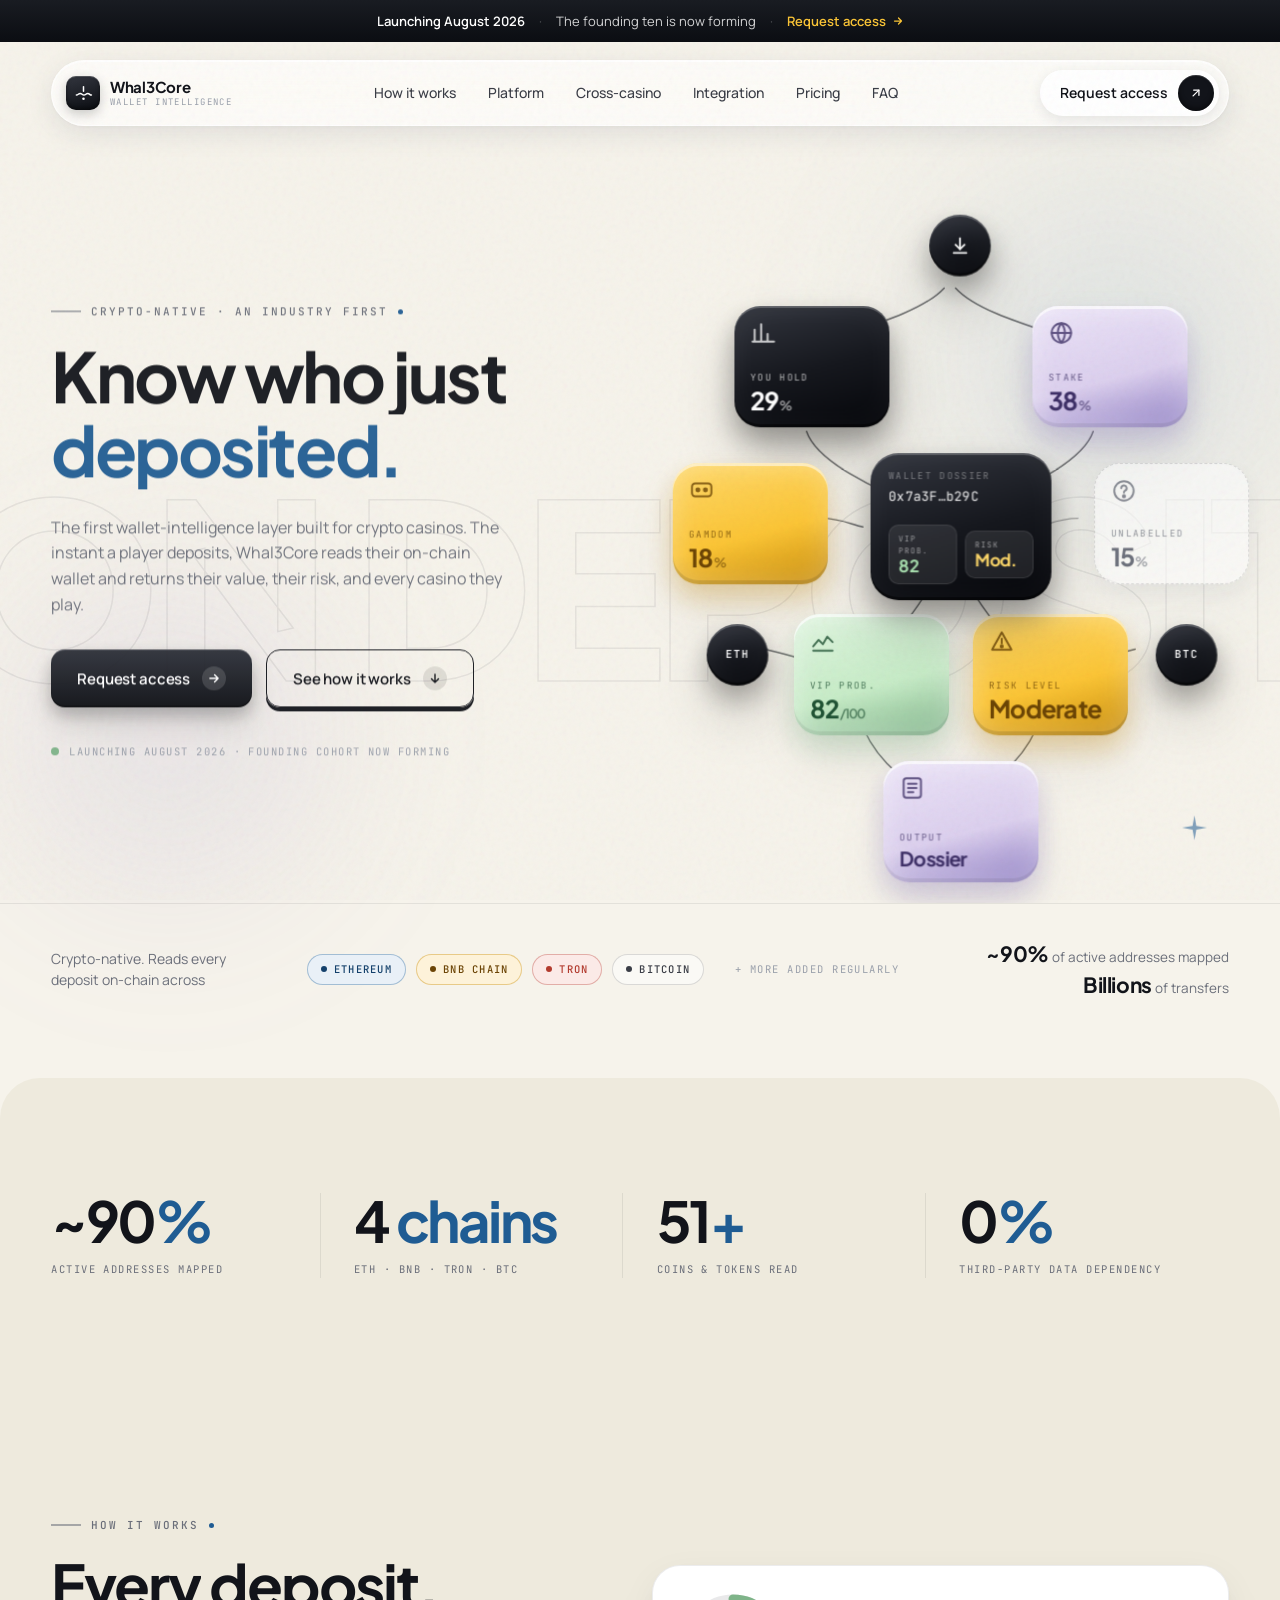
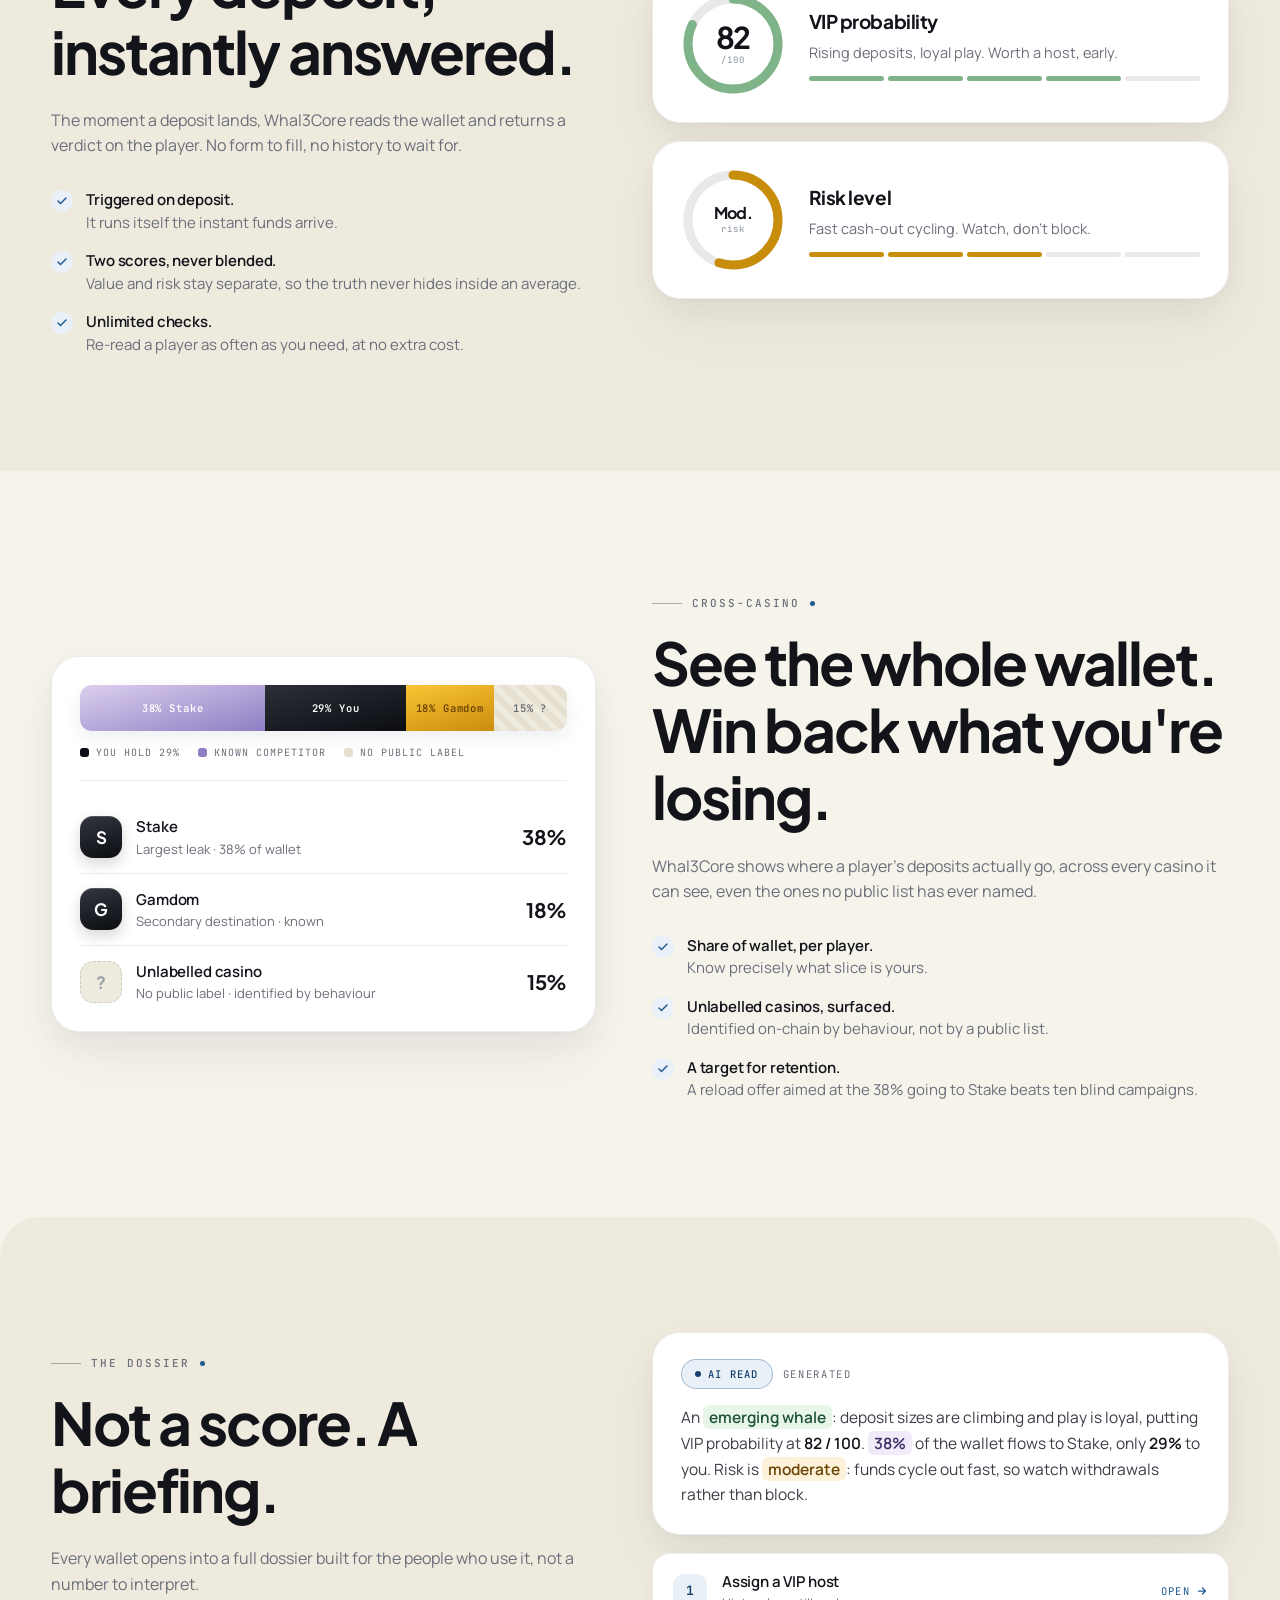
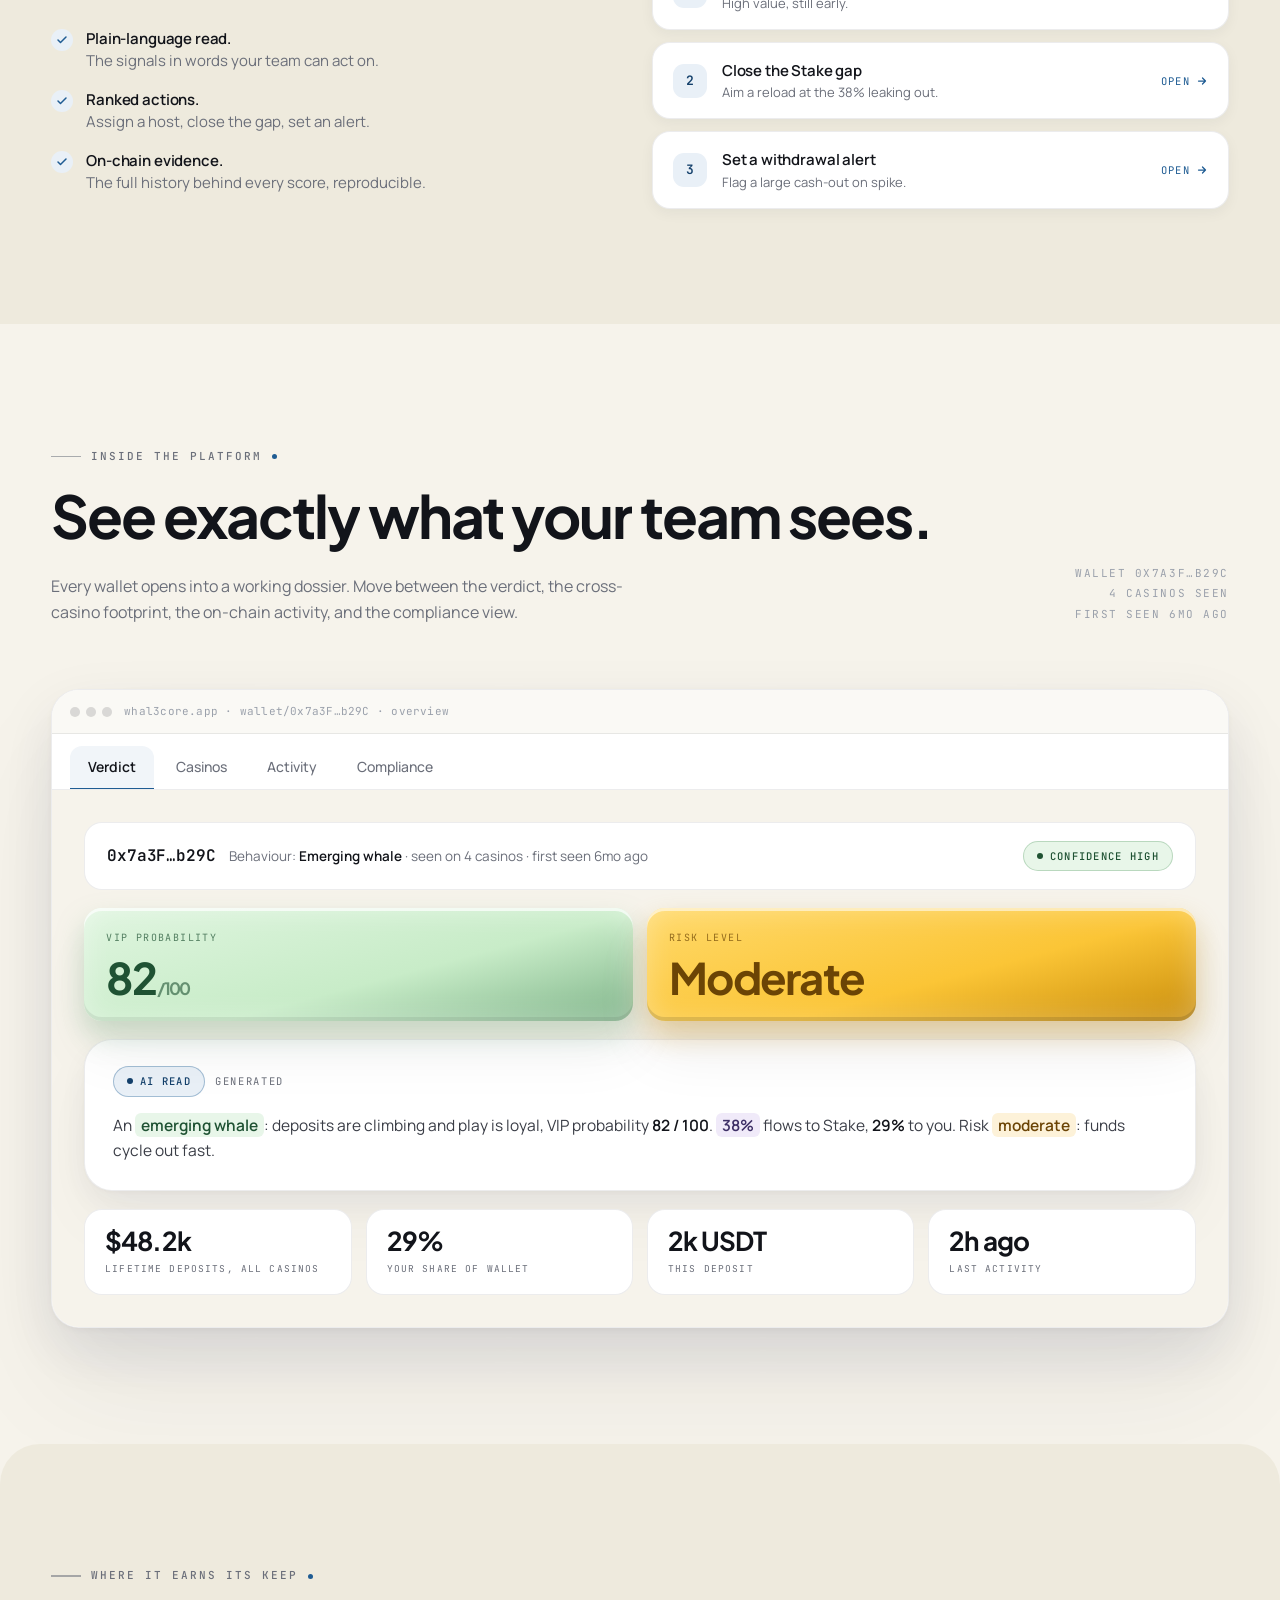
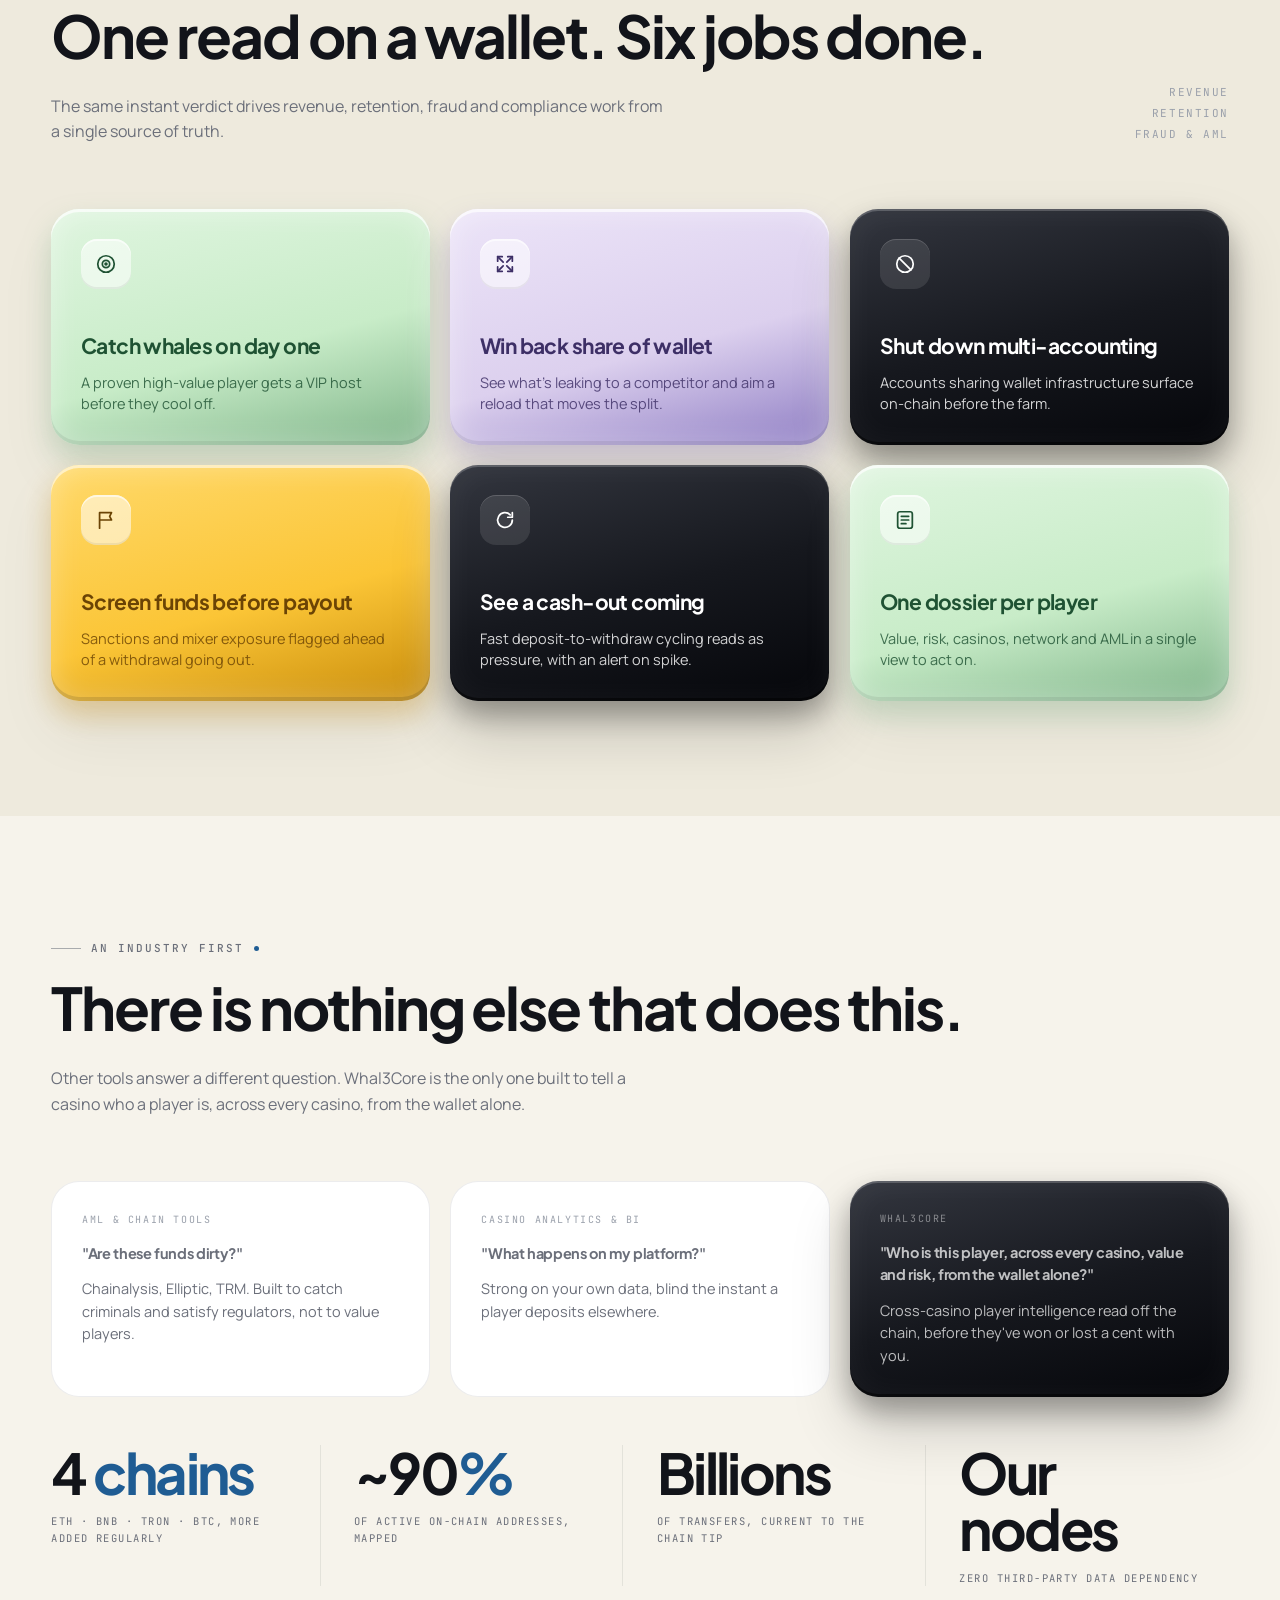
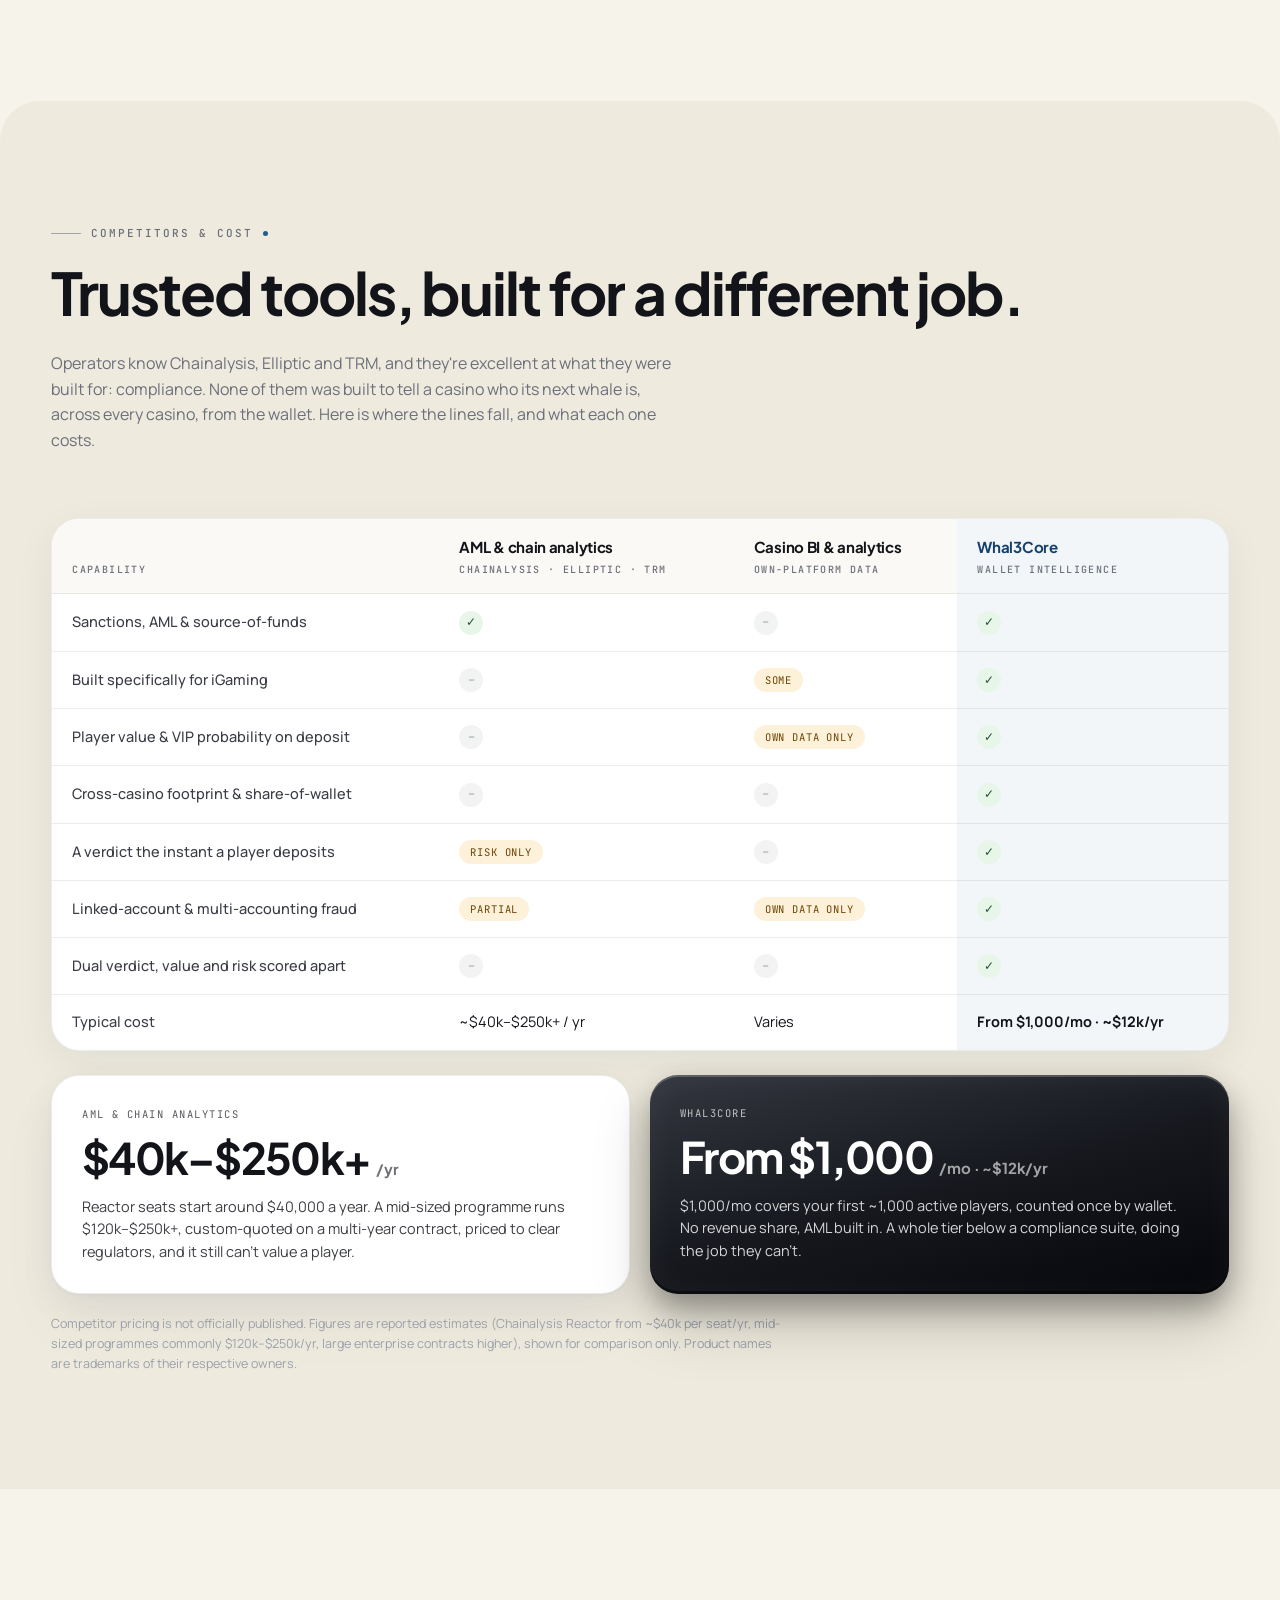
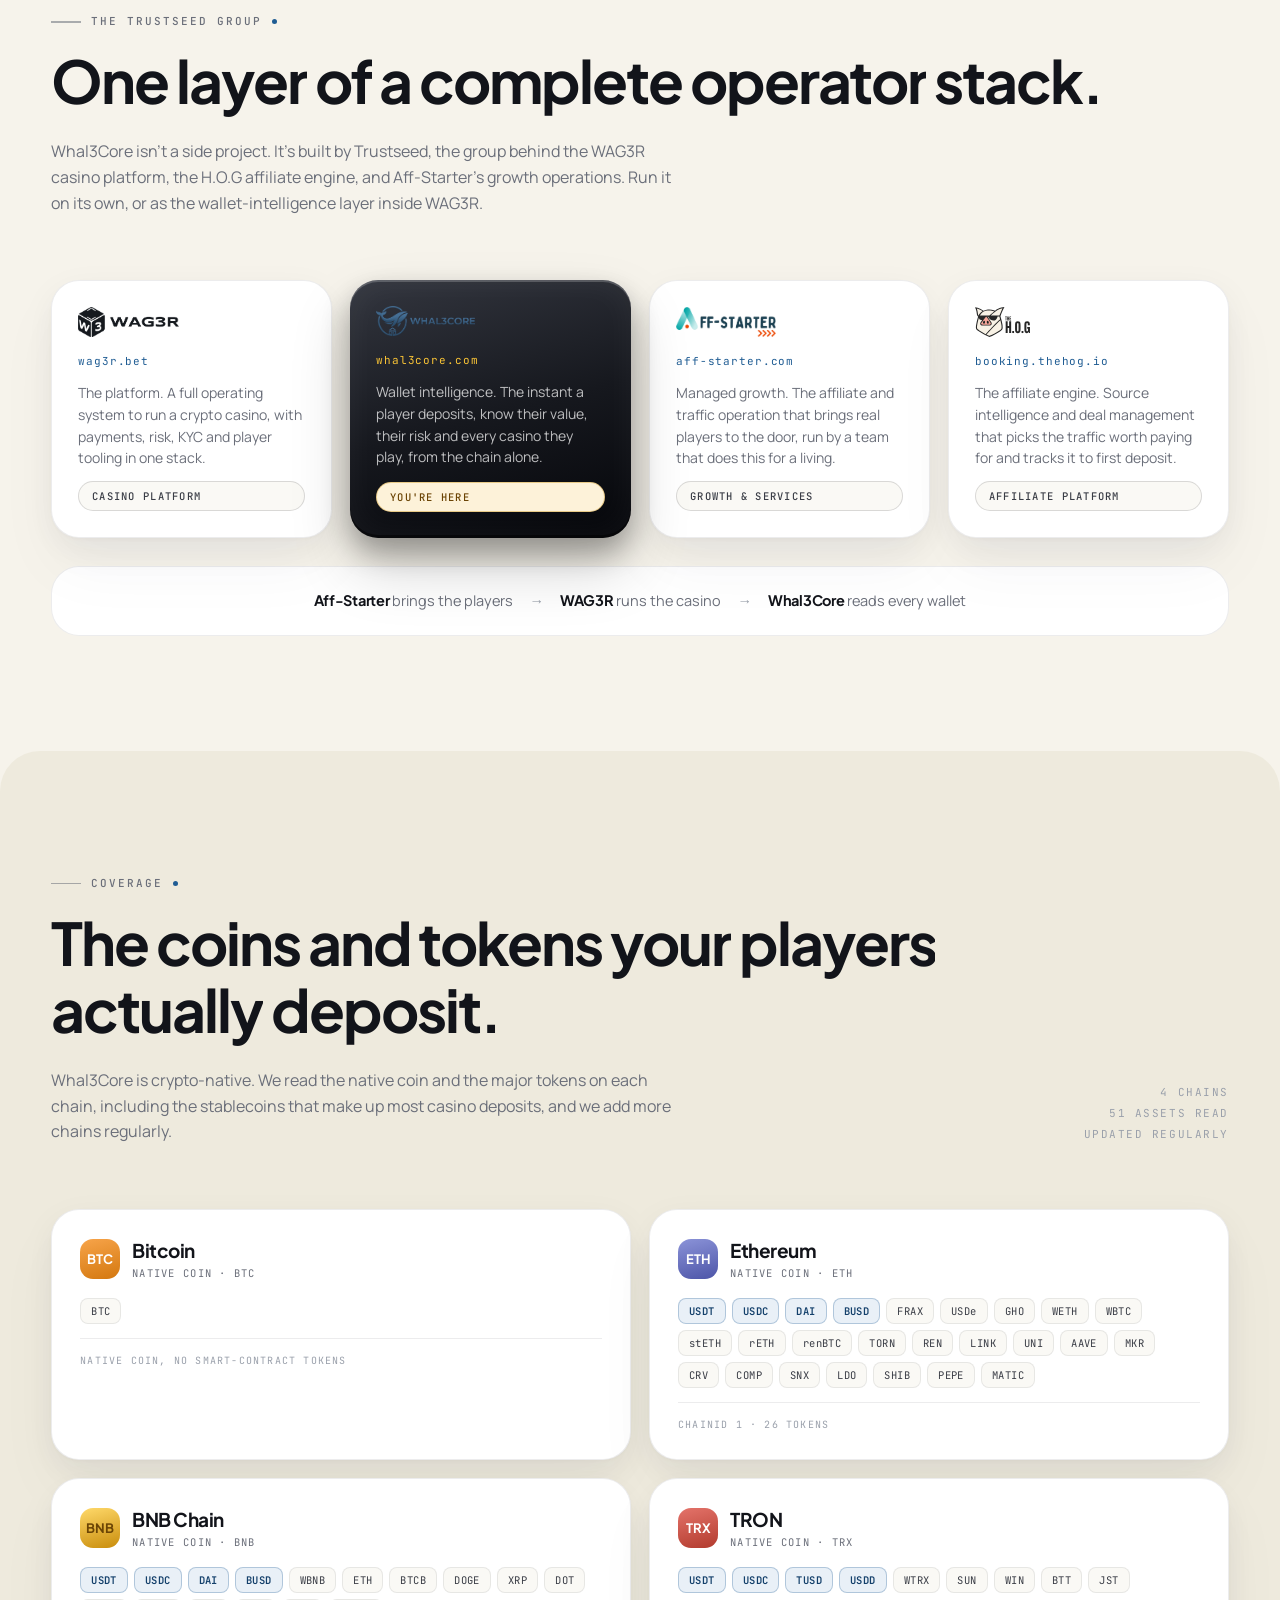
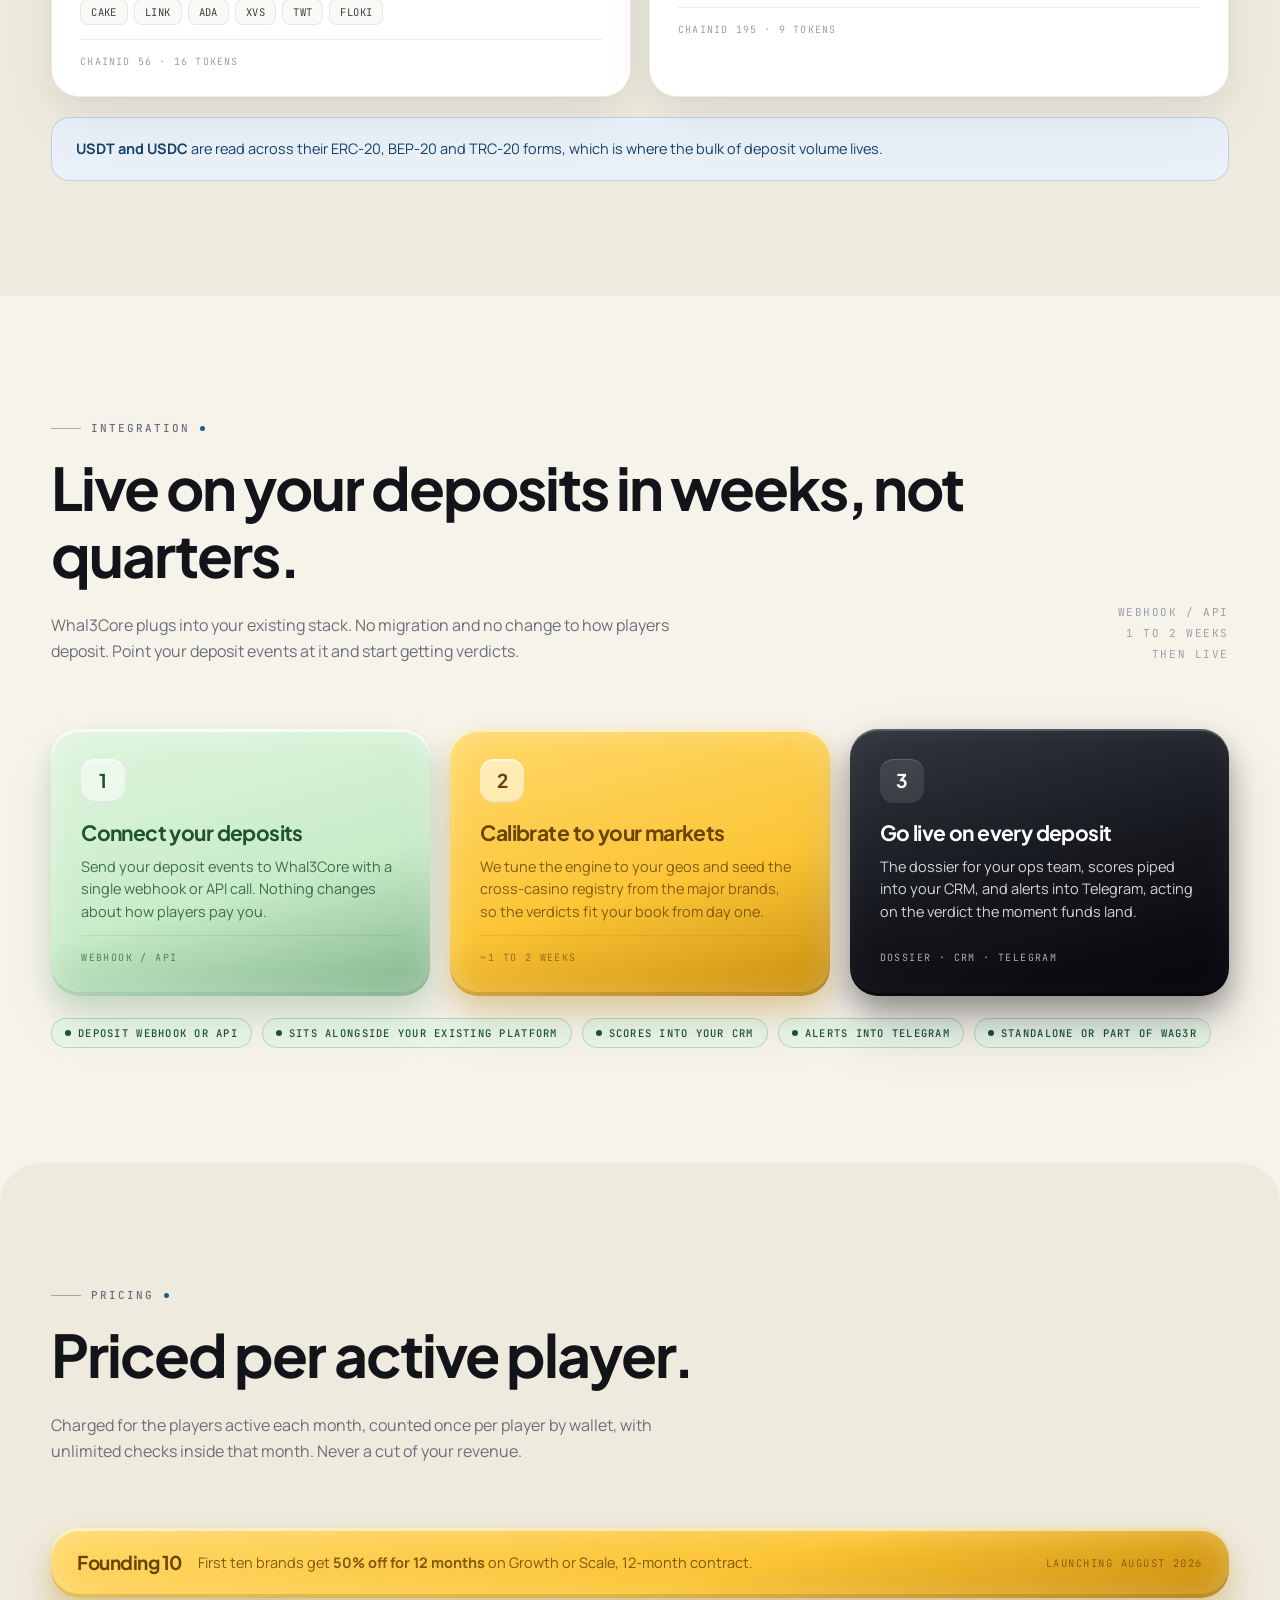
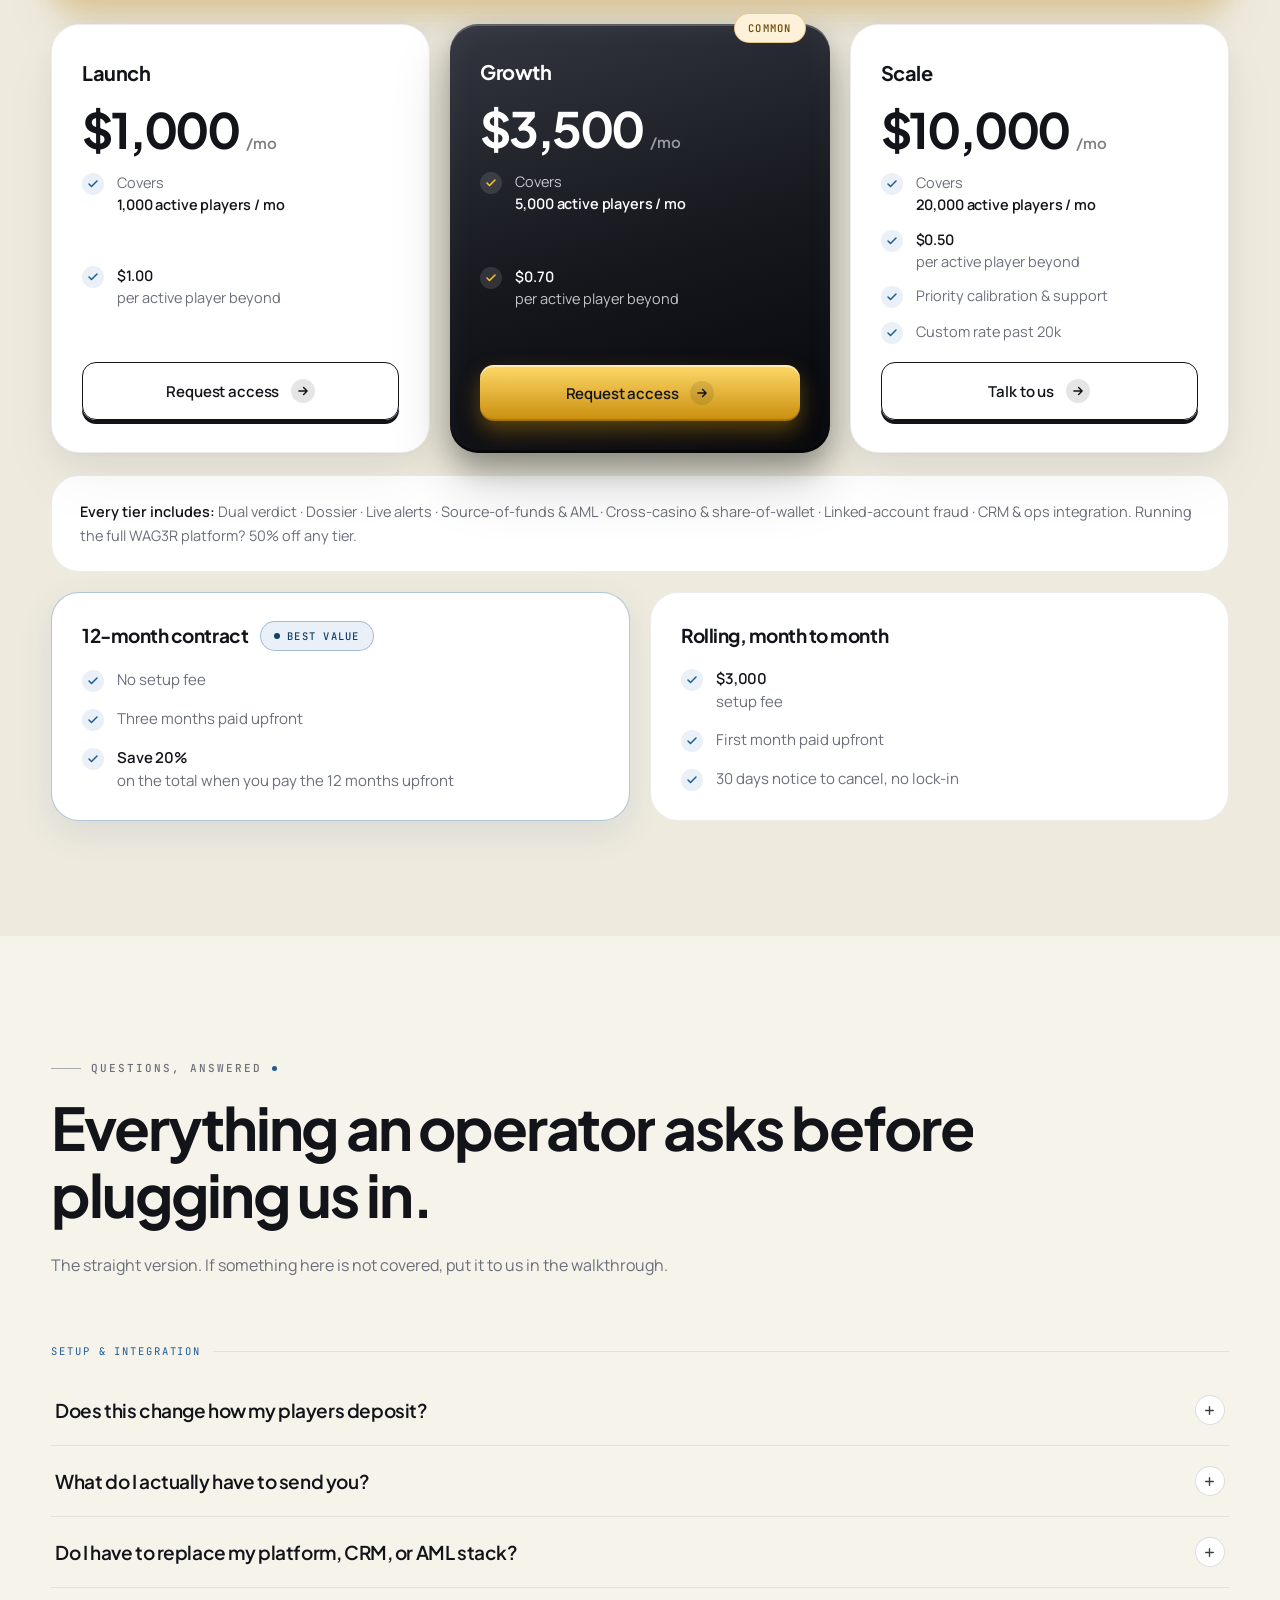
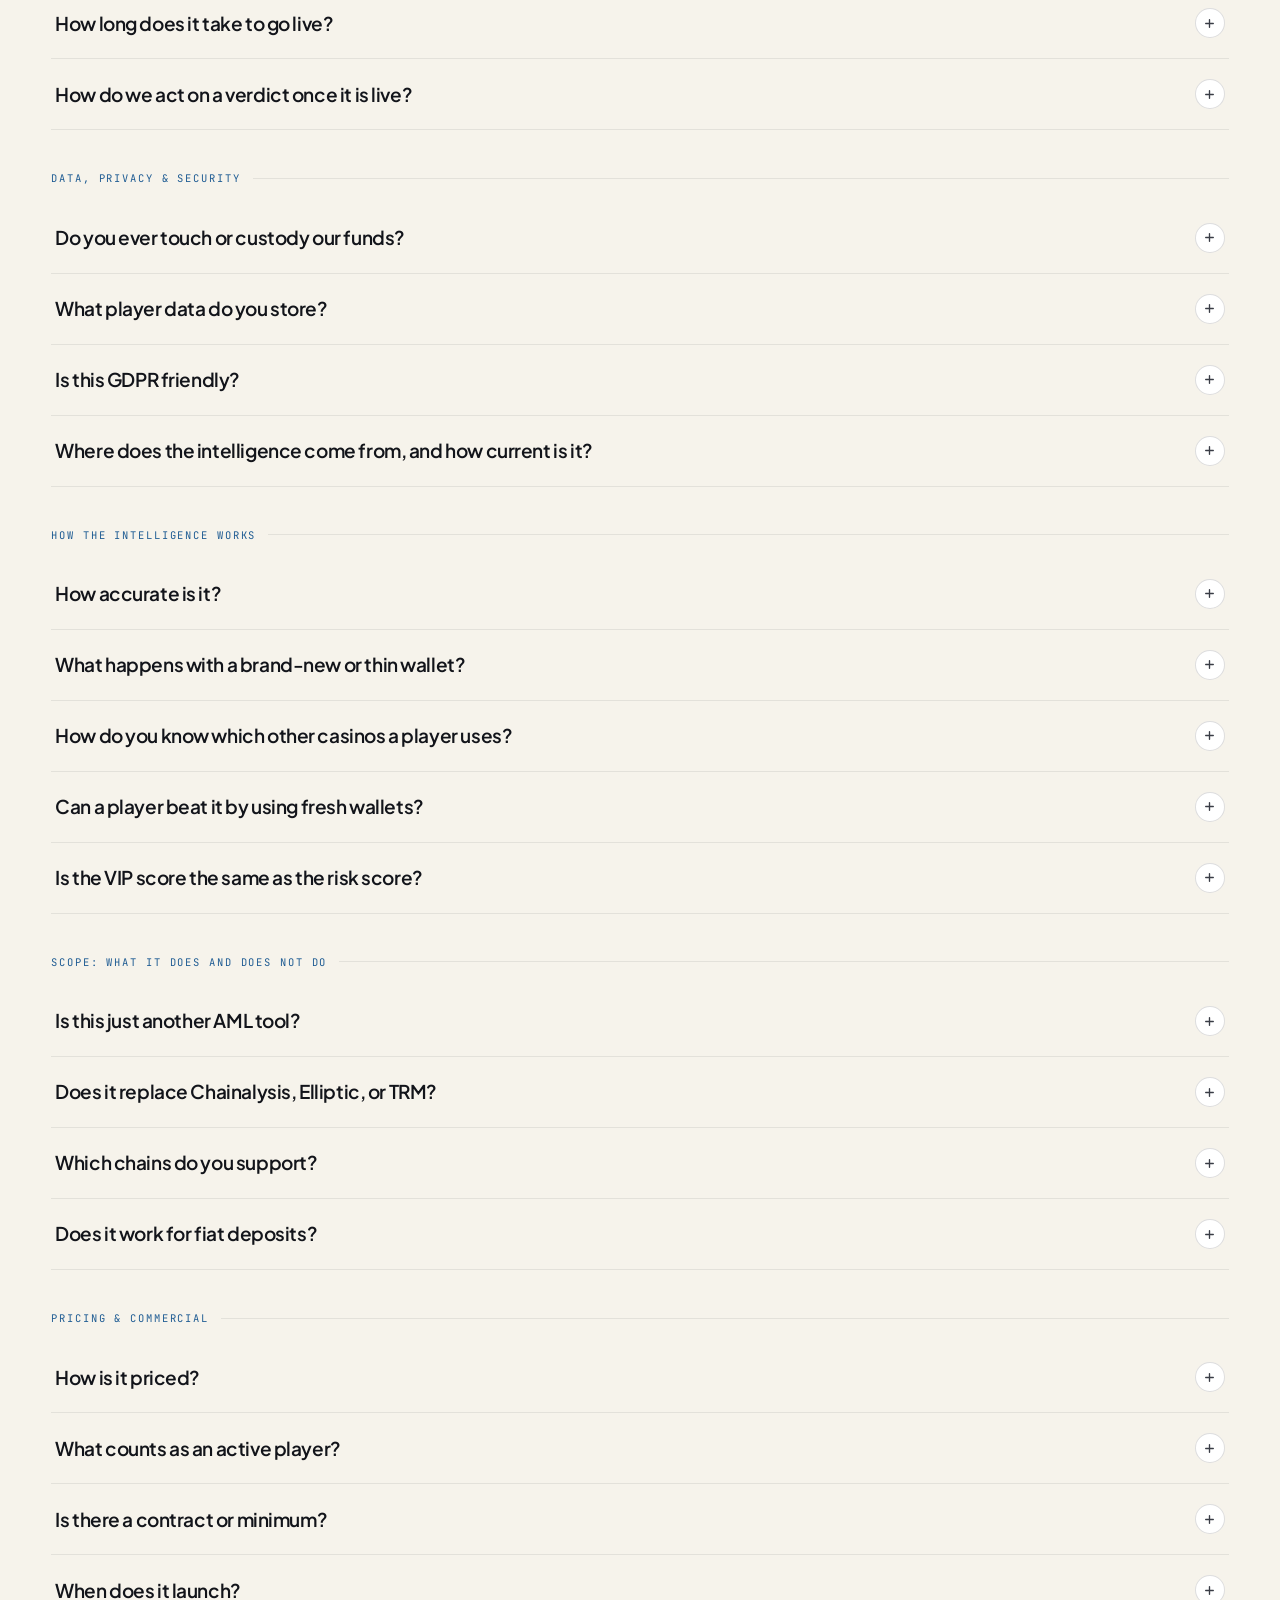
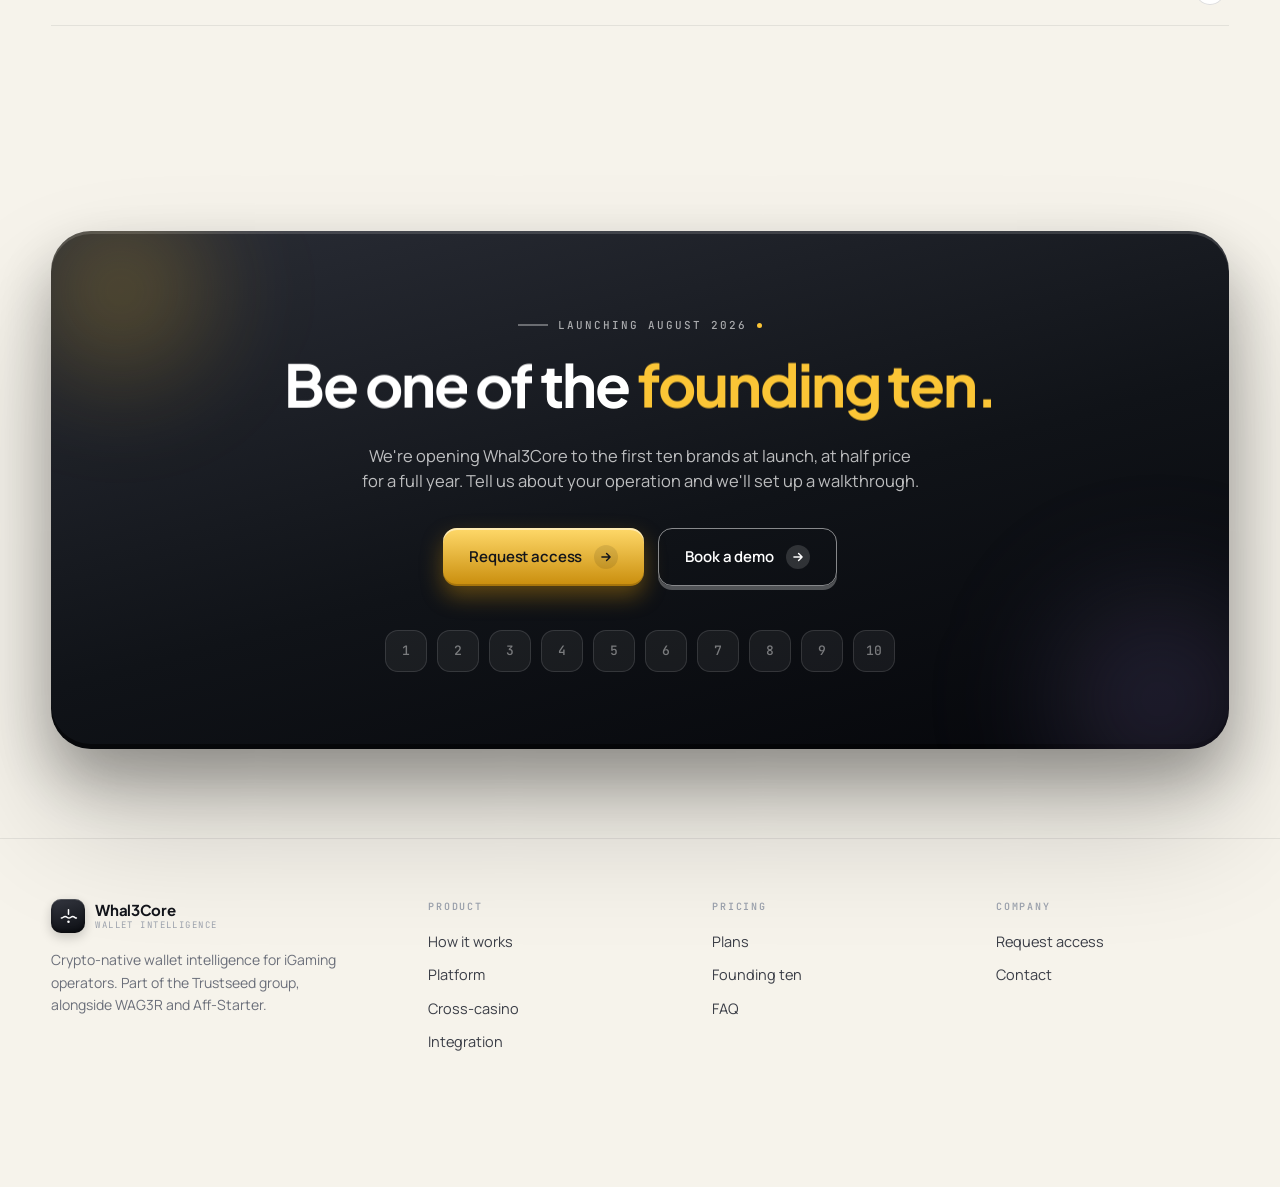
<file: v2/index.html>
<!DOCTYPE html>
<html lang="en">
<head>
<meta charset="utf-8">
<meta name="viewport" content="width=device-width, initial-scale=1">
<title>Whal3Core · Know who just deposited</title>
<meta name="description" content="The first wallet-intelligence layer built for crypto casinos. The instant a player deposits, Whal3Core reads their on-chain wallet and returns their value, their risk, and every casino they play.">
<meta property="og:title" content="Whal3Core · Know who just deposited">
<meta property="og:description" content="Crypto-native wallet intelligence for iGaming operators. Value, risk and cross-casino footprint, returned the instant a player deposits.">
<meta property="og:type" content="website">
<link rel="icon" href="data:image/svg+xml,<svg xmlns='http://www.w3.org/2000/svg' viewBox='0 0 24 24'><rect width='24' height='24' rx='6' fill='%230b0d12'/><path d='M3 14c2.4 0 2.4-2 4.8-2s2.4 2 4.8 2 2.4-2 4.8-2 2.4 2 4.6 2' fill='none' stroke='%23fff' stroke-width='1.9' stroke-linecap='round'/></svg>">
<link rel="preload" href="assets/fonts/plus-jakarta-sans-latin-700-normal.woff2" as="font" type="font/woff2" crossorigin>
<link rel="preload" href="assets/fonts/manrope-latin-400-normal.woff2" as="font" type="font/woff2" crossorigin>
<link rel="stylesheet" href="assets/fonts.css">
<link rel="stylesheet" href="assets/style.css">
<script>document.documentElement.classList.add('js');</script>
</head>
<body>

<div class="ambient ambient-1" aria-hidden="true"></div>
<div class="ambient ambient-2" aria-hidden="true"></div>

<!-- ══════════════════ ANNOUNCEMENT ══════════════════ -->
<div class="announce">
  <div class="wrap">
    <span><b>Launching August 2026</b></span>
    <span class="sep">·</span>
    <span>The founding ten is now forming</span>
    <span class="sep">·</span>
    <a href="#access">Request access
      <svg width="12" height="12" viewBox="0 0 24 24" fill="none" stroke="currentColor" stroke-width="2.5" stroke-linecap="round" stroke-linejoin="round"><path d="M5 12h14M13 6l6 6-6 6"/></svg>
    </a>
  </div>
</div>

<!-- ══════════════════ HEADER ══════════════════ -->
<div class="header-shell">
  <header class="header anim-fade">
    <a class="brand" href="#top" aria-label="Whal3Core home">
      <span class="brand-mark" aria-hidden="true">
        <svg viewBox="0 0 24 24" fill="none" stroke="currentColor" stroke-width="1.9" stroke-linecap="round" stroke-linejoin="round">
          <path d="M3 14c2.4 0 2.4-2 4.8-2s2.4 2 4.8 2 2.4-2 4.8-2 2.4 2 4.6 2"/>
          <path d="M12 3.5v5.5"/>
          <circle cx="12" cy="18.5" r="1.6" fill="currentColor" stroke="none"/>
        </svg>
      </span>
      <span class="brand-text">
        <span class="a">Whal3Core</span>
        <span class="b">Wallet intelligence</span>
      </span>
    </a>

    <nav class="nav" aria-label="Primary">
      <a href="#how">How it works</a>
      <a href="#platform">Platform</a>
      <a href="#cross-casino">Cross-casino</a>
      <a href="#integration">Integration</a>
      <a href="#pricing">Pricing</a>
      <a href="#faq">FAQ</a>
    </nav>

    <button class="nav-toggle" id="navToggle" aria-label="Open menu" aria-expanded="false">
      <svg viewBox="0 0 24 24" fill="none" stroke="currentColor" stroke-width="2" stroke-linecap="round"><path d="M4 7h16M4 12h16M4 17h16"/></svg>
    </button>

    <a class="header-cta" href="#access">
      <span class="label">Request access</span>
      <span class="dot" aria-hidden="true">
        <svg viewBox="0 0 24 24" fill="none" stroke="currentColor" stroke-width="2.2" stroke-linecap="round" stroke-linejoin="round"><path d="M7 17 L17 7"/><path d="M8 7 H17 V16"/></svg>
      </span>
    </a>
  </header>
</div>

<!-- ══════════════════ HERO ══════════════════ -->
<main id="top">
<section class="hero">
  <div class="bg-word" aria-hidden="true">ON&nbsp;DEPOSIT</div>
  <div class="wrap hero-grid">

    <div class="hero-copy">
      <span class="eyebrow anim-fade">Crypto-native · an industry first</span>

      <h1 class="display h1 hero-title">
        <span class="line"><span>Know who just</span></span>
        <span class="line"><span><em>deposited.</em></span></span>
      </h1>

      <p class="lede hero-lede anim-fade">The first wallet-intelligence layer built for crypto casinos. The instant a player deposits, Whal3Core reads their on-chain wallet and returns their value, their risk, and every casino they play.</p>

      <div class="hero-actions anim-fade">
        <a class="btn btn-dark" href="#access">Request access
          <span class="arrow"><svg viewBox="0 0 24 24" fill="none" stroke="currentColor" stroke-width="2.5" stroke-linecap="round" stroke-linejoin="round"><path d="M5 12h14M13 6l6 6-6 6"/></svg></span>
        </a>
        <a class="btn btn-ghost" href="#how">See how it works
          <span class="arrow"><svg viewBox="0 0 24 24" fill="none" stroke="currentColor" stroke-width="2.5" stroke-linecap="round" stroke-linejoin="round"><path d="M12 5v14M6 13l6 6 6-6"/></svg></span>
        </a>
      </div>

      <span class="hero-note anim-fade"><i class="pulse"></i>Launching August 2026 · founding cohort now forming</span>
    </div>

    <!-- constellation: the wallet graph -->
    <div class="hero-visual">
      <div class="constellation" id="constellation" role="img" aria-label="Diagram: a deposit lands on a wallet, which is read across four casinos and returns a VIP score of 82 and a moderate risk level.">
        <svg class="links" viewBox="0 0 580 640" preserveAspectRatio="xMidYMid meet" aria-hidden="true">
          <path d="M 284 64 C 260 90, 200 105, 152 122"/>
          <path d="M 296 64 C 320 90, 380 105, 428 122"/>
          <path d="M 140 214 C 150 244, 210 276, 262 292"/>
          <path d="M 440 214 C 430 244, 370 276, 318 292"/>
          <path d="M 156 305 C 176 305, 188 312, 199 314"/>
          <path class="dashed" d="M 424 305 C 404 305, 392 312, 381 314"/>
          <path d="M 262 388 C 245 415, 220 442, 200 462"/>
          <path d="M 318 388 C 335 415, 360 442, 380 462"/>
          <path d="M 96 442 C 122 448, 148 456, 160 462"/>
          <path d="M 484 442 C 458 448, 440 456, 428 462"/>
          <path d="M 200 526 C 215 560, 250 590, 290 606"/>
          <path d="M 380 526 C 365 560, 330 590, 290 606"/>
        </svg>

        <div class="constellation-inner" id="constellationInner">

          <div class="node node-pill n-deposit">
            <div class="node-face clay clay-dark" title="Deposit event">
              <svg width="22" height="22" viewBox="0 0 24 24" fill="none" stroke="currentColor" stroke-width="1.9" stroke-linecap="round" stroke-linejoin="round"><path d="M12 4v12"/><path d="M7 11l5 5 5-5"/><path d="M5 20h14"/></svg>
            </div>
          </div>

          <div class="node node-sm n-you">
            <div class="node-face clay clay-dark">
              <span class="node-ico" aria-hidden="true">
                <svg viewBox="0 0 24 24" fill="none" stroke="currentColor" stroke-width="1.8" stroke-linecap="round" stroke-linejoin="round"><path d="M4 20V9M10 20V4M16 20v-7M22 20H2"/></svg>
              </span>
              <span>
                <span class="node-k">You hold</span>
                <span class="node-v">29<small>%</small></span>
              </span>
            </div>
          </div>

          <div class="node node-sm n-stake">
            <div class="node-face clay clay-iris">
              <span class="node-ico" aria-hidden="true">
                <svg viewBox="0 0 24 24" fill="none" stroke="currentColor" stroke-width="1.8" stroke-linecap="round" stroke-linejoin="round"><circle cx="12" cy="12" r="9"/><path d="M12 3a14 14 0 0 0 0 18a14 14 0 0 0 0-18"/><path d="M3 12h18"/></svg>
              </span>
              <span>
                <span class="node-k">Stake</span>
                <span class="node-v">38<small>%</small></span>
              </span>
            </div>
          </div>

          <div class="node node-sm n-gamdom">
            <div class="node-face clay clay-amber">
              <span class="node-ico" aria-hidden="true">
                <svg viewBox="0 0 24 24" fill="none" stroke="currentColor" stroke-width="1.8" stroke-linecap="round" stroke-linejoin="round"><rect x="3" y="6" width="18" height="12" rx="3"/><circle cx="8.5" cy="12" r="1.4" fill="currentColor"/><circle cx="15.5" cy="12" r="1.4" fill="currentColor"/></svg>
              </span>
              <span>
                <span class="node-k">Gamdom</span>
                <span class="node-v">18<small>%</small></span>
              </span>
            </div>
          </div>

          <div class="node node-core n-core">
            <div class="node-face clay clay-dark">
              <span>
                <span class="node-k" style="color:rgba(255,255,255,.55)">Wallet dossier</span>
                <span class="addr">0x7a3F…b29C</span>
              </span>
              <span class="split">
                <div><span class="k">VIP prob.</span><span class="v mint">82</span></div>
                <div><span class="k">Risk</span><span class="v amber">Mod.</span></div>
              </span>
            </div>
          </div>

          <div class="node node-sm n-unknown node-ghost">
            <div class="node-face">
              <span class="node-ico" aria-hidden="true">
                <svg viewBox="0 0 24 24" fill="none" stroke="currentColor" stroke-width="1.8" stroke-linecap="round" stroke-linejoin="round"><circle cx="12" cy="12" r="9"/><path d="M9.5 9.5a2.5 2.5 0 1 1 3.4 2.3c-.6.3-.9.8-.9 1.5v.4"/><circle cx="12" cy="17" r="1" fill="currentColor"/></svg>
              </span>
              <span>
                <span class="node-k">Unlabelled</span>
                <span class="node-v">15<small>%</small></span>
              </span>
            </div>
          </div>

          <div class="node node-pill n-eth">
            <div class="node-face clay clay-dark">ETH</div>
          </div>

          <div class="node node-sm n-vip">
            <div class="node-face clay clay-mint">
              <span class="node-ico" aria-hidden="true">
                <svg viewBox="0 0 24 24" fill="none" stroke="currentColor" stroke-width="1.8" stroke-linecap="round" stroke-linejoin="round"><path d="M3 17l5-6 4 4 4-7 5 5"/><path d="M3 21h18"/></svg>
              </span>
              <span>
                <span class="node-k">VIP prob.</span>
                <span class="node-v">82<small>/100</small></span>
              </span>
            </div>
          </div>

          <div class="node node-sm n-risk">
            <div class="node-face clay clay-amber">
              <span class="node-ico" aria-hidden="true">
                <svg viewBox="0 0 24 24" fill="none" stroke="currentColor" stroke-width="1.8" stroke-linecap="round" stroke-linejoin="round"><path d="M12 4l9 16H3z"/><path d="M12 10v4"/><circle cx="12" cy="17" r="1" fill="currentColor"/></svg>
              </span>
              <span>
                <span class="node-k">Risk level</span>
                <span class="node-v">Moderate</span>
              </span>
            </div>
          </div>

          <div class="node node-pill n-btc">
            <div class="node-face clay clay-dark">BTC</div>
          </div>

          <div class="node node-sm n-dossier">
            <div class="node-face clay clay-iris">
              <span class="node-ico" aria-hidden="true">
                <svg viewBox="0 0 24 24" fill="none" stroke="currentColor" stroke-width="1.8" stroke-linecap="round" stroke-linejoin="round"><rect x="4" y="3" width="16" height="18" rx="2.5"/><path d="M8 8h8M8 12h8M8 16h5"/></svg>
              </span>
              <span>
                <span class="node-k">Output</span>
                <span class="node-v" style="font-size:20px">Dossier</span>
              </span>
            </div>
          </div>

        </div>

        <span class="spark" aria-hidden="true">
          <svg viewBox="0 0 24 24" fill="currentColor"><path d="M12 2 L13.5 10.5 L22 12 L13.5 13.5 L12 22 L10.5 13.5 L2 12 L10.5 10.5 Z"/></svg>
        </span>
      </div>
    </div>
  </div>
</section>

<!-- ══════════════════ CHAIN STRIP ══════════════════ -->
<section class="chains">
  <div class="wrap chains-inner anim-fade">
    <p class="chains-label">Crypto-native. Reads every deposit on-chain across</p>
    <div class="chains-list">
      <span class="chip chip-steel chip-dot">Ethereum</span>
      <span class="chip chip-amber chip-dot">BNB Chain</span>
      <span class="chip chip-risk chip-dot">TRON</span>
      <span class="chip chip-dot">Bitcoin</span>
    </div>
    <span class="chains-more">+ more added regularly</span>
    <p class="chains-stat"><b>~90%</b> of active addresses mapped<br><b>Billions</b> of transfers</p>
  </div>
</section>

<!-- ══════════════════ STATS ══════════════════ -->
<section class="section section-tint section-round">
  <div class="wrap">
    <div class="stats">
      <div class="stat">
        <div class="stat-num" data-count="90" data-suffix="%" data-prefix="~">~0<span class="accent">%</span></div>
        <div class="stat-label">Active addresses mapped</div>
      </div>
      <div class="stat">
        <div class="stat-num" data-count="4" data-suffix=" chains">0<span class="accent"> chains</span></div>
        <div class="stat-label">ETH · BNB · TRON · BTC</div>
      </div>
      <div class="stat">
        <div class="stat-num" data-count="51" data-suffix="">0<span class="accent">+</span></div>
        <div class="stat-label">Coins &amp; tokens read</div>
      </div>
      <div class="stat">
        <div class="stat-num" data-count="0" data-suffix="">0<span class="accent">%</span></div>
        <div class="stat-label">Third-party data dependency</div>
      </div>
    </div>
  </div>
</section>

<!-- ══════════════════ HOW IT WORKS ══════════════════ -->
<section class="section section-tint" id="how">
  <div class="wrap">
    <div class="split">
      <div class="split-copy">
        <span class="eyebrow">How it works</span>
        <h2 class="display h2 reveal">Every deposit, instantly answered.</h2>
        <p class="lede">The moment a deposit lands, Whal3Core reads the wallet and returns a verdict on the player. No form to fill, no history to wait for.</p>
        <ul class="ticks">
          <li><span class="tick"><svg viewBox="0 0 24 24" fill="none" stroke="currentColor" stroke-width="3" stroke-linecap="round" stroke-linejoin="round"><path d="M20 6L9 17l-5-5"/></svg></span>
            <span><strong>Triggered on deposit.</strong> It runs itself the instant funds arrive.</span></li>
          <li><span class="tick"><svg viewBox="0 0 24 24" fill="none" stroke="currentColor" stroke-width="3" stroke-linecap="round" stroke-linejoin="round"><path d="M20 6L9 17l-5-5"/></svg></span>
            <span><strong>Two scores, never blended.</strong> Value and risk stay separate, so the truth never hides inside an average.</span></li>
          <li><span class="tick"><svg viewBox="0 0 24 24" fill="none" stroke="currentColor" stroke-width="3" stroke-linecap="round" stroke-linejoin="round"><path d="M20 6L9 17l-5-5"/></svg></span>
            <span><strong>Unlimited checks.</strong> Re-read a player as often as you need, at no extra cost.</span></li>
        </ul>
      </div>

      <div class="scores">
        <div class="score panel panel-lift">
          <div class="score-dial">
            <svg viewBox="0 0 104 104" aria-hidden="true">
              <circle class="track" cx="52" cy="52" r="45"/>
              <circle class="fill" cx="52" cy="52" r="45" stroke="#7fb489" data-dash="82"/>
            </svg>
            <span class="num">82<small>/100</small></span>
          </div>
          <div class="score-body">
            <div class="k">VIP probability</div>
            <p>Rising deposits, loyal play. Worth a host, early.</p>
            <div class="score-bars"><i class="on-mint"></i><i class="on-mint"></i><i class="on-mint"></i><i class="on-mint"></i><i></i></div>
          </div>
        </div>

        <div class="score panel panel-lift">
          <div class="score-dial">
            <svg viewBox="0 0 104 104" aria-hidden="true">
              <circle class="track" cx="52" cy="52" r="45"/>
              <circle class="fill" cx="52" cy="52" r="45" stroke="#c98d0c" data-dash="55"/>
            </svg>
            <span class="num" style="font-size:16px">Mod.<small>risk</small></span>
          </div>
          <div class="score-body">
            <div class="k">Risk level</div>
            <p>Fast cash-out cycling. Watch, don't block.</p>
            <div class="score-bars"><i class="on-amber"></i><i class="on-amber"></i><i class="on-amber"></i><i></i><i></i></div>
          </div>
        </div>
      </div>
    </div>
  </div>
</section>

<!-- ══════════════════ CROSS-CASINO ══════════════════ -->
<section class="section" id="cross-casino">
  <div class="wrap">
    <div class="split reverse">
      <div class="split-copy">
        <span class="eyebrow">Cross-casino</span>
        <h2 class="display h2 reveal">See the whole wallet. Win back what you're losing.</h2>
        <p class="lede">Whal3Core shows where a player's deposits actually go, across every casino it can see, even the ones no public list has ever named.</p>
        <ul class="ticks">
          <li><span class="tick"><svg viewBox="0 0 24 24" fill="none" stroke="currentColor" stroke-width="3" stroke-linecap="round" stroke-linejoin="round"><path d="M20 6L9 17l-5-5"/></svg></span>
            <span><strong>Share of wallet, per player.</strong> Know precisely what slice is yours.</span></li>
          <li><span class="tick"><svg viewBox="0 0 24 24" fill="none" stroke="currentColor" stroke-width="3" stroke-linecap="round" stroke-linejoin="round"><path d="M20 6L9 17l-5-5"/></svg></span>
            <span><strong>Unlabelled casinos, surfaced.</strong> Identified on-chain by behaviour, not by a public list.</span></li>
          <li><span class="tick"><svg viewBox="0 0 24 24" fill="none" stroke="currentColor" stroke-width="3" stroke-linecap="round" stroke-linejoin="round"><path d="M20 6L9 17l-5-5"/></svg></span>
            <span><strong>A target for retention.</strong> A reload offer aimed at the 38% going to Stake beats ten blind campaigns.</span></li>
        </ul>
      </div>

      <div class="panel panel-lift wallet-card">
        <div class="sow-bar" data-sow>
          <span class="sow-stake" style="flex:38">38% Stake</span>
          <span class="sow-you" style="flex:29">29% You</span>
          <span class="sow-gamdom" style="flex:18">18% Gamdom</span>
          <span class="sow-unknown" style="flex:15">15% ?</span>
        </div>
        <div class="sow-legend">
          <span><i style="background:#0b0d12"></i>You hold 29%</span>
          <span><i style="background:#8f7ec4"></i>Known competitor</span>
          <span><i style="background:#e5e0d0"></i>No public label</span>
        </div>

        <div class="casino-row">
          <span class="casino-badge">S</span>
          <span>
            <span class="casino-name">Stake</span>
            <span class="casino-sub">Largest leak · 38% of wallet</span>
          </span>
          <span class="casino-share">38%</span>
        </div>
        <div class="casino-row">
          <span class="casino-badge">G</span>
          <span>
            <span class="casino-name">Gamdom</span>
            <span class="casino-sub">Secondary destination · known</span>
          </span>
          <span class="casino-share">18%</span>
        </div>
        <div class="casino-row">
          <span class="casino-badge ghost">?</span>
          <span>
            <span class="casino-name">Unlabelled casino</span>
            <span class="casino-sub">No public label · identified by behaviour</span>
          </span>
          <span class="casino-share">15%</span>
        </div>
      </div>
    </div>
  </div>
</section>

<!-- ══════════════════ THE DOSSIER ══════════════════ -->
<section class="section section-tint section-round">
  <div class="wrap">
    <div class="split">
      <div class="split-copy">
        <span class="eyebrow">The dossier</span>
        <h2 class="display h2 reveal">Not a score. A briefing.</h2>
        <p class="lede">Every wallet opens into a full dossier built for the people who use it, not a number to interpret.</p>
        <ul class="ticks">
          <li><span class="tick"><svg viewBox="0 0 24 24" fill="none" stroke="currentColor" stroke-width="3" stroke-linecap="round" stroke-linejoin="round"><path d="M20 6L9 17l-5-5"/></svg></span>
            <span><strong>Plain-language read.</strong> The signals in words your team can act on.</span></li>
          <li><span class="tick"><svg viewBox="0 0 24 24" fill="none" stroke="currentColor" stroke-width="3" stroke-linecap="round" stroke-linejoin="round"><path d="M20 6L9 17l-5-5"/></svg></span>
            <span><strong>Ranked actions.</strong> Assign a host, close the gap, set an alert.</span></li>
          <li><span class="tick"><svg viewBox="0 0 24 24" fill="none" stroke="currentColor" stroke-width="3" stroke-linecap="round" stroke-linejoin="round"><path d="M20 6L9 17l-5-5"/></svg></span>
            <span><strong>On-chain evidence.</strong> The full history behind every score, reproducible.</span></li>
        </ul>
      </div>

      <div>
        <div class="panel airead">
          <div class="airead-head">
            <span class="chip chip-steel chip-dot">AI read</span>
            <span class="t">Generated</span>
          </div>
          <p>An <span class="hl-mint">emerging whale</span>: deposit sizes are climbing and play is loyal, putting VIP probability at <b>82 / 100</b>. <span class="hl-iris">38%</span> of the wallet flows to Stake, only <b>29%</b> to you. Risk is <span class="hl-amber">moderate</span>: funds cycle out fast, so watch withdrawals rather than block.</p>
        </div>

        <div class="actions">
          <a class="action" href="#access">
            <span class="action-n">1</span>
            <span>
              <span class="action-t">Assign a VIP host</span>
              <span class="action-s">High value, still early.</span>
            </span>
            <span class="action-go">Open <svg viewBox="0 0 24 24" fill="none" stroke="currentColor" stroke-width="2.5" stroke-linecap="round" stroke-linejoin="round"><path d="M5 12h14M13 6l6 6-6 6"/></svg></span>
          </a>
          <a class="action" href="#access">
            <span class="action-n">2</span>
            <span>
              <span class="action-t">Close the Stake gap</span>
              <span class="action-s">Aim a reload at the 38% leaking out.</span>
            </span>
            <span class="action-go">Open <svg viewBox="0 0 24 24" fill="none" stroke="currentColor" stroke-width="2.5" stroke-linecap="round" stroke-linejoin="round"><path d="M5 12h14M13 6l6 6-6 6"/></svg></span>
          </a>
          <a class="action" href="#access">
            <span class="action-n">3</span>
            <span>
              <span class="action-t">Set a withdrawal alert</span>
              <span class="action-s">Flag a large cash-out on spike.</span>
            </span>
            <span class="action-go">Open <svg viewBox="0 0 24 24" fill="none" stroke="currentColor" stroke-width="2.5" stroke-linecap="round" stroke-linejoin="round"><path d="M5 12h14M13 6l6 6-6 6"/></svg></span>
          </a>
        </div>
      </div>
    </div>
  </div>
</section>

<!-- ══════════════════ PLATFORM ══════════════════ -->
<section class="section" id="platform">
  <div class="wrap">
    <div class="section-head">
      <div>
        <span class="eyebrow">Inside the platform</span>
        <h2 class="display h2 reveal">See exactly what your team sees.</h2>
        <p class="lede">Every wallet opens into a working dossier. Move between the verdict, the cross-casino footprint, the on-chain activity, and the compliance view.</p>
      </div>
      <div class="section-meta">Wallet 0x7a3F…b29C<br>4 casinos seen<br>First seen 6mo ago</div>
    </div>

    <div class="app">
      <div class="app-bar">
        <span class="app-dots" aria-hidden="true"><i></i><i></i><i></i></span>
        <span class="app-url" id="appUrl">whal3core.app · wallet/0x7a3F…b29C · overview</span>
      </div>

      <div class="app-tabs" role="tablist" aria-label="Dossier views">
        <button class="app-tab" role="tab" aria-selected="true" aria-controls="p-verdict" id="t-verdict" data-url="whal3core.app · wallet/0x7a3F…b29C · overview">Verdict</button>
        <button class="app-tab" role="tab" aria-selected="false" aria-controls="p-casinos" id="t-casinos" data-url="whal3core.app · wallet/0x7a3F…b29C · casinos">Casinos</button>
        <button class="app-tab" role="tab" aria-selected="false" aria-controls="p-activity" id="t-activity" data-url="whal3core.app · wallet/0x7a3F…b29C · activity">Activity</button>
        <button class="app-tab" role="tab" aria-selected="false" aria-controls="p-compliance" id="t-compliance" data-url="whal3core.app · wallet/0x7a3F…b29C · compliance">Compliance</button>
      </div>

      <div class="app-body">

        <!-- VERDICT -->
        <div class="app-panel" role="tabpanel" id="p-verdict" aria-labelledby="t-verdict">
          <div class="wallet-head">
            <span class="addr">0x7a3F…b29C</span>
            <span class="meta">Behaviour: <b>Emerging whale</b> · seen on 4 casinos · first seen 6mo ago</span>
            <span class="chip chip-mint chip-dot conf">Confidence high</span>
          </div>

          <div class="verdict-pair">
            <div class="verdict clay clay-mint">
              <div class="k">VIP probability</div>
              <div class="v">82<small>/100</small></div>
            </div>
            <div class="verdict clay clay-amber">
              <div class="k">Risk level</div>
              <div class="v">Moderate</div>
            </div>
          </div>

          <div class="panel airead" style="margin-bottom:0">
            <div class="airead-head">
              <span class="chip chip-steel chip-dot">AI read</span>
              <span class="t">Generated</span>
            </div>
            <p>An <span class="hl-mint">emerging whale</span>: deposits are climbing and play is loyal, VIP probability <b>82 / 100</b>. <span class="hl-iris">38%</span> flows to Stake, <b>29%</b> to you. Risk <span class="hl-amber">moderate</span>: funds cycle out fast.</p>
          </div>

          <div class="kpis">
            <div class="kpi"><div class="v">$48.2k</div><div class="k">Lifetime deposits, all casinos</div></div>
            <div class="kpi"><div class="v">29%</div><div class="k">Your share of wallet</div></div>
            <div class="kpi"><div class="v">2k USDT</div><div class="k">This deposit</div></div>
            <div class="kpi"><div class="v">2h ago</div><div class="k">Last activity</div></div>
          </div>
        </div>

        <!-- CASINOS -->
        <div class="app-panel" role="tabpanel" id="p-casinos" aria-labelledby="t-casinos" hidden>
          <div class="panel wallet-card">
            <div class="sow-bar">
              <span class="sow-stake" style="flex:38">38% Stake</span>
              <span class="sow-you" style="flex:29">29% You</span>
              <span class="sow-gamdom" style="flex:18">18% Gamdom</span>
              <span class="sow-unknown" style="flex:15">15% ?</span>
            </div>
            <div class="sow-legend" style="border-bottom:0;padding-bottom:0;margin-bottom:0">
              <span><i style="background:#0b0d12"></i>You hold 29%</span>
              <span><i style="background:#8f7ec4"></i>Known competitor</span>
              <span><i style="background:#e5e0d0"></i>No public label</span>
            </div>
          </div>

          <div class="panel wallet-card">
            <div class="casino-row">
              <span class="casino-badge">S</span>
              <span>
                <span class="casino-name">Stake <span class="chip chip-iris" style="margin-left:6px">Known</span></span>
                <span class="casino-sub">Largest leak in this wallet · last deposit 2 days ago · confidence high</span>
              </span>
              <span class="casino-share">38%</span>
            </div>
            <div class="casino-row">
              <span class="casino-badge">G</span>
              <span>
                <span class="casino-name">Gamdom <span class="chip chip-iris" style="margin-left:6px">Known</span></span>
                <span class="casino-sub">Secondary destination · last deposit 9 days ago · confidence high</span>
              </span>
              <span class="casino-share">18%</span>
            </div>
            <div class="casino-row">
              <span class="casino-badge ghost">?</span>
              <span>
                <span class="casino-name">Unlabelled casino <span class="chip chip-amber" style="margin-left:6px">By behaviour</span></span>
                <span class="casino-sub">No public label, identified on-chain · pattern deposit-retention · confidence medium</span>
              </span>
              <span class="casino-share">15%</span>
            </div>
          </div>
        </div>

        <!-- ACTIVITY -->
        <div class="app-panel" role="tabpanel" id="p-activity" aria-labelledby="t-activity" hidden>
          <div class="feed">
            <div class="feed-item">
              <span class="feed-dot clay clay-mint"><svg viewBox="0 0 24 24" fill="none" stroke="currentColor" stroke-width="2" stroke-linecap="round" stroke-linejoin="round"><path d="M12 5v14M6 13l6 6 6-6"/></svg></span>
              <span>
                <span class="feed-t">Deposit · 2,000 USDT to you</span>
                <span class="feed-s">VIP queue triggered automatically</span>
              </span>
              <span class="feed-time">2 hours ago</span>
            </div>
            <div class="feed-item">
              <span class="feed-dot clay clay-amber"><svg viewBox="0 0 24 24" fill="none" stroke="currentColor" stroke-width="2" stroke-linecap="round" stroke-linejoin="round"><path d="M12 19V5M6 11l6-6 6 6"/></svg></span>
              <span>
                <span class="feed-t">Withdrawal · 5,000 USDT</span>
                <span class="feed-s">Routed toward a known competitor wallet</span>
              </span>
              <span class="feed-time">1 day ago</span>
            </div>
            <div class="feed-item">
              <span class="feed-dot clay clay-iris"><svg viewBox="0 0 24 24" fill="none" stroke="currentColor" stroke-width="2" stroke-linecap="round" stroke-linejoin="round"><path d="M10 13a5 5 0 0 0 7 0l3-3a5 5 0 0 0-7-7l-1 1"/><path d="M14 11a5 5 0 0 0-7 0l-3 3a5 5 0 0 0 7 7l1-1"/></svg></span>
              <span>
                <span class="feed-t">New casino link detected</span>
                <span class="feed-s">Unlabelled casino, identified by behaviour</span>
              </span>
              <span class="feed-time">3 days ago</span>
            </div>
            <div class="feed-item">
              <span class="feed-dot clay clay-mint"><svg viewBox="0 0 24 24" fill="none" stroke="currentColor" stroke-width="2" stroke-linecap="round" stroke-linejoin="round"><path d="M12 5v14M6 13l6 6 6-6"/></svg></span>
              <span>
                <span class="feed-t">Deposit · 1,200 USDT to you</span>
                <span class="feed-s">Consistent with a rising deposit curve</span>
              </span>
              <span class="feed-time">5 days ago</span>
            </div>
            <div class="feed-item">
              <span class="feed-dot clay clay-dark"><svg viewBox="0 0 24 24" fill="none" stroke="currentColor" stroke-width="2" stroke-linecap="round" stroke-linejoin="round"><circle cx="12" cy="12" r="8"/><path d="M12 8v4l3 2"/></svg></span>
              <span>
                <span class="feed-t">Wallet first seen on-chain</span>
                <span class="feed-s">Start of the recorded history for this wallet</span>
              </span>
              <span class="feed-time">6 months ago</span>
            </div>
          </div>
        </div>

        <!-- COMPLIANCE -->
        <div class="app-panel" role="tabpanel" id="p-compliance" aria-labelledby="t-compliance" hidden>
          <div class="wallet-head">
            <span class="addr" style="font-size:14px">Source of funds &amp; AML</span>
            <span class="meta">Screened at the moment of deposit</span>
          </div>
          <div class="aml-grid">
            <div class="aml-row">
              <span><span class="t">Sanctions screening</span><span class="s">OFAC, EU, UN lists</span></span>
              <span class="chip chip-mint chip-dot">Clean</span>
            </div>
            <div class="aml-row">
              <span><span class="t">Mixer exposure</span><span class="s">2 hops from a known mixer</span></span>
              <span class="chip chip-amber chip-dot">Flag</span>
            </div>
            <div class="aml-row">
              <span><span class="t">Source of funds</span><span class="s">Funded from a major exchange</span></span>
              <span class="chip chip-steel chip-dot">Exchange</span>
            </div>
            <div class="aml-row">
              <span><span class="t">Darknet exposure</span><span class="s">No direct interaction</span></span>
              <span class="chip chip-mint chip-dot">None</span>
            </div>
          </div>

          <div class="wallet-head">
            <span class="addr" style="font-size:14px">Wallet holdings</span>
          </div>
          <div class="holdings">
            <div class="holding">
              <span class="sym">USDT</span>
              <span class="name">Tether</span>
              <span class="amt">18,400</span>
              <span class="chain">TRON · ERC-20</span>
            </div>
            <div class="holding">
              <span class="sym">ETH</span>
              <span class="name">Ethereum</span>
              <span class="amt">4.20</span>
              <span class="chain">0x7a3F…b29C</span>
            </div>
            <div class="holding">
              <span class="sym">BTC</span>
              <span class="name">Bitcoin</span>
              <span class="amt">0.31</span>
              <span class="chain">bc1q…8t4z</span>
            </div>
          </div>
        </div>

      </div>
    </div>
  </div>
</section>

<!-- ══════════════════ USE CASES ══════════════════ -->
<section class="section section-tint section-round">
  <div class="wrap">
    <div class="section-head">
      <div>
        <span class="eyebrow">Where it earns its keep</span>
        <h2 class="display h2 reveal">One read on a wallet. Six jobs done.</h2>
        <p class="lede">The same instant verdict drives revenue, retention, fraud and compliance work from a single source of truth.</p>
      </div>
      <div class="section-meta">Revenue<br>Retention<br>Fraud &amp; AML</div>
    </div>

    <div class="cases">
      <article class="case clay clay-mint tilt">
        <span class="case-ico"><svg viewBox="0 0 24 24" fill="none" stroke="currentColor" stroke-width="1.9" stroke-linecap="round" stroke-linejoin="round"><circle cx="12" cy="12" r="9"/><circle cx="12" cy="12" r="4"/><circle cx="12" cy="12" r="1" fill="currentColor"/></svg></span>
        <h3>Catch whales on day one</h3>
        <p>A proven high-value player gets a VIP host before they cool off.</p>
      </article>
      <article class="case clay clay-iris tilt">
        <span class="case-ico"><svg viewBox="0 0 24 24" fill="none" stroke="currentColor" stroke-width="1.9" stroke-linecap="round" stroke-linejoin="round"><path d="M4 9V4h5M20 15v5h-5M20 9V4h-5M4 15v5h5"/><path d="M4 4l6 6M20 20l-6-6M20 4l-6 6M4 20l6-6"/></svg></span>
        <h3>Win back share of wallet</h3>
        <p>See what's leaking to a competitor and aim a reload that moves the split.</p>
      </article>
      <article class="case clay clay-dark tilt">
        <span class="case-ico"><svg viewBox="0 0 24 24" fill="none" stroke="currentColor" stroke-width="1.9" stroke-linecap="round" stroke-linejoin="round"><circle cx="12" cy="12" r="9"/><path d="M5.6 5.6l12.8 12.8"/></svg></span>
        <h3>Shut down multi-accounting</h3>
        <p>Accounts sharing wallet infrastructure surface on-chain before the farm.</p>
      </article>
      <article class="case clay clay-amber tilt">
        <span class="case-ico"><svg viewBox="0 0 24 24" fill="none" stroke="currentColor" stroke-width="1.9" stroke-linecap="round" stroke-linejoin="round"><path d="M5 21V4h13l-2 4 2 4H5"/></svg></span>
        <h3>Screen funds before payout</h3>
        <p>Sanctions and mixer exposure flagged ahead of a withdrawal going out.</p>
      </article>
      <article class="case clay clay-dark tilt">
        <span class="case-ico"><svg viewBox="0 0 24 24" fill="none" stroke="currentColor" stroke-width="1.9" stroke-linecap="round" stroke-linejoin="round"><path d="M20 12a8 8 0 1 1-2.3-5.6"/><path d="M20 4v5h-5"/></svg></span>
        <h3>See a cash-out coming</h3>
        <p>Fast deposit-to-withdraw cycling reads as pressure, with an alert on spike.</p>
      </article>
      <article class="case clay clay-mint tilt">
        <span class="case-ico"><svg viewBox="0 0 24 24" fill="none" stroke="currentColor" stroke-width="1.9" stroke-linecap="round" stroke-linejoin="round"><rect x="4" y="3" width="16" height="18" rx="2.5"/><path d="M8 8h8M8 12h8M8 16h5"/></svg></span>
        <h3>One dossier per player</h3>
        <p>Value, risk, casinos, network and AML in a single view to act on.</p>
      </article>
    </div>
  </div>
</section>

<!-- ══════════════════ INDUSTRY FIRST ══════════════════ -->
<section class="section">
  <div class="wrap">
    <div class="section-head">
      <div>
        <span class="eyebrow">An industry first</span>
        <h2 class="display h2 reveal">There is nothing else that does this.</h2>
        <p class="lede">Other tools answer a different question. Whal3Core is the only one built to tell a casino who a player is, across every casino, from the wallet alone.</p>
      </div>
    </div>

    <div class="stance">
      <div class="stance-col muted">
        <span class="stance-tag">AML &amp; chain tools</span>
        <p class="stance-q">"Are these funds dirty?"</p>
        <p>Chainalysis, Elliptic, TRM. Built to catch criminals and satisfy regulators, not to value players.</p>
      </div>
      <div class="stance-col muted">
        <span class="stance-tag">Casino analytics &amp; BI</span>
        <p class="stance-q">"What happens on my platform?"</p>
        <p>Strong on your own data, blind the instant a player deposits elsewhere.</p>
      </div>
      <div class="stance-col clay clay-dark">
        <span class="stance-tag">Whal3Core</span>
        <p class="stance-q">"Who is this player, across every casino, value and risk, from the wallet alone?"</p>
        <p>Cross-casino player intelligence read off the chain, before they've won or lost a cent with you.</p>
      </div>
    </div>

    <div class="stats" style="margin-top:48px">
      <div class="stat">
        <div class="stat-num" data-count="4" data-suffix=" chains">0<span class="accent"> chains</span></div>
        <div class="stat-label">ETH · BNB · TRON · BTC, more added regularly</div>
      </div>
      <div class="stat">
        <div class="stat-num" data-count="90" data-prefix="~" data-suffix="%">~0<span class="accent">%</span></div>
        <div class="stat-label">Of active on-chain addresses, mapped</div>
      </div>
      <div class="stat">
        <div class="stat-num">Billions</div>
        <div class="stat-label">Of transfers, current to the chain tip</div>
      </div>
      <div class="stat">
        <div class="stat-num">Our nodes</div>
        <div class="stat-label">Zero third-party data dependency</div>
      </div>
    </div>
  </div>
</section>

<!-- ══════════════════ COMPETITORS & COST ══════════════════ -->
<section class="section section-tint section-round">
  <div class="wrap">
    <div class="section-head">
      <div>
        <span class="eyebrow">Competitors &amp; cost</span>
        <h2 class="display h2 reveal">Trusted tools, built for a different job.</h2>
        <p class="lede">Operators know Chainalysis, Elliptic and TRM, and they're excellent at what they were built for: compliance. None of them was built to tell a casino who its next whale is, across every casino, from the wallet. Here is where the lines fall, and what each one costs.</p>
      </div>
    </div>

    <div class="table-scroll">
      <table class="cmp">
        <thead>
          <tr>
            <th>Capability</th>
            <th><span>AML &amp; chain analytics</span>Chainalysis · Elliptic · TRM</th>
            <th><span>Casino BI &amp; analytics</span>Own-platform data</th>
            <th class="own"><span>Whal3Core</span>Wallet intelligence</th>
          </tr>
        </thead>
        <tbody>
          <tr><td class="feat">Sanctions, AML &amp; source-of-funds</td><td><span class="yes">✓</span></td><td><span class="no">–</span></td><td class="own"><span class="yes">✓</span></td></tr>
          <tr><td class="feat">Built specifically for iGaming</td><td><span class="no">–</span></td><td><span class="part">Some</span></td><td class="own"><span class="yes">✓</span></td></tr>
          <tr><td class="feat">Player value &amp; VIP probability on deposit</td><td><span class="no">–</span></td><td><span class="part">Own data only</span></td><td class="own"><span class="yes">✓</span></td></tr>
          <tr><td class="feat">Cross-casino footprint &amp; share-of-wallet</td><td><span class="no">–</span></td><td><span class="no">–</span></td><td class="own"><span class="yes">✓</span></td></tr>
          <tr><td class="feat">A verdict the instant a player deposits</td><td><span class="part">Risk only</span></td><td><span class="no">–</span></td><td class="own"><span class="yes">✓</span></td></tr>
          <tr><td class="feat">Linked-account &amp; multi-accounting fraud</td><td><span class="part">Partial</span></td><td><span class="part">Own data only</span></td><td class="own"><span class="yes">✓</span></td></tr>
          <tr><td class="feat">Dual verdict, value and risk scored apart</td><td><span class="no">–</span></td><td><span class="no">–</span></td><td class="own"><span class="yes">✓</span></td></tr>
          <tr><td class="feat">Typical cost</td><td>~$40k–$250k+ / yr</td><td>Varies</td><td class="own"><b>From $1,000/mo · ~$12k/yr</b></td></tr>
        </tbody>
      </table>
    </div>

    <div class="cost">
      <div class="cost-card panel">
        <div class="k">AML &amp; chain analytics</div>
        <div class="v">$40k–$250k+ <small>/yr</small></div>
        <p>Reactor seats start around $40,000 a year. A mid-sized programme runs $120k–$250k+, custom-quoted on a multi-year contract, priced to clear regulators, and it still can't value a player.</p>
      </div>
      <div class="cost-card clay clay-dark">
        <div class="k">Whal3Core</div>
        <div class="v">From $1,000 <small>/mo · ~$12k/yr</small></div>
        <p>$1,000/mo covers your first ~1,000 active players, counted once by wallet. No revenue share, AML built in. A whole tier below a compliance suite, doing the job they can't.</p>
      </div>
    </div>

    <p class="cost-note">Competitor pricing is not officially published. Figures are reported estimates (Chainalysis Reactor from ~$40k per seat/yr, mid-sized programmes commonly $120k–$250k/yr, large enterprise contracts higher), shown for comparison only. Product names are trademarks of their respective owners.</p>
  </div>
</section>

<!-- ══════════════════ TRUSTSEED GROUP ══════════════════ -->
<section class="section">
  <div class="wrap">
    <div class="section-head">
      <div>
        <span class="eyebrow">The Trustseed group</span>
        <h2 class="display h2 reveal">One layer of a complete operator stack.</h2>
        <p class="lede">Whal3Core isn't a side project. It's built by Trustseed, the group behind the WAG3R casino platform, the H.O.G affiliate engine, and Aff-Starter's growth operations. Run it on its own, or as the wallet-intelligence layer inside WAG3R.</p>
      </div>
    </div>

    <div class="group-grid">
      <article class="group-card panel panel-lift">
        <span class="group-logo"><img src="assets/elogo-wag3r.png" alt="WAG3R"></span>
        <span class="dom">wag3r.bet</span>
        <p>The platform. A full operating system to run a crypto casino, with payments, risk, KYC and player tooling in one stack.</p>
        <span class="chip">Casino platform</span>
      </article>

      <article class="group-card clay clay-dark">
        <span class="group-logo"><img src="assets/elogo-whal3core.png" alt="Whal3Core"></span>
        <span class="dom">whal3core.com</span>
        <p>Wallet intelligence. The instant a player deposits, know their value, their risk and every casino they play, from the chain alone.</p>
        <span class="chip chip-amber">You're here</span>
      </article>

      <article class="group-card panel panel-lift">
        <span class="group-logo"><img src="assets/elogo-aff-starter.png" alt="Aff-Starter"></span>
        <span class="dom">aff-starter.com</span>
        <p>Managed growth. The affiliate and traffic operation that brings real players to the door, run by a team that does this for a living.</p>
        <span class="chip">Growth &amp; services</span>
      </article>

      <article class="group-card panel panel-lift">
        <span class="group-logo"><img src="assets/elogo-the-h-o-g.svg" alt="The H.O.G"></span>
        <span class="dom">booking.thehog.io</span>
        <p>The affiliate engine. Source intelligence and deal management that picks the traffic worth paying for and tracks it to first deposit.</p>
        <span class="chip">Affiliate platform</span>
      </article>
    </div>

    <div class="group-flow">
      <span><b>Aff-Starter</b> brings the players</span>
      <span class="arr">→</span>
      <span><b>WAG3R</b> runs the casino</span>
      <span class="arr">→</span>
      <span><b>Whal3Core</b> reads every wallet</span>
    </div>
  </div>
</section>

<!-- ══════════════════ COVERAGE ══════════════════ -->
<section class="section section-tint section-round">
  <div class="wrap">
    <div class="section-head">
      <div>
        <span class="eyebrow">Coverage</span>
        <h2 class="display h2 reveal">The coins and tokens your players actually deposit.</h2>
        <p class="lede">Whal3Core is crypto-native. We read the native coin and the major tokens on each chain, including the stablecoins that make up most casino deposits, and we add more chains regularly.</p>
      </div>
      <div class="section-meta">4 chains<br>51 assets read<br>Updated regularly</div>
    </div>

    <div class="coverage">
      <article class="panel panel-lift chain-card">
        <div class="chain-head">
          <span class="chain-mark chain-btc">BTC</span>
          <span>
            <span class="chain-name">Bitcoin</span>
            <span class="chain-native">Native coin · BTC</span>
          </span>
        </div>
        <div class="token-list"><span class="token">BTC</span></div>
        <div class="chain-foot">Native coin, no smart-contract tokens</div>
      </article>

      <article class="panel panel-lift chain-card">
        <div class="chain-head">
          <span class="chain-mark chain-eth">ETH</span>
          <span>
            <span class="chain-name">Ethereum</span>
            <span class="chain-native">Native coin · ETH</span>
          </span>
        </div>
        <div class="token-list">
          <span class="token stable">USDT</span><span class="token stable">USDC</span><span class="token stable">DAI</span><span class="token stable">BUSD</span><span class="token">FRAX</span><span class="token">USDe</span><span class="token">GHO</span><span class="token">WETH</span><span class="token">WBTC</span><span class="token">stETH</span><span class="token">rETH</span><span class="token">renBTC</span><span class="token">TORN</span><span class="token">REN</span><span class="token">LINK</span><span class="token">UNI</span><span class="token">AAVE</span><span class="token">MKR</span><span class="token">CRV</span><span class="token">COMP</span><span class="token">SNX</span><span class="token">LDO</span><span class="token">SHIB</span><span class="token">PEPE</span><span class="token">MATIC</span>
        </div>
        <div class="chain-foot">chainId 1 · 26 tokens</div>
      </article>

      <article class="panel panel-lift chain-card">
        <div class="chain-head">
          <span class="chain-mark chain-bnb">BNB</span>
          <span>
            <span class="chain-name">BNB Chain</span>
            <span class="chain-native">Native coin · BNB</span>
          </span>
        </div>
        <div class="token-list">
          <span class="token stable">USDT</span><span class="token stable">USDC</span><span class="token stable">DAI</span><span class="token stable">BUSD</span><span class="token">WBNB</span><span class="token">ETH</span><span class="token">BTCB</span><span class="token">DOGE</span><span class="token">XRP</span><span class="token">DOT</span><span class="token">CAKE</span><span class="token">LINK</span><span class="token">ADA</span><span class="token">XVS</span><span class="token">TWT</span><span class="token">FLOKI</span>
        </div>
        <div class="chain-foot">chainId 56 · 16 tokens</div>
      </article>

      <article class="panel panel-lift chain-card">
        <div class="chain-head">
          <span class="chain-mark chain-trx">TRX</span>
          <span>
            <span class="chain-name">TRON</span>
            <span class="chain-native">Native coin · TRX</span>
          </span>
        </div>
        <div class="token-list">
          <span class="token stable">USDT</span><span class="token stable">USDC</span><span class="token stable">TUSD</span><span class="token stable">USDD</span><span class="token">WTRX</span><span class="token">SUN</span><span class="token">WIN</span><span class="token">BTT</span><span class="token">JST</span>
        </div>
        <div class="chain-foot">chainId 195 · 9 tokens</div>
      </article>
    </div>

    <p class="coverage-note"><b>USDT and USDC</b> are read across their ERC-20, BEP-20 and TRC-20 forms, which is where the bulk of deposit volume lives.</p>
  </div>
</section>

<!-- ══════════════════ INTEGRATION ══════════════════ -->
<section class="section" id="integration">
  <div class="wrap">
    <div class="section-head">
      <div>
        <span class="eyebrow">Integration</span>
        <h2 class="display h2 reveal">Live on your deposits in weeks, not quarters.</h2>
        <p class="lede">Whal3Core plugs into your existing stack. No migration and no change to how players deposit. Point your deposit events at it and start getting verdicts.</p>
      </div>
      <div class="section-meta">Webhook / API<br>1 to 2 weeks<br>Then live</div>
    </div>

    <div class="steps">
      <article class="step clay clay-mint">
        <span class="step-n">1</span>
        <h3>Connect your deposits</h3>
        <p>Send your deposit events to Whal3Core with a single webhook or API call. Nothing changes about how players pay you.</p>
        <span class="tag">Webhook / API</span>
      </article>
      <article class="step clay clay-amber">
        <span class="step-n">2</span>
        <h3>Calibrate to your markets</h3>
        <p>We tune the engine to your geos and seed the cross-casino registry from the major brands, so the verdicts fit your book from day one.</p>
        <span class="tag">~1 to 2 weeks</span>
      </article>
      <article class="step clay clay-dark">
        <span class="step-n">3</span>
        <h3>Go live on every deposit</h3>
        <p>The dossier for your ops team, scores piped into your CRM, and alerts into Telegram, acting on the verdict the moment funds land.</p>
        <span class="tag">Dossier · CRM · Telegram</span>
      </article>
    </div>

    <div class="integration-facts">
      <span class="chip chip-mint chip-dot">Deposit webhook or API</span>
      <span class="chip chip-mint chip-dot">Sits alongside your existing platform</span>
      <span class="chip chip-mint chip-dot">Scores into your CRM</span>
      <span class="chip chip-mint chip-dot">Alerts into Telegram</span>
      <span class="chip chip-mint chip-dot">Standalone or part of WAG3R</span>
    </div>
  </div>
</section>

<!-- ══════════════════ PRICING ══════════════════ -->
<section class="section section-tint section-round" id="pricing">
  <div class="wrap">
    <div class="section-head">
      <div>
        <span class="eyebrow">Pricing</span>
        <h2 class="display h2 reveal">Priced per active player.</h2>
        <p class="lede">Charged for the players active each month, counted once per player by wallet, with unlimited checks inside that month. Never a cut of your revenue.</p>
      </div>
    </div>

    <div class="founding clay clay-amber">
      <span class="t">Founding 10</span>
      <p>First ten brands get <b>50% off for 12 months</b> on Growth or Scale, 12-month contract.</p>
      <span class="when">Launching August 2026</span>
    </div>

    <div class="plans">
      <article class="plan panel panel-lift">
        <div class="plan-name">Launch</div>
        <div class="plan-price">$1,000 <small>/mo</small></div>
        <ul class="ticks">
          <li><span class="tick"><svg viewBox="0 0 24 24" fill="none" stroke="currentColor" stroke-width="3" stroke-linecap="round" stroke-linejoin="round"><path d="M20 6L9 17l-5-5"/></svg></span><span>Covers <strong>1,000 active players / mo</strong></span></li>
          <li><span class="tick"><svg viewBox="0 0 24 24" fill="none" stroke="currentColor" stroke-width="3" stroke-linecap="round" stroke-linejoin="round"><path d="M20 6L9 17l-5-5"/></svg></span><span><strong>$1.00</strong> per active player beyond</span></li>
        </ul>
        <a class="btn btn-ghost" href="#access">Request access
          <span class="arrow"><svg viewBox="0 0 24 24" fill="none" stroke="currentColor" stroke-width="2.5" stroke-linecap="round" stroke-linejoin="round"><path d="M5 12h14M13 6l6 6-6 6"/></svg></span>
        </a>
      </article>

      <article class="plan clay clay-dark">
        <span class="chip chip-amber plan-flag">Common</span>
        <div class="plan-name">Growth</div>
        <div class="plan-price">$3,500 <small>/mo</small></div>
        <ul class="ticks">
          <li><span class="tick"><svg viewBox="0 0 24 24" fill="none" stroke="currentColor" stroke-width="3" stroke-linecap="round" stroke-linejoin="round"><path d="M20 6L9 17l-5-5"/></svg></span><span>Covers <strong>5,000 active players / mo</strong></span></li>
          <li><span class="tick"><svg viewBox="0 0 24 24" fill="none" stroke="currentColor" stroke-width="3" stroke-linecap="round" stroke-linejoin="round"><path d="M20 6L9 17l-5-5"/></svg></span><span><strong>$0.70</strong> per active player beyond</span></li>
        </ul>
        <a class="btn btn-amber" href="#access">Request access
          <span class="arrow"><svg viewBox="0 0 24 24" fill="none" stroke="currentColor" stroke-width="2.5" stroke-linecap="round" stroke-linejoin="round"><path d="M5 12h14M13 6l6 6-6 6"/></svg></span>
        </a>
      </article>

      <article class="plan panel panel-lift">
        <div class="plan-name">Scale</div>
        <div class="plan-price">$10,000 <small>/mo</small></div>
        <ul class="ticks">
          <li><span class="tick"><svg viewBox="0 0 24 24" fill="none" stroke="currentColor" stroke-width="3" stroke-linecap="round" stroke-linejoin="round"><path d="M20 6L9 17l-5-5"/></svg></span><span>Covers <strong>20,000 active players / mo</strong></span></li>
          <li><span class="tick"><svg viewBox="0 0 24 24" fill="none" stroke="currentColor" stroke-width="3" stroke-linecap="round" stroke-linejoin="round"><path d="M20 6L9 17l-5-5"/></svg></span><span><strong>$0.50</strong> per active player beyond</span></li>
          <li><span class="tick"><svg viewBox="0 0 24 24" fill="none" stroke="currentColor" stroke-width="3" stroke-linecap="round" stroke-linejoin="round"><path d="M20 6L9 17l-5-5"/></svg></span><span>Priority calibration &amp; support</span></li>
          <li><span class="tick"><svg viewBox="0 0 24 24" fill="none" stroke="currentColor" stroke-width="3" stroke-linecap="round" stroke-linejoin="round"><path d="M20 6L9 17l-5-5"/></svg></span><span>Custom rate past 20k</span></li>
        </ul>
        <a class="btn btn-ghost" href="#access">Talk to us
          <span class="arrow"><svg viewBox="0 0 24 24" fill="none" stroke="currentColor" stroke-width="2.5" stroke-linecap="round" stroke-linejoin="round"><path d="M5 12h14M13 6l6 6-6 6"/></svg></span>
        </a>
      </article>
    </div>

    <p class="includes"><b>Every tier includes:</b> Dual verdict · Dossier · Live alerts · Source-of-funds &amp; AML · Cross-casino &amp; share-of-wallet · Linked-account fraud · CRM &amp; ops integration. Running the full WAG3R platform? 50% off any tier.</p>

    <div class="commitment">
      <div class="commit best">
        <div class="commit-head">
          <span class="t">12-month contract</span>
          <span class="chip chip-steel chip-dot">Best value</span>
        </div>
        <ul class="ticks">
          <li><span class="tick"><svg viewBox="0 0 24 24" fill="none" stroke="currentColor" stroke-width="3" stroke-linecap="round" stroke-linejoin="round"><path d="M20 6L9 17l-5-5"/></svg></span><span>No setup fee</span></li>
          <li><span class="tick"><svg viewBox="0 0 24 24" fill="none" stroke="currentColor" stroke-width="3" stroke-linecap="round" stroke-linejoin="round"><path d="M20 6L9 17l-5-5"/></svg></span><span>Three months paid upfront</span></li>
          <li><span class="tick"><svg viewBox="0 0 24 24" fill="none" stroke="currentColor" stroke-width="3" stroke-linecap="round" stroke-linejoin="round"><path d="M20 6L9 17l-5-5"/></svg></span><span><strong>Save 20%</strong> on the total when you pay the 12 months upfront</span></li>
        </ul>
      </div>
      <div class="commit">
        <div class="commit-head">
          <span class="t">Rolling, month to month</span>
        </div>
        <ul class="ticks">
          <li><span class="tick"><svg viewBox="0 0 24 24" fill="none" stroke="currentColor" stroke-width="3" stroke-linecap="round" stroke-linejoin="round"><path d="M20 6L9 17l-5-5"/></svg></span><span><strong>$3,000</strong> setup fee</span></li>
          <li><span class="tick"><svg viewBox="0 0 24 24" fill="none" stroke="currentColor" stroke-width="3" stroke-linecap="round" stroke-linejoin="round"><path d="M20 6L9 17l-5-5"/></svg></span><span>First month paid upfront</span></li>
          <li><span class="tick"><svg viewBox="0 0 24 24" fill="none" stroke="currentColor" stroke-width="3" stroke-linecap="round" stroke-linejoin="round"><path d="M20 6L9 17l-5-5"/></svg></span><span>30 days notice to cancel, no lock-in</span></li>
        </ul>
      </div>
    </div>
  </div>
</section>

<!-- ══════════════════ FAQ ══════════════════ -->
<section class="section" id="faq">
  <div class="wrap">
    <div class="section-head">
      <div>
        <span class="eyebrow">Questions, answered</span>
        <h2 class="display h2 reveal">Everything an operator asks before plugging us in.</h2>
        <p class="lede">The straight version. If something here is not covered, put it to us in the walkthrough.</p>
      </div>
    </div>

    <div class="faq-group">
      <div class="faq-group-t">Setup &amp; integration</div>
      <details class="faq"><summary>Does this change how my players deposit?<span class="plus"><svg viewBox="0 0 24 24" fill="none" stroke="currentColor" stroke-width="2.5" stroke-linecap="round"><path d="M12 5v14M5 12h14"/></svg></span></summary><div class="faq-a"><p>No. Players deposit exactly as they do today. You send us the deposit event over a webhook or API call, and we hand back the verdict. Nothing about your cashier, your wallets, or the player experience changes.</p></div></details>
      <details class="faq"><summary>What do I actually have to send you?<span class="plus"><svg viewBox="0 0 24 24" fill="none" stroke="currentColor" stroke-width="2.5" stroke-linecap="round"><path d="M12 5v14M5 12h14"/></svg></span></summary><div class="faq-a"><p>The deposit event: the wallet address, the chain, the amount, a timestamp, and your own player reference. That is enough for us to read the wallet and return value and risk. Your player reference can stay pseudonymous if you prefer.</p></div></details>
      <details class="faq"><summary>Do I have to replace my platform, CRM, or AML stack?<span class="plus"><svg viewBox="0 0 24 24" fill="none" stroke="currentColor" stroke-width="2.5" stroke-linecap="round"><path d="M12 5v14M5 12h14"/></svg></span></summary><div class="faq-a"><p>No. Whal3Core sits alongside whatever you already run. It does not migrate data or take over any function. Run it standalone next to your current platform, or as the wallet-intelligence layer inside WAG3R.</p></div></details>
      <details class="faq"><summary>How long does it take to go live?<span class="plus"><svg viewBox="0 0 24 24" fill="none" stroke="currentColor" stroke-width="2.5" stroke-linecap="round"><path d="M12 5v14M5 12h14"/></svg></span></summary><div class="faq-a"><p>You can be live in weeks, not quarters. Once your deposit events are connected, we spend roughly one to two weeks calibrating the engine to your geos and seeding the cross-casino registry, then you go live on every deposit.</p></div></details>
      <details class="faq"><summary>How do we act on a verdict once it is live?<span class="plus"><svg viewBox="0 0 24 24" fill="none" stroke="currentColor" stroke-width="2.5" stroke-linecap="round"><path d="M12 5v14M5 12h14"/></svg></span></summary><div class="faq-a"><p>Three ways, usually together: the full dossier for your ops team, scores piped into your CRM for segmentation and automation, and alerts into Telegram so the right person sees a whale or a risk the moment funds land.</p></div></details>
    </div>

    <div class="faq-group">
      <div class="faq-group-t">Data, privacy &amp; security</div>
      <details class="faq"><summary>Do you ever touch or custody our funds?<span class="plus"><svg viewBox="0 0 24 24" fill="none" stroke="currentColor" stroke-width="2.5" stroke-linecap="round"><path d="M12 5v14M5 12h14"/></svg></span></summary><div class="faq-a"><p>Never. Whal3Core is read-only intelligence. We never hold, move, or have access to funds, keys, or wallets. We read public on-chain data and return a verdict, nothing more.</p></div></details>
      <details class="faq"><summary>What player data do you store?<span class="plus"><svg viewBox="0 0 24 24" fill="none" stroke="currentColor" stroke-width="2.5" stroke-linecap="round"><path d="M12 5v14M5 12h14"/></svg></span></summary><div class="faq-a"><p>We work from the wallet, not the person. We read public blockchain data plus the deposit event you send. We do not need player names, emails, or documents, and your player reference can be pseudonymous. Your data stays yours, and we never sell or share it.</p></div></details>
      <details class="faq"><summary>Is this GDPR friendly?<span class="plus"><svg viewBox="0 0 24 24" fill="none" stroke="currentColor" stroke-width="2.5" stroke-linecap="round"><path d="M12 5v14M5 12h14"/></svg></span></summary><div class="faq-a"><p>Designed with it in mind. You remain the controller of any player data you send, we act as your processor, and we can sign a data processing agreement. Because we lean on public on-chain data and a reference you control, the personal-data footprint is deliberately small.</p></div></details>
      <details class="faq"><summary>Where does the intelligence come from, and how current is it?<span class="plus"><svg viewBox="0 0 24 24" fill="none" stroke="currentColor" stroke-width="2.5" stroke-linecap="round"><path d="M12 5v14M5 12h14"/></svg></span></summary><div class="faq-a"><p>From our own blockchain nodes and an attribution layer we maintain ourselves, with no third-party data dependency. We map roughly 90% of active on-chain addresses across the supported chains, current to the chain tip, so a verdict reflects the wallet as it stands at the moment of deposit.</p></div></details>
    </div>

    <div class="faq-group">
      <div class="faq-group-t">How the intelligence works</div>
      <details class="faq"><summary>How accurate is it?<span class="plus"><svg viewBox="0 0 24 24" fill="none" stroke="currentColor" stroke-width="2.5" stroke-linecap="round"><path d="M12 5v14M5 12h14"/></svg></span></summary><div class="faq-a"><p>The verdict is a probability and a risk read, not a guarantee, and every dossier carries a confidence level so your team knows how much weight to give it. Accuracy sharpens once we calibrate to your geos and player base. We would rather tell you confidence is low than hand you a number we cannot stand behind.</p></div></details>
      <details class="faq"><summary>What happens with a brand-new or thin wallet?<span class="plus"><svg viewBox="0 0 24 24" fill="none" stroke="currentColor" stroke-width="2.5" stroke-linecap="round"><path d="M12 5v14M5 12h14"/></svg></span></summary><div class="faq-a"><p>A wallet with little history gives us less to read, so we return a lower confidence instead of inventing a verdict. As that wallet builds a footprint, later reads get sharper. We are explicit about this rather than pretending every wallet is fully knowable.</p></div></details>
      <details class="faq"><summary>How do you know which other casinos a player uses?<span class="plus"><svg viewBox="0 0 24 24" fill="none" stroke="currentColor" stroke-width="2.5" stroke-linecap="round"><path d="M12 5v14M5 12h14"/></svg></span></summary><div class="faq-a"><p>From the on-chain footprint. We see funds moving to and from wallets we have attributed to other crypto casinos, and cross-reference them against our registry. That is what powers the cross-casino view and your share of a player's wallet.</p></div></details>
      <details class="faq"><summary>Can a player beat it by using fresh wallets?<span class="plus"><svg viewBox="0 0 24 24" fill="none" stroke="currentColor" stroke-width="2.5" stroke-linecap="round"><path d="M12 5v14M5 12h14"/></svg></span></summary><div class="faq-a"><p>A determined player can split funds across wallets, and we are honest that a clean, freshly funded wallet is the hardest case. We counter it by tracing funding hops and surfacing linked accounts that share on-chain infrastructure, which is how multi-accounting and wallet farms tend to give themselves away.</p></div></details>
      <details class="faq"><summary>Is the VIP score the same as the risk score?<span class="plus"><svg viewBox="0 0 24 24" fill="none" stroke="currentColor" stroke-width="2.5" stroke-linecap="round"><path d="M12 5v14M5 12h14"/></svg></span></summary><div class="faq-a"><p>No, and we never blend them. Value and risk are scored separately and shown side by side, because a player can be both highly valuable and high risk at once. Collapsing them into one number hides the exact cases you most need to see.</p></div></details>
    </div>

    <div class="faq-group">
      <div class="faq-group-t">Scope: what it does and does not do</div>
      <details class="faq"><summary>Is this just another AML tool?<span class="plus"><svg viewBox="0 0 24 24" fill="none" stroke="currentColor" stroke-width="2.5" stroke-linecap="round"><path d="M12 5v14M5 12h14"/></svg></span></summary><div class="faq-a"><p>No. It does the AML work in full: source of funds, sanctions and mixer exposure, with risk scored on every deposit. The difference is it does not stop there. The same read also tells you who the player is worth, across every casino, from the wallet, so one verdict drives both compliance and revenue. AML-only tools answer whether funds are dirty; we answer that and who the player is.</p></div></details>
      <details class="faq"><summary>Does it replace Chainalysis, Elliptic, or TRM?<span class="plus"><svg viewBox="0 0 24 24" fill="none" stroke="currentColor" stroke-width="2.5" stroke-linecap="round"><path d="M12 5v14M5 12h14"/></svg></span></summary><div class="faq-a"><p>Not really, because they do a different primary job: compliance and forensics. We overlap on the source-of-funds read, but our reason to exist is player value and cross-casino intelligence, which they do not provide. You can run a compliance suite and Whal3Core side by side; they solve different problems.</p></div></details>
      <details class="faq"><summary>Which chains do you support?<span class="plus"><svg viewBox="0 0 24 24" fill="none" stroke="currentColor" stroke-width="2.5" stroke-linecap="round"><path d="M12 5v14M5 12h14"/></svg></span></summary><div class="faq-a">
        <p>We read the native coin and the major tokens on each chain, including the stablecoins that make up most casino deposits. USDT and USDC are covered in their ERC-20, BEP-20 and TRC-20 forms.</p>
        <div class="table-scroll"><table class="cmp">
          <thead><tr><th>Network</th><th>Main coin</th><th>Common tokens we read</th></tr></thead>
          <tbody>
            <tr><td class="feat">Bitcoin</td><td>BTC</td><td>BTC itself. Bitcoin does not carry smart-contract tokens the way the others do.</td></tr>
            <tr><td class="feat">Ethereum</td><td>ETH</td><td>USDT, USDC, DAI, BUSD, FRAX, USDe, GHO, WETH, WBTC, stETH, rETH, renBTC, TORN, REN, LINK, UNI, AAVE, MKR, CRV, COMP, SNX, LDO, SHIB, PEPE, MATIC (chainId 1 · 26 tokens).</td></tr>
            <tr><td class="feat">BNB Chain</td><td>BNB</td><td>USDT, USDC, DAI, BUSD, WBNB, ETH, BTCB, DOGE, XRP, DOT, CAKE, LINK, ADA, XVS, TWT, FLOKI (chainId 56 · 16 tokens).</td></tr>
            <tr><td class="feat">TRON</td><td>TRX</td><td>USDT, USDC, TUSD, USDD, WTRX, SUN, WIN, BTT, JST (chainId 195 · 9 tokens).</td></tr>
          </tbody>
        </table></div>
        <p>We add more chains on a regular basis, so coverage keeps widening.</p>
      </div></details>
      <details class="faq"><summary>Does it work for fiat deposits?<span class="plus"><svg viewBox="0 0 24 24" fill="none" stroke="currentColor" stroke-width="2.5" stroke-linecap="round"><path d="M12 5v14M5 12h14"/></svg></span></summary><div class="faq-a"><p>Whal3Core is crypto-native. It reads on-chain wallets, so a fiat deposit with no wallet behind it is outside what it can see. For fiat players you lean on your existing tooling; for crypto deposits, this is the layer.</p></div></details>
    </div>

    <div class="faq-group">
      <div class="faq-group-t">Pricing &amp; commercial</div>
      <details class="faq"><summary>How is it priced?<span class="plus"><svg viewBox="0 0 24 24" fill="none" stroke="currentColor" stroke-width="2.5" stroke-linecap="round"><path d="M12 5v14M5 12h14"/></svg></span></summary><div class="faq-a"><p>Per active player each month, counted once per player by wallet, with unlimited checks inside that month, and never a cut of your revenue. Plans start at $1,000 a month, which covers your first 1,000 active players.</p></div></details>
      <details class="faq"><summary>What counts as an active player?<span class="plus"><svg viewBox="0 0 24 24" fill="none" stroke="currentColor" stroke-width="2.5" stroke-linecap="round"><path d="M12 5v14M5 12h14"/></svg></span></summary><div class="faq-a"><p>A unique player wallet that you check in a given month. You are charged once for that wallet no matter how many times you query it that month, so re-checking a returning player costs nothing extra.</p></div></details>
      <details class="faq"><summary>Is there a contract or minimum?<span class="plus"><svg viewBox="0 0 24 24" fill="none" stroke="currentColor" stroke-width="2.5" stroke-linecap="round"><path d="M12 5v14M5 12h14"/></svg></span></summary><div class="faq-a"><p>Two ways. A 12-month contract carries no setup fee, with three months paid upfront, and you save 20% on the total if you pay all twelve months upfront. Or go rolling month to month: a $3,000 setup fee, the first month upfront, and 30 days notice to cancel. Founding-ten brands also lock in 50% off for a full year on Growth or Scale.</p></div></details>
      <details class="faq"><summary>When does it launch?<span class="plus"><svg viewBox="0 0 24 24" fill="none" stroke="currentColor" stroke-width="2.5" stroke-linecap="round"><path d="M12 5v14M5 12h14"/></svg></span></summary><div class="faq-a"><p>August 2026, with the founding cohort forming now. The first ten brands lock in half price for twelve months.</p></div></details>
    </div>
  </div>
</section>

<!-- ══════════════════ FINAL CTA ══════════════════ -->
<section class="final" id="access">
  <div class="wrap">
    <div class="final-card">
      <span class="orb orb-1" aria-hidden="true"></span>
      <span class="orb orb-2" aria-hidden="true"></span>
      <span class="eyebrow">Launching August 2026</span>
      <h2 class="display h2 reveal">Be one of the <span class="accent">founding ten.</span></h2>
      <p>We're opening Whal3Core to the first ten brands at launch, at half price for a full year. Tell us about your operation and we'll set up a walkthrough.</p>
      <div class="final-actions">
        <a class="btn btn-amber" href="mailto:hello@whal3core.com?subject=Whal3Core%20access%20request">Request access
          <span class="arrow"><svg viewBox="0 0 24 24" fill="none" stroke="currentColor" stroke-width="2.5" stroke-linecap="round" stroke-linejoin="round"><path d="M5 12h14M13 6l6 6-6 6"/></svg></span>
        </a>
        <a class="btn btn-ghost" href="mailto:hello@whal3core.com?subject=Whal3Core%20demo">Book a demo
          <span class="arrow"><svg viewBox="0 0 24 24" fill="none" stroke="currentColor" stroke-width="2.5" stroke-linecap="round" stroke-linejoin="round"><path d="M5 12h14M13 6l6 6-6 6"/></svg></span>
        </a>
      </div>
      <div class="seats" aria-label="Ten founding places">
        <span class="seat">1</span><span class="seat">2</span><span class="seat">3</span><span class="seat">4</span><span class="seat">5</span>
        <span class="seat">6</span><span class="seat">7</span><span class="seat">8</span><span class="seat">9</span><span class="seat">10</span>
      </div>
    </div>
  </div>
</section>
</main>

<!-- ══════════════════ FOOTER ══════════════════ -->
<footer class="footer">
  <div class="wrap">
    <div class="footer-top">
      <div class="footer-brand">
        <a class="brand" href="#top">
          <span class="brand-mark" aria-hidden="true">
            <svg viewBox="0 0 24 24" fill="none" stroke="currentColor" stroke-width="1.9" stroke-linecap="round" stroke-linejoin="round">
              <path d="M3 14c2.4 0 2.4-2 4.8-2s2.4 2 4.8 2 2.4-2 4.8-2 2.4 2 4.6 2"/>
              <path d="M12 3.5v5.5"/>
              <circle cx="12" cy="18.5" r="1.6" fill="currentColor" stroke="none"/>
            </svg>
          </span>
          <span class="brand-text">
            <span class="a">Whal3Core</span>
            <span class="b">Wallet intelligence</span>
          </span>
        </a>
        <p>Crypto-native wallet intelligence for iGaming operators. Part of the Trustseed group, alongside WAG3R and Aff-Starter.</p>
      </div>

      <div class="footer-col">
        <h4>Product</h4>
        <a href="#how">How it works</a>
        <a href="#platform">Platform</a>
        <a href="#cross-casino">Cross-casino</a>
        <a href="#integration">Integration</a>
      </div>
      <div class="footer-col">
        <h4>Pricing</h4>
        <a href="#pricing">Plans</a>
        <a href="#access">Founding ten</a>
        <a href="#faq">FAQ</a>
      </div>
      <div class="footer-col">
        <h4>Company</h4>
        <a href="#access">Request access</a>
        <a href="mailto:hello@whal3core.com">Contact</a>
      </div>
    </div>

    <div class="footer-bottom">
      <span>© 2026 Whal3Core · Trustseed FZCO</span>
      <span>Whal3Core.com</span>
    </div>
  </div>
</footer>

<script src="assets/vendor/gsap.min.js"></script>
<script src="assets/vendor/ScrollTrigger.min.js"></script>
<script src="assets/app.js"></script>
</body>
</html>
</file>
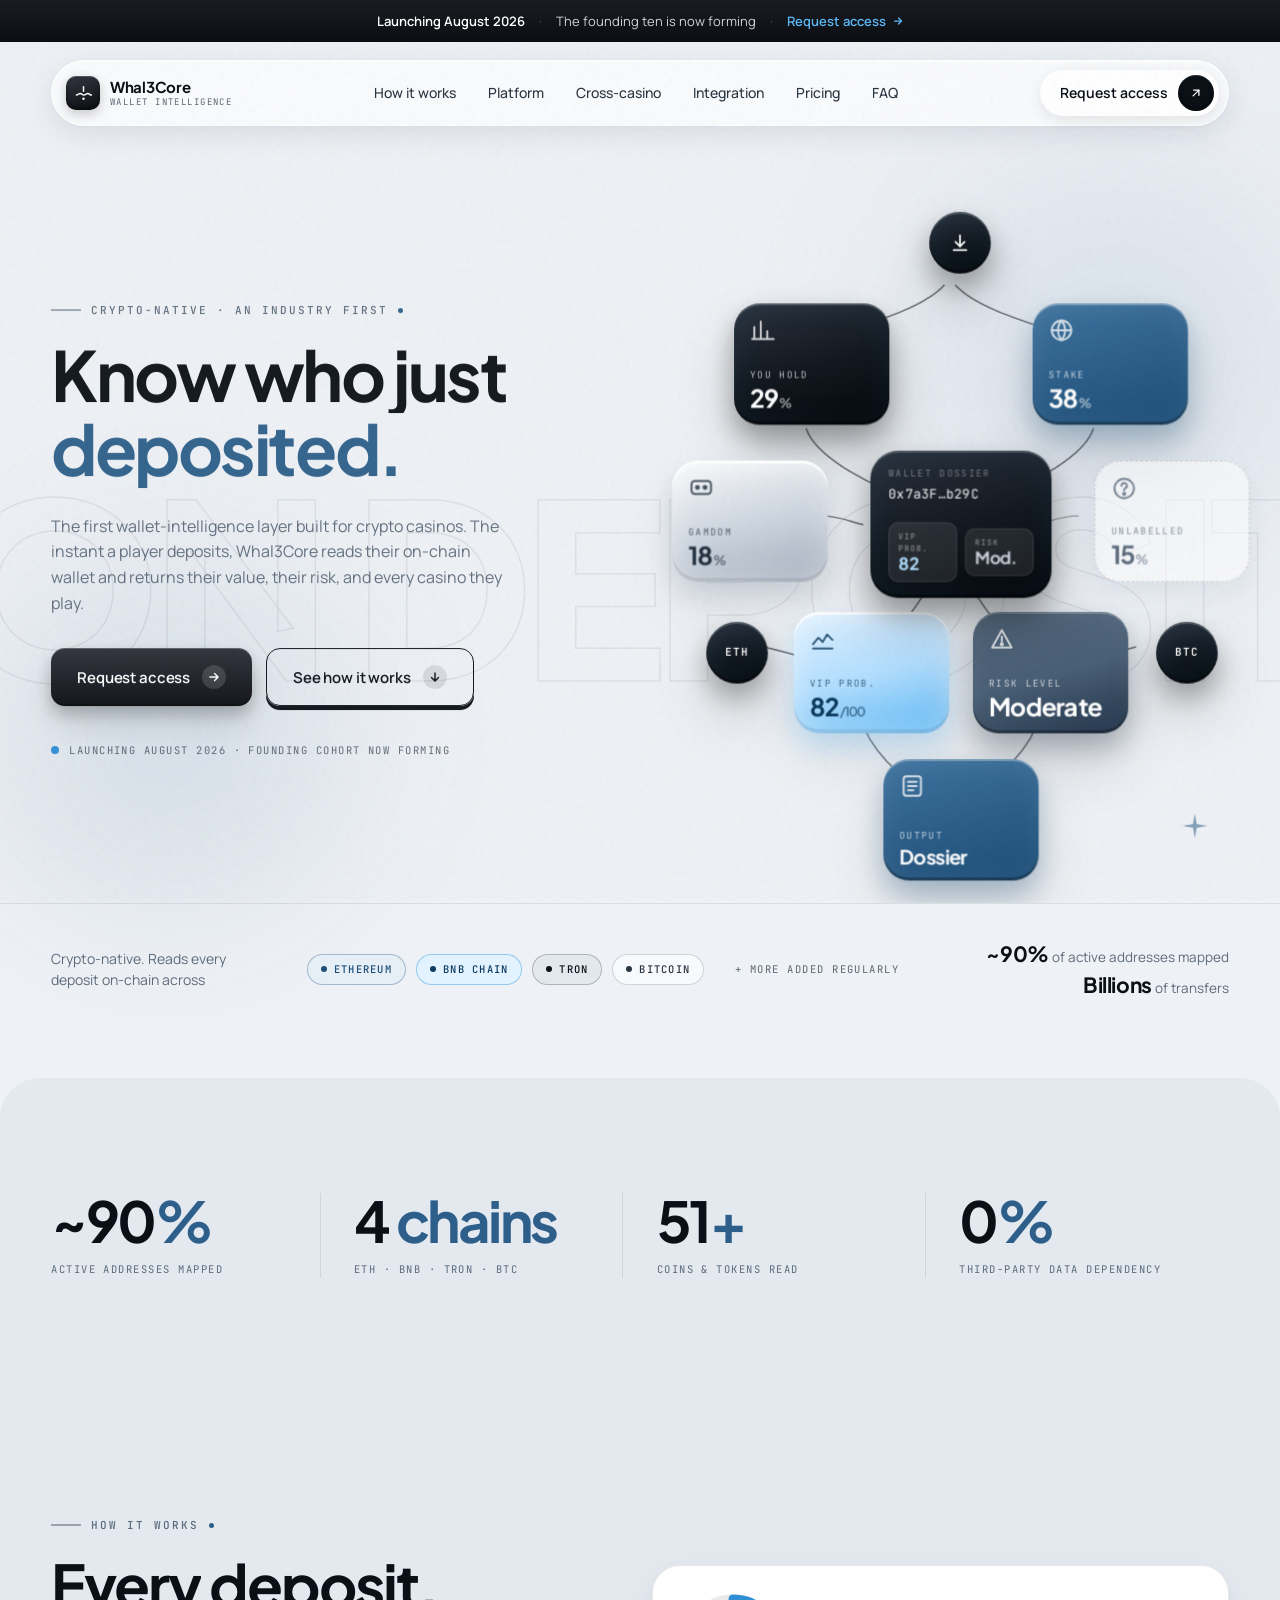
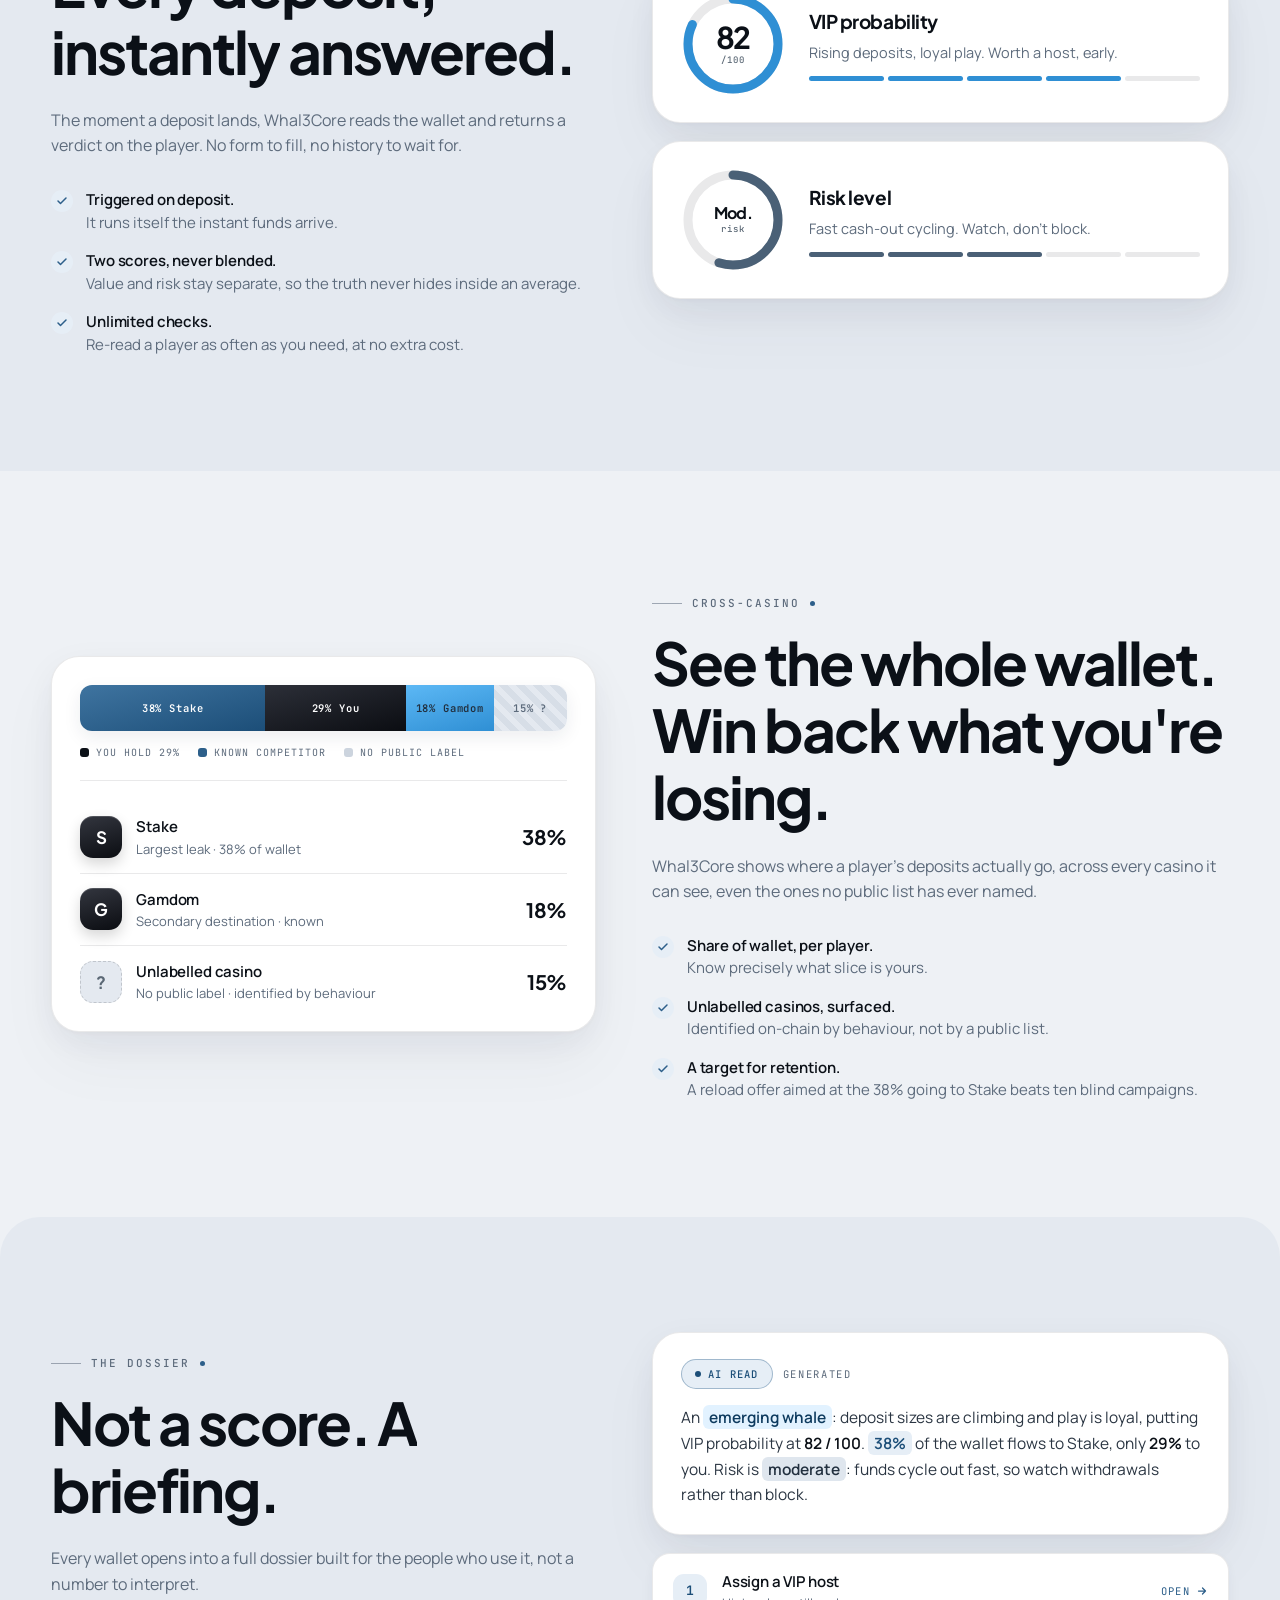
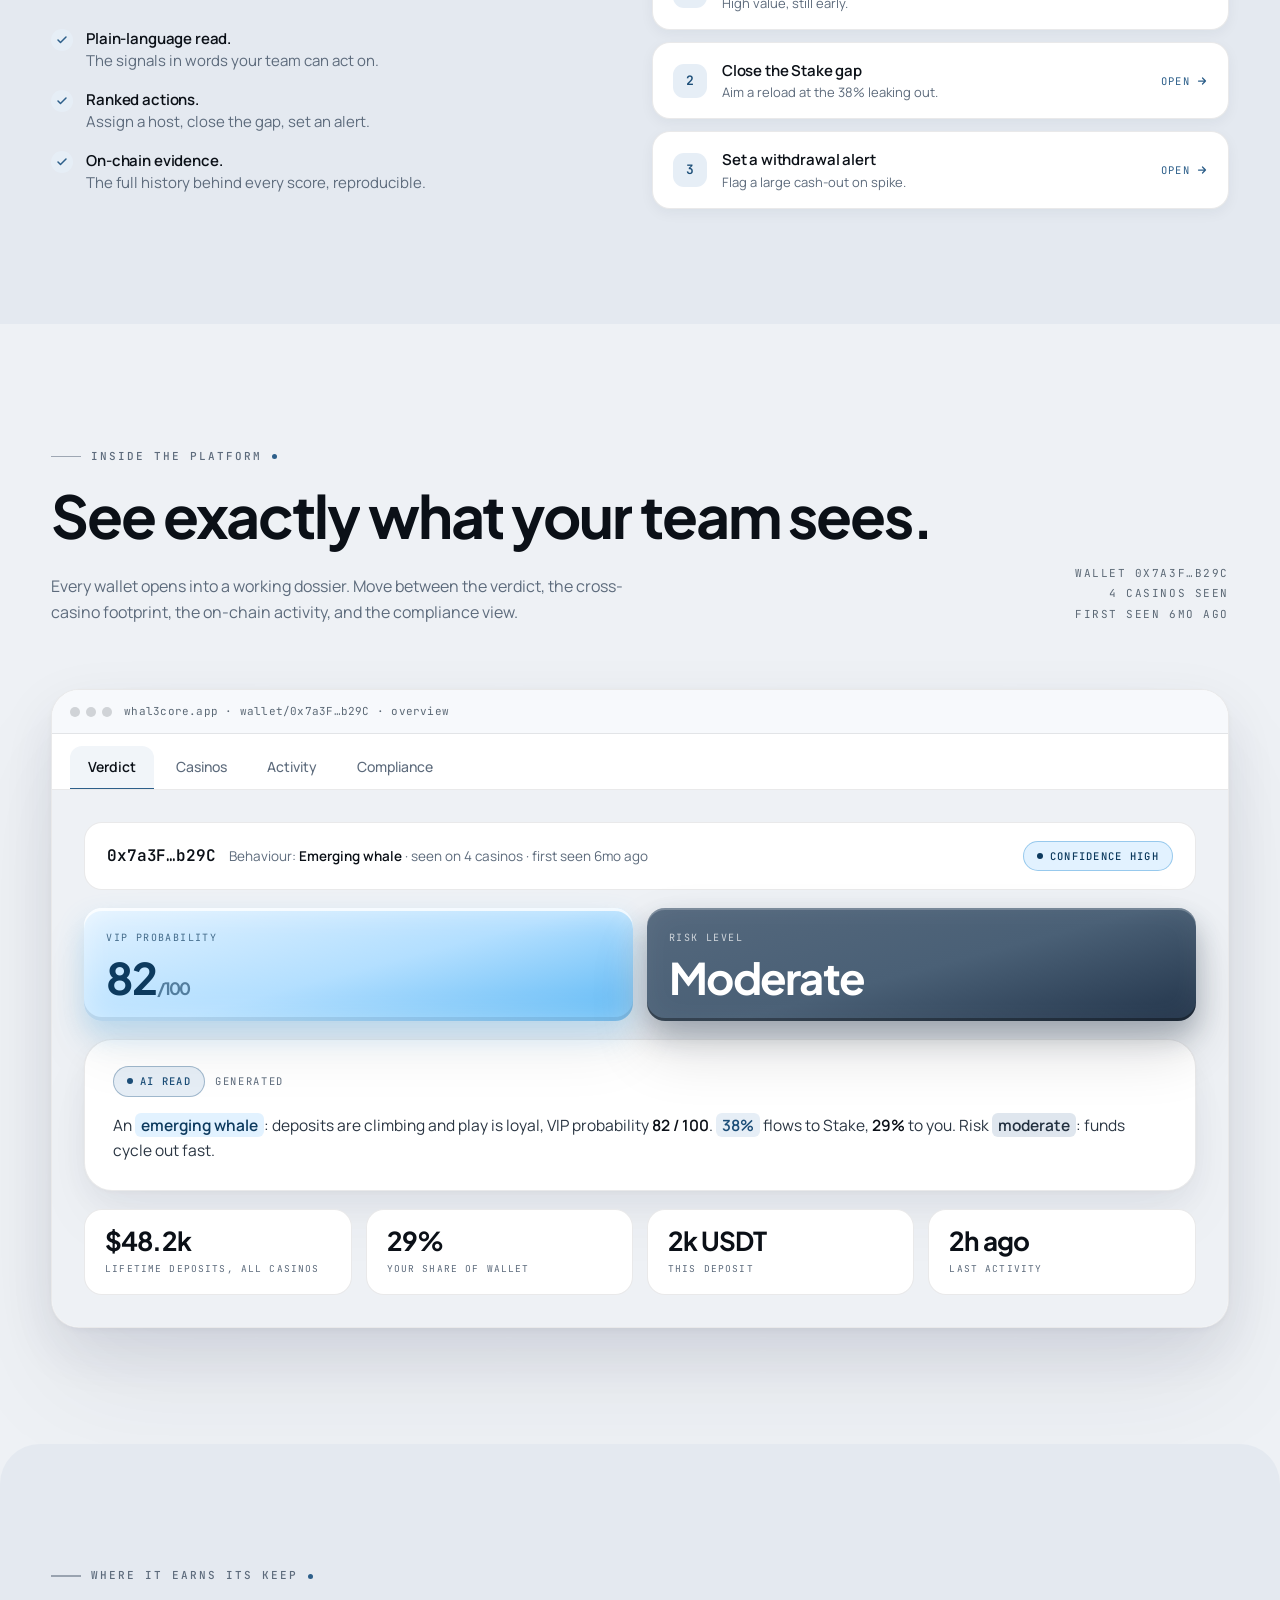
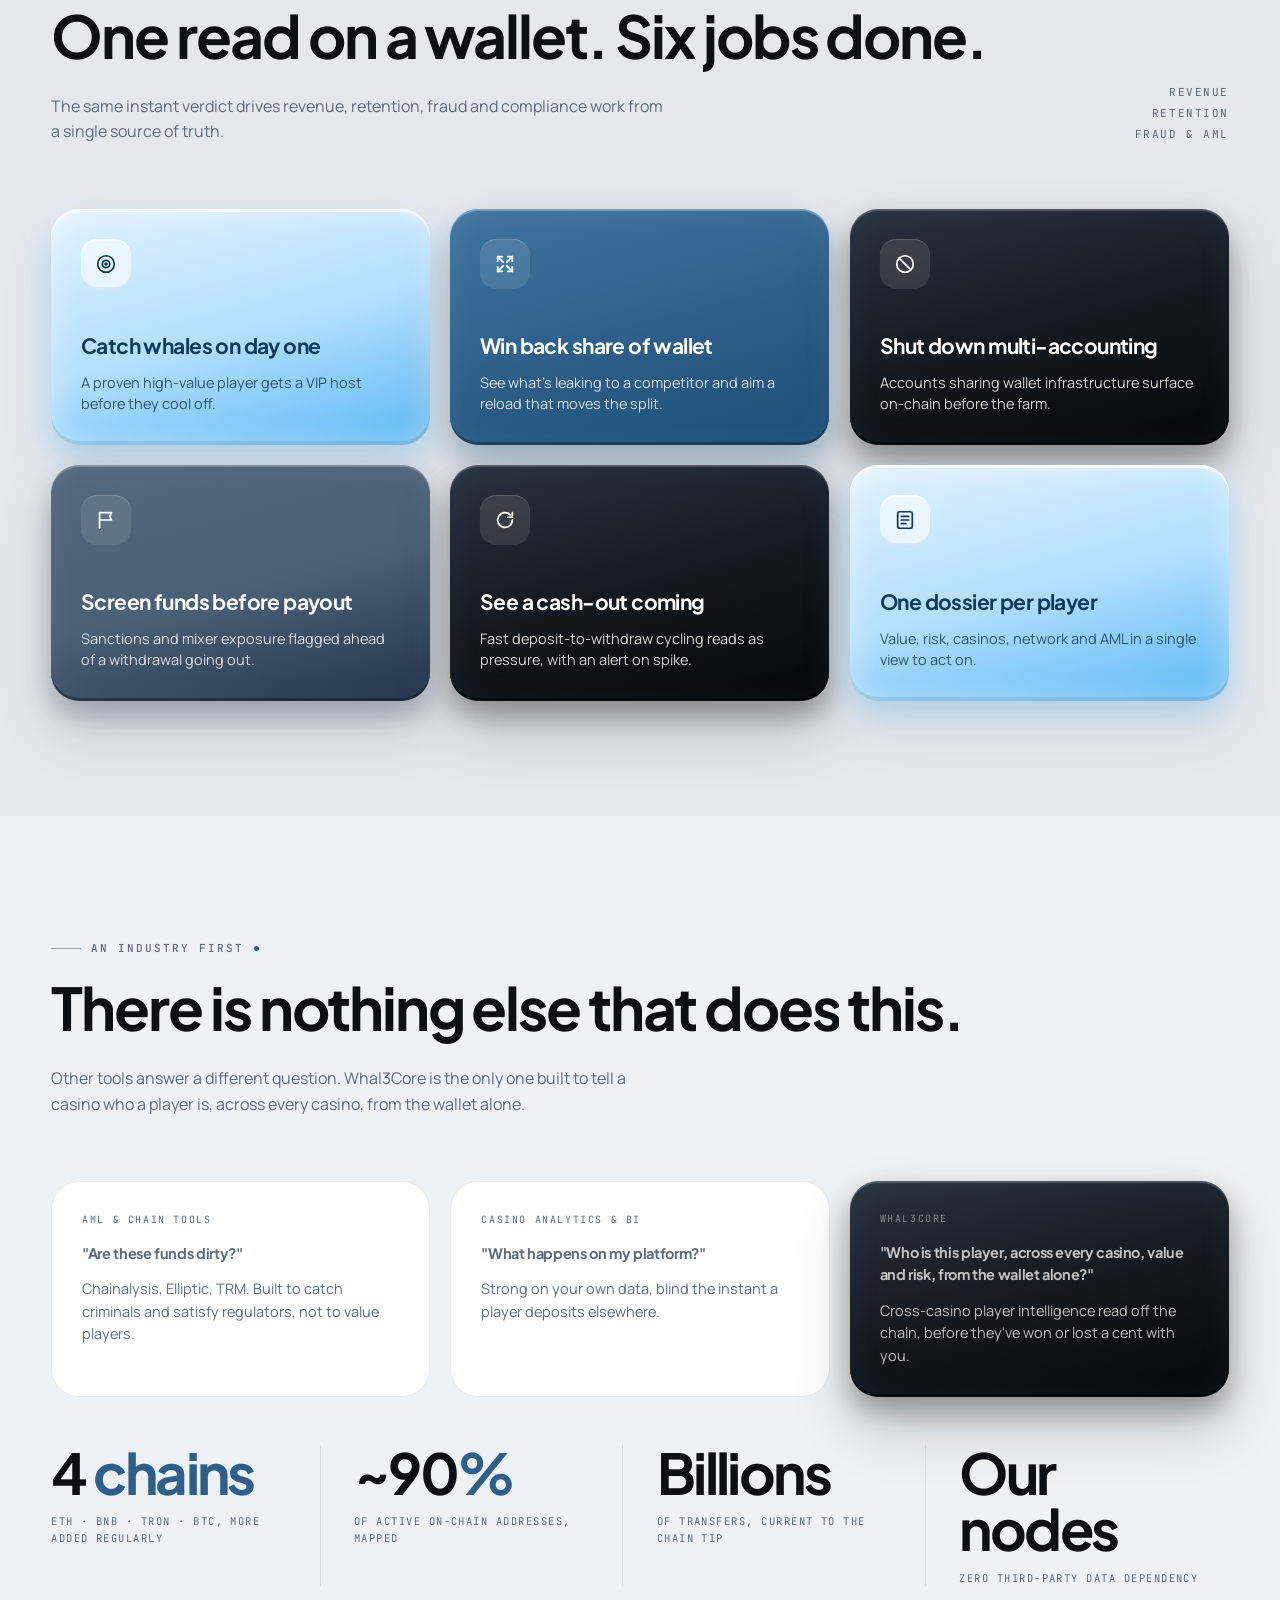
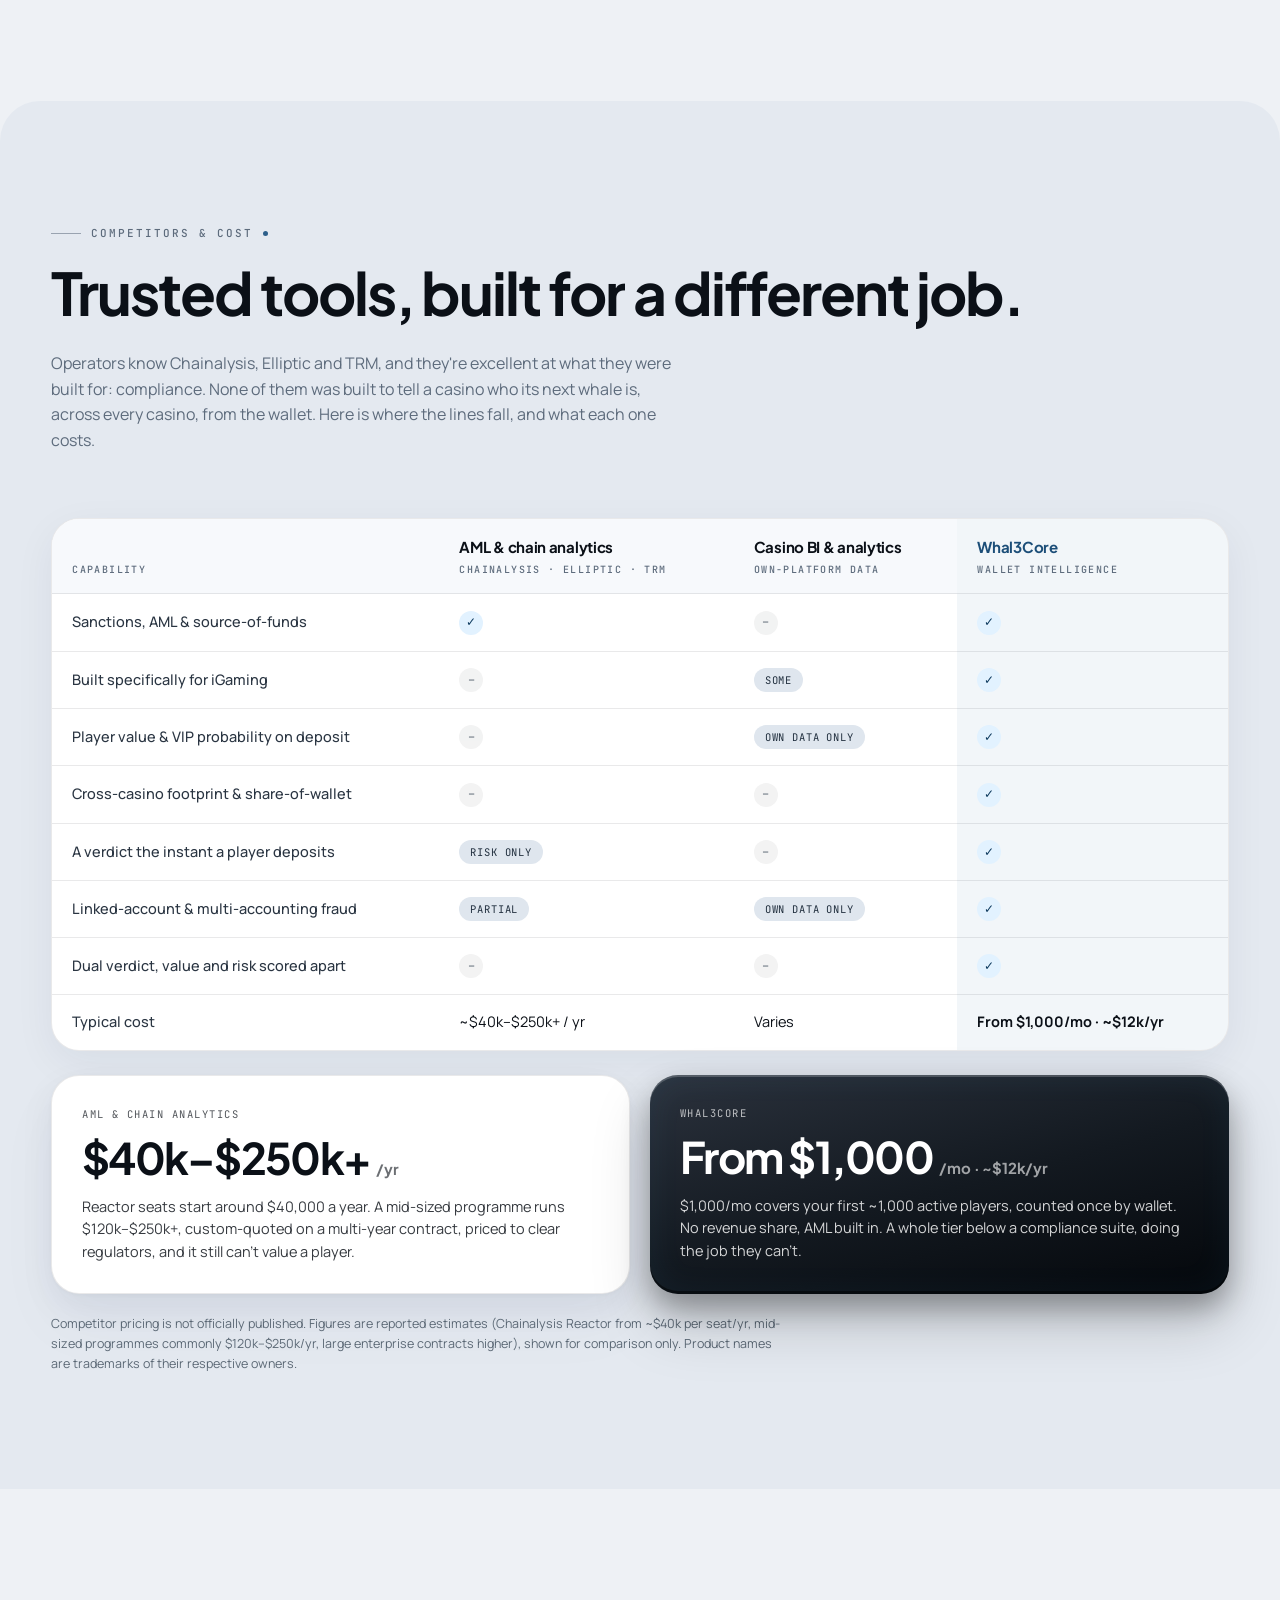
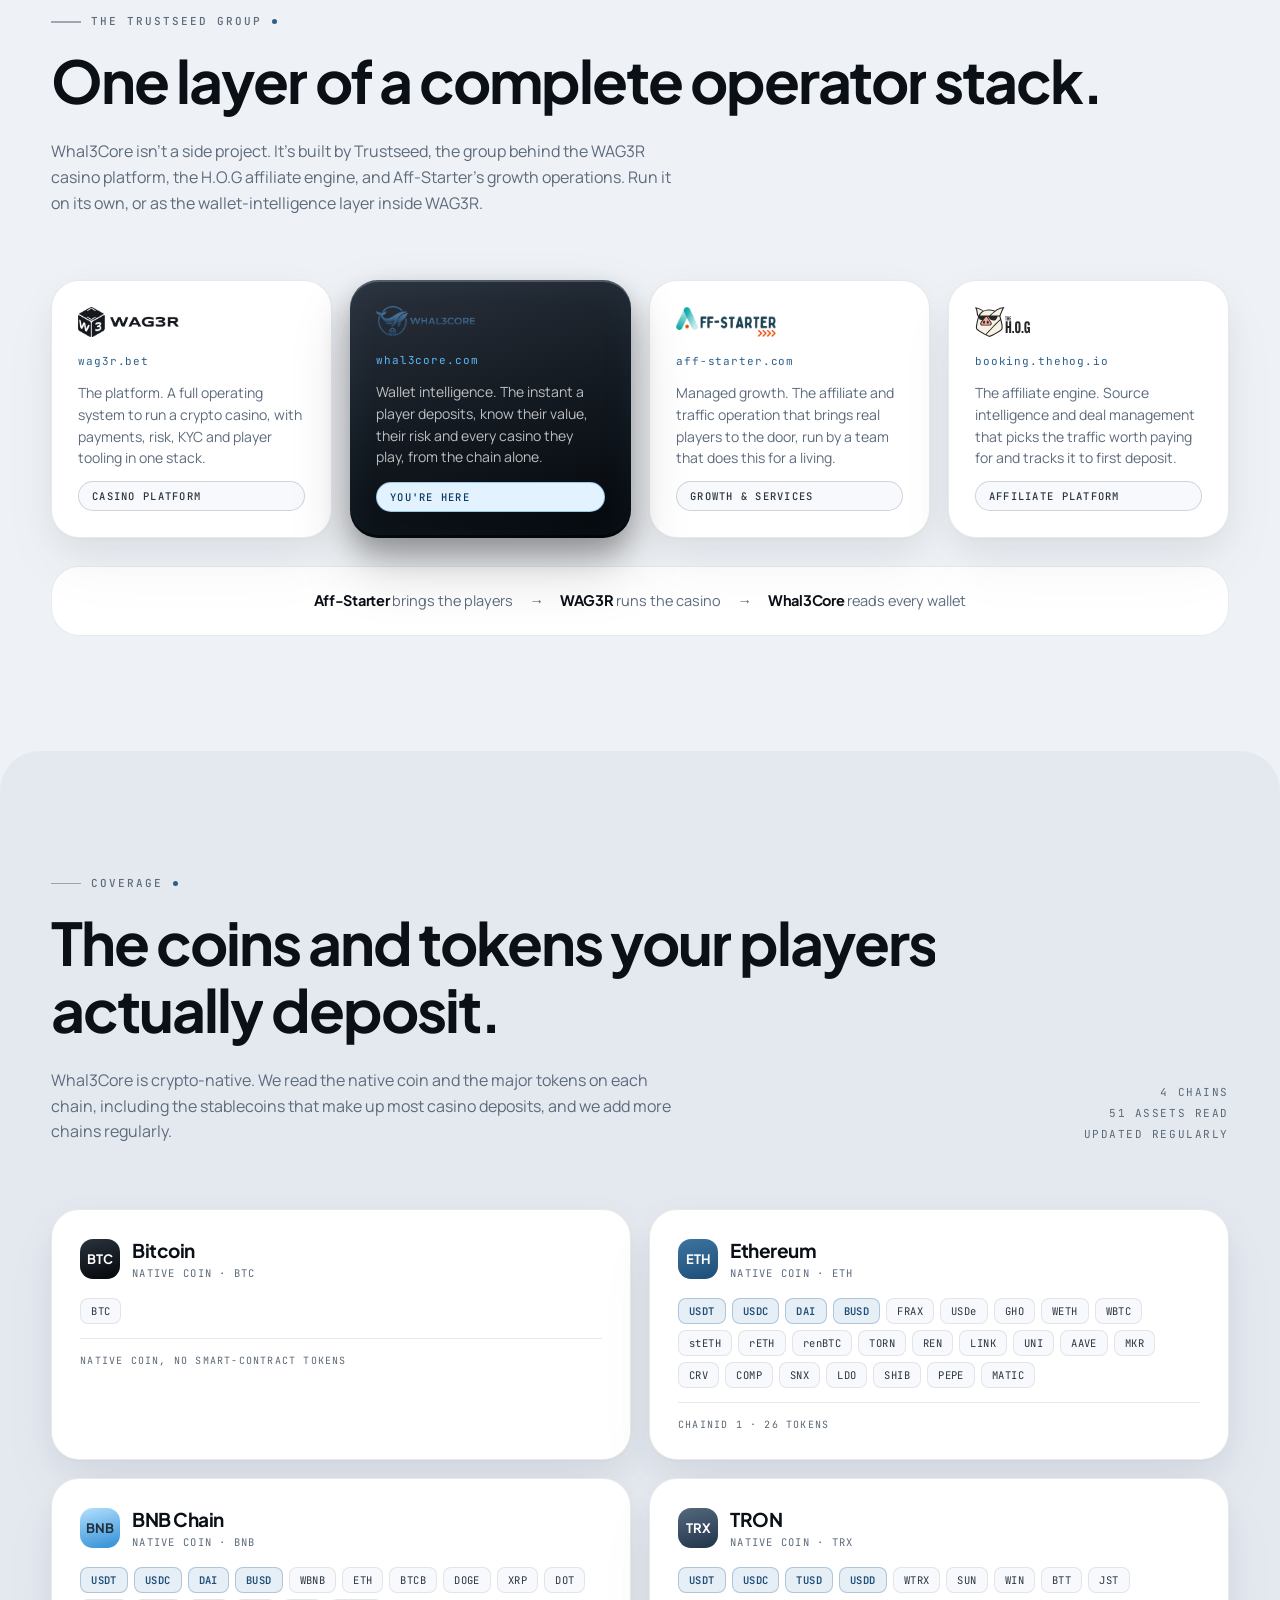
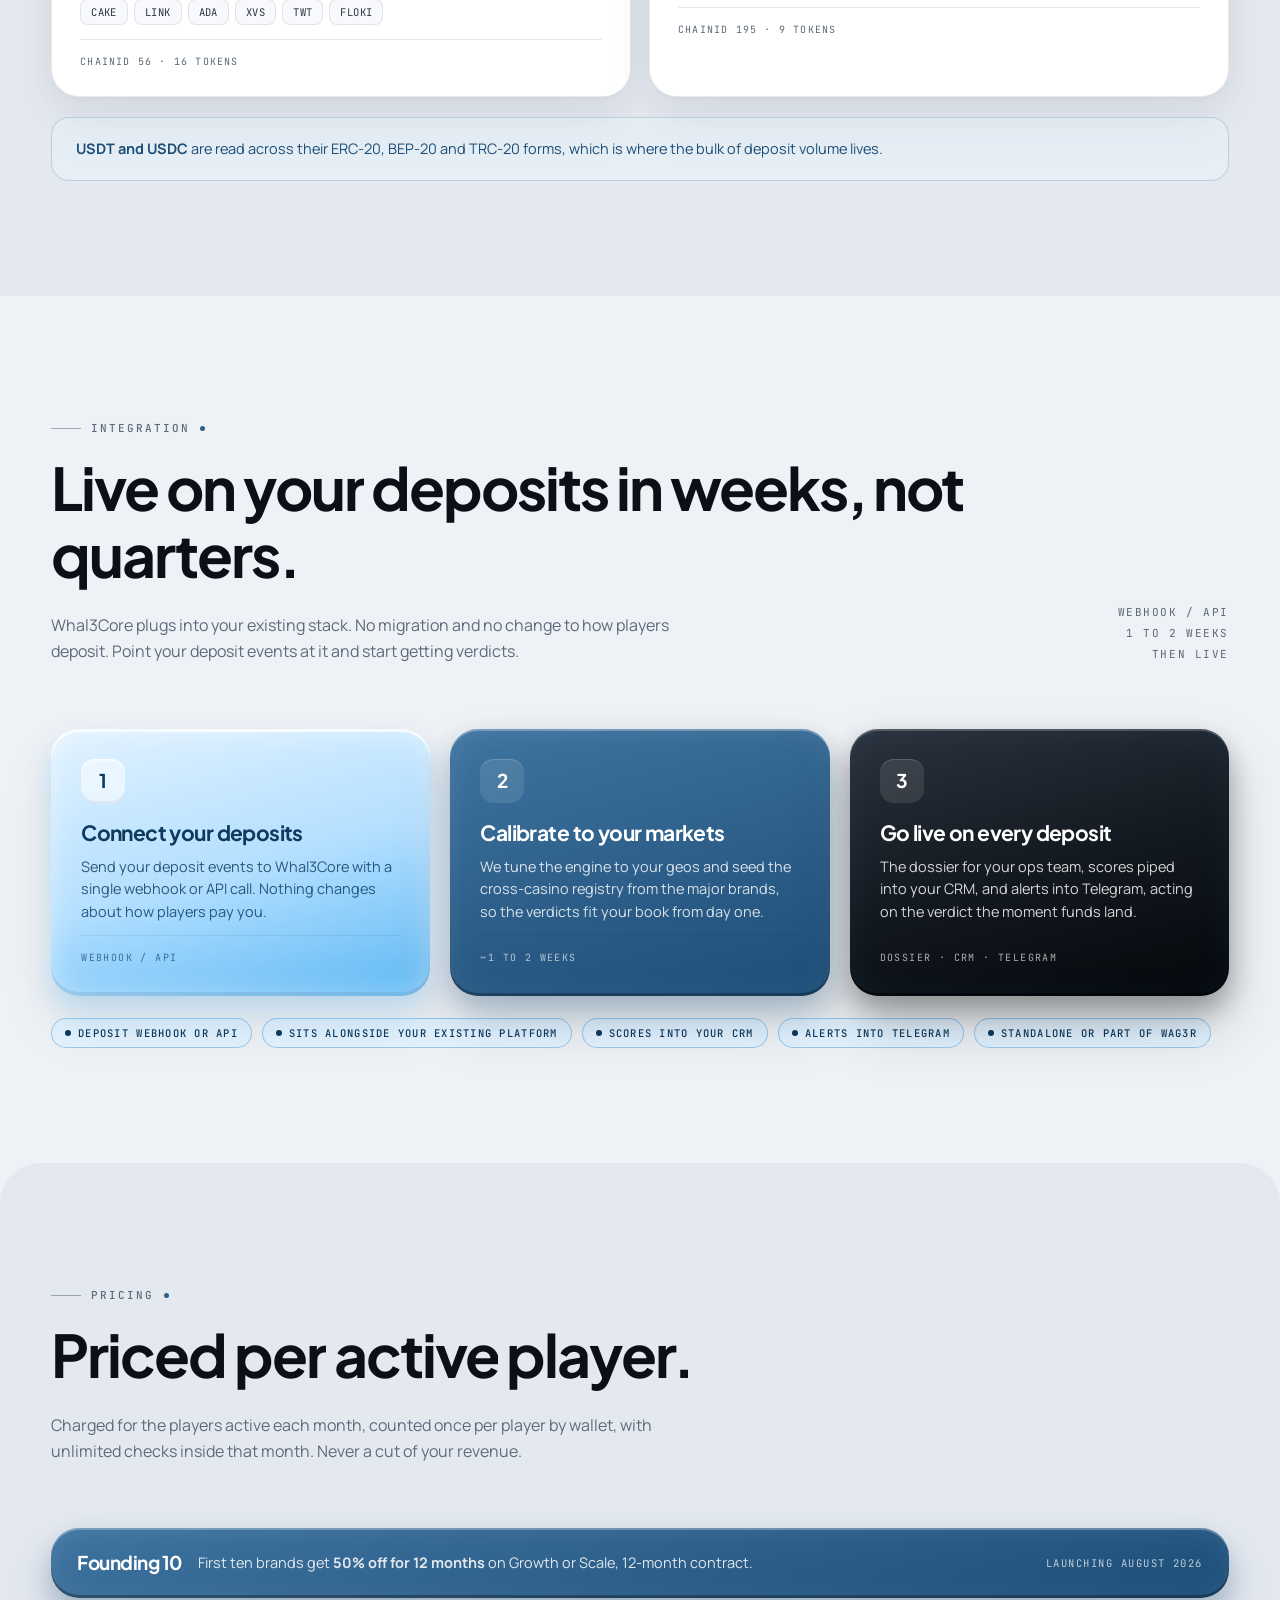
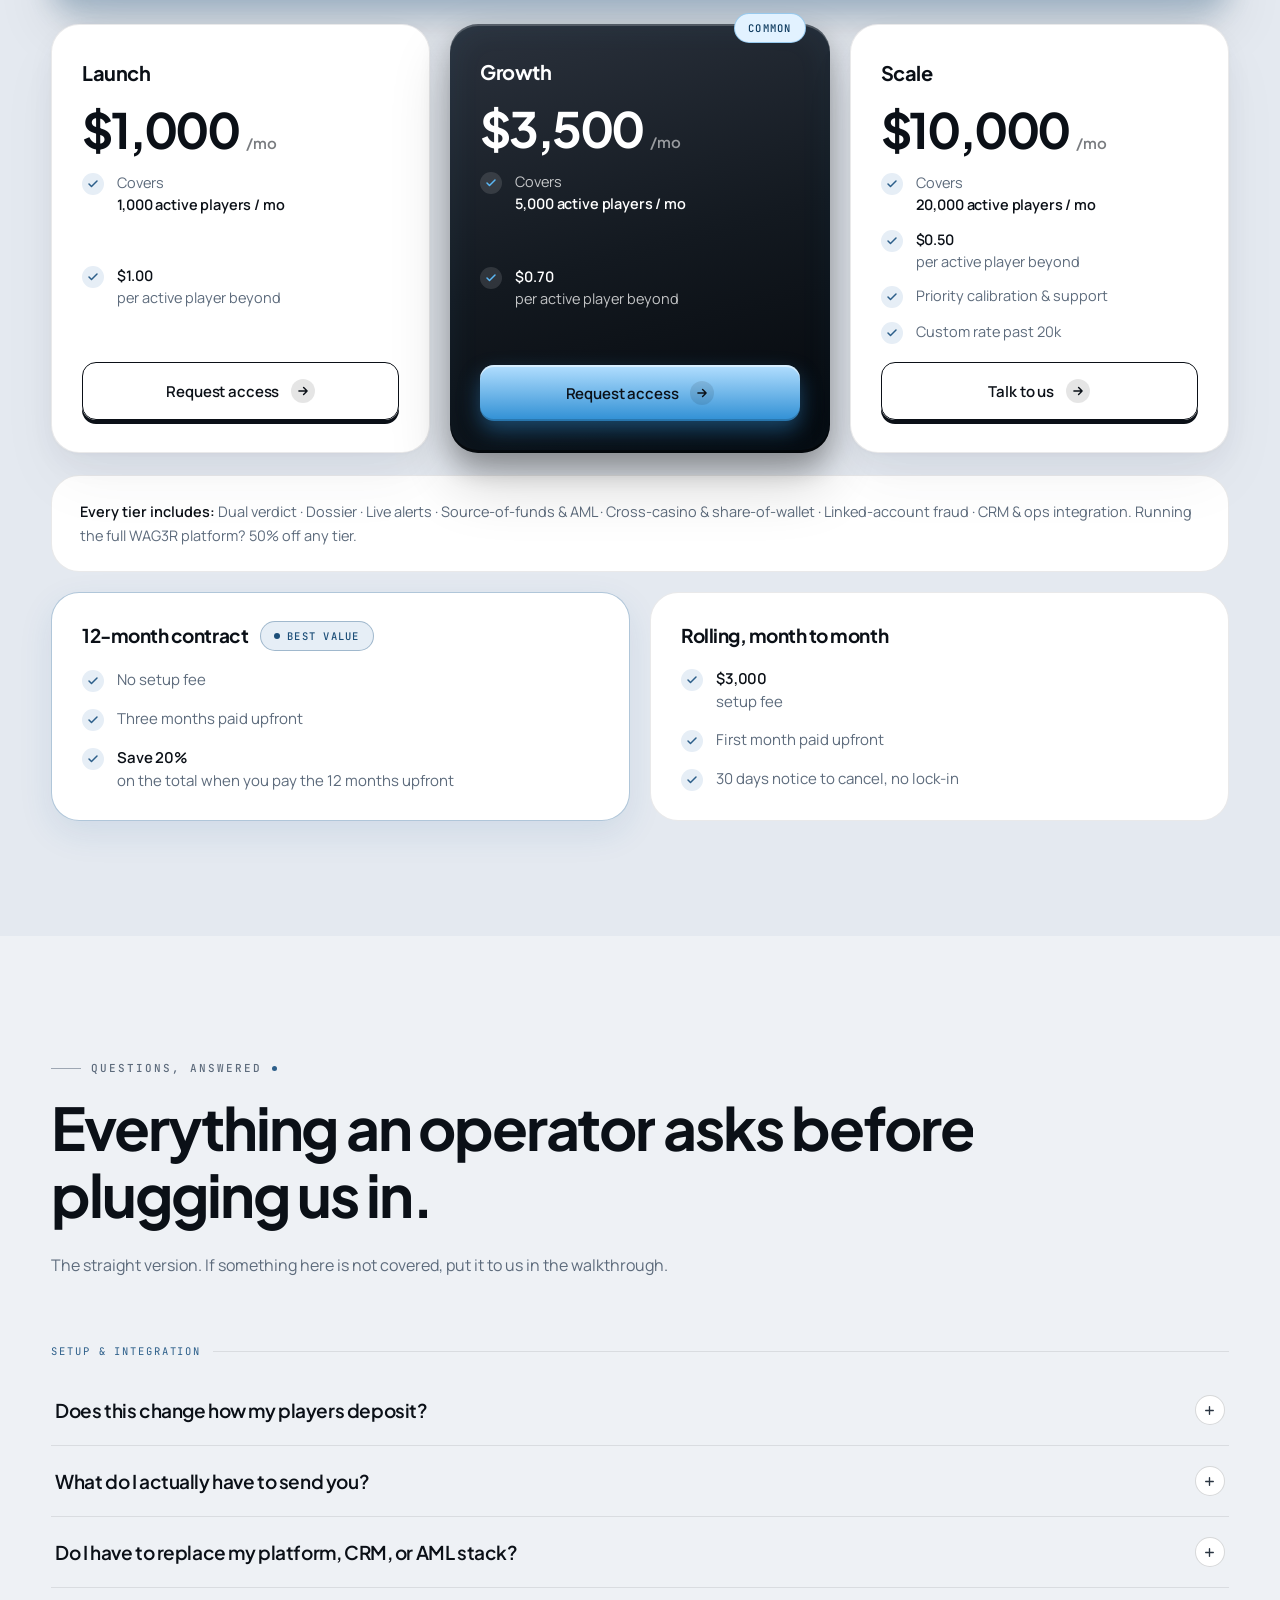
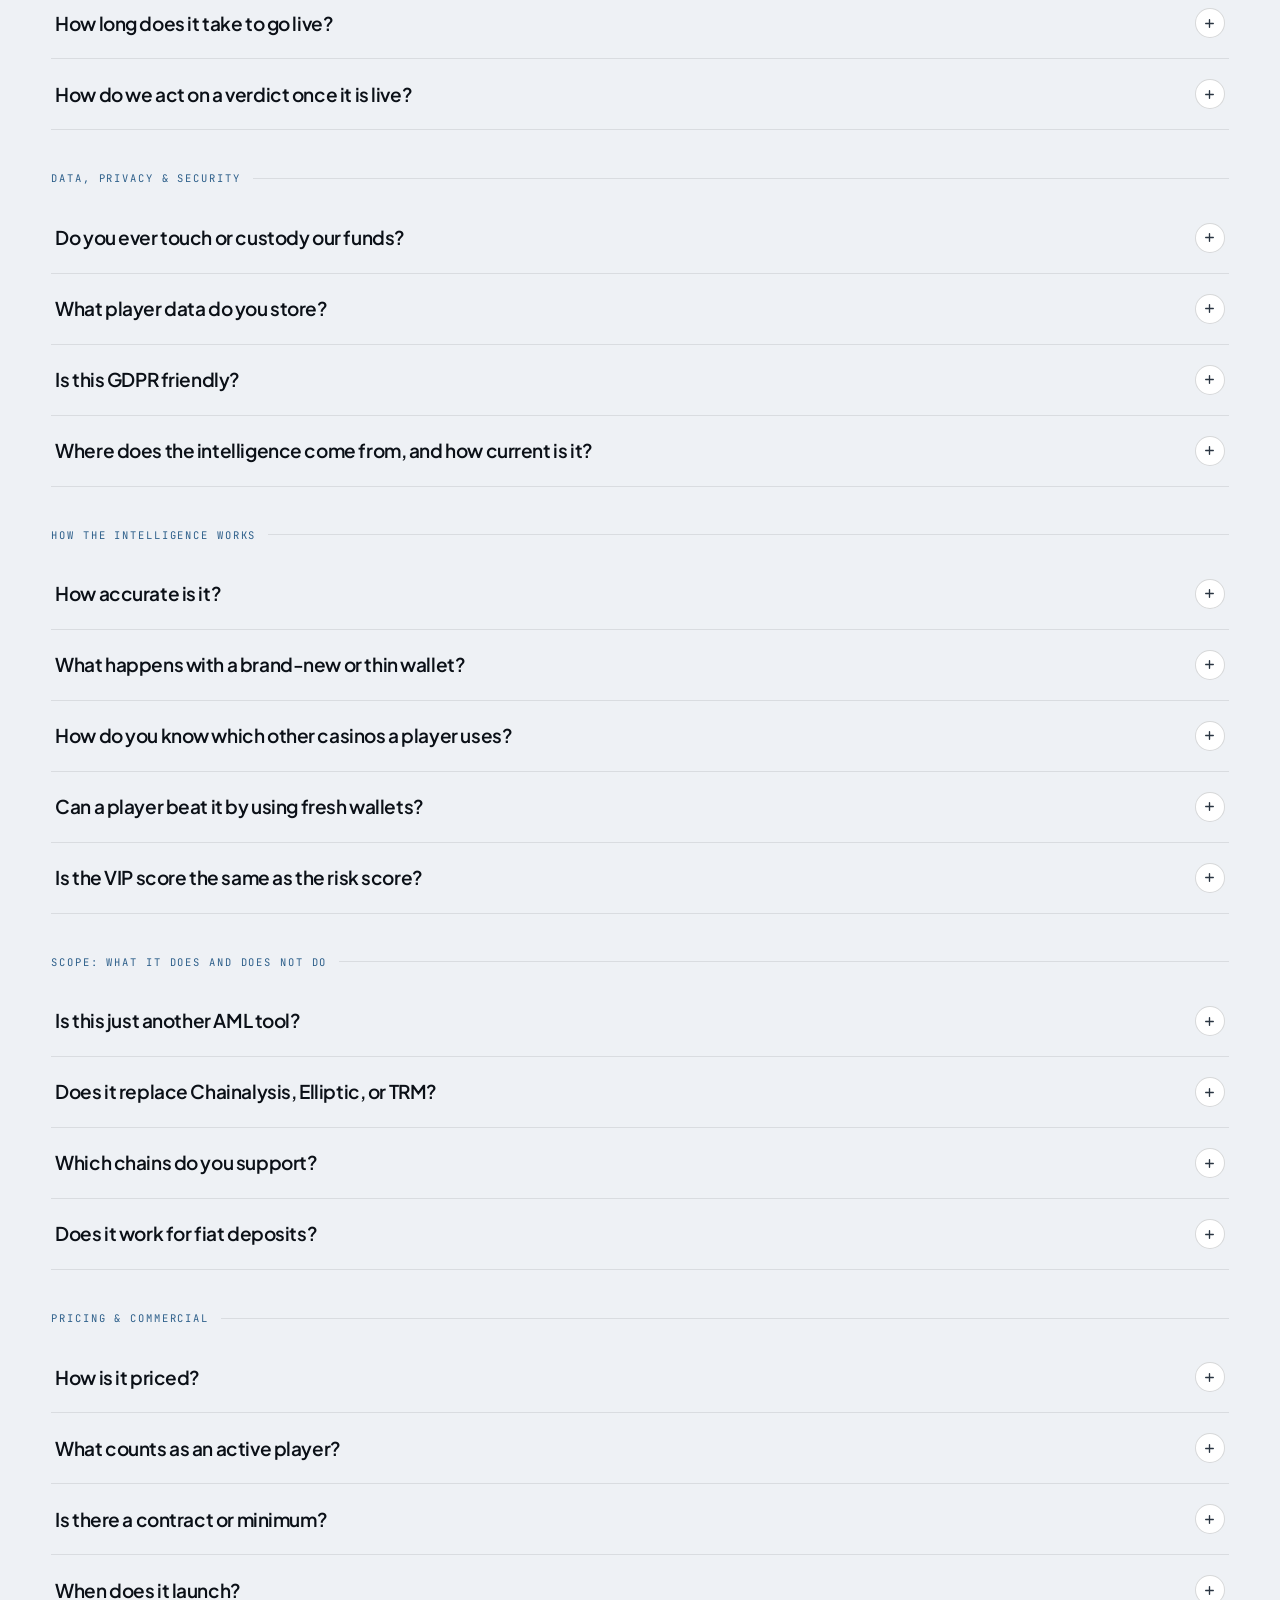
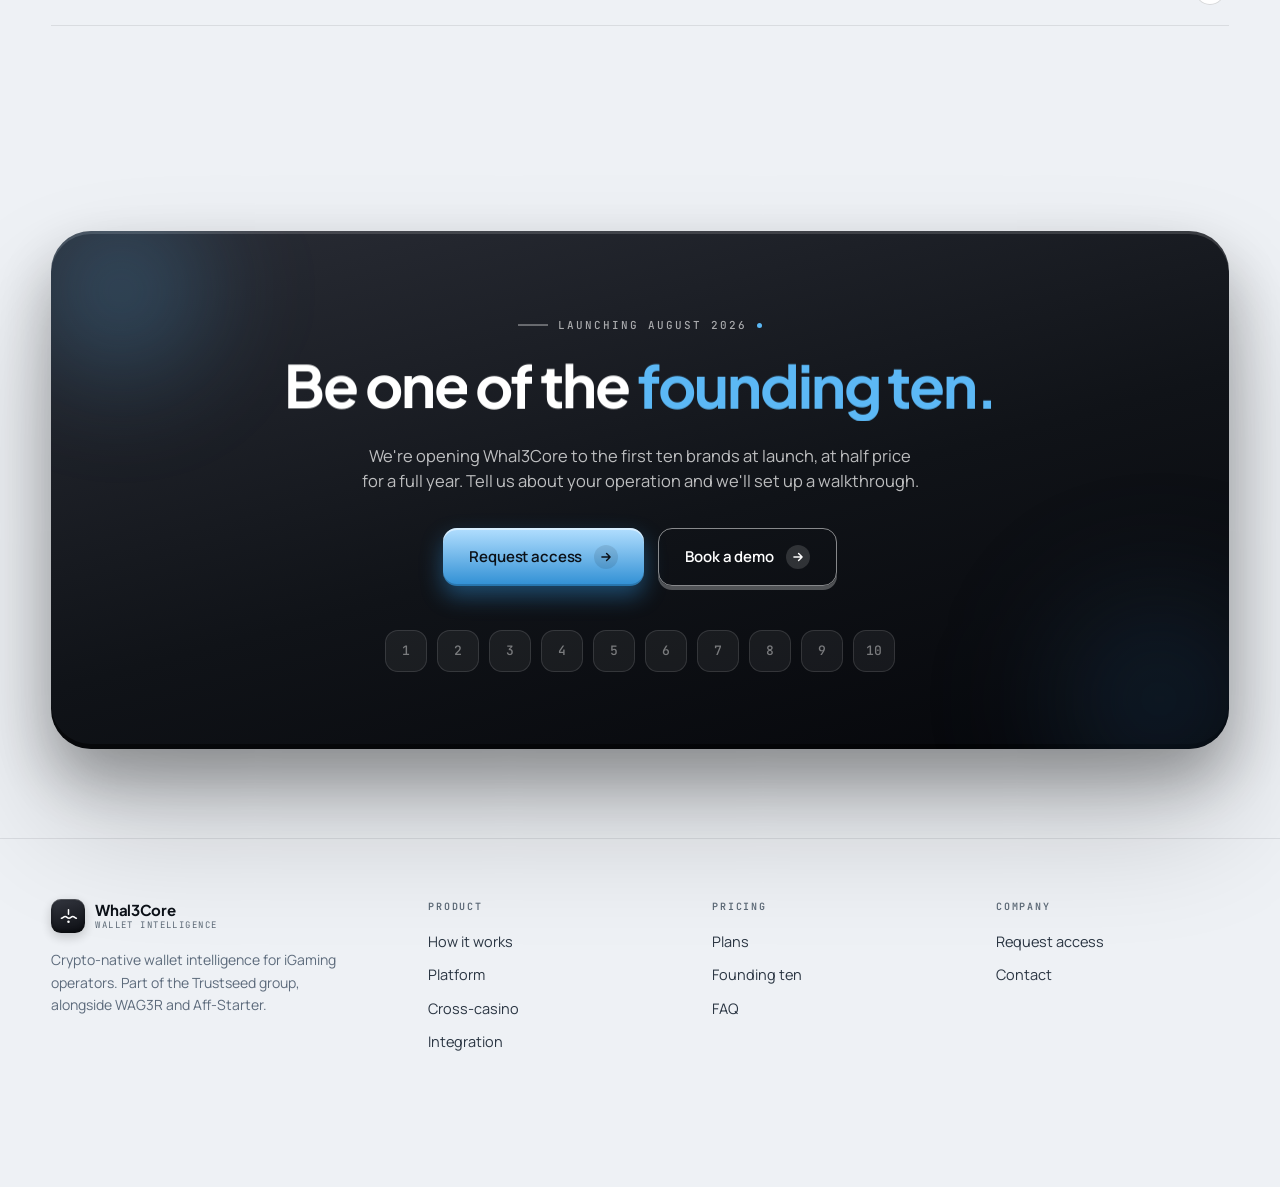
<file: v3/index.html>
<!DOCTYPE html>
<html lang="en">
<head>
<meta charset="utf-8">
<meta name="viewport" content="width=device-width, initial-scale=1">
<title>Whal3Core · Know who just deposited</title>
<meta name="description" content="The first wallet-intelligence layer built for crypto casinos. The instant a player deposits, Whal3Core reads their on-chain wallet and returns their value, their risk, and every casino they play.">
<meta property="og:title" content="Whal3Core · Know who just deposited">
<meta property="og:description" content="Crypto-native wallet intelligence for iGaming operators. Value, risk and cross-casino footprint, returned the instant a player deposits.">
<meta property="og:type" content="website">
<link rel="icon" href="data:image/svg+xml,<svg xmlns='http://www.w3.org/2000/svg' viewBox='0 0 24 24'><rect width='24' height='24' rx='6' fill='%230b0d12'/><path d='M3 14c2.4 0 2.4-2 4.8-2s2.4 2 4.8 2 2.4-2 4.8-2 2.4 2 4.6 2' fill='none' stroke='%23fff' stroke-width='1.9' stroke-linecap='round'/></svg>">
<link rel="preload" href="assets/fonts/plus-jakarta-sans-latin-700-normal.woff2" as="font" type="font/woff2" crossorigin>
<link rel="preload" href="assets/fonts/manrope-latin-400-normal.woff2" as="font" type="font/woff2" crossorigin>
<link rel="stylesheet" href="assets/fonts.css">
<link rel="stylesheet" href="assets/style.css">
<script>document.documentElement.classList.add('js');</script>
</head>
<body>

<div class="ambient ambient-1" aria-hidden="true"></div>
<div class="ambient ambient-2" aria-hidden="true"></div>

<!-- ══════════════════ ANNOUNCEMENT ══════════════════ -->
<div class="announce">
  <div class="wrap">
    <span><b>Launching August 2026</b></span>
    <span class="sep">·</span>
    <span>The founding ten is now forming</span>
    <span class="sep">·</span>
    <a href="#access">Request access
      <svg width="12" height="12" viewBox="0 0 24 24" fill="none" stroke="currentColor" stroke-width="2.5" stroke-linecap="round" stroke-linejoin="round"><path d="M5 12h14M13 6l6 6-6 6"/></svg>
    </a>
  </div>
</div>

<!-- ══════════════════ HEADER ══════════════════ -->
<div class="header-shell">
  <header class="header anim-fade">
    <a class="brand" href="#top" aria-label="Whal3Core home">
      <span class="brand-mark" aria-hidden="true">
        <svg viewBox="0 0 24 24" fill="none" stroke="currentColor" stroke-width="1.9" stroke-linecap="round" stroke-linejoin="round">
          <path d="M3 14c2.4 0 2.4-2 4.8-2s2.4 2 4.8 2 2.4-2 4.8-2 2.4 2 4.6 2"/>
          <path d="M12 3.5v5.5"/>
          <circle cx="12" cy="18.5" r="1.6" fill="currentColor" stroke="none"/>
        </svg>
      </span>
      <span class="brand-text">
        <span class="a">Whal3Core</span>
        <span class="b">Wallet intelligence</span>
      </span>
    </a>

    <nav class="nav" aria-label="Primary">
      <a href="#how">How it works</a>
      <a href="#platform">Platform</a>
      <a href="#cross-casino">Cross-casino</a>
      <a href="#integration">Integration</a>
      <a href="#pricing">Pricing</a>
      <a href="#faq">FAQ</a>
    </nav>

    <button class="nav-toggle" id="navToggle" aria-label="Open menu" aria-expanded="false">
      <svg viewBox="0 0 24 24" fill="none" stroke="currentColor" stroke-width="2" stroke-linecap="round"><path d="M4 7h16M4 12h16M4 17h16"/></svg>
    </button>

    <a class="header-cta" href="#access">
      <span class="label">Request access</span>
      <span class="dot" aria-hidden="true">
        <svg viewBox="0 0 24 24" fill="none" stroke="currentColor" stroke-width="2.2" stroke-linecap="round" stroke-linejoin="round"><path d="M7 17 L17 7"/><path d="M8 7 H17 V16"/></svg>
      </span>
    </a>
  </header>
</div>

<!-- ══════════════════ HERO ══════════════════ -->
<main id="top">
<section class="hero">
  <div class="bg-word" aria-hidden="true">ON&nbsp;DEPOSIT</div>
  <div class="wrap hero-grid">

    <div class="hero-copy">
      <span class="eyebrow anim-fade">Crypto-native · an industry first</span>

      <h1 class="display h1 hero-title">
        <span class="line"><span>Know who just</span></span>
        <span class="line"><span><em>deposited.</em></span></span>
      </h1>

      <p class="lede hero-lede anim-fade">The first wallet-intelligence layer built for crypto casinos. The instant a player deposits, Whal3Core reads their on-chain wallet and returns their value, their risk, and every casino they play.</p>

      <div class="hero-actions anim-fade">
        <a class="btn btn-dark" href="#access">Request access
          <span class="arrow"><svg viewBox="0 0 24 24" fill="none" stroke="currentColor" stroke-width="2.5" stroke-linecap="round" stroke-linejoin="round"><path d="M5 12h14M13 6l6 6-6 6"/></svg></span>
        </a>
        <a class="btn btn-ghost" href="#how">See how it works
          <span class="arrow"><svg viewBox="0 0 24 24" fill="none" stroke="currentColor" stroke-width="2.5" stroke-linecap="round" stroke-linejoin="round"><path d="M12 5v14M6 13l6 6 6-6"/></svg></span>
        </a>
      </div>

      <span class="hero-note anim-fade"><i class="pulse"></i>Launching August 2026 · founding cohort now forming</span>
    </div>

    <!-- constellation: the wallet graph -->
    <div class="hero-visual">
      <div class="constellation" id="constellation" role="img" aria-label="Diagram: a deposit lands on a wallet, which is read across four casinos and returns a VIP score of 82 and a moderate risk level.">
        <svg class="links" viewBox="0 0 580 640" preserveAspectRatio="xMidYMid meet" aria-hidden="true">
          <path d="M 284 64 C 260 90, 200 105, 152 122"/>
          <path d="M 296 64 C 320 90, 380 105, 428 122"/>
          <path d="M 140 214 C 150 244, 210 276, 262 292"/>
          <path d="M 440 214 C 430 244, 370 276, 318 292"/>
          <path d="M 156 305 C 176 305, 188 312, 199 314"/>
          <path class="dashed" d="M 424 305 C 404 305, 392 312, 381 314"/>
          <path d="M 262 388 C 245 415, 220 442, 200 462"/>
          <path d="M 318 388 C 335 415, 360 442, 380 462"/>
          <path d="M 96 442 C 122 448, 148 456, 160 462"/>
          <path d="M 484 442 C 458 448, 440 456, 428 462"/>
          <path d="M 200 526 C 215 560, 250 590, 290 606"/>
          <path d="M 380 526 C 365 560, 330 590, 290 606"/>
        </svg>

        <div class="constellation-inner" id="constellationInner">

          <div class="node node-pill n-deposit">
            <div class="node-face clay clay-dark" title="Deposit event">
              <svg width="22" height="22" viewBox="0 0 24 24" fill="none" stroke="currentColor" stroke-width="1.9" stroke-linecap="round" stroke-linejoin="round"><path d="M12 4v12"/><path d="M7 11l5 5 5-5"/><path d="M5 20h14"/></svg>
            </div>
          </div>

          <div class="node node-sm n-you">
            <div class="node-face clay clay-dark">
              <span class="node-ico" aria-hidden="true">
                <svg viewBox="0 0 24 24" fill="none" stroke="currentColor" stroke-width="1.8" stroke-linecap="round" stroke-linejoin="round"><path d="M4 20V9M10 20V4M16 20v-7M22 20H2"/></svg>
              </span>
              <span>
                <span class="node-k">You hold</span>
                <span class="node-v">29<small>%</small></span>
              </span>
            </div>
          </div>

          <div class="node node-sm n-stake">
            <div class="node-face clay clay-steel">
              <span class="node-ico" aria-hidden="true">
                <svg viewBox="0 0 24 24" fill="none" stroke="currentColor" stroke-width="1.8" stroke-linecap="round" stroke-linejoin="round"><circle cx="12" cy="12" r="9"/><path d="M12 3a14 14 0 0 0 0 18a14 14 0 0 0 0-18"/><path d="M3 12h18"/></svg>
              </span>
              <span>
                <span class="node-k">Stake</span>
                <span class="node-v">38<small>%</small></span>
              </span>
            </div>
          </div>

          <div class="node node-sm n-gamdom">
            <div class="node-face clay clay-chrome">
              <span class="node-ico" aria-hidden="true">
                <svg viewBox="0 0 24 24" fill="none" stroke="currentColor" stroke-width="1.8" stroke-linecap="round" stroke-linejoin="round"><rect x="3" y="6" width="18" height="12" rx="3"/><circle cx="8.5" cy="12" r="1.4" fill="currentColor"/><circle cx="15.5" cy="12" r="1.4" fill="currentColor"/></svg>
              </span>
              <span>
                <span class="node-k">Gamdom</span>
                <span class="node-v">18<small>%</small></span>
              </span>
            </div>
          </div>

          <div class="node node-core n-core">
            <div class="node-face clay clay-dark">
              <span>
                <span class="node-k" style="color:rgba(255,255,255,.55)">Wallet dossier</span>
                <span class="addr">0x7a3F…b29C</span>
              </span>
              <span class="split">
                <div><span class="k">VIP prob.</span><span class="v azure">82</span></div>
                <div><span class="k">Risk</span><span class="v chrome">Mod.</span></div>
              </span>
            </div>
          </div>

          <div class="node node-sm n-unknown node-ghost">
            <div class="node-face">
              <span class="node-ico" aria-hidden="true">
                <svg viewBox="0 0 24 24" fill="none" stroke="currentColor" stroke-width="1.8" stroke-linecap="round" stroke-linejoin="round"><circle cx="12" cy="12" r="9"/><path d="M9.5 9.5a2.5 2.5 0 1 1 3.4 2.3c-.6.3-.9.8-.9 1.5v.4"/><circle cx="12" cy="17" r="1" fill="currentColor"/></svg>
              </span>
              <span>
                <span class="node-k">Unlabelled</span>
                <span class="node-v">15<small>%</small></span>
              </span>
            </div>
          </div>

          <div class="node node-pill n-eth">
            <div class="node-face clay clay-dark">ETH</div>
          </div>

          <div class="node node-sm n-vip">
            <div class="node-face clay clay-azure">
              <span class="node-ico" aria-hidden="true">
                <svg viewBox="0 0 24 24" fill="none" stroke="currentColor" stroke-width="1.8" stroke-linecap="round" stroke-linejoin="round"><path d="M3 17l5-6 4 4 4-7 5 5"/><path d="M3 21h18"/></svg>
              </span>
              <span>
                <span class="node-k">VIP prob.</span>
                <span class="node-v">82<small>/100</small></span>
              </span>
            </div>
          </div>

          <div class="node node-sm n-risk">
            <div class="node-face clay clay-slate">
              <span class="node-ico" aria-hidden="true">
                <svg viewBox="0 0 24 24" fill="none" stroke="currentColor" stroke-width="1.8" stroke-linecap="round" stroke-linejoin="round"><path d="M12 4l9 16H3z"/><path d="M12 10v4"/><circle cx="12" cy="17" r="1" fill="currentColor"/></svg>
              </span>
              <span>
                <span class="node-k">Risk level</span>
                <span class="node-v">Moderate</span>
              </span>
            </div>
          </div>

          <div class="node node-pill n-btc">
            <div class="node-face clay clay-dark">BTC</div>
          </div>

          <div class="node node-sm n-dossier">
            <div class="node-face clay clay-steel">
              <span class="node-ico" aria-hidden="true">
                <svg viewBox="0 0 24 24" fill="none" stroke="currentColor" stroke-width="1.8" stroke-linecap="round" stroke-linejoin="round"><rect x="4" y="3" width="16" height="18" rx="2.5"/><path d="M8 8h8M8 12h8M8 16h5"/></svg>
              </span>
              <span>
                <span class="node-k">Output</span>
                <span class="node-v" style="font-size:20px">Dossier</span>
              </span>
            </div>
          </div>

        </div>

        <span class="spark" aria-hidden="true">
          <svg viewBox="0 0 24 24" fill="currentColor"><path d="M12 2 L13.5 10.5 L22 12 L13.5 13.5 L12 22 L10.5 13.5 L2 12 L10.5 10.5 Z"/></svg>
        </span>
      </div>
    </div>
  </div>
</section>

<!-- ══════════════════ CHAIN STRIP ══════════════════ -->
<section class="chains">
  <div class="wrap chains-inner anim-fade">
    <p class="chains-label">Crypto-native. Reads every deposit on-chain across</p>
    <div class="chains-list">
      <span class="chip chip-steel chip-dot">Ethereum</span>
      <span class="chip chip-azure chip-dot">BNB Chain</span>
      <span class="chip chip-ink chip-dot">TRON</span>
      <span class="chip chip-dot">Bitcoin</span>
    </div>
    <span class="chains-more">+ more added regularly</span>
    <p class="chains-stat"><b>~90%</b> of active addresses mapped<br><b>Billions</b> of transfers</p>
  </div>
</section>

<!-- ══════════════════ STATS ══════════════════ -->
<section class="section section-tint section-round">
  <div class="wrap">
    <div class="stats">
      <div class="stat">
        <div class="stat-num" data-count="90" data-suffix="%" data-prefix="~">~0<span class="accent">%</span></div>
        <div class="stat-label">Active addresses mapped</div>
      </div>
      <div class="stat">
        <div class="stat-num" data-count="4" data-suffix=" chains">0<span class="accent"> chains</span></div>
        <div class="stat-label">ETH · BNB · TRON · BTC</div>
      </div>
      <div class="stat">
        <div class="stat-num" data-count="51" data-suffix="">0<span class="accent">+</span></div>
        <div class="stat-label">Coins &amp; tokens read</div>
      </div>
      <div class="stat">
        <div class="stat-num" data-count="0" data-suffix="">0<span class="accent">%</span></div>
        <div class="stat-label">Third-party data dependency</div>
      </div>
    </div>
  </div>
</section>

<!-- ══════════════════ HOW IT WORKS ══════════════════ -->
<section class="section section-tint" id="how">
  <div class="wrap">
    <div class="split">
      <div class="split-copy">
        <span class="eyebrow">How it works</span>
        <h2 class="display h2 reveal">Every deposit, instantly answered.</h2>
        <p class="lede">The moment a deposit lands, Whal3Core reads the wallet and returns a verdict on the player. No form to fill, no history to wait for.</p>
        <ul class="ticks">
          <li><span class="tick"><svg viewBox="0 0 24 24" fill="none" stroke="currentColor" stroke-width="3" stroke-linecap="round" stroke-linejoin="round"><path d="M20 6L9 17l-5-5"/></svg></span>
            <span><strong>Triggered on deposit.</strong> It runs itself the instant funds arrive.</span></li>
          <li><span class="tick"><svg viewBox="0 0 24 24" fill="none" stroke="currentColor" stroke-width="3" stroke-linecap="round" stroke-linejoin="round"><path d="M20 6L9 17l-5-5"/></svg></span>
            <span><strong>Two scores, never blended.</strong> Value and risk stay separate, so the truth never hides inside an average.</span></li>
          <li><span class="tick"><svg viewBox="0 0 24 24" fill="none" stroke="currentColor" stroke-width="3" stroke-linecap="round" stroke-linejoin="round"><path d="M20 6L9 17l-5-5"/></svg></span>
            <span><strong>Unlimited checks.</strong> Re-read a player as often as you need, at no extra cost.</span></li>
        </ul>
      </div>

      <div class="scores">
        <div class="score panel panel-lift">
          <div class="score-dial">
            <svg viewBox="0 0 104 104" aria-hidden="true">
              <circle class="track" cx="52" cy="52" r="45"/>
              <circle class="fill" cx="52" cy="52" r="45" stroke="#2f8fd4" data-dash="82"/>
            </svg>
            <span class="num">82<small>/100</small></span>
          </div>
          <div class="score-body">
            <div class="k">VIP probability</div>
            <p>Rising deposits, loyal play. Worth a host, early.</p>
            <div class="score-bars"><i class="on-azure"></i><i class="on-azure"></i><i class="on-azure"></i><i class="on-azure"></i><i></i></div>
          </div>
        </div>

        <div class="score panel panel-lift">
          <div class="score-dial">
            <svg viewBox="0 0 104 104" aria-hidden="true">
              <circle class="track" cx="52" cy="52" r="45"/>
              <circle class="fill" cx="52" cy="52" r="45" stroke="#4a6076" data-dash="55"/>
            </svg>
            <span class="num" style="font-size:16px">Mod.<small>risk</small></span>
          </div>
          <div class="score-body">
            <div class="k">Risk level</div>
            <p>Fast cash-out cycling. Watch, don't block.</p>
            <div class="score-bars"><i class="on-slate"></i><i class="on-slate"></i><i class="on-slate"></i><i></i><i></i></div>
          </div>
        </div>
      </div>
    </div>
  </div>
</section>

<!-- ══════════════════ CROSS-CASINO ══════════════════ -->
<section class="section" id="cross-casino">
  <div class="wrap">
    <div class="split reverse">
      <div class="split-copy">
        <span class="eyebrow">Cross-casino</span>
        <h2 class="display h2 reveal">See the whole wallet. Win back what you're losing.</h2>
        <p class="lede">Whal3Core shows where a player's deposits actually go, across every casino it can see, even the ones no public list has ever named.</p>
        <ul class="ticks">
          <li><span class="tick"><svg viewBox="0 0 24 24" fill="none" stroke="currentColor" stroke-width="3" stroke-linecap="round" stroke-linejoin="round"><path d="M20 6L9 17l-5-5"/></svg></span>
            <span><strong>Share of wallet, per player.</strong> Know precisely what slice is yours.</span></li>
          <li><span class="tick"><svg viewBox="0 0 24 24" fill="none" stroke="currentColor" stroke-width="3" stroke-linecap="round" stroke-linejoin="round"><path d="M20 6L9 17l-5-5"/></svg></span>
            <span><strong>Unlabelled casinos, surfaced.</strong> Identified on-chain by behaviour, not by a public list.</span></li>
          <li><span class="tick"><svg viewBox="0 0 24 24" fill="none" stroke="currentColor" stroke-width="3" stroke-linecap="round" stroke-linejoin="round"><path d="M20 6L9 17l-5-5"/></svg></span>
            <span><strong>A target for retention.</strong> A reload offer aimed at the 38% going to Stake beats ten blind campaigns.</span></li>
        </ul>
      </div>

      <div class="panel panel-lift wallet-card">
        <div class="sow-bar" data-sow>
          <span class="sow-stake" style="flex:38">38% Stake</span>
          <span class="sow-you" style="flex:29">29% You</span>
          <span class="sow-gamdom" style="flex:18">18% Gamdom</span>
          <span class="sow-unknown" style="flex:15">15% ?</span>
        </div>
        <div class="sow-legend">
          <span><i style="background:#0b1017"></i>You hold 29%</span>
          <span><i style="background:#2d5f8a"></i>Known competitor</span>
          <span><i style="background:#ccd4de"></i>No public label</span>
        </div>

        <div class="casino-row">
          <span class="casino-badge">S</span>
          <span>
            <span class="casino-name">Stake</span>
            <span class="casino-sub">Largest leak · 38% of wallet</span>
          </span>
          <span class="casino-share">38%</span>
        </div>
        <div class="casino-row">
          <span class="casino-badge">G</span>
          <span>
            <span class="casino-name">Gamdom</span>
            <span class="casino-sub">Secondary destination · known</span>
          </span>
          <span class="casino-share">18%</span>
        </div>
        <div class="casino-row">
          <span class="casino-badge ghost">?</span>
          <span>
            <span class="casino-name">Unlabelled casino</span>
            <span class="casino-sub">No public label · identified by behaviour</span>
          </span>
          <span class="casino-share">15%</span>
        </div>
      </div>
    </div>
  </div>
</section>

<!-- ══════════════════ THE DOSSIER ══════════════════ -->
<section class="section section-tint section-round">
  <div class="wrap">
    <div class="split">
      <div class="split-copy">
        <span class="eyebrow">The dossier</span>
        <h2 class="display h2 reveal">Not a score. A briefing.</h2>
        <p class="lede">Every wallet opens into a full dossier built for the people who use it, not a number to interpret.</p>
        <ul class="ticks">
          <li><span class="tick"><svg viewBox="0 0 24 24" fill="none" stroke="currentColor" stroke-width="3" stroke-linecap="round" stroke-linejoin="round"><path d="M20 6L9 17l-5-5"/></svg></span>
            <span><strong>Plain-language read.</strong> The signals in words your team can act on.</span></li>
          <li><span class="tick"><svg viewBox="0 0 24 24" fill="none" stroke="currentColor" stroke-width="3" stroke-linecap="round" stroke-linejoin="round"><path d="M20 6L9 17l-5-5"/></svg></span>
            <span><strong>Ranked actions.</strong> Assign a host, close the gap, set an alert.</span></li>
          <li><span class="tick"><svg viewBox="0 0 24 24" fill="none" stroke="currentColor" stroke-width="3" stroke-linecap="round" stroke-linejoin="round"><path d="M20 6L9 17l-5-5"/></svg></span>
            <span><strong>On-chain evidence.</strong> The full history behind every score, reproducible.</span></li>
        </ul>
      </div>

      <div>
        <div class="panel airead">
          <div class="airead-head">
            <span class="chip chip-steel chip-dot">AI read</span>
            <span class="t">Generated</span>
          </div>
          <p>An <span class="hl-azure">emerging whale</span>: deposit sizes are climbing and play is loyal, putting VIP probability at <b>82 / 100</b>. <span class="hl-steel">38%</span> of the wallet flows to Stake, only <b>29%</b> to you. Risk is <span class="hl-slate">moderate</span>: funds cycle out fast, so watch withdrawals rather than block.</p>
        </div>

        <div class="actions">
          <a class="action" href="#access">
            <span class="action-n">1</span>
            <span>
              <span class="action-t">Assign a VIP host</span>
              <span class="action-s">High value, still early.</span>
            </span>
            <span class="action-go">Open <svg viewBox="0 0 24 24" fill="none" stroke="currentColor" stroke-width="2.5" stroke-linecap="round" stroke-linejoin="round"><path d="M5 12h14M13 6l6 6-6 6"/></svg></span>
          </a>
          <a class="action" href="#access">
            <span class="action-n">2</span>
            <span>
              <span class="action-t">Close the Stake gap</span>
              <span class="action-s">Aim a reload at the 38% leaking out.</span>
            </span>
            <span class="action-go">Open <svg viewBox="0 0 24 24" fill="none" stroke="currentColor" stroke-width="2.5" stroke-linecap="round" stroke-linejoin="round"><path d="M5 12h14M13 6l6 6-6 6"/></svg></span>
          </a>
          <a class="action" href="#access">
            <span class="action-n">3</span>
            <span>
              <span class="action-t">Set a withdrawal alert</span>
              <span class="action-s">Flag a large cash-out on spike.</span>
            </span>
            <span class="action-go">Open <svg viewBox="0 0 24 24" fill="none" stroke="currentColor" stroke-width="2.5" stroke-linecap="round" stroke-linejoin="round"><path d="M5 12h14M13 6l6 6-6 6"/></svg></span>
          </a>
        </div>
      </div>
    </div>
  </div>
</section>

<!-- ══════════════════ PLATFORM ══════════════════ -->
<section class="section" id="platform">
  <div class="wrap">
    <div class="section-head">
      <div>
        <span class="eyebrow">Inside the platform</span>
        <h2 class="display h2 reveal">See exactly what your team sees.</h2>
        <p class="lede">Every wallet opens into a working dossier. Move between the verdict, the cross-casino footprint, the on-chain activity, and the compliance view.</p>
      </div>
      <div class="section-meta">Wallet 0x7a3F…b29C<br>4 casinos seen<br>First seen 6mo ago</div>
    </div>

    <div class="app">
      <div class="app-bar">
        <span class="app-dots" aria-hidden="true"><i></i><i></i><i></i></span>
        <span class="app-url" id="appUrl">whal3core.app · wallet/0x7a3F…b29C · overview</span>
      </div>

      <div class="app-tabs" role="tablist" aria-label="Dossier views">
        <button class="app-tab" role="tab" aria-selected="true" aria-controls="p-verdict" id="t-verdict" data-url="whal3core.app · wallet/0x7a3F…b29C · overview">Verdict</button>
        <button class="app-tab" role="tab" aria-selected="false" aria-controls="p-casinos" id="t-casinos" data-url="whal3core.app · wallet/0x7a3F…b29C · casinos">Casinos</button>
        <button class="app-tab" role="tab" aria-selected="false" aria-controls="p-activity" id="t-activity" data-url="whal3core.app · wallet/0x7a3F…b29C · activity">Activity</button>
        <button class="app-tab" role="tab" aria-selected="false" aria-controls="p-compliance" id="t-compliance" data-url="whal3core.app · wallet/0x7a3F…b29C · compliance">Compliance</button>
      </div>

      <div class="app-body">

        <!-- VERDICT -->
        <div class="app-panel" role="tabpanel" id="p-verdict" aria-labelledby="t-verdict">
          <div class="wallet-head">
            <span class="addr">0x7a3F…b29C</span>
            <span class="meta">Behaviour: <b>Emerging whale</b> · seen on 4 casinos · first seen 6mo ago</span>
            <span class="chip chip-azure chip-dot conf">Confidence high</span>
          </div>

          <div class="verdict-pair">
            <div class="verdict clay clay-azure">
              <div class="k">VIP probability</div>
              <div class="v">82<small>/100</small></div>
            </div>
            <div class="verdict clay clay-slate">
              <div class="k">Risk level</div>
              <div class="v">Moderate</div>
            </div>
          </div>

          <div class="panel airead" style="margin-bottom:0">
            <div class="airead-head">
              <span class="chip chip-steel chip-dot">AI read</span>
              <span class="t">Generated</span>
            </div>
            <p>An <span class="hl-azure">emerging whale</span>: deposits are climbing and play is loyal, VIP probability <b>82 / 100</b>. <span class="hl-steel">38%</span> flows to Stake, <b>29%</b> to you. Risk <span class="hl-slate">moderate</span>: funds cycle out fast.</p>
          </div>

          <div class="kpis">
            <div class="kpi"><div class="v">$48.2k</div><div class="k">Lifetime deposits, all casinos</div></div>
            <div class="kpi"><div class="v">29%</div><div class="k">Your share of wallet</div></div>
            <div class="kpi"><div class="v">2k USDT</div><div class="k">This deposit</div></div>
            <div class="kpi"><div class="v">2h ago</div><div class="k">Last activity</div></div>
          </div>
        </div>

        <!-- CASINOS -->
        <div class="app-panel" role="tabpanel" id="p-casinos" aria-labelledby="t-casinos" hidden>
          <div class="panel wallet-card">
            <div class="sow-bar">
              <span class="sow-stake" style="flex:38">38% Stake</span>
              <span class="sow-you" style="flex:29">29% You</span>
              <span class="sow-gamdom" style="flex:18">18% Gamdom</span>
              <span class="sow-unknown" style="flex:15">15% ?</span>
            </div>
            <div class="sow-legend" style="border-bottom:0;padding-bottom:0;margin-bottom:0">
              <span><i style="background:#0b1017"></i>You hold 29%</span>
              <span><i style="background:#2d5f8a"></i>Known competitor</span>
              <span><i style="background:#ccd4de"></i>No public label</span>
            </div>
          </div>

          <div class="panel wallet-card">
            <div class="casino-row">
              <span class="casino-badge">S</span>
              <span>
                <span class="casino-name">Stake <span class="chip chip-steel" style="margin-left:6px">Known</span></span>
                <span class="casino-sub">Largest leak in this wallet · last deposit 2 days ago · confidence high</span>
              </span>
              <span class="casino-share">38%</span>
            </div>
            <div class="casino-row">
              <span class="casino-badge">G</span>
              <span>
                <span class="casino-name">Gamdom <span class="chip chip-steel" style="margin-left:6px">Known</span></span>
                <span class="casino-sub">Secondary destination · last deposit 9 days ago · confidence high</span>
              </span>
              <span class="casino-share">18%</span>
            </div>
            <div class="casino-row">
              <span class="casino-badge ghost">?</span>
              <span>
                <span class="casino-name">Unlabelled casino <span class="chip chip-chrome" style="margin-left:6px">By behaviour</span></span>
                <span class="casino-sub">No public label, identified on-chain · pattern deposit-retention · confidence medium</span>
              </span>
              <span class="casino-share">15%</span>
            </div>
          </div>
        </div>

        <!-- ACTIVITY -->
        <div class="app-panel" role="tabpanel" id="p-activity" aria-labelledby="t-activity" hidden>
          <div class="feed">
            <div class="feed-item">
              <span class="feed-dot clay clay-azure"><svg viewBox="0 0 24 24" fill="none" stroke="currentColor" stroke-width="2" stroke-linecap="round" stroke-linejoin="round"><path d="M12 5v14M6 13l6 6 6-6"/></svg></span>
              <span>
                <span class="feed-t">Deposit · 2,000 USDT to you</span>
                <span class="feed-s">VIP queue triggered automatically</span>
              </span>
              <span class="feed-time">2 hours ago</span>
            </div>
            <div class="feed-item">
              <span class="feed-dot clay clay-slate"><svg viewBox="0 0 24 24" fill="none" stroke="currentColor" stroke-width="2" stroke-linecap="round" stroke-linejoin="round"><path d="M12 19V5M6 11l6-6 6 6"/></svg></span>
              <span>
                <span class="feed-t">Withdrawal · 5,000 USDT</span>
                <span class="feed-s">Routed toward a known competitor wallet</span>
              </span>
              <span class="feed-time">1 day ago</span>
            </div>
            <div class="feed-item">
              <span class="feed-dot clay clay-steel"><svg viewBox="0 0 24 24" fill="none" stroke="currentColor" stroke-width="2" stroke-linecap="round" stroke-linejoin="round"><path d="M10 13a5 5 0 0 0 7 0l3-3a5 5 0 0 0-7-7l-1 1"/><path d="M14 11a5 5 0 0 0-7 0l-3 3a5 5 0 0 0 7 7l1-1"/></svg></span>
              <span>
                <span class="feed-t">New casino link detected</span>
                <span class="feed-s">Unlabelled casino, identified by behaviour</span>
              </span>
              <span class="feed-time">3 days ago</span>
            </div>
            <div class="feed-item">
              <span class="feed-dot clay clay-azure"><svg viewBox="0 0 24 24" fill="none" stroke="currentColor" stroke-width="2" stroke-linecap="round" stroke-linejoin="round"><path d="M12 5v14M6 13l6 6 6-6"/></svg></span>
              <span>
                <span class="feed-t">Deposit · 1,200 USDT to you</span>
                <span class="feed-s">Consistent with a rising deposit curve</span>
              </span>
              <span class="feed-time">5 days ago</span>
            </div>
            <div class="feed-item">
              <span class="feed-dot clay clay-dark"><svg viewBox="0 0 24 24" fill="none" stroke="currentColor" stroke-width="2" stroke-linecap="round" stroke-linejoin="round"><circle cx="12" cy="12" r="8"/><path d="M12 8v4l3 2"/></svg></span>
              <span>
                <span class="feed-t">Wallet first seen on-chain</span>
                <span class="feed-s">Start of the recorded history for this wallet</span>
              </span>
              <span class="feed-time">6 months ago</span>
            </div>
          </div>
        </div>

        <!-- COMPLIANCE -->
        <div class="app-panel" role="tabpanel" id="p-compliance" aria-labelledby="t-compliance" hidden>
          <div class="wallet-head">
            <span class="addr" style="font-size:14px">Source of funds &amp; AML</span>
            <span class="meta">Screened at the moment of deposit</span>
          </div>
          <div class="aml-grid">
            <div class="aml-row">
              <span><span class="t">Sanctions screening</span><span class="s">OFAC, EU, UN lists</span></span>
              <span class="chip chip-azure chip-dot">Clean</span>
            </div>
            <div class="aml-row">
              <span><span class="t">Mixer exposure</span><span class="s">2 hops from a known mixer</span></span>
              <span class="chip chip-slate chip-dot">Flag</span>
            </div>
            <div class="aml-row">
              <span><span class="t">Source of funds</span><span class="s">Funded from a major exchange</span></span>
              <span class="chip chip-steel chip-dot">Exchange</span>
            </div>
            <div class="aml-row">
              <span><span class="t">Darknet exposure</span><span class="s">No direct interaction</span></span>
              <span class="chip chip-azure chip-dot">None</span>
            </div>
          </div>

          <div class="wallet-head">
            <span class="addr" style="font-size:14px">Wallet holdings</span>
          </div>
          <div class="holdings">
            <div class="holding">
              <span class="sym">USDT</span>
              <span class="name">Tether</span>
              <span class="amt">18,400</span>
              <span class="chain">TRON · ERC-20</span>
            </div>
            <div class="holding">
              <span class="sym">ETH</span>
              <span class="name">Ethereum</span>
              <span class="amt">4.20</span>
              <span class="chain">0x7a3F…b29C</span>
            </div>
            <div class="holding">
              <span class="sym">BTC</span>
              <span class="name">Bitcoin</span>
              <span class="amt">0.31</span>
              <span class="chain">bc1q…8t4z</span>
            </div>
          </div>
        </div>

      </div>
    </div>
  </div>
</section>

<!-- ══════════════════ USE CASES ══════════════════ -->
<section class="section section-tint section-round">
  <div class="wrap">
    <div class="section-head">
      <div>
        <span class="eyebrow">Where it earns its keep</span>
        <h2 class="display h2 reveal">One read on a wallet. Six jobs done.</h2>
        <p class="lede">The same instant verdict drives revenue, retention, fraud and compliance work from a single source of truth.</p>
      </div>
      <div class="section-meta">Revenue<br>Retention<br>Fraud &amp; AML</div>
    </div>

    <div class="cases">
      <article class="case clay clay-azure tilt">
        <span class="case-ico"><svg viewBox="0 0 24 24" fill="none" stroke="currentColor" stroke-width="1.9" stroke-linecap="round" stroke-linejoin="round"><circle cx="12" cy="12" r="9"/><circle cx="12" cy="12" r="4"/><circle cx="12" cy="12" r="1" fill="currentColor"/></svg></span>
        <h3>Catch whales on day one</h3>
        <p>A proven high-value player gets a VIP host before they cool off.</p>
      </article>
      <article class="case clay clay-steel tilt">
        <span class="case-ico"><svg viewBox="0 0 24 24" fill="none" stroke="currentColor" stroke-width="1.9" stroke-linecap="round" stroke-linejoin="round"><path d="M4 9V4h5M20 15v5h-5M20 9V4h-5M4 15v5h5"/><path d="M4 4l6 6M20 20l-6-6M20 4l-6 6M4 20l6-6"/></svg></span>
        <h3>Win back share of wallet</h3>
        <p>See what's leaking to a competitor and aim a reload that moves the split.</p>
      </article>
      <article class="case clay clay-dark tilt">
        <span class="case-ico"><svg viewBox="0 0 24 24" fill="none" stroke="currentColor" stroke-width="1.9" stroke-linecap="round" stroke-linejoin="round"><circle cx="12" cy="12" r="9"/><path d="M5.6 5.6l12.8 12.8"/></svg></span>
        <h3>Shut down multi-accounting</h3>
        <p>Accounts sharing wallet infrastructure surface on-chain before the farm.</p>
      </article>
      <article class="case clay clay-slate tilt">
        <span class="case-ico"><svg viewBox="0 0 24 24" fill="none" stroke="currentColor" stroke-width="1.9" stroke-linecap="round" stroke-linejoin="round"><path d="M5 21V4h13l-2 4 2 4H5"/></svg></span>
        <h3>Screen funds before payout</h3>
        <p>Sanctions and mixer exposure flagged ahead of a withdrawal going out.</p>
      </article>
      <article class="case clay clay-dark tilt">
        <span class="case-ico"><svg viewBox="0 0 24 24" fill="none" stroke="currentColor" stroke-width="1.9" stroke-linecap="round" stroke-linejoin="round"><path d="M20 12a8 8 0 1 1-2.3-5.6"/><path d="M20 4v5h-5"/></svg></span>
        <h3>See a cash-out coming</h3>
        <p>Fast deposit-to-withdraw cycling reads as pressure, with an alert on spike.</p>
      </article>
      <article class="case clay clay-azure tilt">
        <span class="case-ico"><svg viewBox="0 0 24 24" fill="none" stroke="currentColor" stroke-width="1.9" stroke-linecap="round" stroke-linejoin="round"><rect x="4" y="3" width="16" height="18" rx="2.5"/><path d="M8 8h8M8 12h8M8 16h5"/></svg></span>
        <h3>One dossier per player</h3>
        <p>Value, risk, casinos, network and AML in a single view to act on.</p>
      </article>
    </div>
  </div>
</section>

<!-- ══════════════════ INDUSTRY FIRST ══════════════════ -->
<section class="section">
  <div class="wrap">
    <div class="section-head">
      <div>
        <span class="eyebrow">An industry first</span>
        <h2 class="display h2 reveal">There is nothing else that does this.</h2>
        <p class="lede">Other tools answer a different question. Whal3Core is the only one built to tell a casino who a player is, across every casino, from the wallet alone.</p>
      </div>
    </div>

    <div class="stance">
      <div class="stance-col muted">
        <span class="stance-tag">AML &amp; chain tools</span>
        <p class="stance-q">"Are these funds dirty?"</p>
        <p>Chainalysis, Elliptic, TRM. Built to catch criminals and satisfy regulators, not to value players.</p>
      </div>
      <div class="stance-col muted">
        <span class="stance-tag">Casino analytics &amp; BI</span>
        <p class="stance-q">"What happens on my platform?"</p>
        <p>Strong on your own data, blind the instant a player deposits elsewhere.</p>
      </div>
      <div class="stance-col clay clay-dark">
        <span class="stance-tag">Whal3Core</span>
        <p class="stance-q">"Who is this player, across every casino, value and risk, from the wallet alone?"</p>
        <p>Cross-casino player intelligence read off the chain, before they've won or lost a cent with you.</p>
      </div>
    </div>

    <div class="stats" style="margin-top:48px">
      <div class="stat">
        <div class="stat-num" data-count="4" data-suffix=" chains">0<span class="accent"> chains</span></div>
        <div class="stat-label">ETH · BNB · TRON · BTC, more added regularly</div>
      </div>
      <div class="stat">
        <div class="stat-num" data-count="90" data-prefix="~" data-suffix="%">~0<span class="accent">%</span></div>
        <div class="stat-label">Of active on-chain addresses, mapped</div>
      </div>
      <div class="stat">
        <div class="stat-num">Billions</div>
        <div class="stat-label">Of transfers, current to the chain tip</div>
      </div>
      <div class="stat">
        <div class="stat-num">Our nodes</div>
        <div class="stat-label">Zero third-party data dependency</div>
      </div>
    </div>
  </div>
</section>

<!-- ══════════════════ COMPETITORS & COST ══════════════════ -->
<section class="section section-tint section-round">
  <div class="wrap">
    <div class="section-head">
      <div>
        <span class="eyebrow">Competitors &amp; cost</span>
        <h2 class="display h2 reveal">Trusted tools, built for a different job.</h2>
        <p class="lede">Operators know Chainalysis, Elliptic and TRM, and they're excellent at what they were built for: compliance. None of them was built to tell a casino who its next whale is, across every casino, from the wallet. Here is where the lines fall, and what each one costs.</p>
      </div>
    </div>

    <div class="table-scroll">
      <table class="cmp">
        <thead>
          <tr>
            <th>Capability</th>
            <th><span>AML &amp; chain analytics</span>Chainalysis · Elliptic · TRM</th>
            <th><span>Casino BI &amp; analytics</span>Own-platform data</th>
            <th class="own"><span>Whal3Core</span>Wallet intelligence</th>
          </tr>
        </thead>
        <tbody>
          <tr><td class="feat">Sanctions, AML &amp; source-of-funds</td><td><span class="yes">✓</span></td><td><span class="no">–</span></td><td class="own"><span class="yes">✓</span></td></tr>
          <tr><td class="feat">Built specifically for iGaming</td><td><span class="no">–</span></td><td><span class="part">Some</span></td><td class="own"><span class="yes">✓</span></td></tr>
          <tr><td class="feat">Player value &amp; VIP probability on deposit</td><td><span class="no">–</span></td><td><span class="part">Own data only</span></td><td class="own"><span class="yes">✓</span></td></tr>
          <tr><td class="feat">Cross-casino footprint &amp; share-of-wallet</td><td><span class="no">–</span></td><td><span class="no">–</span></td><td class="own"><span class="yes">✓</span></td></tr>
          <tr><td class="feat">A verdict the instant a player deposits</td><td><span class="part">Risk only</span></td><td><span class="no">–</span></td><td class="own"><span class="yes">✓</span></td></tr>
          <tr><td class="feat">Linked-account &amp; multi-accounting fraud</td><td><span class="part">Partial</span></td><td><span class="part">Own data only</span></td><td class="own"><span class="yes">✓</span></td></tr>
          <tr><td class="feat">Dual verdict, value and risk scored apart</td><td><span class="no">–</span></td><td><span class="no">–</span></td><td class="own"><span class="yes">✓</span></td></tr>
          <tr><td class="feat">Typical cost</td><td>~$40k–$250k+ / yr</td><td>Varies</td><td class="own"><b>From $1,000/mo · ~$12k/yr</b></td></tr>
        </tbody>
      </table>
    </div>

    <div class="cost">
      <div class="cost-card panel">
        <div class="k">AML &amp; chain analytics</div>
        <div class="v">$40k–$250k+ <small>/yr</small></div>
        <p>Reactor seats start around $40,000 a year. A mid-sized programme runs $120k–$250k+, custom-quoted on a multi-year contract, priced to clear regulators, and it still can't value a player.</p>
      </div>
      <div class="cost-card clay clay-dark">
        <div class="k">Whal3Core</div>
        <div class="v">From $1,000 <small>/mo · ~$12k/yr</small></div>
        <p>$1,000/mo covers your first ~1,000 active players, counted once by wallet. No revenue share, AML built in. A whole tier below a compliance suite, doing the job they can't.</p>
      </div>
    </div>

    <p class="cost-note">Competitor pricing is not officially published. Figures are reported estimates (Chainalysis Reactor from ~$40k per seat/yr, mid-sized programmes commonly $120k–$250k/yr, large enterprise contracts higher), shown for comparison only. Product names are trademarks of their respective owners.</p>
  </div>
</section>

<!-- ══════════════════ TRUSTSEED GROUP ══════════════════ -->
<section class="section">
  <div class="wrap">
    <div class="section-head">
      <div>
        <span class="eyebrow">The Trustseed group</span>
        <h2 class="display h2 reveal">One layer of a complete operator stack.</h2>
        <p class="lede">Whal3Core isn't a side project. It's built by Trustseed, the group behind the WAG3R casino platform, the H.O.G affiliate engine, and Aff-Starter's growth operations. Run it on its own, or as the wallet-intelligence layer inside WAG3R.</p>
      </div>
    </div>

    <div class="group-grid">
      <article class="group-card panel panel-lift">
        <span class="group-logo"><img src="assets/elogo-wag3r.png" alt="WAG3R"></span>
        <span class="dom">wag3r.bet</span>
        <p>The platform. A full operating system to run a crypto casino, with payments, risk, KYC and player tooling in one stack.</p>
        <span class="chip">Casino platform</span>
      </article>

      <article class="group-card clay clay-dark">
        <span class="group-logo"><img src="assets/elogo-whal3core.png" alt="Whal3Core"></span>
        <span class="dom">whal3core.com</span>
        <p>Wallet intelligence. The instant a player deposits, know their value, their risk and every casino they play, from the chain alone.</p>
        <span class="chip chip-azure">You're here</span>
      </article>

      <article class="group-card panel panel-lift">
        <span class="group-logo"><img src="assets/elogo-aff-starter.png" alt="Aff-Starter"></span>
        <span class="dom">aff-starter.com</span>
        <p>Managed growth. The affiliate and traffic operation that brings real players to the door, run by a team that does this for a living.</p>
        <span class="chip">Growth &amp; services</span>
      </article>

      <article class="group-card panel panel-lift">
        <span class="group-logo"><img src="assets/elogo-the-h-o-g.svg" alt="The H.O.G"></span>
        <span class="dom">booking.thehog.io</span>
        <p>The affiliate engine. Source intelligence and deal management that picks the traffic worth paying for and tracks it to first deposit.</p>
        <span class="chip">Affiliate platform</span>
      </article>
    </div>

    <div class="group-flow">
      <span><b>Aff-Starter</b> brings the players</span>
      <span class="arr">→</span>
      <span><b>WAG3R</b> runs the casino</span>
      <span class="arr">→</span>
      <span><b>Whal3Core</b> reads every wallet</span>
    </div>
  </div>
</section>

<!-- ══════════════════ COVERAGE ══════════════════ -->
<section class="section section-tint section-round">
  <div class="wrap">
    <div class="section-head">
      <div>
        <span class="eyebrow">Coverage</span>
        <h2 class="display h2 reveal">The coins and tokens your players actually deposit.</h2>
        <p class="lede">Whal3Core is crypto-native. We read the native coin and the major tokens on each chain, including the stablecoins that make up most casino deposits, and we add more chains regularly.</p>
      </div>
      <div class="section-meta">4 chains<br>51 assets read<br>Updated regularly</div>
    </div>

    <div class="coverage">
      <article class="panel panel-lift chain-card">
        <div class="chain-head">
          <span class="chain-mark chain-btc">BTC</span>
          <span>
            <span class="chain-name">Bitcoin</span>
            <span class="chain-native">Native coin · BTC</span>
          </span>
        </div>
        <div class="token-list"><span class="token">BTC</span></div>
        <div class="chain-foot">Native coin, no smart-contract tokens</div>
      </article>

      <article class="panel panel-lift chain-card">
        <div class="chain-head">
          <span class="chain-mark chain-eth">ETH</span>
          <span>
            <span class="chain-name">Ethereum</span>
            <span class="chain-native">Native coin · ETH</span>
          </span>
        </div>
        <div class="token-list">
          <span class="token stable">USDT</span><span class="token stable">USDC</span><span class="token stable">DAI</span><span class="token stable">BUSD</span><span class="token">FRAX</span><span class="token">USDe</span><span class="token">GHO</span><span class="token">WETH</span><span class="token">WBTC</span><span class="token">stETH</span><span class="token">rETH</span><span class="token">renBTC</span><span class="token">TORN</span><span class="token">REN</span><span class="token">LINK</span><span class="token">UNI</span><span class="token">AAVE</span><span class="token">MKR</span><span class="token">CRV</span><span class="token">COMP</span><span class="token">SNX</span><span class="token">LDO</span><span class="token">SHIB</span><span class="token">PEPE</span><span class="token">MATIC</span>
        </div>
        <div class="chain-foot">chainId 1 · 26 tokens</div>
      </article>

      <article class="panel panel-lift chain-card">
        <div class="chain-head">
          <span class="chain-mark chain-bnb">BNB</span>
          <span>
            <span class="chain-name">BNB Chain</span>
            <span class="chain-native">Native coin · BNB</span>
          </span>
        </div>
        <div class="token-list">
          <span class="token stable">USDT</span><span class="token stable">USDC</span><span class="token stable">DAI</span><span class="token stable">BUSD</span><span class="token">WBNB</span><span class="token">ETH</span><span class="token">BTCB</span><span class="token">DOGE</span><span class="token">XRP</span><span class="token">DOT</span><span class="token">CAKE</span><span class="token">LINK</span><span class="token">ADA</span><span class="token">XVS</span><span class="token">TWT</span><span class="token">FLOKI</span>
        </div>
        <div class="chain-foot">chainId 56 · 16 tokens</div>
      </article>

      <article class="panel panel-lift chain-card">
        <div class="chain-head">
          <span class="chain-mark chain-trx">TRX</span>
          <span>
            <span class="chain-name">TRON</span>
            <span class="chain-native">Native coin · TRX</span>
          </span>
        </div>
        <div class="token-list">
          <span class="token stable">USDT</span><span class="token stable">USDC</span><span class="token stable">TUSD</span><span class="token stable">USDD</span><span class="token">WTRX</span><span class="token">SUN</span><span class="token">WIN</span><span class="token">BTT</span><span class="token">JST</span>
        </div>
        <div class="chain-foot">chainId 195 · 9 tokens</div>
      </article>
    </div>

    <p class="coverage-note"><b>USDT and USDC</b> are read across their ERC-20, BEP-20 and TRC-20 forms, which is where the bulk of deposit volume lives.</p>
  </div>
</section>

<!-- ══════════════════ INTEGRATION ══════════════════ -->
<section class="section" id="integration">
  <div class="wrap">
    <div class="section-head">
      <div>
        <span class="eyebrow">Integration</span>
        <h2 class="display h2 reveal">Live on your deposits in weeks, not quarters.</h2>
        <p class="lede">Whal3Core plugs into your existing stack. No migration and no change to how players deposit. Point your deposit events at it and start getting verdicts.</p>
      </div>
      <div class="section-meta">Webhook / API<br>1 to 2 weeks<br>Then live</div>
    </div>

    <div class="steps">
      <article class="step clay clay-azure">
        <span class="step-n">1</span>
        <h3>Connect your deposits</h3>
        <p>Send your deposit events to Whal3Core with a single webhook or API call. Nothing changes about how players pay you.</p>
        <span class="tag">Webhook / API</span>
      </article>
      <article class="step clay clay-steel">
        <span class="step-n">2</span>
        <h3>Calibrate to your markets</h3>
        <p>We tune the engine to your geos and seed the cross-casino registry from the major brands, so the verdicts fit your book from day one.</p>
        <span class="tag">~1 to 2 weeks</span>
      </article>
      <article class="step clay clay-dark">
        <span class="step-n">3</span>
        <h3>Go live on every deposit</h3>
        <p>The dossier for your ops team, scores piped into your CRM, and alerts into Telegram, acting on the verdict the moment funds land.</p>
        <span class="tag">Dossier · CRM · Telegram</span>
      </article>
    </div>

    <div class="integration-facts">
      <span class="chip chip-azure chip-dot">Deposit webhook or API</span>
      <span class="chip chip-azure chip-dot">Sits alongside your existing platform</span>
      <span class="chip chip-azure chip-dot">Scores into your CRM</span>
      <span class="chip chip-azure chip-dot">Alerts into Telegram</span>
      <span class="chip chip-azure chip-dot">Standalone or part of WAG3R</span>
    </div>
  </div>
</section>

<!-- ══════════════════ PRICING ══════════════════ -->
<section class="section section-tint section-round" id="pricing">
  <div class="wrap">
    <div class="section-head">
      <div>
        <span class="eyebrow">Pricing</span>
        <h2 class="display h2 reveal">Priced per active player.</h2>
        <p class="lede">Charged for the players active each month, counted once per player by wallet, with unlimited checks inside that month. Never a cut of your revenue.</p>
      </div>
    </div>

    <div class="founding clay clay-steel">
      <span class="t">Founding 10</span>
      <p>First ten brands get <b>50% off for 12 months</b> on Growth or Scale, 12-month contract.</p>
      <span class="when">Launching August 2026</span>
    </div>

    <div class="plans">
      <article class="plan panel panel-lift">
        <div class="plan-name">Launch</div>
        <div class="plan-price">$1,000 <small>/mo</small></div>
        <ul class="ticks">
          <li><span class="tick"><svg viewBox="0 0 24 24" fill="none" stroke="currentColor" stroke-width="3" stroke-linecap="round" stroke-linejoin="round"><path d="M20 6L9 17l-5-5"/></svg></span><span>Covers <strong>1,000 active players / mo</strong></span></li>
          <li><span class="tick"><svg viewBox="0 0 24 24" fill="none" stroke="currentColor" stroke-width="3" stroke-linecap="round" stroke-linejoin="round"><path d="M20 6L9 17l-5-5"/></svg></span><span><strong>$1.00</strong> per active player beyond</span></li>
        </ul>
        <a class="btn btn-ghost" href="#access">Request access
          <span class="arrow"><svg viewBox="0 0 24 24" fill="none" stroke="currentColor" stroke-width="2.5" stroke-linecap="round" stroke-linejoin="round"><path d="M5 12h14M13 6l6 6-6 6"/></svg></span>
        </a>
      </article>

      <article class="plan clay clay-dark">
        <span class="chip chip-azure plan-flag">Common</span>
        <div class="plan-name">Growth</div>
        <div class="plan-price">$3,500 <small>/mo</small></div>
        <ul class="ticks">
          <li><span class="tick"><svg viewBox="0 0 24 24" fill="none" stroke="currentColor" stroke-width="3" stroke-linecap="round" stroke-linejoin="round"><path d="M20 6L9 17l-5-5"/></svg></span><span>Covers <strong>5,000 active players / mo</strong></span></li>
          <li><span class="tick"><svg viewBox="0 0 24 24" fill="none" stroke="currentColor" stroke-width="3" stroke-linecap="round" stroke-linejoin="round"><path d="M20 6L9 17l-5-5"/></svg></span><span><strong>$0.70</strong> per active player beyond</span></li>
        </ul>
        <a class="btn btn-azure" href="#access">Request access
          <span class="arrow"><svg viewBox="0 0 24 24" fill="none" stroke="currentColor" stroke-width="2.5" stroke-linecap="round" stroke-linejoin="round"><path d="M5 12h14M13 6l6 6-6 6"/></svg></span>
        </a>
      </article>

      <article class="plan panel panel-lift">
        <div class="plan-name">Scale</div>
        <div class="plan-price">$10,000 <small>/mo</small></div>
        <ul class="ticks">
          <li><span class="tick"><svg viewBox="0 0 24 24" fill="none" stroke="currentColor" stroke-width="3" stroke-linecap="round" stroke-linejoin="round"><path d="M20 6L9 17l-5-5"/></svg></span><span>Covers <strong>20,000 active players / mo</strong></span></li>
          <li><span class="tick"><svg viewBox="0 0 24 24" fill="none" stroke="currentColor" stroke-width="3" stroke-linecap="round" stroke-linejoin="round"><path d="M20 6L9 17l-5-5"/></svg></span><span><strong>$0.50</strong> per active player beyond</span></li>
          <li><span class="tick"><svg viewBox="0 0 24 24" fill="none" stroke="currentColor" stroke-width="3" stroke-linecap="round" stroke-linejoin="round"><path d="M20 6L9 17l-5-5"/></svg></span><span>Priority calibration &amp; support</span></li>
          <li><span class="tick"><svg viewBox="0 0 24 24" fill="none" stroke="currentColor" stroke-width="3" stroke-linecap="round" stroke-linejoin="round"><path d="M20 6L9 17l-5-5"/></svg></span><span>Custom rate past 20k</span></li>
        </ul>
        <a class="btn btn-ghost" href="#access">Talk to us
          <span class="arrow"><svg viewBox="0 0 24 24" fill="none" stroke="currentColor" stroke-width="2.5" stroke-linecap="round" stroke-linejoin="round"><path d="M5 12h14M13 6l6 6-6 6"/></svg></span>
        </a>
      </article>
    </div>

    <p class="includes"><b>Every tier includes:</b> Dual verdict · Dossier · Live alerts · Source-of-funds &amp; AML · Cross-casino &amp; share-of-wallet · Linked-account fraud · CRM &amp; ops integration. Running the full WAG3R platform? 50% off any tier.</p>

    <div class="commitment">
      <div class="commit best">
        <div class="commit-head">
          <span class="t">12-month contract</span>
          <span class="chip chip-steel chip-dot">Best value</span>
        </div>
        <ul class="ticks">
          <li><span class="tick"><svg viewBox="0 0 24 24" fill="none" stroke="currentColor" stroke-width="3" stroke-linecap="round" stroke-linejoin="round"><path d="M20 6L9 17l-5-5"/></svg></span><span>No setup fee</span></li>
          <li><span class="tick"><svg viewBox="0 0 24 24" fill="none" stroke="currentColor" stroke-width="3" stroke-linecap="round" stroke-linejoin="round"><path d="M20 6L9 17l-5-5"/></svg></span><span>Three months paid upfront</span></li>
          <li><span class="tick"><svg viewBox="0 0 24 24" fill="none" stroke="currentColor" stroke-width="3" stroke-linecap="round" stroke-linejoin="round"><path d="M20 6L9 17l-5-5"/></svg></span><span><strong>Save 20%</strong> on the total when you pay the 12 months upfront</span></li>
        </ul>
      </div>
      <div class="commit">
        <div class="commit-head">
          <span class="t">Rolling, month to month</span>
        </div>
        <ul class="ticks">
          <li><span class="tick"><svg viewBox="0 0 24 24" fill="none" stroke="currentColor" stroke-width="3" stroke-linecap="round" stroke-linejoin="round"><path d="M20 6L9 17l-5-5"/></svg></span><span><strong>$3,000</strong> setup fee</span></li>
          <li><span class="tick"><svg viewBox="0 0 24 24" fill="none" stroke="currentColor" stroke-width="3" stroke-linecap="round" stroke-linejoin="round"><path d="M20 6L9 17l-5-5"/></svg></span><span>First month paid upfront</span></li>
          <li><span class="tick"><svg viewBox="0 0 24 24" fill="none" stroke="currentColor" stroke-width="3" stroke-linecap="round" stroke-linejoin="round"><path d="M20 6L9 17l-5-5"/></svg></span><span>30 days notice to cancel, no lock-in</span></li>
        </ul>
      </div>
    </div>
  </div>
</section>

<!-- ══════════════════ FAQ ══════════════════ -->
<section class="section" id="faq">
  <div class="wrap">
    <div class="section-head">
      <div>
        <span class="eyebrow">Questions, answered</span>
        <h2 class="display h2 reveal">Everything an operator asks before plugging us in.</h2>
        <p class="lede">The straight version. If something here is not covered, put it to us in the walkthrough.</p>
      </div>
    </div>

    <div class="faq-group">
      <div class="faq-group-t">Setup &amp; integration</div>
      <details class="faq"><summary>Does this change how my players deposit?<span class="plus"><svg viewBox="0 0 24 24" fill="none" stroke="currentColor" stroke-width="2.5" stroke-linecap="round"><path d="M12 5v14M5 12h14"/></svg></span></summary><div class="faq-a"><p>No. Players deposit exactly as they do today. You send us the deposit event over a webhook or API call, and we hand back the verdict. Nothing about your cashier, your wallets, or the player experience changes.</p></div></details>
      <details class="faq"><summary>What do I actually have to send you?<span class="plus"><svg viewBox="0 0 24 24" fill="none" stroke="currentColor" stroke-width="2.5" stroke-linecap="round"><path d="M12 5v14M5 12h14"/></svg></span></summary><div class="faq-a"><p>The deposit event: the wallet address, the chain, the amount, a timestamp, and your own player reference. That is enough for us to read the wallet and return value and risk. Your player reference can stay pseudonymous if you prefer.</p></div></details>
      <details class="faq"><summary>Do I have to replace my platform, CRM, or AML stack?<span class="plus"><svg viewBox="0 0 24 24" fill="none" stroke="currentColor" stroke-width="2.5" stroke-linecap="round"><path d="M12 5v14M5 12h14"/></svg></span></summary><div class="faq-a"><p>No. Whal3Core sits alongside whatever you already run. It does not migrate data or take over any function. Run it standalone next to your current platform, or as the wallet-intelligence layer inside WAG3R.</p></div></details>
      <details class="faq"><summary>How long does it take to go live?<span class="plus"><svg viewBox="0 0 24 24" fill="none" stroke="currentColor" stroke-width="2.5" stroke-linecap="round"><path d="M12 5v14M5 12h14"/></svg></span></summary><div class="faq-a"><p>You can be live in weeks, not quarters. Once your deposit events are connected, we spend roughly one to two weeks calibrating the engine to your geos and seeding the cross-casino registry, then you go live on every deposit.</p></div></details>
      <details class="faq"><summary>How do we act on a verdict once it is live?<span class="plus"><svg viewBox="0 0 24 24" fill="none" stroke="currentColor" stroke-width="2.5" stroke-linecap="round"><path d="M12 5v14M5 12h14"/></svg></span></summary><div class="faq-a"><p>Three ways, usually together: the full dossier for your ops team, scores piped into your CRM for segmentation and automation, and alerts into Telegram so the right person sees a whale or a risk the moment funds land.</p></div></details>
    </div>

    <div class="faq-group">
      <div class="faq-group-t">Data, privacy &amp; security</div>
      <details class="faq"><summary>Do you ever touch or custody our funds?<span class="plus"><svg viewBox="0 0 24 24" fill="none" stroke="currentColor" stroke-width="2.5" stroke-linecap="round"><path d="M12 5v14M5 12h14"/></svg></span></summary><div class="faq-a"><p>Never. Whal3Core is read-only intelligence. We never hold, move, or have access to funds, keys, or wallets. We read public on-chain data and return a verdict, nothing more.</p></div></details>
      <details class="faq"><summary>What player data do you store?<span class="plus"><svg viewBox="0 0 24 24" fill="none" stroke="currentColor" stroke-width="2.5" stroke-linecap="round"><path d="M12 5v14M5 12h14"/></svg></span></summary><div class="faq-a"><p>We work from the wallet, not the person. We read public blockchain data plus the deposit event you send. We do not need player names, emails, or documents, and your player reference can be pseudonymous. Your data stays yours, and we never sell or share it.</p></div></details>
      <details class="faq"><summary>Is this GDPR friendly?<span class="plus"><svg viewBox="0 0 24 24" fill="none" stroke="currentColor" stroke-width="2.5" stroke-linecap="round"><path d="M12 5v14M5 12h14"/></svg></span></summary><div class="faq-a"><p>Designed with it in mind. You remain the controller of any player data you send, we act as your processor, and we can sign a data processing agreement. Because we lean on public on-chain data and a reference you control, the personal-data footprint is deliberately small.</p></div></details>
      <details class="faq"><summary>Where does the intelligence come from, and how current is it?<span class="plus"><svg viewBox="0 0 24 24" fill="none" stroke="currentColor" stroke-width="2.5" stroke-linecap="round"><path d="M12 5v14M5 12h14"/></svg></span></summary><div class="faq-a"><p>From our own blockchain nodes and an attribution layer we maintain ourselves, with no third-party data dependency. We map roughly 90% of active on-chain addresses across the supported chains, current to the chain tip, so a verdict reflects the wallet as it stands at the moment of deposit.</p></div></details>
    </div>

    <div class="faq-group">
      <div class="faq-group-t">How the intelligence works</div>
      <details class="faq"><summary>How accurate is it?<span class="plus"><svg viewBox="0 0 24 24" fill="none" stroke="currentColor" stroke-width="2.5" stroke-linecap="round"><path d="M12 5v14M5 12h14"/></svg></span></summary><div class="faq-a"><p>The verdict is a probability and a risk read, not a guarantee, and every dossier carries a confidence level so your team knows how much weight to give it. Accuracy sharpens once we calibrate to your geos and player base. We would rather tell you confidence is low than hand you a number we cannot stand behind.</p></div></details>
      <details class="faq"><summary>What happens with a brand-new or thin wallet?<span class="plus"><svg viewBox="0 0 24 24" fill="none" stroke="currentColor" stroke-width="2.5" stroke-linecap="round"><path d="M12 5v14M5 12h14"/></svg></span></summary><div class="faq-a"><p>A wallet with little history gives us less to read, so we return a lower confidence instead of inventing a verdict. As that wallet builds a footprint, later reads get sharper. We are explicit about this rather than pretending every wallet is fully knowable.</p></div></details>
      <details class="faq"><summary>How do you know which other casinos a player uses?<span class="plus"><svg viewBox="0 0 24 24" fill="none" stroke="currentColor" stroke-width="2.5" stroke-linecap="round"><path d="M12 5v14M5 12h14"/></svg></span></summary><div class="faq-a"><p>From the on-chain footprint. We see funds moving to and from wallets we have attributed to other crypto casinos, and cross-reference them against our registry. That is what powers the cross-casino view and your share of a player's wallet.</p></div></details>
      <details class="faq"><summary>Can a player beat it by using fresh wallets?<span class="plus"><svg viewBox="0 0 24 24" fill="none" stroke="currentColor" stroke-width="2.5" stroke-linecap="round"><path d="M12 5v14M5 12h14"/></svg></span></summary><div class="faq-a"><p>A determined player can split funds across wallets, and we are honest that a clean, freshly funded wallet is the hardest case. We counter it by tracing funding hops and surfacing linked accounts that share on-chain infrastructure, which is how multi-accounting and wallet farms tend to give themselves away.</p></div></details>
      <details class="faq"><summary>Is the VIP score the same as the risk score?<span class="plus"><svg viewBox="0 0 24 24" fill="none" stroke="currentColor" stroke-width="2.5" stroke-linecap="round"><path d="M12 5v14M5 12h14"/></svg></span></summary><div class="faq-a"><p>No, and we never blend them. Value and risk are scored separately and shown side by side, because a player can be both highly valuable and high risk at once. Collapsing them into one number hides the exact cases you most need to see.</p></div></details>
    </div>

    <div class="faq-group">
      <div class="faq-group-t">Scope: what it does and does not do</div>
      <details class="faq"><summary>Is this just another AML tool?<span class="plus"><svg viewBox="0 0 24 24" fill="none" stroke="currentColor" stroke-width="2.5" stroke-linecap="round"><path d="M12 5v14M5 12h14"/></svg></span></summary><div class="faq-a"><p>No. It does the AML work in full: source of funds, sanctions and mixer exposure, with risk scored on every deposit. The difference is it does not stop there. The same read also tells you who the player is worth, across every casino, from the wallet, so one verdict drives both compliance and revenue. AML-only tools answer whether funds are dirty; we answer that and who the player is.</p></div></details>
      <details class="faq"><summary>Does it replace Chainalysis, Elliptic, or TRM?<span class="plus"><svg viewBox="0 0 24 24" fill="none" stroke="currentColor" stroke-width="2.5" stroke-linecap="round"><path d="M12 5v14M5 12h14"/></svg></span></summary><div class="faq-a"><p>Not really, because they do a different primary job: compliance and forensics. We overlap on the source-of-funds read, but our reason to exist is player value and cross-casino intelligence, which they do not provide. You can run a compliance suite and Whal3Core side by side; they solve different problems.</p></div></details>
      <details class="faq"><summary>Which chains do you support?<span class="plus"><svg viewBox="0 0 24 24" fill="none" stroke="currentColor" stroke-width="2.5" stroke-linecap="round"><path d="M12 5v14M5 12h14"/></svg></span></summary><div class="faq-a">
        <p>We read the native coin and the major tokens on each chain, including the stablecoins that make up most casino deposits. USDT and USDC are covered in their ERC-20, BEP-20 and TRC-20 forms.</p>
        <div class="table-scroll"><table class="cmp">
          <thead><tr><th>Network</th><th>Main coin</th><th>Common tokens we read</th></tr></thead>
          <tbody>
            <tr><td class="feat">Bitcoin</td><td>BTC</td><td>BTC itself. Bitcoin does not carry smart-contract tokens the way the others do.</td></tr>
            <tr><td class="feat">Ethereum</td><td>ETH</td><td>USDT, USDC, DAI, BUSD, FRAX, USDe, GHO, WETH, WBTC, stETH, rETH, renBTC, TORN, REN, LINK, UNI, AAVE, MKR, CRV, COMP, SNX, LDO, SHIB, PEPE, MATIC (chainId 1 · 26 tokens).</td></tr>
            <tr><td class="feat">BNB Chain</td><td>BNB</td><td>USDT, USDC, DAI, BUSD, WBNB, ETH, BTCB, DOGE, XRP, DOT, CAKE, LINK, ADA, XVS, TWT, FLOKI (chainId 56 · 16 tokens).</td></tr>
            <tr><td class="feat">TRON</td><td>TRX</td><td>USDT, USDC, TUSD, USDD, WTRX, SUN, WIN, BTT, JST (chainId 195 · 9 tokens).</td></tr>
          </tbody>
        </table></div>
        <p>We add more chains on a regular basis, so coverage keeps widening.</p>
      </div></details>
      <details class="faq"><summary>Does it work for fiat deposits?<span class="plus"><svg viewBox="0 0 24 24" fill="none" stroke="currentColor" stroke-width="2.5" stroke-linecap="round"><path d="M12 5v14M5 12h14"/></svg></span></summary><div class="faq-a"><p>Whal3Core is crypto-native. It reads on-chain wallets, so a fiat deposit with no wallet behind it is outside what it can see. For fiat players you lean on your existing tooling; for crypto deposits, this is the layer.</p></div></details>
    </div>

    <div class="faq-group">
      <div class="faq-group-t">Pricing &amp; commercial</div>
      <details class="faq"><summary>How is it priced?<span class="plus"><svg viewBox="0 0 24 24" fill="none" stroke="currentColor" stroke-width="2.5" stroke-linecap="round"><path d="M12 5v14M5 12h14"/></svg></span></summary><div class="faq-a"><p>Per active player each month, counted once per player by wallet, with unlimited checks inside that month, and never a cut of your revenue. Plans start at $1,000 a month, which covers your first 1,000 active players.</p></div></details>
      <details class="faq"><summary>What counts as an active player?<span class="plus"><svg viewBox="0 0 24 24" fill="none" stroke="currentColor" stroke-width="2.5" stroke-linecap="round"><path d="M12 5v14M5 12h14"/></svg></span></summary><div class="faq-a"><p>A unique player wallet that you check in a given month. You are charged once for that wallet no matter how many times you query it that month, so re-checking a returning player costs nothing extra.</p></div></details>
      <details class="faq"><summary>Is there a contract or minimum?<span class="plus"><svg viewBox="0 0 24 24" fill="none" stroke="currentColor" stroke-width="2.5" stroke-linecap="round"><path d="M12 5v14M5 12h14"/></svg></span></summary><div class="faq-a"><p>Two ways. A 12-month contract carries no setup fee, with three months paid upfront, and you save 20% on the total if you pay all twelve months upfront. Or go rolling month to month: a $3,000 setup fee, the first month upfront, and 30 days notice to cancel. Founding-ten brands also lock in 50% off for a full year on Growth or Scale.</p></div></details>
      <details class="faq"><summary>When does it launch?<span class="plus"><svg viewBox="0 0 24 24" fill="none" stroke="currentColor" stroke-width="2.5" stroke-linecap="round"><path d="M12 5v14M5 12h14"/></svg></span></summary><div class="faq-a"><p>August 2026, with the founding cohort forming now. The first ten brands lock in half price for twelve months.</p></div></details>
    </div>
  </div>
</section>

<!-- ══════════════════ FINAL CTA ══════════════════ -->
<section class="final" id="access">
  <div class="wrap">
    <div class="final-card">
      <span class="orb orb-1" aria-hidden="true"></span>
      <span class="orb orb-2" aria-hidden="true"></span>
      <span class="eyebrow">Launching August 2026</span>
      <h2 class="display h2 reveal">Be one of the <span class="accent">founding ten.</span></h2>
      <p>We're opening Whal3Core to the first ten brands at launch, at half price for a full year. Tell us about your operation and we'll set up a walkthrough.</p>
      <div class="final-actions">
        <a class="btn btn-azure" href="mailto:hello@whal3core.com?subject=Whal3Core%20access%20request">Request access
          <span class="arrow"><svg viewBox="0 0 24 24" fill="none" stroke="currentColor" stroke-width="2.5" stroke-linecap="round" stroke-linejoin="round"><path d="M5 12h14M13 6l6 6-6 6"/></svg></span>
        </a>
        <a class="btn btn-ghost" href="mailto:hello@whal3core.com?subject=Whal3Core%20demo">Book a demo
          <span class="arrow"><svg viewBox="0 0 24 24" fill="none" stroke="currentColor" stroke-width="2.5" stroke-linecap="round" stroke-linejoin="round"><path d="M5 12h14M13 6l6 6-6 6"/></svg></span>
        </a>
      </div>
      <div class="seats" aria-label="Ten founding places">
        <span class="seat">1</span><span class="seat">2</span><span class="seat">3</span><span class="seat">4</span><span class="seat">5</span>
        <span class="seat">6</span><span class="seat">7</span><span class="seat">8</span><span class="seat">9</span><span class="seat">10</span>
      </div>
    </div>
  </div>
</section>
</main>

<!-- ══════════════════ FOOTER ══════════════════ -->
<footer class="footer">
  <div class="wrap">
    <div class="footer-top">
      <div class="footer-brand">
        <a class="brand" href="#top">
          <span class="brand-mark" aria-hidden="true">
            <svg viewBox="0 0 24 24" fill="none" stroke="currentColor" stroke-width="1.9" stroke-linecap="round" stroke-linejoin="round">
              <path d="M3 14c2.4 0 2.4-2 4.8-2s2.4 2 4.8 2 2.4-2 4.8-2 2.4 2 4.6 2"/>
              <path d="M12 3.5v5.5"/>
              <circle cx="12" cy="18.5" r="1.6" fill="currentColor" stroke="none"/>
            </svg>
          </span>
          <span class="brand-text">
            <span class="a">Whal3Core</span>
            <span class="b">Wallet intelligence</span>
          </span>
        </a>
        <p>Crypto-native wallet intelligence for iGaming operators. Part of the Trustseed group, alongside WAG3R and Aff-Starter.</p>
      </div>

      <div class="footer-col">
        <h4>Product</h4>
        <a href="#how">How it works</a>
        <a href="#platform">Platform</a>
        <a href="#cross-casino">Cross-casino</a>
        <a href="#integration">Integration</a>
      </div>
      <div class="footer-col">
        <h4>Pricing</h4>
        <a href="#pricing">Plans</a>
        <a href="#access">Founding ten</a>
        <a href="#faq">FAQ</a>
      </div>
      <div class="footer-col">
        <h4>Company</h4>
        <a href="#access">Request access</a>
        <a href="mailto:hello@whal3core.com">Contact</a>
      </div>
    </div>

    <div class="footer-bottom">
      <span>© 2026 Whal3Core · Trustseed FZCO</span>
      <span>Whal3Core.com</span>
    </div>
  </div>
</footer>

<script src="assets/vendor/gsap.min.js"></script>
<script src="assets/vendor/ScrollTrigger.min.js"></script>
<script src="assets/app.js"></script>
</body>
</html>
</file>
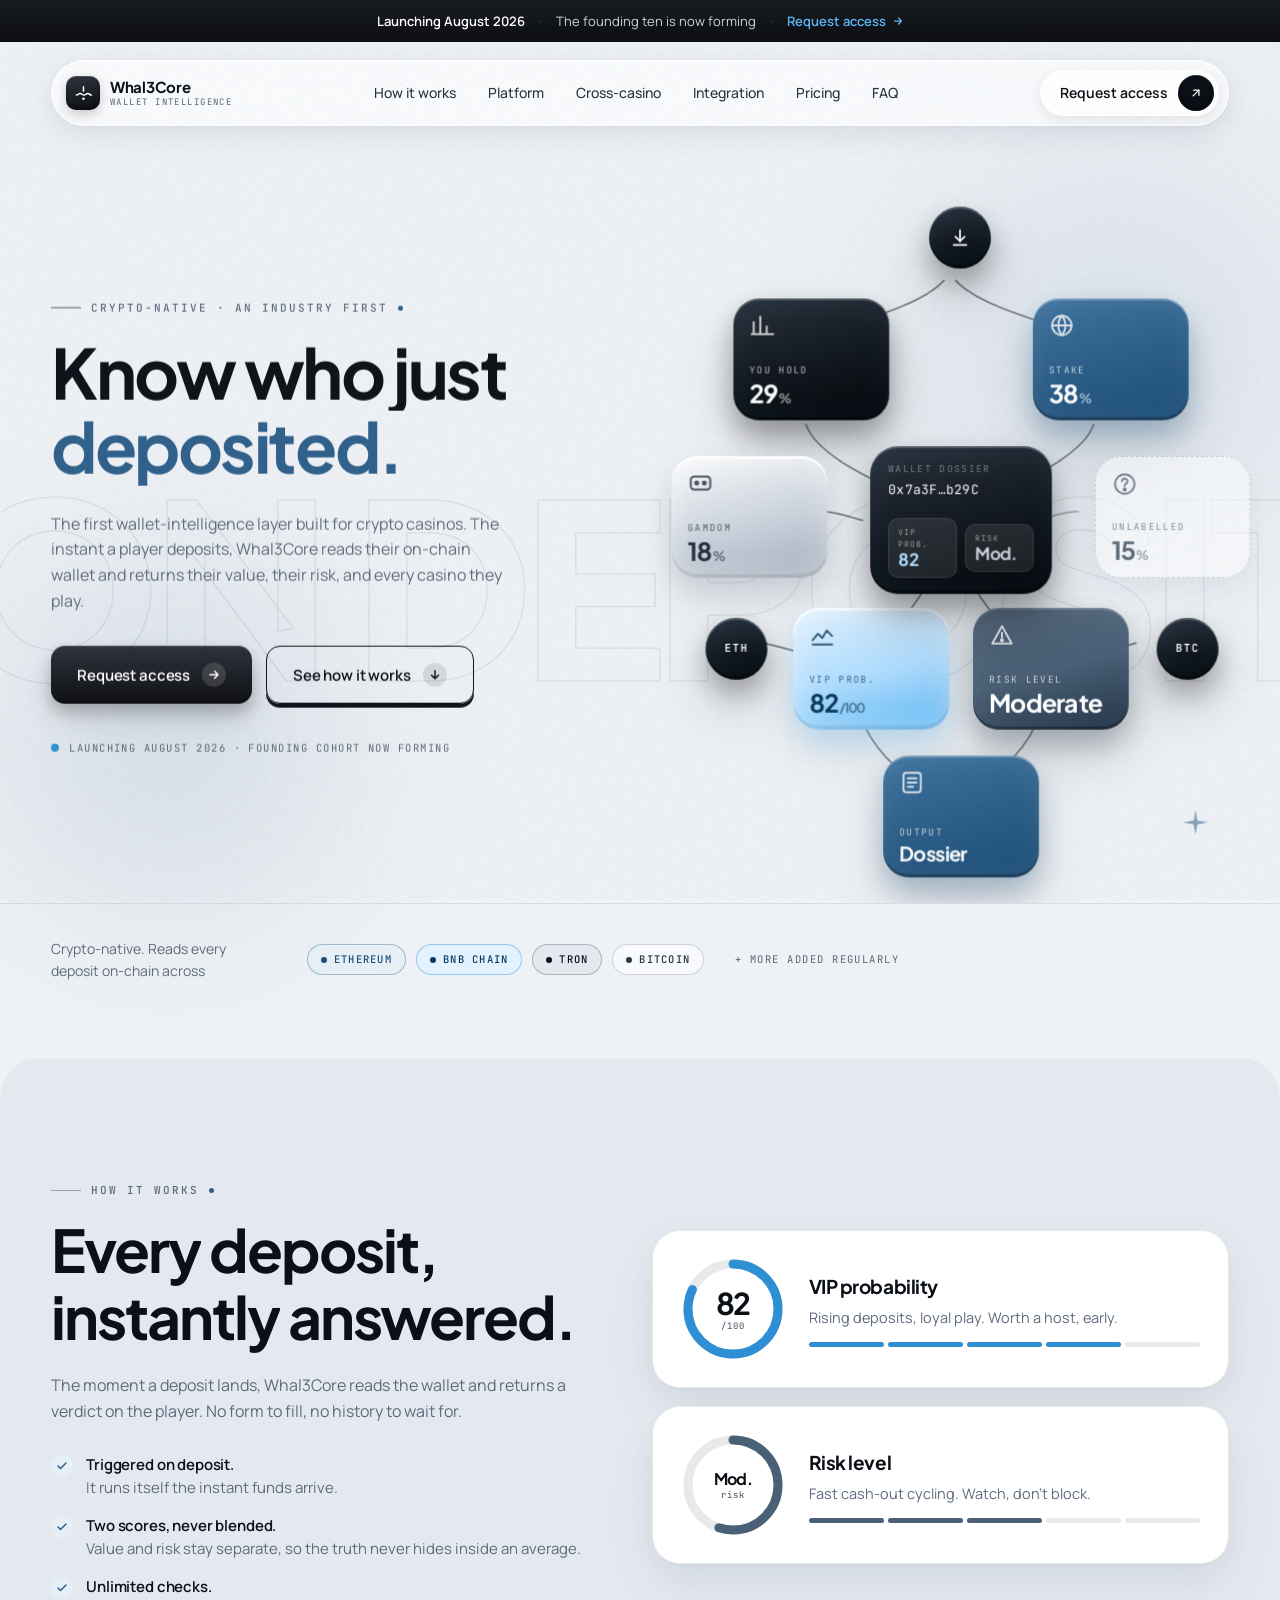
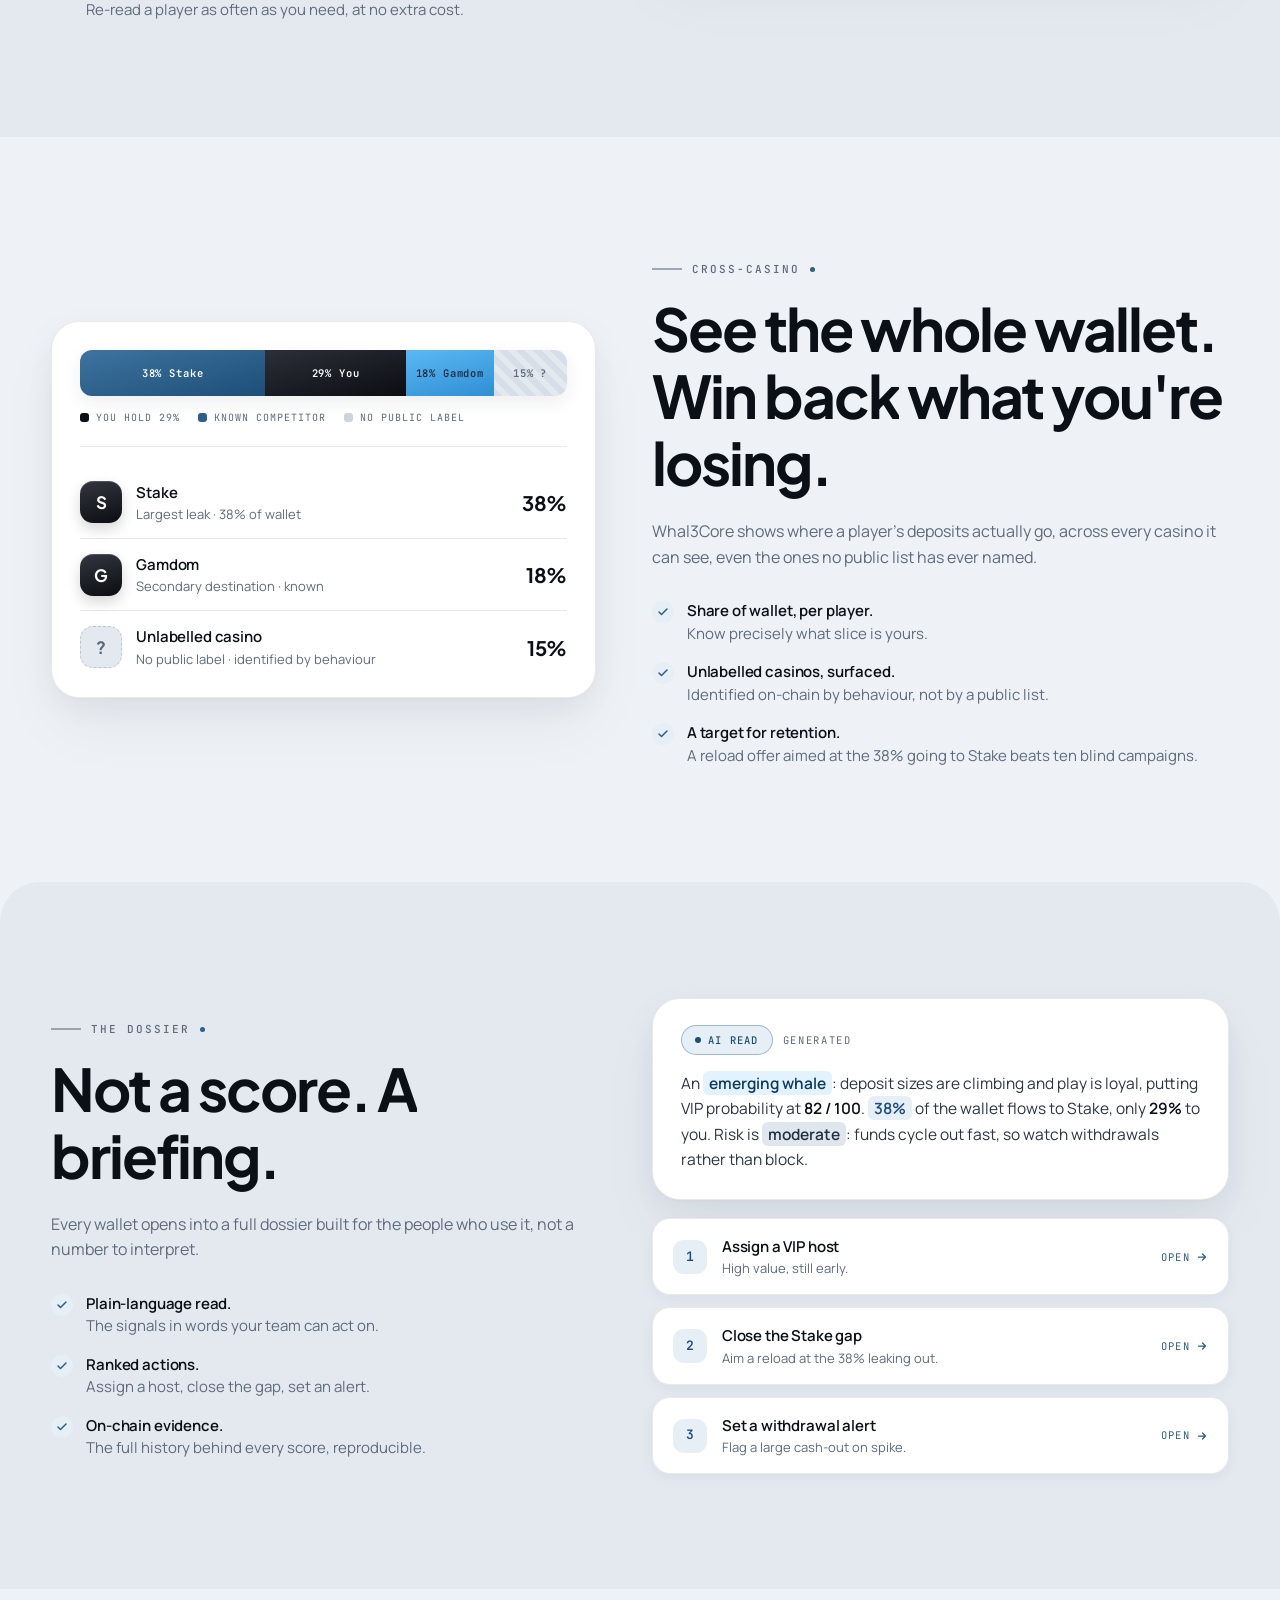
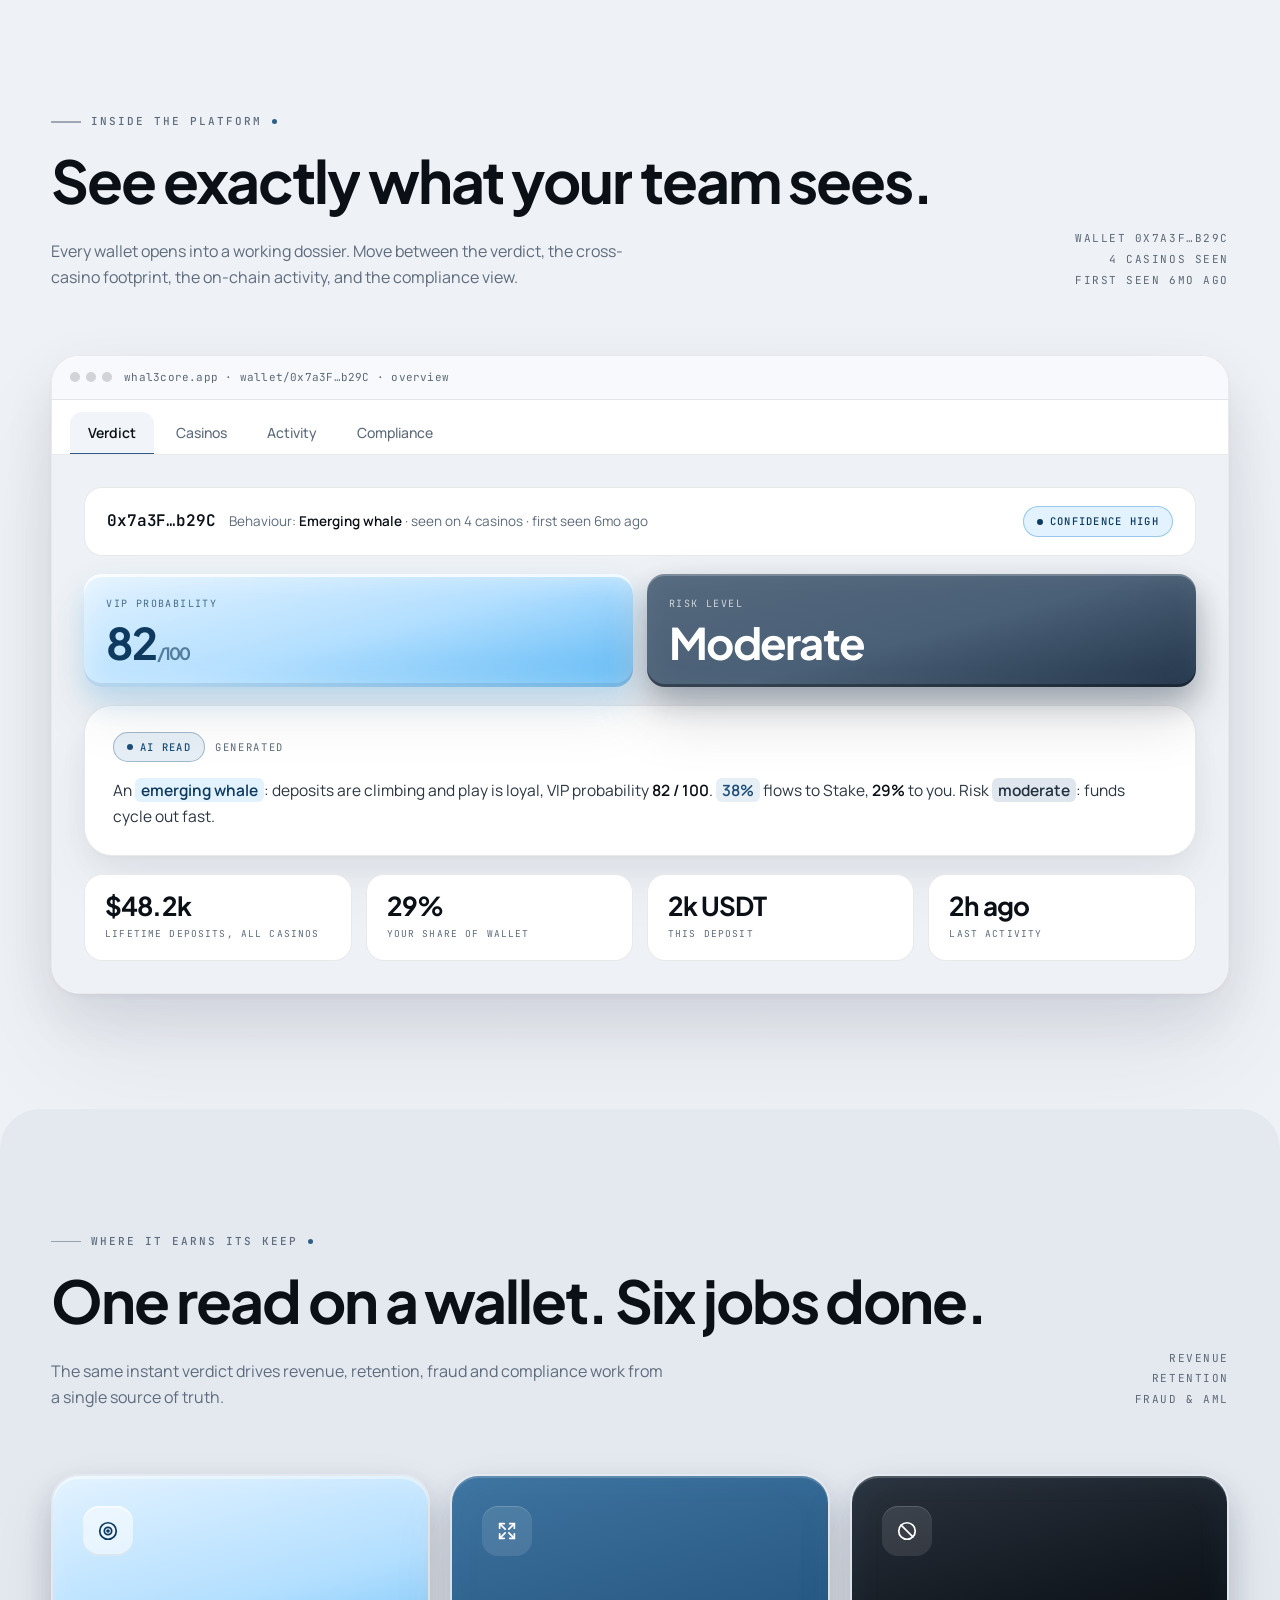
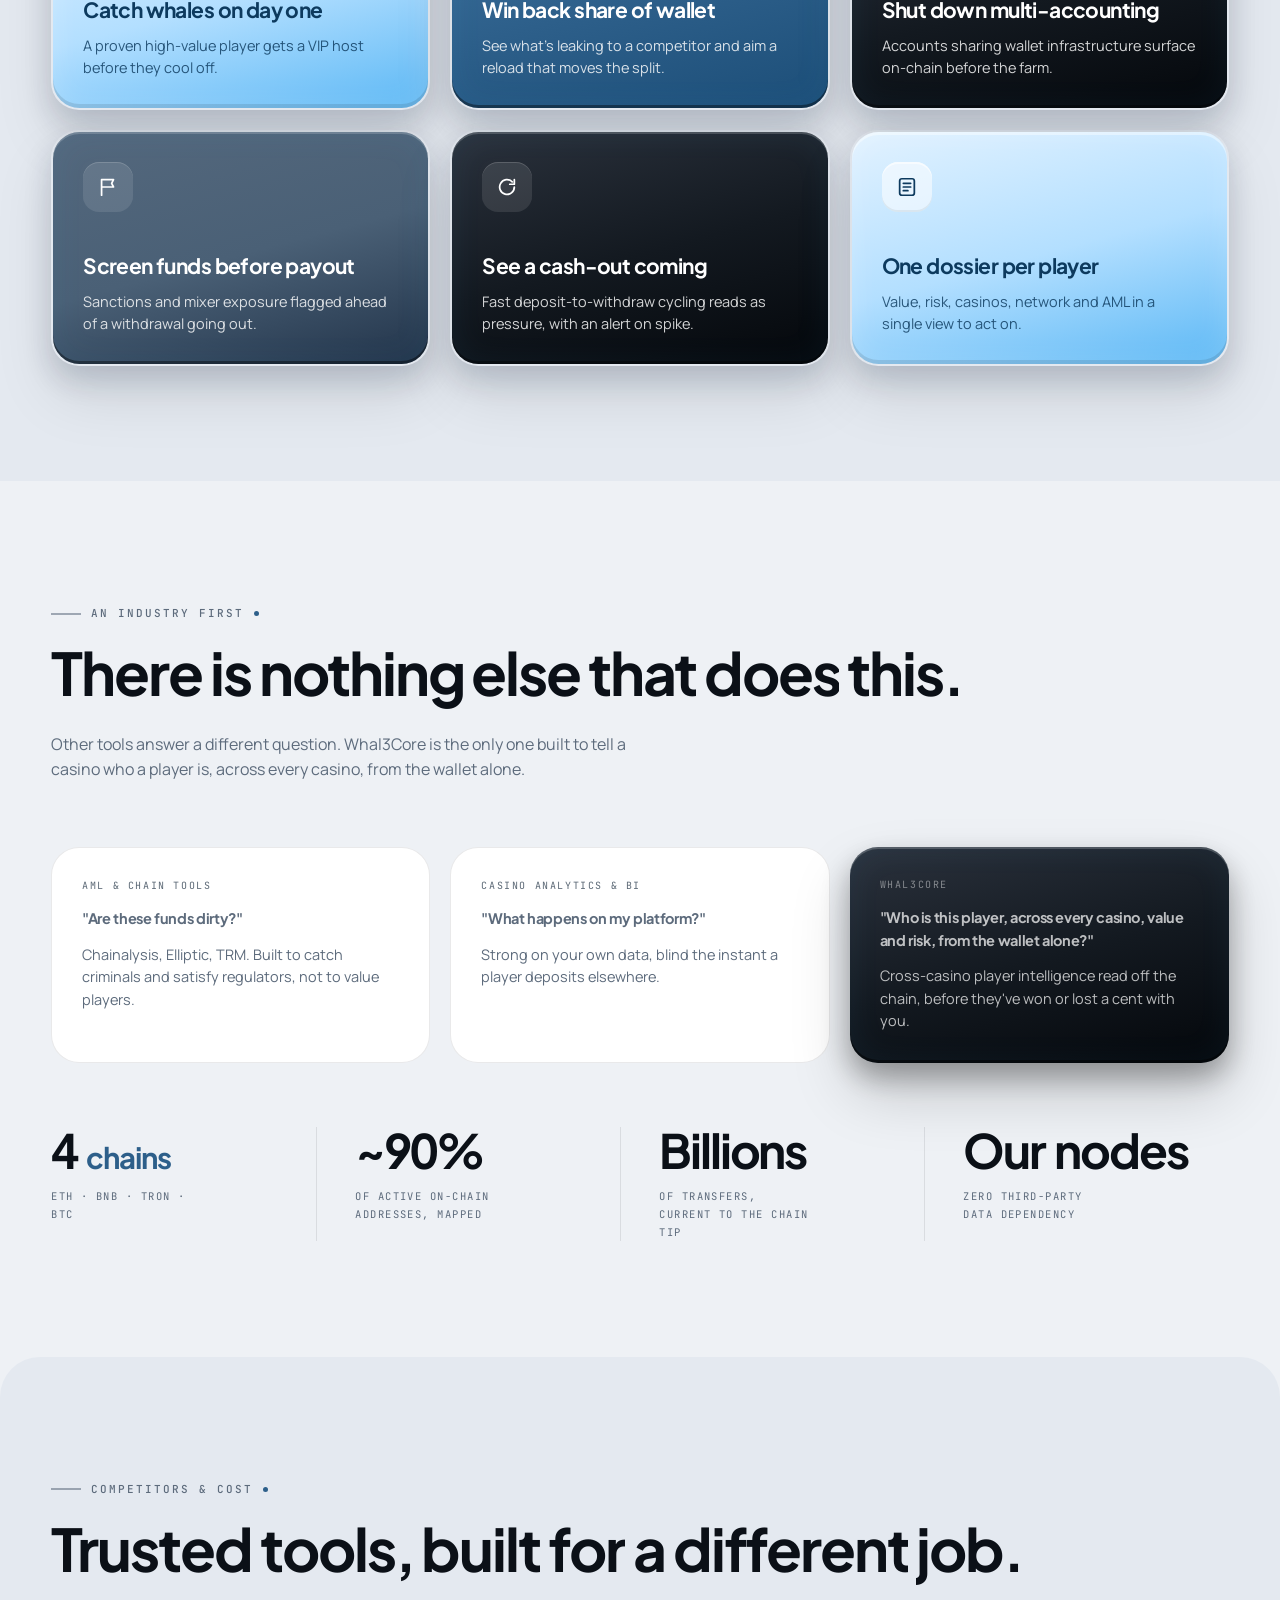
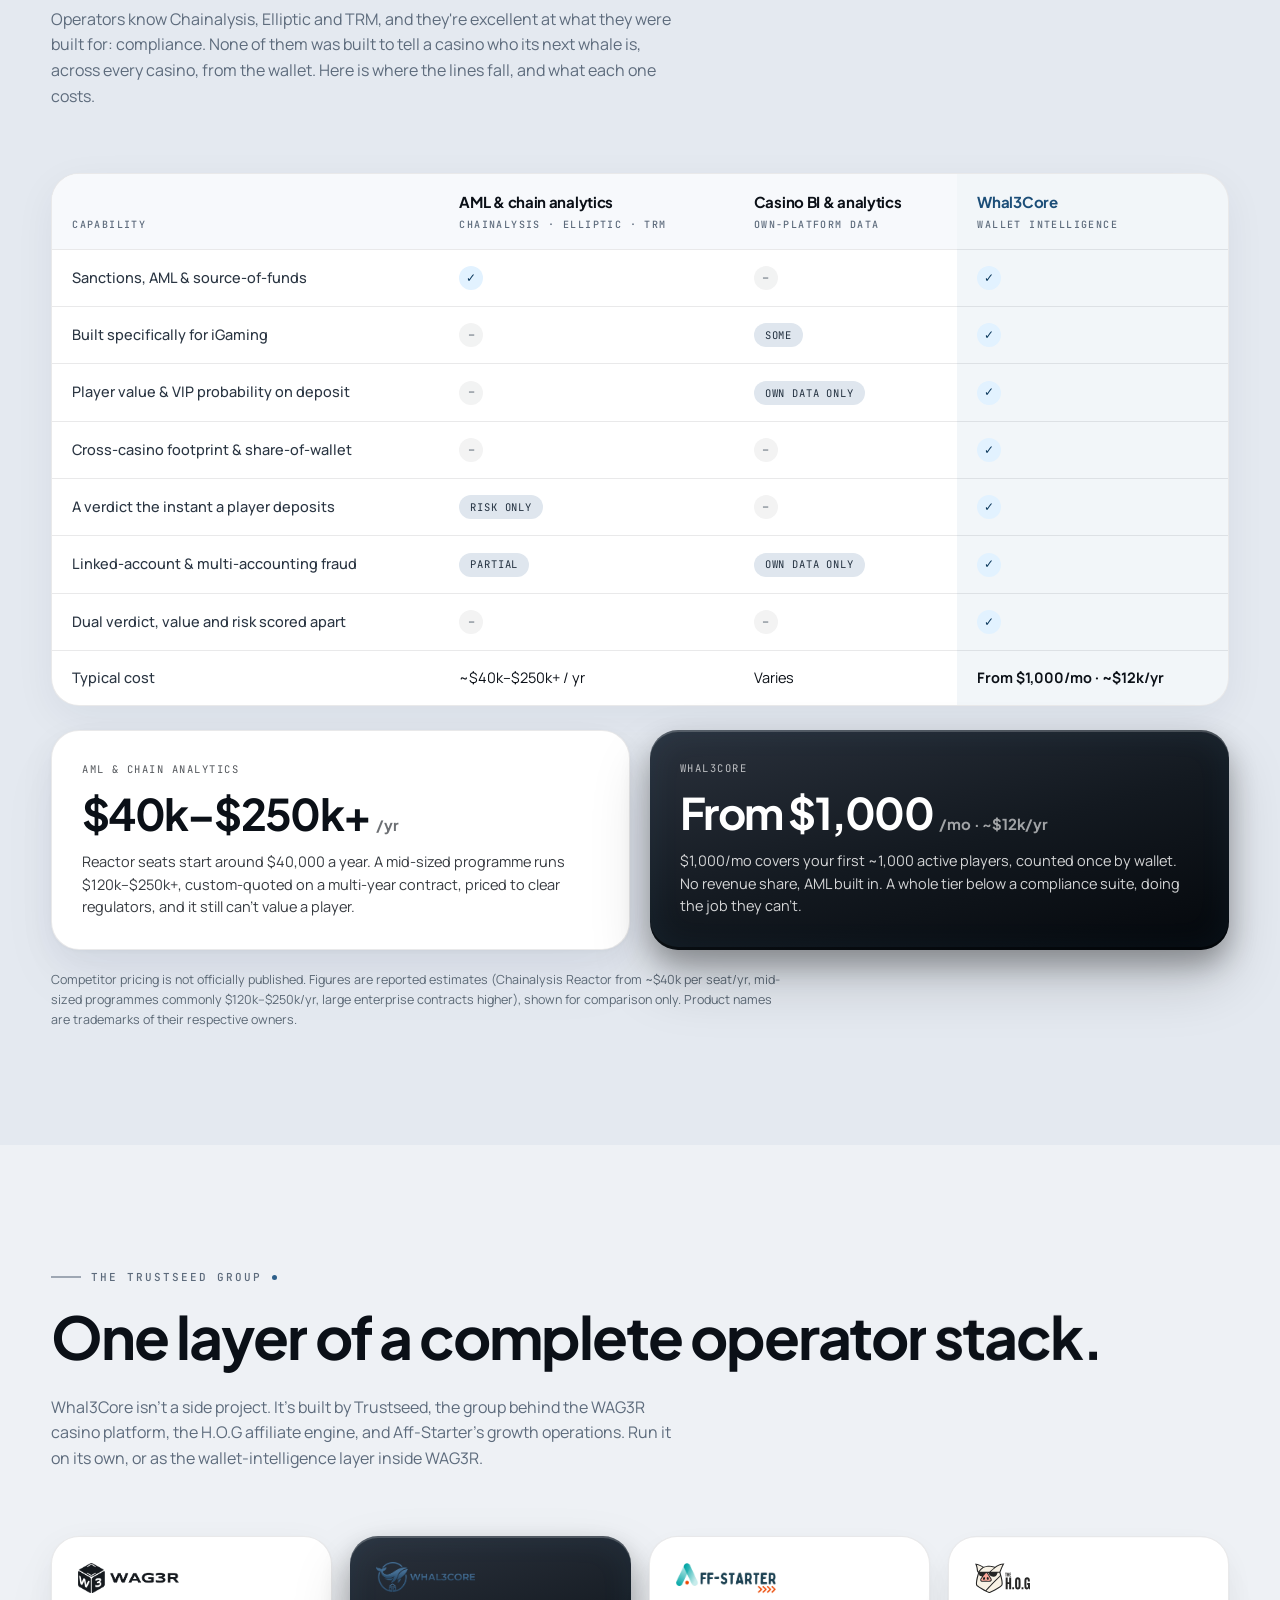
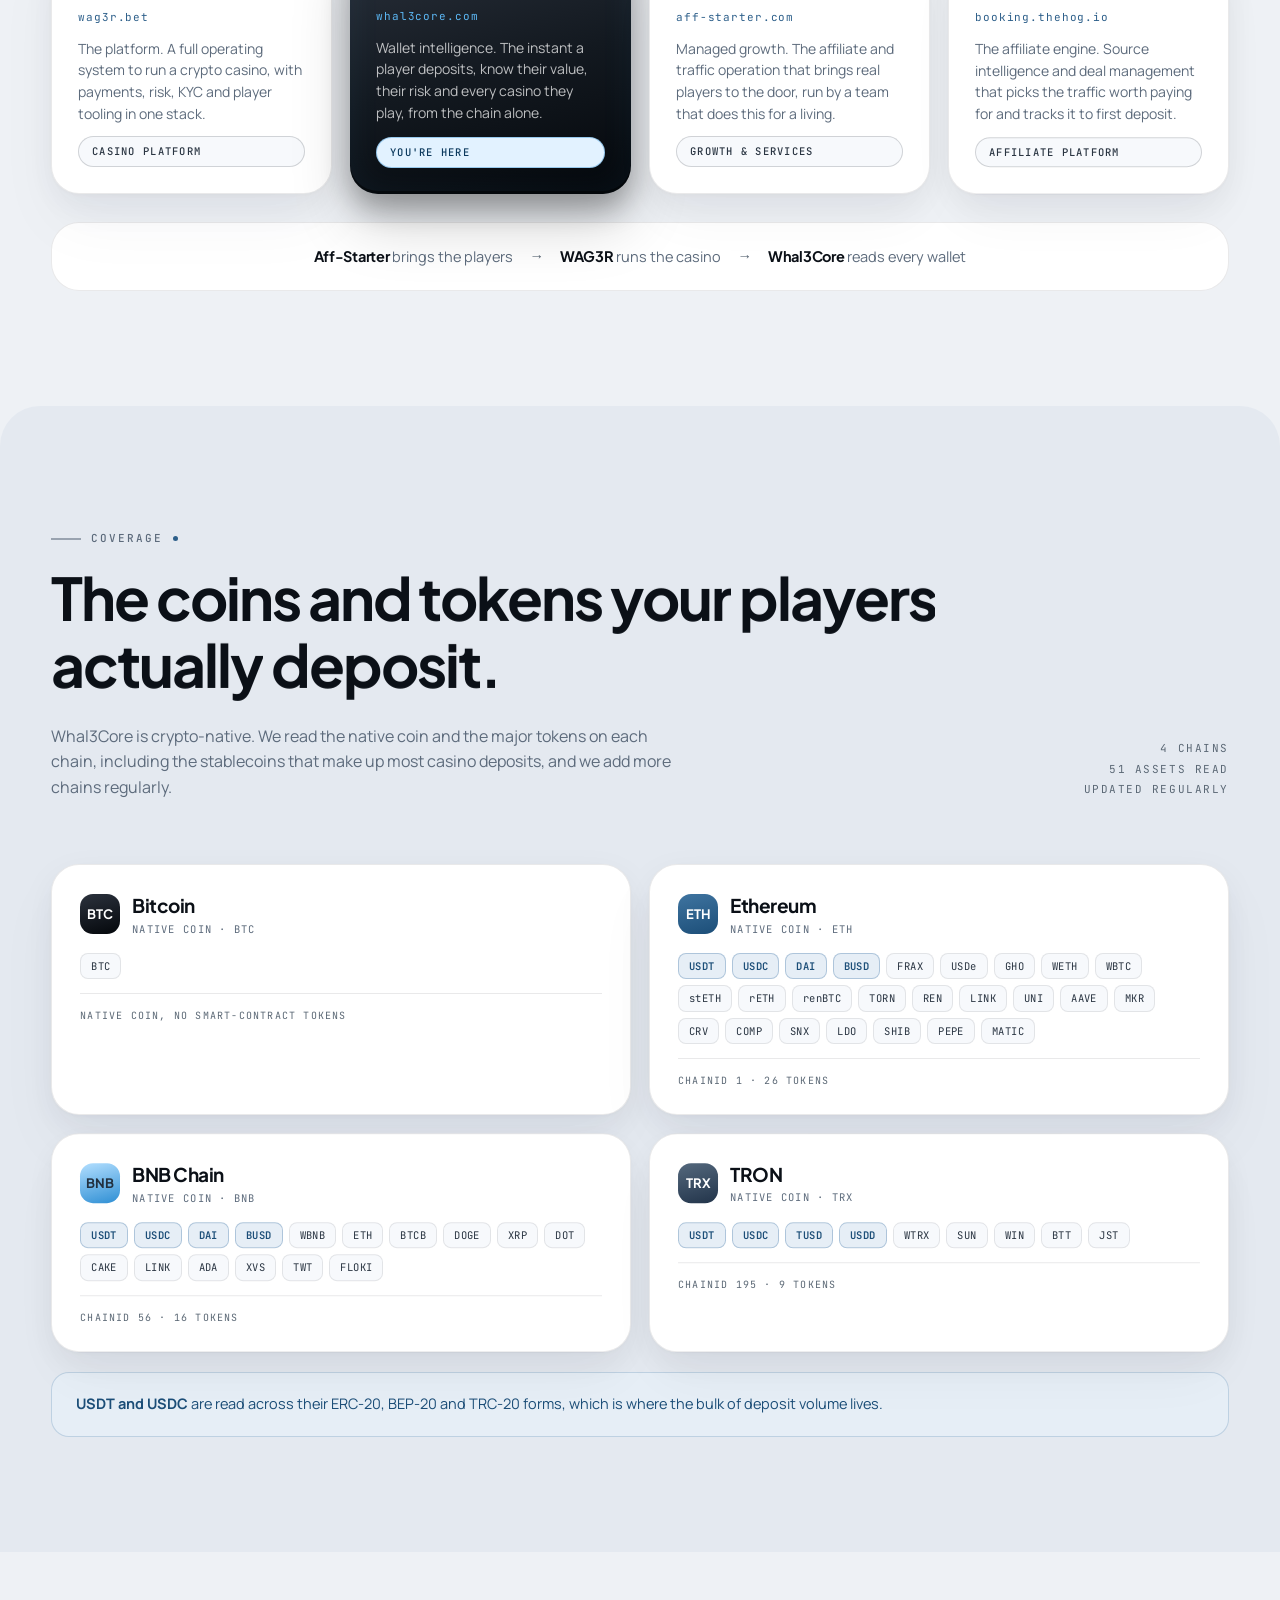
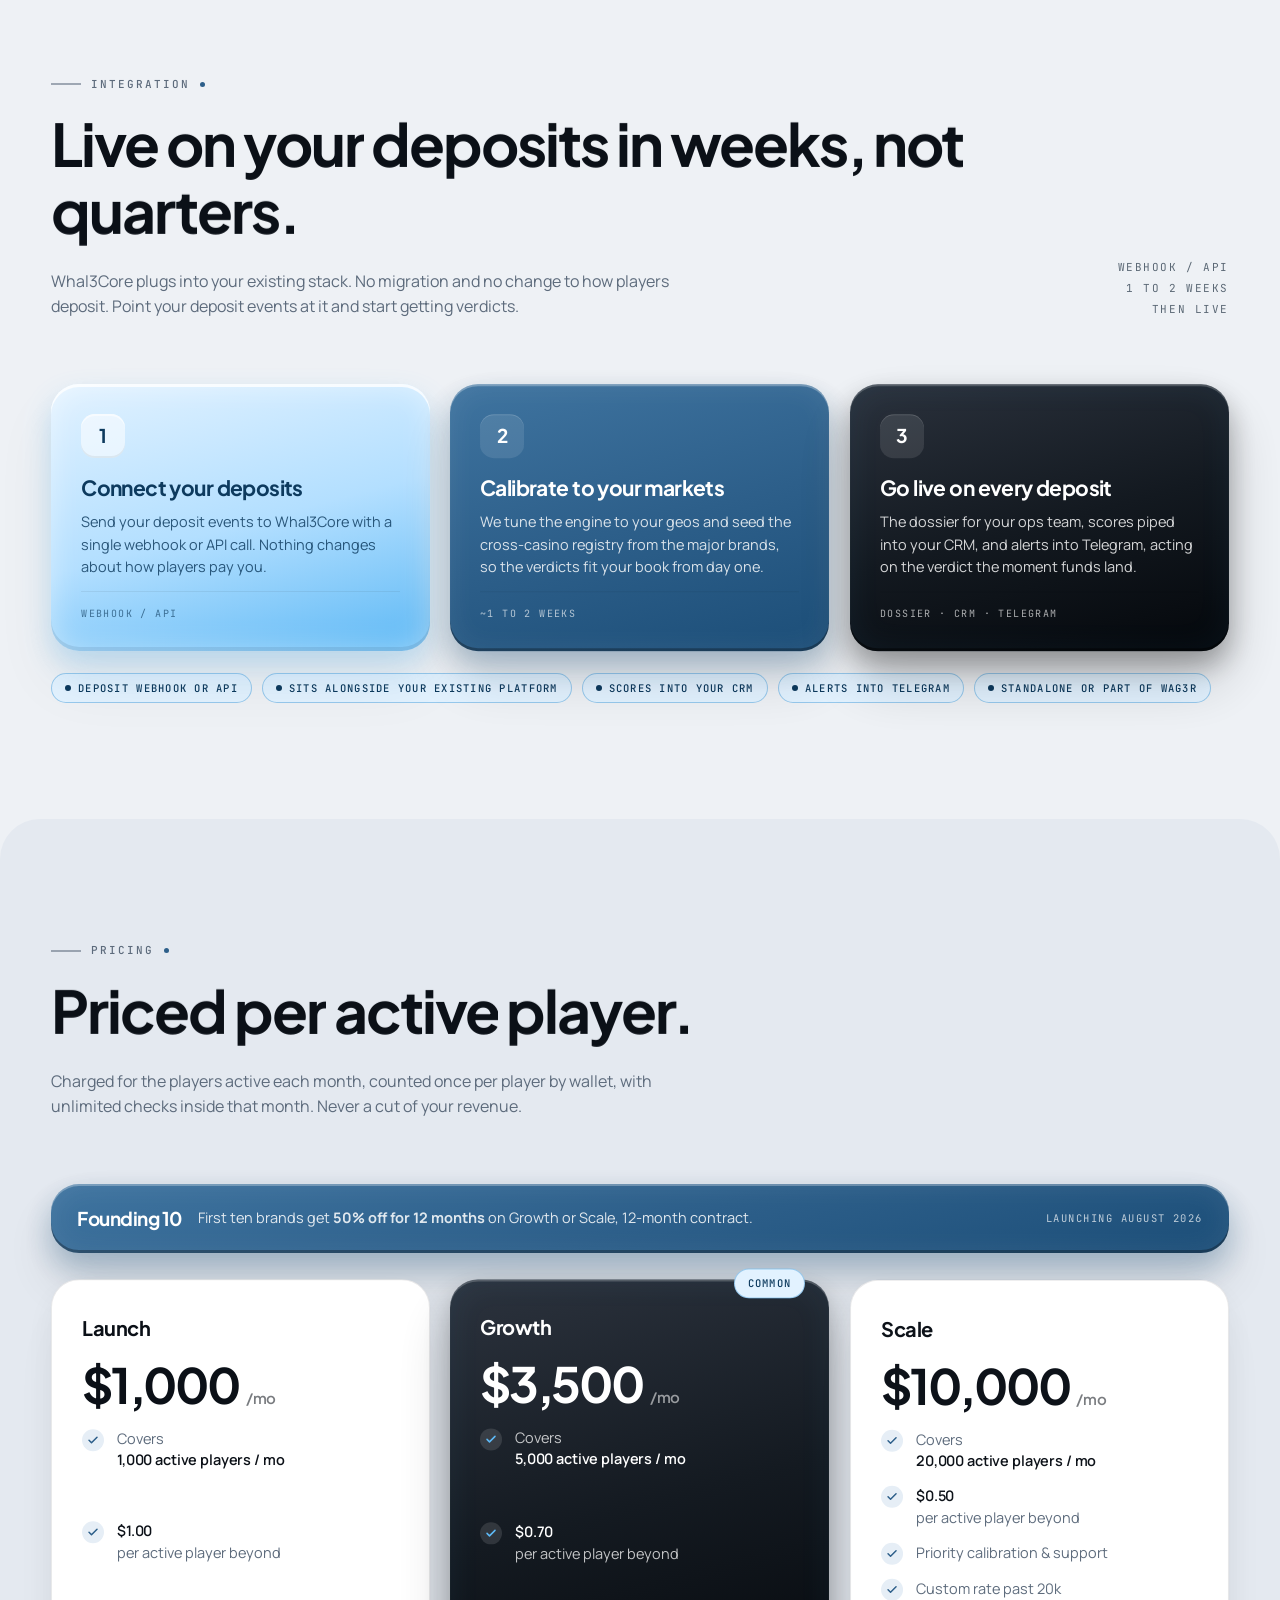
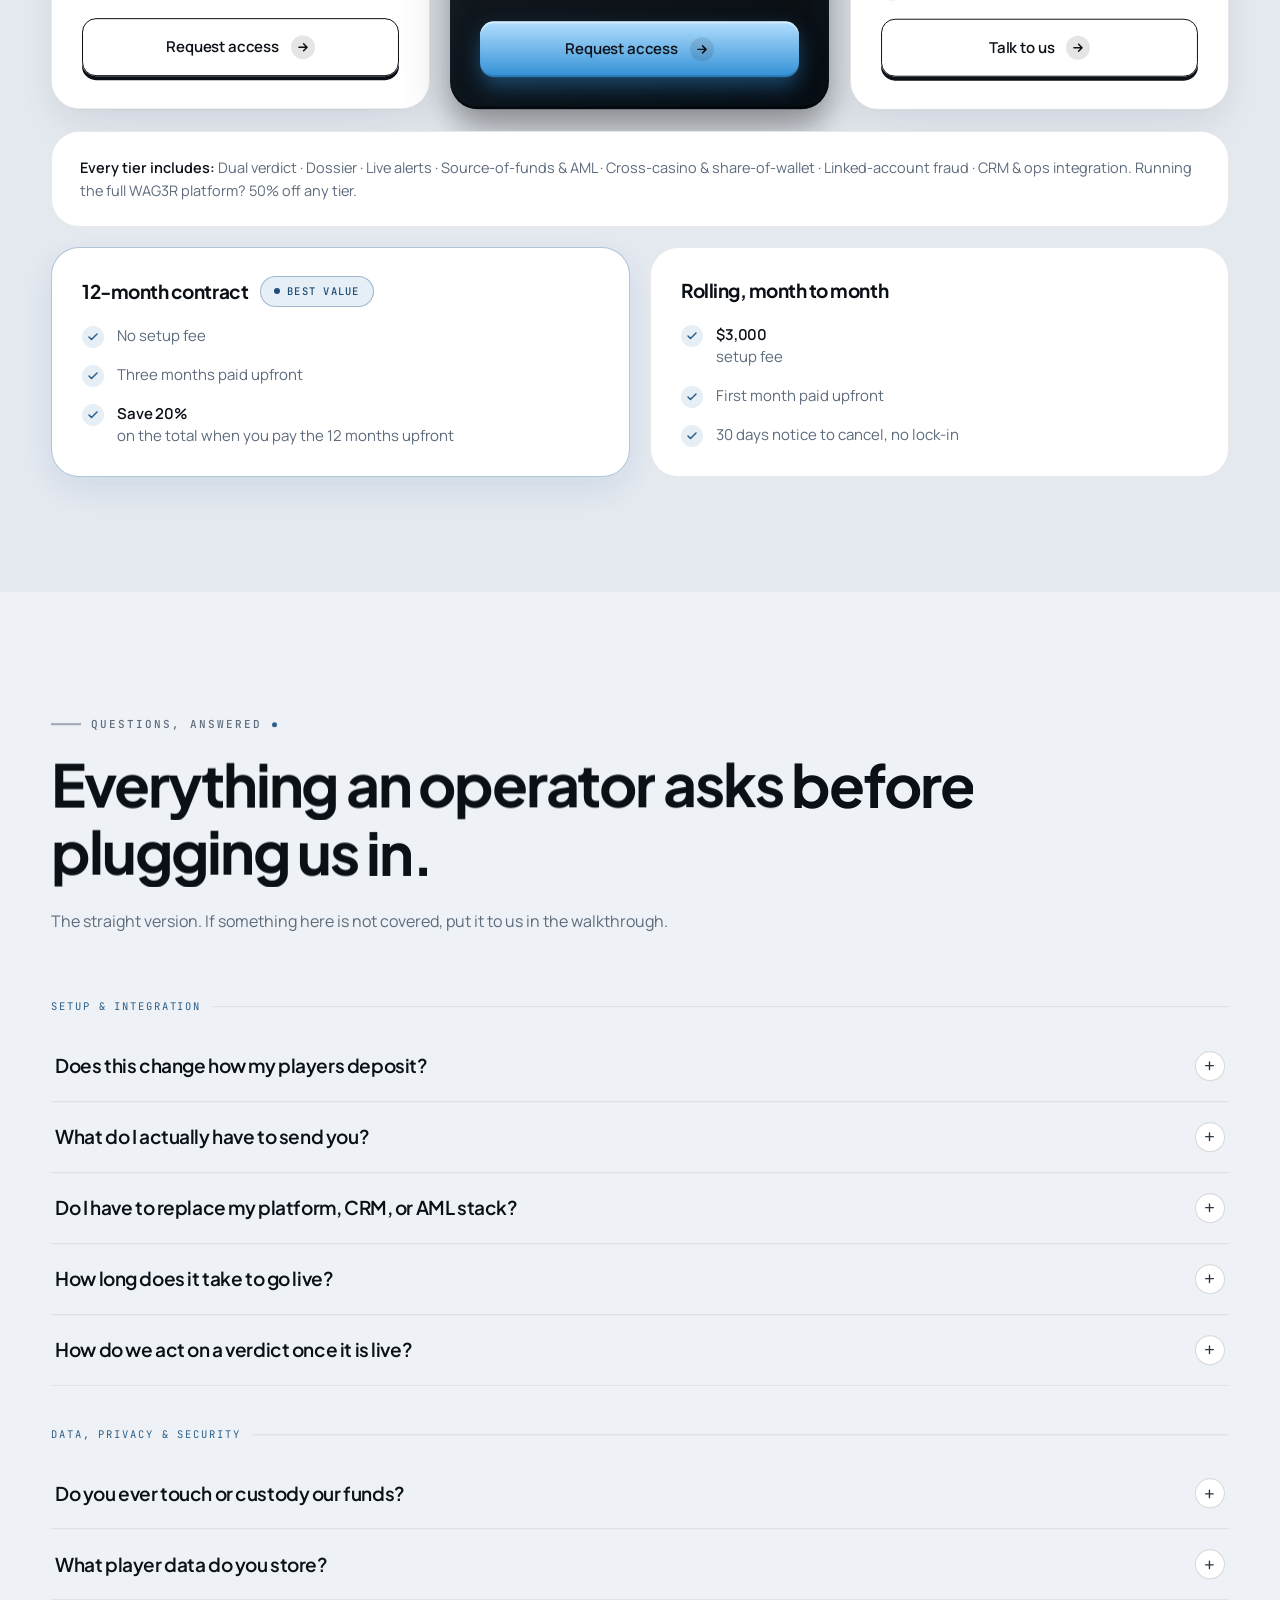
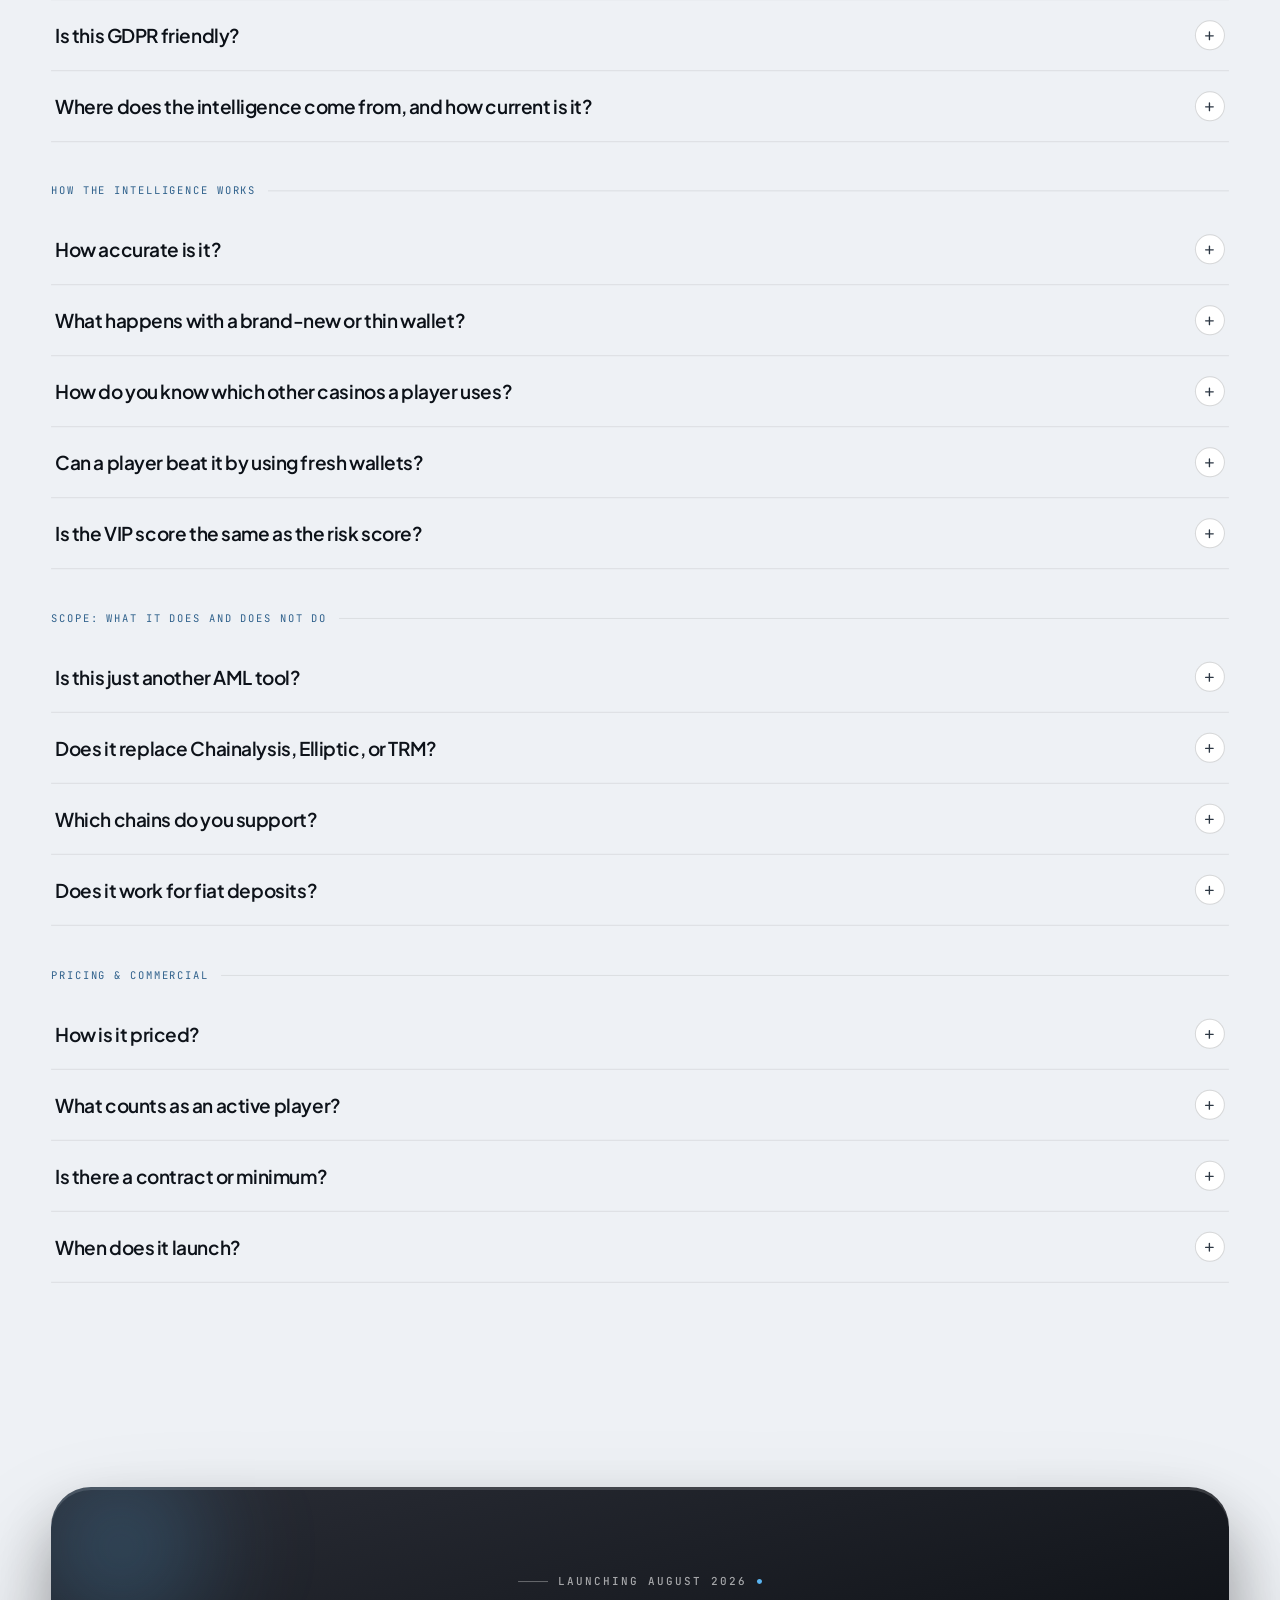
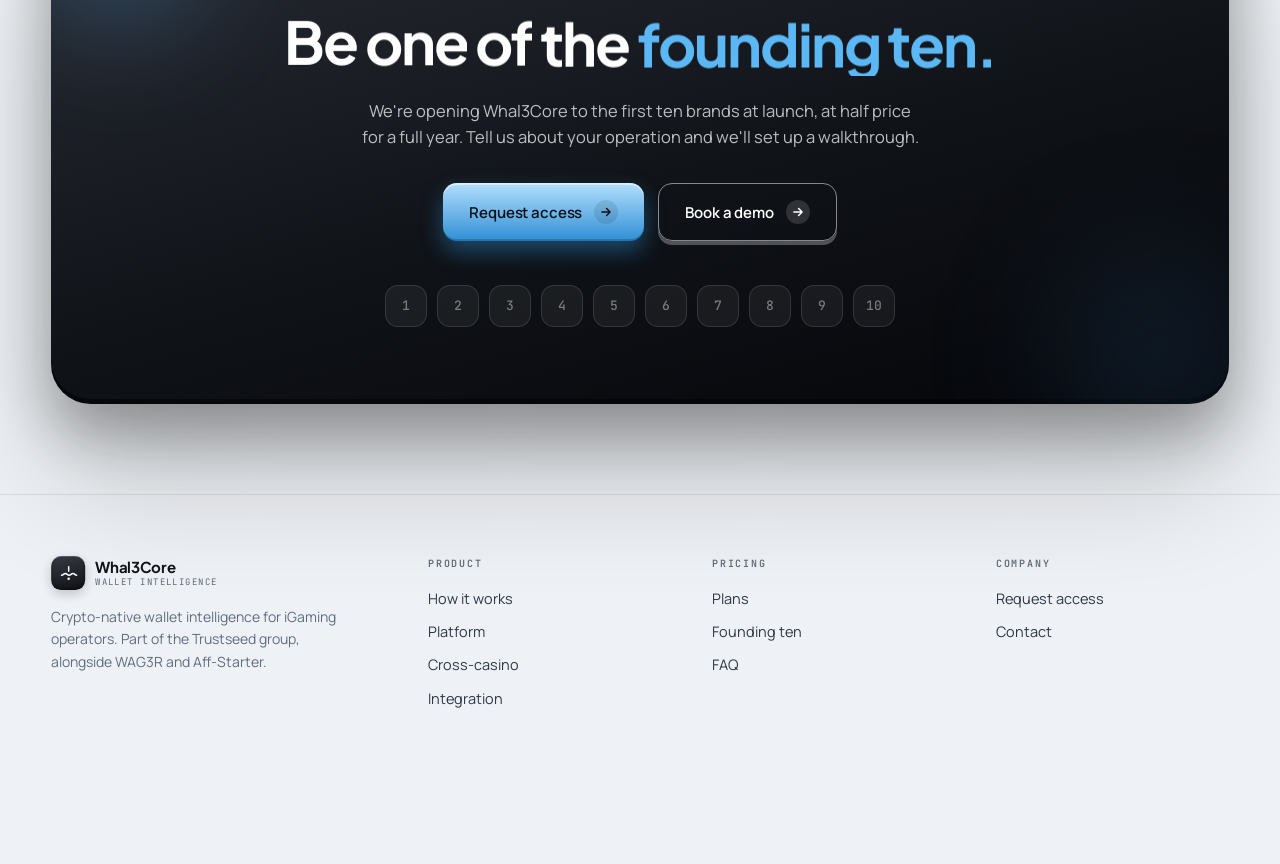
<file: v4/index.html>
<!DOCTYPE html>
<html lang="en">
<head>
<meta charset="utf-8">
<meta name="viewport" content="width=device-width, initial-scale=1">
<title>Whal3Core · Know who just deposited</title>
<meta name="description" content="The first wallet-intelligence layer built for crypto casinos. The instant a player deposits, Whal3Core reads their on-chain wallet and returns their value, their risk, and every casino they play.">
<meta property="og:title" content="Whal3Core · Know who just deposited">
<meta property="og:description" content="Crypto-native wallet intelligence for iGaming operators. Value, risk and cross-casino footprint, returned the instant a player deposits.">
<meta property="og:type" content="website">
<link rel="icon" href="data:image/svg+xml,<svg xmlns='http://www.w3.org/2000/svg' viewBox='0 0 24 24'><rect width='24' height='24' rx='6' fill='%230b0d12'/><path d='M3 14c2.4 0 2.4-2 4.8-2s2.4 2 4.8 2 2.4-2 4.8-2 2.4 2 4.6 2' fill='none' stroke='%23fff' stroke-width='1.9' stroke-linecap='round'/></svg>">
<link rel="preload" href="assets/fonts/plus-jakarta-sans-latin-700-normal.woff2" as="font" type="font/woff2" crossorigin>
<link rel="preload" href="assets/fonts/manrope-latin-400-normal.woff2" as="font" type="font/woff2" crossorigin>
<link rel="stylesheet" href="assets/fonts.css">
<link rel="stylesheet" href="assets/style.css">
<script>document.documentElement.classList.add('js');</script>
</head>
<body>

<div class="ambient ambient-1" aria-hidden="true"></div>
<div class="ambient ambient-2" aria-hidden="true"></div>

<!-- ══════════════════ ANNOUNCEMENT ══════════════════ -->
<div class="announce">
  <div class="wrap">
    <span><b>Launching August 2026</b></span>
    <span class="sep">·</span>
    <span>The founding ten is now forming</span>
    <span class="sep">·</span>
    <a href="#access">Request access
      <svg width="12" height="12" viewBox="0 0 24 24" fill="none" stroke="currentColor" stroke-width="2.5" stroke-linecap="round" stroke-linejoin="round"><path d="M5 12h14M13 6l6 6-6 6"/></svg>
    </a>
  </div>
</div>

<!-- ══════════════════ HEADER ══════════════════ -->
<div class="header-shell">
  <header class="header anim-fade">
    <a class="brand" href="#top" aria-label="Whal3Core home">
      <span class="brand-mark" aria-hidden="true">
        <svg viewBox="0 0 24 24" fill="none" stroke="currentColor" stroke-width="1.9" stroke-linecap="round" stroke-linejoin="round">
          <path d="M3 14c2.4 0 2.4-2 4.8-2s2.4 2 4.8 2 2.4-2 4.8-2 2.4 2 4.6 2"/>
          <path d="M12 3.5v5.5"/>
          <circle cx="12" cy="18.5" r="1.6" fill="currentColor" stroke="none"/>
        </svg>
      </span>
      <span class="brand-text">
        <span class="a">Whal3Core</span>
        <span class="b">Wallet intelligence</span>
      </span>
    </a>

    <nav class="nav" aria-label="Primary">
      <a href="#how">How it works</a>
      <a href="#platform">Platform</a>
      <a href="#cross-casino">Cross-casino</a>
      <a href="#integration">Integration</a>
      <a href="#pricing">Pricing</a>
      <a href="#faq">FAQ</a>
    </nav>

    <button class="nav-toggle" id="navToggle" aria-label="Open menu" aria-expanded="false">
      <svg viewBox="0 0 24 24" fill="none" stroke="currentColor" stroke-width="2" stroke-linecap="round"><path d="M4 7h16M4 12h16M4 17h16"/></svg>
    </button>

    <a class="header-cta" href="#access">
      <span class="label">Request access</span>
      <span class="dot" aria-hidden="true">
        <svg viewBox="0 0 24 24" fill="none" stroke="currentColor" stroke-width="2.2" stroke-linecap="round" stroke-linejoin="round"><path d="M7 17 L17 7"/><path d="M8 7 H17 V16"/></svg>
      </span>
    </a>
  </header>
</div>

<!-- ══════════════════ HERO ══════════════════ -->
<main id="top">
<section class="hero">
  <div class="bg-word" aria-hidden="true">ON&nbsp;DEPOSIT</div>
  <div class="wrap hero-grid">

    <div class="hero-copy">
      <span class="eyebrow anim-fade">Crypto-native · an industry first</span>

      <h1 class="display h1 hero-title">
        <span class="line"><span>Know who just</span></span>
        <span class="line"><span><em>deposited.</em></span></span>
      </h1>

      <p class="lede hero-lede anim-fade">The first wallet-intelligence layer built for crypto casinos. The instant a player deposits, Whal3Core reads their on-chain wallet and returns their value, their risk, and every casino they play.</p>

      <div class="hero-actions anim-fade">
        <a class="btn btn-dark" href="#access">Request access
          <span class="arrow"><svg viewBox="0 0 24 24" fill="none" stroke="currentColor" stroke-width="2.5" stroke-linecap="round" stroke-linejoin="round"><path d="M5 12h14M13 6l6 6-6 6"/></svg></span>
        </a>
        <a class="btn btn-ghost" href="#how">See how it works
          <span class="arrow"><svg viewBox="0 0 24 24" fill="none" stroke="currentColor" stroke-width="2.5" stroke-linecap="round" stroke-linejoin="round"><path d="M12 5v14M6 13l6 6 6-6"/></svg></span>
        </a>
      </div>

      <span class="hero-note anim-fade"><i class="pulse"></i>Launching August 2026 · founding cohort now forming</span>
    </div>

    <!-- constellation: the wallet graph -->
    <div class="hero-visual">
      <div class="constellation" id="constellation" role="img" aria-label="Diagram: a deposit lands on a wallet, which is read across four casinos and returns a VIP score of 82 and a moderate risk level.">
        <svg class="links" viewBox="0 0 580 640" preserveAspectRatio="xMidYMid meet" aria-hidden="true">
          <path d="M 284 64 C 260 90, 200 105, 152 122"/>
          <path d="M 296 64 C 320 90, 380 105, 428 122"/>
          <path d="M 140 214 C 150 244, 210 276, 262 292"/>
          <path d="M 440 214 C 430 244, 370 276, 318 292"/>
          <path d="M 156 305 C 176 305, 188 312, 199 314"/>
          <path class="dashed" d="M 424 305 C 404 305, 392 312, 381 314"/>
          <path d="M 262 388 C 245 415, 220 442, 200 462"/>
          <path d="M 318 388 C 335 415, 360 442, 380 462"/>
          <path d="M 96 442 C 122 448, 148 456, 160 462"/>
          <path d="M 484 442 C 458 448, 440 456, 428 462"/>
          <path d="M 200 526 C 215 560, 250 590, 290 606"/>
          <path d="M 380 526 C 365 560, 330 590, 290 606"/>
        </svg>

        <div class="constellation-inner" id="constellationInner">

          <div class="node node-pill n-deposit">
            <div class="node-face clay clay-dark" title="Deposit event">
              <svg width="22" height="22" viewBox="0 0 24 24" fill="none" stroke="currentColor" stroke-width="1.9" stroke-linecap="round" stroke-linejoin="round"><path d="M12 4v12"/><path d="M7 11l5 5 5-5"/><path d="M5 20h14"/></svg>
            </div>
          </div>

          <div class="node node-sm n-you">
            <div class="node-face clay clay-dark">
              <span class="node-ico" aria-hidden="true">
                <svg viewBox="0 0 24 24" fill="none" stroke="currentColor" stroke-width="1.8" stroke-linecap="round" stroke-linejoin="round"><path d="M4 20V9M10 20V4M16 20v-7M22 20H2"/></svg>
              </span>
              <span>
                <span class="node-k">You hold</span>
                <span class="node-v">29<small>%</small></span>
              </span>
            </div>
          </div>

          <div class="node node-sm n-stake">
            <div class="node-face clay clay-steel">
              <span class="node-ico" aria-hidden="true">
                <svg viewBox="0 0 24 24" fill="none" stroke="currentColor" stroke-width="1.8" stroke-linecap="round" stroke-linejoin="round"><circle cx="12" cy="12" r="9"/><path d="M12 3a14 14 0 0 0 0 18a14 14 0 0 0 0-18"/><path d="M3 12h18"/></svg>
              </span>
              <span>
                <span class="node-k">Stake</span>
                <span class="node-v">38<small>%</small></span>
              </span>
            </div>
          </div>

          <div class="node node-sm n-gamdom">
            <div class="node-face clay clay-chrome">
              <span class="node-ico" aria-hidden="true">
                <svg viewBox="0 0 24 24" fill="none" stroke="currentColor" stroke-width="1.8" stroke-linecap="round" stroke-linejoin="round"><rect x="3" y="6" width="18" height="12" rx="3"/><circle cx="8.5" cy="12" r="1.4" fill="currentColor"/><circle cx="15.5" cy="12" r="1.4" fill="currentColor"/></svg>
              </span>
              <span>
                <span class="node-k">Gamdom</span>
                <span class="node-v">18<small>%</small></span>
              </span>
            </div>
          </div>

          <div class="node node-core n-core">
            <div class="node-face clay clay-dark">
              <span>
                <span class="node-k" style="color:rgba(255,255,255,.55)">Wallet dossier</span>
                <span class="addr">0x7a3F…b29C</span>
              </span>
              <span class="split">
                <div><span class="k">VIP prob.</span><span class="v azure">82</span></div>
                <div><span class="k">Risk</span><span class="v chrome">Mod.</span></div>
              </span>
            </div>
          </div>

          <div class="node node-sm n-unknown node-ghost">
            <div class="node-face">
              <span class="node-ico" aria-hidden="true">
                <svg viewBox="0 0 24 24" fill="none" stroke="currentColor" stroke-width="1.8" stroke-linecap="round" stroke-linejoin="round"><circle cx="12" cy="12" r="9"/><path d="M9.5 9.5a2.5 2.5 0 1 1 3.4 2.3c-.6.3-.9.8-.9 1.5v.4"/><circle cx="12" cy="17" r="1" fill="currentColor"/></svg>
              </span>
              <span>
                <span class="node-k">Unlabelled</span>
                <span class="node-v">15<small>%</small></span>
              </span>
            </div>
          </div>

          <div class="node node-pill n-eth">
            <div class="node-face clay clay-dark">ETH</div>
          </div>

          <div class="node node-sm n-vip">
            <div class="node-face clay clay-azure">
              <span class="node-ico" aria-hidden="true">
                <svg viewBox="0 0 24 24" fill="none" stroke="currentColor" stroke-width="1.8" stroke-linecap="round" stroke-linejoin="round"><path d="M3 17l5-6 4 4 4-7 5 5"/><path d="M3 21h18"/></svg>
              </span>
              <span>
                <span class="node-k">VIP prob.</span>
                <span class="node-v">82<small>/100</small></span>
              </span>
            </div>
          </div>

          <div class="node node-sm n-risk">
            <div class="node-face clay clay-slate">
              <span class="node-ico" aria-hidden="true">
                <svg viewBox="0 0 24 24" fill="none" stroke="currentColor" stroke-width="1.8" stroke-linecap="round" stroke-linejoin="round"><path d="M12 4l9 16H3z"/><path d="M12 10v4"/><circle cx="12" cy="17" r="1" fill="currentColor"/></svg>
              </span>
              <span>
                <span class="node-k">Risk level</span>
                <span class="node-v">Moderate</span>
              </span>
            </div>
          </div>

          <div class="node node-pill n-btc">
            <div class="node-face clay clay-dark">BTC</div>
          </div>

          <div class="node node-sm n-dossier">
            <div class="node-face clay clay-steel">
              <span class="node-ico" aria-hidden="true">
                <svg viewBox="0 0 24 24" fill="none" stroke="currentColor" stroke-width="1.8" stroke-linecap="round" stroke-linejoin="round"><rect x="4" y="3" width="16" height="18" rx="2.5"/><path d="M8 8h8M8 12h8M8 16h5"/></svg>
              </span>
              <span>
                <span class="node-k">Output</span>
                <span class="node-v" style="font-size:20px">Dossier</span>
              </span>
            </div>
          </div>

        </div>

        <span class="spark" aria-hidden="true">
          <svg viewBox="0 0 24 24" fill="currentColor"><path d="M12 2 L13.5 10.5 L22 12 L13.5 13.5 L12 22 L10.5 13.5 L2 12 L10.5 10.5 Z"/></svg>
        </span>
      </div>
    </div>
  </div>
</section>

<!-- ══════════════════ CHAIN STRIP ══════════════════ -->
<section class="chains">
  <div class="wrap chains-inner anim-fade">
    <p class="chains-label">Crypto-native. Reads every deposit on-chain across</p>
    <div class="chains-list">
      <span class="chip chip-steel chip-dot">Ethereum</span>
      <span class="chip chip-azure chip-dot">BNB Chain</span>
      <span class="chip chip-ink chip-dot">TRON</span>
      <span class="chip chip-dot">Bitcoin</span>
    </div>
    <span class="chains-more">+ more added regularly</span>
  </div>
</section>

<!-- ══════════════════ HOW IT WORKS ══════════════════ -->
<section class="section section-tint section-round" id="how">
  <div class="wrap">
    <div class="split">
      <div class="split-copy">
        <span class="eyebrow">How it works</span>
        <h2 class="display h2 reveal">Every deposit, instantly answered.</h2>
        <p class="lede">The moment a deposit lands, Whal3Core reads the wallet and returns a verdict on the player. No form to fill, no history to wait for.</p>
        <ul class="ticks">
          <li><span class="tick"><svg viewBox="0 0 24 24" fill="none" stroke="currentColor" stroke-width="3" stroke-linecap="round" stroke-linejoin="round"><path d="M20 6L9 17l-5-5"/></svg></span>
            <span><strong>Triggered on deposit.</strong> It runs itself the instant funds arrive.</span></li>
          <li><span class="tick"><svg viewBox="0 0 24 24" fill="none" stroke="currentColor" stroke-width="3" stroke-linecap="round" stroke-linejoin="round"><path d="M20 6L9 17l-5-5"/></svg></span>
            <span><strong>Two scores, never blended.</strong> Value and risk stay separate, so the truth never hides inside an average.</span></li>
          <li><span class="tick"><svg viewBox="0 0 24 24" fill="none" stroke="currentColor" stroke-width="3" stroke-linecap="round" stroke-linejoin="round"><path d="M20 6L9 17l-5-5"/></svg></span>
            <span><strong>Unlimited checks.</strong> Re-read a player as often as you need, at no extra cost.</span></li>
        </ul>
      </div>

      <div class="scores">
        <div class="score panel panel-lift">
          <div class="score-dial">
            <svg viewBox="0 0 104 104" aria-hidden="true">
              <circle class="track" cx="52" cy="52" r="45"/>
              <circle class="fill" cx="52" cy="52" r="45" stroke="#2f8fd4" data-dash="82"/>
            </svg>
            <span class="num">82<small>/100</small></span>
          </div>
          <div class="score-body">
            <div class="k">VIP probability</div>
            <p>Rising deposits, loyal play. Worth a host, early.</p>
            <div class="score-bars"><i class="on-azure"></i><i class="on-azure"></i><i class="on-azure"></i><i class="on-azure"></i><i></i></div>
          </div>
        </div>

        <div class="score panel panel-lift">
          <div class="score-dial">
            <svg viewBox="0 0 104 104" aria-hidden="true">
              <circle class="track" cx="52" cy="52" r="45"/>
              <circle class="fill" cx="52" cy="52" r="45" stroke="#4a6076" data-dash="55"/>
            </svg>
            <span class="num" style="font-size:16px">Mod.<small>risk</small></span>
          </div>
          <div class="score-body">
            <div class="k">Risk level</div>
            <p>Fast cash-out cycling. Watch, don't block.</p>
            <div class="score-bars"><i class="on-slate"></i><i class="on-slate"></i><i class="on-slate"></i><i></i><i></i></div>
          </div>
        </div>
      </div>
    </div>
  </div>
</section>

<!-- ══════════════════ CROSS-CASINO ══════════════════ -->
<section class="section" id="cross-casino">
  <div class="wrap">
    <div class="split reverse">
      <div class="split-copy">
        <span class="eyebrow">Cross-casino</span>
        <h2 class="display h2 reveal">See the whole wallet. Win back what you're losing.</h2>
        <p class="lede">Whal3Core shows where a player's deposits actually go, across every casino it can see, even the ones no public list has ever named.</p>
        <ul class="ticks">
          <li><span class="tick"><svg viewBox="0 0 24 24" fill="none" stroke="currentColor" stroke-width="3" stroke-linecap="round" stroke-linejoin="round"><path d="M20 6L9 17l-5-5"/></svg></span>
            <span><strong>Share of wallet, per player.</strong> Know precisely what slice is yours.</span></li>
          <li><span class="tick"><svg viewBox="0 0 24 24" fill="none" stroke="currentColor" stroke-width="3" stroke-linecap="round" stroke-linejoin="round"><path d="M20 6L9 17l-5-5"/></svg></span>
            <span><strong>Unlabelled casinos, surfaced.</strong> Identified on-chain by behaviour, not by a public list.</span></li>
          <li><span class="tick"><svg viewBox="0 0 24 24" fill="none" stroke="currentColor" stroke-width="3" stroke-linecap="round" stroke-linejoin="round"><path d="M20 6L9 17l-5-5"/></svg></span>
            <span><strong>A target for retention.</strong> A reload offer aimed at the 38% going to Stake beats ten blind campaigns.</span></li>
        </ul>
      </div>

      <div class="panel panel-lift wallet-card">
        <div class="sow-bar" data-sow>
          <span class="sow-stake" style="flex:38">38% Stake</span>
          <span class="sow-you" style="flex:29">29% You</span>
          <span class="sow-gamdom" style="flex:18">18% Gamdom</span>
          <span class="sow-unknown" style="flex:15">15% ?</span>
        </div>
        <div class="sow-legend">
          <span><i style="background:#0b1017"></i>You hold 29%</span>
          <span><i style="background:#2d5f8a"></i>Known competitor</span>
          <span><i style="background:#ccd4de"></i>No public label</span>
        </div>

        <div class="casino-row">
          <span class="casino-badge">S</span>
          <span>
            <span class="casino-name">Stake</span>
            <span class="casino-sub">Largest leak · 38% of wallet</span>
          </span>
          <span class="casino-share">38%</span>
        </div>
        <div class="casino-row">
          <span class="casino-badge">G</span>
          <span>
            <span class="casino-name">Gamdom</span>
            <span class="casino-sub">Secondary destination · known</span>
          </span>
          <span class="casino-share">18%</span>
        </div>
        <div class="casino-row">
          <span class="casino-badge ghost">?</span>
          <span>
            <span class="casino-name">Unlabelled casino</span>
            <span class="casino-sub">No public label · identified by behaviour</span>
          </span>
          <span class="casino-share">15%</span>
        </div>
      </div>
    </div>
  </div>
</section>

<!-- ══════════════════ THE DOSSIER ══════════════════ -->
<section class="section section-tint section-round">
  <div class="wrap">
    <div class="split">
      <div class="split-copy">
        <span class="eyebrow">The dossier</span>
        <h2 class="display h2 reveal">Not a score. A briefing.</h2>
        <p class="lede">Every wallet opens into a full dossier built for the people who use it, not a number to interpret.</p>
        <ul class="ticks">
          <li><span class="tick"><svg viewBox="0 0 24 24" fill="none" stroke="currentColor" stroke-width="3" stroke-linecap="round" stroke-linejoin="round"><path d="M20 6L9 17l-5-5"/></svg></span>
            <span><strong>Plain-language read.</strong> The signals in words your team can act on.</span></li>
          <li><span class="tick"><svg viewBox="0 0 24 24" fill="none" stroke="currentColor" stroke-width="3" stroke-linecap="round" stroke-linejoin="round"><path d="M20 6L9 17l-5-5"/></svg></span>
            <span><strong>Ranked actions.</strong> Assign a host, close the gap, set an alert.</span></li>
          <li><span class="tick"><svg viewBox="0 0 24 24" fill="none" stroke="currentColor" stroke-width="3" stroke-linecap="round" stroke-linejoin="round"><path d="M20 6L9 17l-5-5"/></svg></span>
            <span><strong>On-chain evidence.</strong> The full history behind every score, reproducible.</span></li>
        </ul>
      </div>

      <div>
        <div class="panel airead">
          <div class="airead-head">
            <span class="chip chip-steel chip-dot">AI read</span>
            <span class="t">Generated</span>
          </div>
          <p>An <span class="hl-azure">emerging whale</span>: deposit sizes are climbing and play is loyal, putting VIP probability at <b>82 / 100</b>. <span class="hl-steel">38%</span> of the wallet flows to Stake, only <b>29%</b> to you. Risk is <span class="hl-slate">moderate</span>: funds cycle out fast, so watch withdrawals rather than block.</p>
        </div>

        <div class="actions">
          <a class="action" href="#access">
            <span class="action-n">1</span>
            <span>
              <span class="action-t">Assign a VIP host</span>
              <span class="action-s">High value, still early.</span>
            </span>
            <span class="action-go">Open <svg viewBox="0 0 24 24" fill="none" stroke="currentColor" stroke-width="2.5" stroke-linecap="round" stroke-linejoin="round"><path d="M5 12h14M13 6l6 6-6 6"/></svg></span>
          </a>
          <a class="action" href="#access">
            <span class="action-n">2</span>
            <span>
              <span class="action-t">Close the Stake gap</span>
              <span class="action-s">Aim a reload at the 38% leaking out.</span>
            </span>
            <span class="action-go">Open <svg viewBox="0 0 24 24" fill="none" stroke="currentColor" stroke-width="2.5" stroke-linecap="round" stroke-linejoin="round"><path d="M5 12h14M13 6l6 6-6 6"/></svg></span>
          </a>
          <a class="action" href="#access">
            <span class="action-n">3</span>
            <span>
              <span class="action-t">Set a withdrawal alert</span>
              <span class="action-s">Flag a large cash-out on spike.</span>
            </span>
            <span class="action-go">Open <svg viewBox="0 0 24 24" fill="none" stroke="currentColor" stroke-width="2.5" stroke-linecap="round" stroke-linejoin="round"><path d="M5 12h14M13 6l6 6-6 6"/></svg></span>
          </a>
        </div>
      </div>
    </div>
  </div>
</section>

<!-- ══════════════════ PLATFORM ══════════════════ -->
<section class="section" id="platform">
  <div class="wrap">
    <div class="section-head">
      <div>
        <span class="eyebrow">Inside the platform</span>
        <h2 class="display h2 reveal">See exactly what your team sees.</h2>
        <p class="lede">Every wallet opens into a working dossier. Move between the verdict, the cross-casino footprint, the on-chain activity, and the compliance view.</p>
      </div>
      <div class="section-meta">Wallet 0x7a3F…b29C<br>4 casinos seen<br>First seen 6mo ago</div>
    </div>

    <div class="app">
      <div class="app-bar">
        <span class="app-dots" aria-hidden="true"><i></i><i></i><i></i></span>
        <span class="app-url" id="appUrl">whal3core.app · wallet/0x7a3F…b29C · overview</span>
      </div>

      <div class="app-tabs" role="tablist" aria-label="Dossier views">
        <button class="app-tab" role="tab" aria-selected="true" aria-controls="p-verdict" id="t-verdict" data-url="whal3core.app · wallet/0x7a3F…b29C · overview">Verdict</button>
        <button class="app-tab" role="tab" aria-selected="false" aria-controls="p-casinos" id="t-casinos" data-url="whal3core.app · wallet/0x7a3F…b29C · casinos">Casinos</button>
        <button class="app-tab" role="tab" aria-selected="false" aria-controls="p-activity" id="t-activity" data-url="whal3core.app · wallet/0x7a3F…b29C · activity">Activity</button>
        <button class="app-tab" role="tab" aria-selected="false" aria-controls="p-compliance" id="t-compliance" data-url="whal3core.app · wallet/0x7a3F…b29C · compliance">Compliance</button>
      </div>

      <div class="app-body">

        <!-- VERDICT -->
        <div class="app-panel" role="tabpanel" id="p-verdict" aria-labelledby="t-verdict">
          <div class="wallet-head">
            <span class="addr">0x7a3F…b29C</span>
            <span class="meta">Behaviour: <b>Emerging whale</b> · seen on 4 casinos · first seen 6mo ago</span>
            <span class="chip chip-azure chip-dot conf">Confidence high</span>
          </div>

          <div class="verdict-pair">
            <div class="verdict clay clay-azure">
              <div class="k">VIP probability</div>
              <div class="v">82<small>/100</small></div>
            </div>
            <div class="verdict clay clay-slate">
              <div class="k">Risk level</div>
              <div class="v">Moderate</div>
            </div>
          </div>

          <div class="panel airead" style="margin-bottom:0">
            <div class="airead-head">
              <span class="chip chip-steel chip-dot">AI read</span>
              <span class="t">Generated</span>
            </div>
            <p>An <span class="hl-azure">emerging whale</span>: deposits are climbing and play is loyal, VIP probability <b>82 / 100</b>. <span class="hl-steel">38%</span> flows to Stake, <b>29%</b> to you. Risk <span class="hl-slate">moderate</span>: funds cycle out fast.</p>
          </div>

          <div class="kpis">
            <div class="kpi"><div class="v">$48.2k</div><div class="k">Lifetime deposits, all casinos</div></div>
            <div class="kpi"><div class="v">29%</div><div class="k">Your share of wallet</div></div>
            <div class="kpi"><div class="v">2k USDT</div><div class="k">This deposit</div></div>
            <div class="kpi"><div class="v">2h ago</div><div class="k">Last activity</div></div>
          </div>
        </div>

        <!-- CASINOS -->
        <div class="app-panel" role="tabpanel" id="p-casinos" aria-labelledby="t-casinos" hidden>
          <div class="panel wallet-card">
            <div class="sow-bar">
              <span class="sow-stake" style="flex:38">38% Stake</span>
              <span class="sow-you" style="flex:29">29% You</span>
              <span class="sow-gamdom" style="flex:18">18% Gamdom</span>
              <span class="sow-unknown" style="flex:15">15% ?</span>
            </div>
            <div class="sow-legend" style="border-bottom:0;padding-bottom:0;margin-bottom:0">
              <span><i style="background:#0b1017"></i>You hold 29%</span>
              <span><i style="background:#2d5f8a"></i>Known competitor</span>
              <span><i style="background:#ccd4de"></i>No public label</span>
            </div>
          </div>

          <div class="panel wallet-card">
            <div class="casino-row">
              <span class="casino-badge">S</span>
              <span>
                <span class="casino-name">Stake <span class="chip chip-steel" style="margin-left:6px">Known</span></span>
                <span class="casino-sub">Largest leak in this wallet · last deposit 2 days ago · confidence high</span>
              </span>
              <span class="casino-share">38%</span>
            </div>
            <div class="casino-row">
              <span class="casino-badge">G</span>
              <span>
                <span class="casino-name">Gamdom <span class="chip chip-steel" style="margin-left:6px">Known</span></span>
                <span class="casino-sub">Secondary destination · last deposit 9 days ago · confidence high</span>
              </span>
              <span class="casino-share">18%</span>
            </div>
            <div class="casino-row">
              <span class="casino-badge ghost">?</span>
              <span>
                <span class="casino-name">Unlabelled casino <span class="chip chip-chrome" style="margin-left:6px">By behaviour</span></span>
                <span class="casino-sub">No public label, identified on-chain · pattern deposit-retention · confidence medium</span>
              </span>
              <span class="casino-share">15%</span>
            </div>
          </div>
        </div>

        <!-- ACTIVITY -->
        <div class="app-panel" role="tabpanel" id="p-activity" aria-labelledby="t-activity" hidden>
          <div class="feed">
            <div class="feed-item">
              <span class="feed-dot clay clay-azure"><svg viewBox="0 0 24 24" fill="none" stroke="currentColor" stroke-width="2" stroke-linecap="round" stroke-linejoin="round"><path d="M12 5v14M6 13l6 6 6-6"/></svg></span>
              <span>
                <span class="feed-t">Deposit · 2,000 USDT to you</span>
                <span class="feed-s">VIP queue triggered automatically</span>
              </span>
              <span class="feed-time">2 hours ago</span>
            </div>
            <div class="feed-item">
              <span class="feed-dot clay clay-slate"><svg viewBox="0 0 24 24" fill="none" stroke="currentColor" stroke-width="2" stroke-linecap="round" stroke-linejoin="round"><path d="M12 19V5M6 11l6-6 6 6"/></svg></span>
              <span>
                <span class="feed-t">Withdrawal · 5,000 USDT</span>
                <span class="feed-s">Routed toward a known competitor wallet</span>
              </span>
              <span class="feed-time">1 day ago</span>
            </div>
            <div class="feed-item">
              <span class="feed-dot clay clay-steel"><svg viewBox="0 0 24 24" fill="none" stroke="currentColor" stroke-width="2" stroke-linecap="round" stroke-linejoin="round"><path d="M10 13a5 5 0 0 0 7 0l3-3a5 5 0 0 0-7-7l-1 1"/><path d="M14 11a5 5 0 0 0-7 0l-3 3a5 5 0 0 0 7 7l1-1"/></svg></span>
              <span>
                <span class="feed-t">New casino link detected</span>
                <span class="feed-s">Unlabelled casino, identified by behaviour</span>
              </span>
              <span class="feed-time">3 days ago</span>
            </div>
            <div class="feed-item">
              <span class="feed-dot clay clay-azure"><svg viewBox="0 0 24 24" fill="none" stroke="currentColor" stroke-width="2" stroke-linecap="round" stroke-linejoin="round"><path d="M12 5v14M6 13l6 6 6-6"/></svg></span>
              <span>
                <span class="feed-t">Deposit · 1,200 USDT to you</span>
                <span class="feed-s">Consistent with a rising deposit curve</span>
              </span>
              <span class="feed-time">5 days ago</span>
            </div>
            <div class="feed-item">
              <span class="feed-dot clay clay-dark"><svg viewBox="0 0 24 24" fill="none" stroke="currentColor" stroke-width="2" stroke-linecap="round" stroke-linejoin="round"><circle cx="12" cy="12" r="8"/><path d="M12 8v4l3 2"/></svg></span>
              <span>
                <span class="feed-t">Wallet first seen on-chain</span>
                <span class="feed-s">Start of the recorded history for this wallet</span>
              </span>
              <span class="feed-time">6 months ago</span>
            </div>
          </div>
        </div>

        <!-- COMPLIANCE -->
        <div class="app-panel" role="tabpanel" id="p-compliance" aria-labelledby="t-compliance" hidden>
          <div class="wallet-head">
            <span class="addr" style="font-size:14px">Source of funds &amp; AML</span>
            <span class="meta">Screened at the moment of deposit</span>
          </div>
          <div class="aml-grid">
            <div class="aml-row">
              <span><span class="t">Sanctions screening</span><span class="s">OFAC, EU, UN lists</span></span>
              <span class="chip chip-azure chip-dot">Clean</span>
            </div>
            <div class="aml-row">
              <span><span class="t">Mixer exposure</span><span class="s">2 hops from a known mixer</span></span>
              <span class="chip chip-slate chip-dot">Flag</span>
            </div>
            <div class="aml-row">
              <span><span class="t">Source of funds</span><span class="s">Funded from a major exchange</span></span>
              <span class="chip chip-steel chip-dot">Exchange</span>
            </div>
            <div class="aml-row">
              <span><span class="t">Darknet exposure</span><span class="s">No direct interaction</span></span>
              <span class="chip chip-azure chip-dot">None</span>
            </div>
          </div>

          <div class="wallet-head">
            <span class="addr" style="font-size:14px">Wallet holdings</span>
          </div>
          <div class="holdings">
            <div class="holding">
              <span class="sym">USDT</span>
              <span class="name">Tether</span>
              <span class="amt">18,400</span>
              <span class="chain">TRON · ERC-20</span>
            </div>
            <div class="holding">
              <span class="sym">ETH</span>
              <span class="name">Ethereum</span>
              <span class="amt">4.20</span>
              <span class="chain">0x7a3F…b29C</span>
            </div>
            <div class="holding">
              <span class="sym">BTC</span>
              <span class="name">Bitcoin</span>
              <span class="amt">0.31</span>
              <span class="chain">bc1q…8t4z</span>
            </div>
          </div>
        </div>

      </div>
    </div>
  </div>
</section>

<!-- ══════════════════ USE CASES ══════════════════ -->
<section class="section section-tint section-round">
  <div class="wrap">
    <div class="section-head">
      <div>
        <span class="eyebrow">Where it earns its keep</span>
        <h2 class="display h2 reveal">One read on a wallet. Six jobs done.</h2>
        <p class="lede">The same instant verdict drives revenue, retention, fraud and compliance work from a single source of truth.</p>
      </div>
      <div class="section-meta">Revenue<br>Retention<br>Fraud &amp; AML</div>
    </div>

    <div class="cases">
      <article class="case" data-spotlight>
        <div class="case-face clay clay-azure">
        <span class="case-ico"><svg viewBox="0 0 24 24" fill="none" stroke="currentColor" stroke-width="1.9" stroke-linecap="round" stroke-linejoin="round"><circle cx="12" cy="12" r="9"/><circle cx="12" cy="12" r="4"/><circle cx="12" cy="12" r="1" fill="currentColor"/></svg></span>
        <h3>Catch whales on day one</h3>
        <p>A proven high-value player gets a VIP host before they cool off.</p>
      </div>
      </article>
      <article class="case" data-spotlight>
        <div class="case-face clay clay-steel">
        <span class="case-ico"><svg viewBox="0 0 24 24" fill="none" stroke="currentColor" stroke-width="1.9" stroke-linecap="round" stroke-linejoin="round"><path d="M4 9V4h5M20 15v5h-5M20 9V4h-5M4 15v5h5"/><path d="M4 4l6 6M20 20l-6-6M20 4l-6 6M4 20l6-6"/></svg></span>
        <h3>Win back share of wallet</h3>
        <p>See what's leaking to a competitor and aim a reload that moves the split.</p>
      </div>
      </article>
      <article class="case" data-spotlight>
        <div class="case-face clay clay-dark">
        <span class="case-ico"><svg viewBox="0 0 24 24" fill="none" stroke="currentColor" stroke-width="1.9" stroke-linecap="round" stroke-linejoin="round"><circle cx="12" cy="12" r="9"/><path d="M5.6 5.6l12.8 12.8"/></svg></span>
        <h3>Shut down multi-accounting</h3>
        <p>Accounts sharing wallet infrastructure surface on-chain before the farm.</p>
      </div>
      </article>
      <article class="case" data-spotlight>
        <div class="case-face clay clay-slate">
        <span class="case-ico"><svg viewBox="0 0 24 24" fill="none" stroke="currentColor" stroke-width="1.9" stroke-linecap="round" stroke-linejoin="round"><path d="M5 21V4h13l-2 4 2 4H5"/></svg></span>
        <h3>Screen funds before payout</h3>
        <p>Sanctions and mixer exposure flagged ahead of a withdrawal going out.</p>
      </div>
      </article>
      <article class="case" data-spotlight>
        <div class="case-face clay clay-dark">
        <span class="case-ico"><svg viewBox="0 0 24 24" fill="none" stroke="currentColor" stroke-width="1.9" stroke-linecap="round" stroke-linejoin="round"><path d="M20 12a8 8 0 1 1-2.3-5.6"/><path d="M20 4v5h-5"/></svg></span>
        <h3>See a cash-out coming</h3>
        <p>Fast deposit-to-withdraw cycling reads as pressure, with an alert on spike.</p>
      </div>
      </article>
      <article class="case" data-spotlight>
        <div class="case-face clay clay-azure">
        <span class="case-ico"><svg viewBox="0 0 24 24" fill="none" stroke="currentColor" stroke-width="1.9" stroke-linecap="round" stroke-linejoin="round"><rect x="4" y="3" width="16" height="18" rx="2.5"/><path d="M8 8h8M8 12h8M8 16h5"/></svg></span>
        <h3>One dossier per player</h3>
        <p>Value, risk, casinos, network and AML in a single view to act on.</p>
      </div>
      </article>
    </div>
  </div>
</section>

<!-- ══════════════════ INDUSTRY FIRST ══════════════════ -->
<section class="section">
  <div class="wrap">
    <div class="section-head">
      <div>
        <span class="eyebrow">An industry first</span>
        <h2 class="display h2 reveal">There is nothing else that does this.</h2>
        <p class="lede">Other tools answer a different question. Whal3Core is the only one built to tell a casino who a player is, across every casino, from the wallet alone.</p>
      </div>
    </div>

    <div class="stance">
      <div class="stance-col muted">
        <span class="stance-tag">AML &amp; chain tools</span>
        <p class="stance-q">"Are these funds dirty?"</p>
        <p>Chainalysis, Elliptic, TRM. Built to catch criminals and satisfy regulators, not to value players.</p>
      </div>
      <div class="stance-col muted">
        <span class="stance-tag">Casino analytics &amp; BI</span>
        <p class="stance-q">"What happens on my platform?"</p>
        <p>Strong on your own data, blind the instant a player deposits elsewhere.</p>
      </div>
      <div class="stance-col clay clay-dark">
        <span class="stance-tag">Whal3Core</span>
        <p class="stance-q">"Who is this player, across every casino, value and risk, from the wallet alone?"</p>
        <p>Cross-casino player intelligence read off the chain, before they've won or lost a cent with you.</p>
      </div>
    </div>

    <!-- The numeral and its unit are separate elements so the value never wraps,
         and the true figure is in the markup rather than a placeholder zero. -->
    <div class="stats">
      <div class="stat">
        <p class="stat-num"><span class="n" data-count="4">4</span><span class="u">chains</span></p>
        <p class="stat-label">ETH · BNB · TRON · BTC</p>
      </div>
      <div class="stat">
        <p class="stat-num"><span class="n" data-count="90" data-prefix="~" data-suffix="%">~90%</span></p>
        <p class="stat-label">Of active on-chain addresses, mapped</p>
      </div>
      <div class="stat">
        <p class="stat-num"><span class="n">Billions</span></p>
        <p class="stat-label">Of transfers, current to the chain tip</p>
      </div>
      <div class="stat">
        <p class="stat-num"><span class="n">Our nodes</span></p>
        <p class="stat-label">Zero third-party data dependency</p>
      </div>
    </div>
  </div>
</section>

<!-- ══════════════════ COMPETITORS & COST ══════════════════ -->
<section class="section section-tint section-round">
  <div class="wrap">
    <div class="section-head">
      <div>
        <span class="eyebrow">Competitors &amp; cost</span>
        <h2 class="display h2 reveal">Trusted tools, built for a different job.</h2>
        <p class="lede">Operators know Chainalysis, Elliptic and TRM, and they're excellent at what they were built for: compliance. None of them was built to tell a casino who its next whale is, across every casino, from the wallet. Here is where the lines fall, and what each one costs.</p>
      </div>
    </div>

    <div class="table-scroll">
      <table class="cmp">
        <thead>
          <tr>
            <th>Capability</th>
            <th><span>AML &amp; chain analytics</span>Chainalysis · Elliptic · TRM</th>
            <th><span>Casino BI &amp; analytics</span>Own-platform data</th>
            <th class="own"><span>Whal3Core</span>Wallet intelligence</th>
          </tr>
        </thead>
        <tbody>
          <tr><td class="feat">Sanctions, AML &amp; source-of-funds</td><td><span class="yes">✓</span></td><td><span class="no">–</span></td><td class="own"><span class="yes">✓</span></td></tr>
          <tr><td class="feat">Built specifically for iGaming</td><td><span class="no">–</span></td><td><span class="part">Some</span></td><td class="own"><span class="yes">✓</span></td></tr>
          <tr><td class="feat">Player value &amp; VIP probability on deposit</td><td><span class="no">–</span></td><td><span class="part">Own data only</span></td><td class="own"><span class="yes">✓</span></td></tr>
          <tr><td class="feat">Cross-casino footprint &amp; share-of-wallet</td><td><span class="no">–</span></td><td><span class="no">–</span></td><td class="own"><span class="yes">✓</span></td></tr>
          <tr><td class="feat">A verdict the instant a player deposits</td><td><span class="part">Risk only</span></td><td><span class="no">–</span></td><td class="own"><span class="yes">✓</span></td></tr>
          <tr><td class="feat">Linked-account &amp; multi-accounting fraud</td><td><span class="part">Partial</span></td><td><span class="part">Own data only</span></td><td class="own"><span class="yes">✓</span></td></tr>
          <tr><td class="feat">Dual verdict, value and risk scored apart</td><td><span class="no">–</span></td><td><span class="no">–</span></td><td class="own"><span class="yes">✓</span></td></tr>
          <tr><td class="feat">Typical cost</td><td>~$40k–$250k+ / yr</td><td>Varies</td><td class="own"><b>From $1,000/mo · ~$12k/yr</b></td></tr>
        </tbody>
      </table>
    </div>

    <div class="cost">
      <div class="cost-card panel">
        <div class="k">AML &amp; chain analytics</div>
        <div class="v">$40k–$250k+ <small>/yr</small></div>
        <p>Reactor seats start around $40,000 a year. A mid-sized programme runs $120k–$250k+, custom-quoted on a multi-year contract, priced to clear regulators, and it still can't value a player.</p>
      </div>
      <div class="cost-card clay clay-dark">
        <div class="k">Whal3Core</div>
        <div class="v">From $1,000 <small>/mo · ~$12k/yr</small></div>
        <p>$1,000/mo covers your first ~1,000 active players, counted once by wallet. No revenue share, AML built in. A whole tier below a compliance suite, doing the job they can't.</p>
      </div>
    </div>

    <p class="cost-note">Competitor pricing is not officially published. Figures are reported estimates (Chainalysis Reactor from ~$40k per seat/yr, mid-sized programmes commonly $120k–$250k/yr, large enterprise contracts higher), shown for comparison only. Product names are trademarks of their respective owners.</p>
  </div>
</section>

<!-- ══════════════════ TRUSTSEED GROUP ══════════════════ -->
<section class="section">
  <div class="wrap">
    <div class="section-head">
      <div>
        <span class="eyebrow">The Trustseed group</span>
        <h2 class="display h2 reveal">One layer of a complete operator stack.</h2>
        <p class="lede">Whal3Core isn't a side project. It's built by Trustseed, the group behind the WAG3R casino platform, the H.O.G affiliate engine, and Aff-Starter's growth operations. Run it on its own, or as the wallet-intelligence layer inside WAG3R.</p>
      </div>
    </div>

    <div class="group-grid">
      <article class="group-card panel panel-lift">
        <span class="group-logo"><img src="assets/elogo-wag3r.png" alt="WAG3R"></span>
        <span class="dom">wag3r.bet</span>
        <p>The platform. A full operating system to run a crypto casino, with payments, risk, KYC and player tooling in one stack.</p>
        <span class="chip">Casino platform</span>
      </article>

      <article class="group-card clay clay-dark">
        <span class="group-logo"><img src="assets/elogo-whal3core.png" alt="Whal3Core"></span>
        <span class="dom">whal3core.com</span>
        <p>Wallet intelligence. The instant a player deposits, know their value, their risk and every casino they play, from the chain alone.</p>
        <span class="chip chip-azure">You're here</span>
      </article>

      <article class="group-card panel panel-lift">
        <span class="group-logo"><img src="assets/elogo-aff-starter.png" alt="Aff-Starter"></span>
        <span class="dom">aff-starter.com</span>
        <p>Managed growth. The affiliate and traffic operation that brings real players to the door, run by a team that does this for a living.</p>
        <span class="chip">Growth &amp; services</span>
      </article>

      <article class="group-card panel panel-lift">
        <span class="group-logo"><img src="assets/elogo-the-h-o-g.svg" alt="The H.O.G"></span>
        <span class="dom">booking.thehog.io</span>
        <p>The affiliate engine. Source intelligence and deal management that picks the traffic worth paying for and tracks it to first deposit.</p>
        <span class="chip">Affiliate platform</span>
      </article>
    </div>

    <div class="group-flow">
      <span><b>Aff-Starter</b> brings the players</span>
      <span class="arr">→</span>
      <span><b>WAG3R</b> runs the casino</span>
      <span class="arr">→</span>
      <span><b>Whal3Core</b> reads every wallet</span>
    </div>
  </div>
</section>

<!-- ══════════════════ COVERAGE ══════════════════ -->
<section class="section section-tint section-round">
  <div class="wrap">
    <div class="section-head">
      <div>
        <span class="eyebrow">Coverage</span>
        <h2 class="display h2 reveal">The coins and tokens your players actually deposit.</h2>
        <p class="lede">Whal3Core is crypto-native. We read the native coin and the major tokens on each chain, including the stablecoins that make up most casino deposits, and we add more chains regularly.</p>
      </div>
      <div class="section-meta">4 chains<br>51 assets read<br>Updated regularly</div>
    </div>

    <div class="coverage">
      <article class="panel panel-lift chain-card">
        <div class="chain-head">
          <span class="chain-mark chain-btc">BTC</span>
          <span>
            <span class="chain-name">Bitcoin</span>
            <span class="chain-native">Native coin · BTC</span>
          </span>
        </div>
        <div class="token-list"><span class="token">BTC</span></div>
        <div class="chain-foot">Native coin, no smart-contract tokens</div>
      </article>

      <article class="panel panel-lift chain-card">
        <div class="chain-head">
          <span class="chain-mark chain-eth">ETH</span>
          <span>
            <span class="chain-name">Ethereum</span>
            <span class="chain-native">Native coin · ETH</span>
          </span>
        </div>
        <div class="token-list">
          <span class="token stable">USDT</span><span class="token stable">USDC</span><span class="token stable">DAI</span><span class="token stable">BUSD</span><span class="token">FRAX</span><span class="token">USDe</span><span class="token">GHO</span><span class="token">WETH</span><span class="token">WBTC</span><span class="token">stETH</span><span class="token">rETH</span><span class="token">renBTC</span><span class="token">TORN</span><span class="token">REN</span><span class="token">LINK</span><span class="token">UNI</span><span class="token">AAVE</span><span class="token">MKR</span><span class="token">CRV</span><span class="token">COMP</span><span class="token">SNX</span><span class="token">LDO</span><span class="token">SHIB</span><span class="token">PEPE</span><span class="token">MATIC</span>
        </div>
        <div class="chain-foot">chainId 1 · 26 tokens</div>
      </article>

      <article class="panel panel-lift chain-card">
        <div class="chain-head">
          <span class="chain-mark chain-bnb">BNB</span>
          <span>
            <span class="chain-name">BNB Chain</span>
            <span class="chain-native">Native coin · BNB</span>
          </span>
        </div>
        <div class="token-list">
          <span class="token stable">USDT</span><span class="token stable">USDC</span><span class="token stable">DAI</span><span class="token stable">BUSD</span><span class="token">WBNB</span><span class="token">ETH</span><span class="token">BTCB</span><span class="token">DOGE</span><span class="token">XRP</span><span class="token">DOT</span><span class="token">CAKE</span><span class="token">LINK</span><span class="token">ADA</span><span class="token">XVS</span><span class="token">TWT</span><span class="token">FLOKI</span>
        </div>
        <div class="chain-foot">chainId 56 · 16 tokens</div>
      </article>

      <article class="panel panel-lift chain-card">
        <div class="chain-head">
          <span class="chain-mark chain-trx">TRX</span>
          <span>
            <span class="chain-name">TRON</span>
            <span class="chain-native">Native coin · TRX</span>
          </span>
        </div>
        <div class="token-list">
          <span class="token stable">USDT</span><span class="token stable">USDC</span><span class="token stable">TUSD</span><span class="token stable">USDD</span><span class="token">WTRX</span><span class="token">SUN</span><span class="token">WIN</span><span class="token">BTT</span><span class="token">JST</span>
        </div>
        <div class="chain-foot">chainId 195 · 9 tokens</div>
      </article>
    </div>

    <p class="coverage-note"><b>USDT and USDC</b> are read across their ERC-20, BEP-20 and TRC-20 forms, which is where the bulk of deposit volume lives.</p>
  </div>
</section>

<!-- ══════════════════ INTEGRATION ══════════════════ -->
<section class="section" id="integration">
  <div class="wrap">
    <div class="section-head">
      <div>
        <span class="eyebrow">Integration</span>
        <h2 class="display h2 reveal">Live on your deposits in weeks, not quarters.</h2>
        <p class="lede">Whal3Core plugs into your existing stack. No migration and no change to how players deposit. Point your deposit events at it and start getting verdicts.</p>
      </div>
      <div class="section-meta">Webhook / API<br>1 to 2 weeks<br>Then live</div>
    </div>

    <div class="steps">
      <article class="step clay clay-azure">
        <span class="step-n">1</span>
        <h3>Connect your deposits</h3>
        <p>Send your deposit events to Whal3Core with a single webhook or API call. Nothing changes about how players pay you.</p>
        <span class="tag">Webhook / API</span>
      </article>
      <article class="step clay clay-steel">
        <span class="step-n">2</span>
        <h3>Calibrate to your markets</h3>
        <p>We tune the engine to your geos and seed the cross-casino registry from the major brands, so the verdicts fit your book from day one.</p>
        <span class="tag">~1 to 2 weeks</span>
      </article>
      <article class="step clay clay-dark">
        <span class="step-n">3</span>
        <h3>Go live on every deposit</h3>
        <p>The dossier for your ops team, scores piped into your CRM, and alerts into Telegram, acting on the verdict the moment funds land.</p>
        <span class="tag">Dossier · CRM · Telegram</span>
      </article>
    </div>

    <div class="integration-facts">
      <span class="chip chip-azure chip-dot">Deposit webhook or API</span>
      <span class="chip chip-azure chip-dot">Sits alongside your existing platform</span>
      <span class="chip chip-azure chip-dot">Scores into your CRM</span>
      <span class="chip chip-azure chip-dot">Alerts into Telegram</span>
      <span class="chip chip-azure chip-dot">Standalone or part of WAG3R</span>
    </div>
  </div>
</section>

<!-- ══════════════════ PRICING ══════════════════ -->
<section class="section section-tint section-round" id="pricing">
  <div class="wrap">
    <div class="section-head">
      <div>
        <span class="eyebrow">Pricing</span>
        <h2 class="display h2 reveal">Priced per active player.</h2>
        <p class="lede">Charged for the players active each month, counted once per player by wallet, with unlimited checks inside that month. Never a cut of your revenue.</p>
      </div>
    </div>

    <div class="founding clay clay-steel">
      <span class="t">Founding 10</span>
      <p>First ten brands get <b>50% off for 12 months</b> on Growth or Scale, 12-month contract.</p>
      <span class="when">Launching August 2026</span>
    </div>

    <div class="plans">
      <article class="plan panel panel-lift">
        <div class="plan-name">Launch</div>
        <div class="plan-price">$1,000 <small>/mo</small></div>
        <ul class="ticks">
          <li><span class="tick"><svg viewBox="0 0 24 24" fill="none" stroke="currentColor" stroke-width="3" stroke-linecap="round" stroke-linejoin="round"><path d="M20 6L9 17l-5-5"/></svg></span><span>Covers <strong>1,000 active players / mo</strong></span></li>
          <li><span class="tick"><svg viewBox="0 0 24 24" fill="none" stroke="currentColor" stroke-width="3" stroke-linecap="round" stroke-linejoin="round"><path d="M20 6L9 17l-5-5"/></svg></span><span><strong>$1.00</strong> per active player beyond</span></li>
        </ul>
        <a class="btn btn-ghost" href="#access">Request access
          <span class="arrow"><svg viewBox="0 0 24 24" fill="none" stroke="currentColor" stroke-width="2.5" stroke-linecap="round" stroke-linejoin="round"><path d="M5 12h14M13 6l6 6-6 6"/></svg></span>
        </a>
      </article>

      <article class="plan clay clay-dark">
        <span class="chip chip-azure plan-flag">Common</span>
        <div class="plan-name">Growth</div>
        <div class="plan-price">$3,500 <small>/mo</small></div>
        <ul class="ticks">
          <li><span class="tick"><svg viewBox="0 0 24 24" fill="none" stroke="currentColor" stroke-width="3" stroke-linecap="round" stroke-linejoin="round"><path d="M20 6L9 17l-5-5"/></svg></span><span>Covers <strong>5,000 active players / mo</strong></span></li>
          <li><span class="tick"><svg viewBox="0 0 24 24" fill="none" stroke="currentColor" stroke-width="3" stroke-linecap="round" stroke-linejoin="round"><path d="M20 6L9 17l-5-5"/></svg></span><span><strong>$0.70</strong> per active player beyond</span></li>
        </ul>
        <a class="btn btn-azure" href="#access">Request access
          <span class="arrow"><svg viewBox="0 0 24 24" fill="none" stroke="currentColor" stroke-width="2.5" stroke-linecap="round" stroke-linejoin="round"><path d="M5 12h14M13 6l6 6-6 6"/></svg></span>
        </a>
      </article>

      <article class="plan panel panel-lift">
        <div class="plan-name">Scale</div>
        <div class="plan-price">$10,000 <small>/mo</small></div>
        <ul class="ticks">
          <li><span class="tick"><svg viewBox="0 0 24 24" fill="none" stroke="currentColor" stroke-width="3" stroke-linecap="round" stroke-linejoin="round"><path d="M20 6L9 17l-5-5"/></svg></span><span>Covers <strong>20,000 active players / mo</strong></span></li>
          <li><span class="tick"><svg viewBox="0 0 24 24" fill="none" stroke="currentColor" stroke-width="3" stroke-linecap="round" stroke-linejoin="round"><path d="M20 6L9 17l-5-5"/></svg></span><span><strong>$0.50</strong> per active player beyond</span></li>
          <li><span class="tick"><svg viewBox="0 0 24 24" fill="none" stroke="currentColor" stroke-width="3" stroke-linecap="round" stroke-linejoin="round"><path d="M20 6L9 17l-5-5"/></svg></span><span>Priority calibration &amp; support</span></li>
          <li><span class="tick"><svg viewBox="0 0 24 24" fill="none" stroke="currentColor" stroke-width="3" stroke-linecap="round" stroke-linejoin="round"><path d="M20 6L9 17l-5-5"/></svg></span><span>Custom rate past 20k</span></li>
        </ul>
        <a class="btn btn-ghost" href="#access">Talk to us
          <span class="arrow"><svg viewBox="0 0 24 24" fill="none" stroke="currentColor" stroke-width="2.5" stroke-linecap="round" stroke-linejoin="round"><path d="M5 12h14M13 6l6 6-6 6"/></svg></span>
        </a>
      </article>
    </div>

    <p class="includes"><b>Every tier includes:</b> Dual verdict · Dossier · Live alerts · Source-of-funds &amp; AML · Cross-casino &amp; share-of-wallet · Linked-account fraud · CRM &amp; ops integration. Running the full WAG3R platform? 50% off any tier.</p>

    <div class="commitment">
      <div class="commit best">
        <div class="commit-head">
          <span class="t">12-month contract</span>
          <span class="chip chip-steel chip-dot">Best value</span>
        </div>
        <ul class="ticks">
          <li><span class="tick"><svg viewBox="0 0 24 24" fill="none" stroke="currentColor" stroke-width="3" stroke-linecap="round" stroke-linejoin="round"><path d="M20 6L9 17l-5-5"/></svg></span><span>No setup fee</span></li>
          <li><span class="tick"><svg viewBox="0 0 24 24" fill="none" stroke="currentColor" stroke-width="3" stroke-linecap="round" stroke-linejoin="round"><path d="M20 6L9 17l-5-5"/></svg></span><span>Three months paid upfront</span></li>
          <li><span class="tick"><svg viewBox="0 0 24 24" fill="none" stroke="currentColor" stroke-width="3" stroke-linecap="round" stroke-linejoin="round"><path d="M20 6L9 17l-5-5"/></svg></span><span><strong>Save 20%</strong> on the total when you pay the 12 months upfront</span></li>
        </ul>
      </div>
      <div class="commit">
        <div class="commit-head">
          <span class="t">Rolling, month to month</span>
        </div>
        <ul class="ticks">
          <li><span class="tick"><svg viewBox="0 0 24 24" fill="none" stroke="currentColor" stroke-width="3" stroke-linecap="round" stroke-linejoin="round"><path d="M20 6L9 17l-5-5"/></svg></span><span><strong>$3,000</strong> setup fee</span></li>
          <li><span class="tick"><svg viewBox="0 0 24 24" fill="none" stroke="currentColor" stroke-width="3" stroke-linecap="round" stroke-linejoin="round"><path d="M20 6L9 17l-5-5"/></svg></span><span>First month paid upfront</span></li>
          <li><span class="tick"><svg viewBox="0 0 24 24" fill="none" stroke="currentColor" stroke-width="3" stroke-linecap="round" stroke-linejoin="round"><path d="M20 6L9 17l-5-5"/></svg></span><span>30 days notice to cancel, no lock-in</span></li>
        </ul>
      </div>
    </div>
  </div>
</section>

<!-- ══════════════════ FAQ ══════════════════ -->
<section class="section" id="faq">
  <div class="wrap">
    <div class="section-head">
      <div>
        <span class="eyebrow">Questions, answered</span>
        <h2 class="display h2 reveal">Everything an operator asks before plugging us in.</h2>
        <p class="lede">The straight version. If something here is not covered, put it to us in the walkthrough.</p>
      </div>
    </div>

    <div class="faq-group">
      <div class="faq-group-t">Setup &amp; integration</div>
      <details class="faq"><summary>Does this change how my players deposit?<span class="plus"><svg viewBox="0 0 24 24" fill="none" stroke="currentColor" stroke-width="2.5" stroke-linecap="round"><path d="M12 5v14M5 12h14"/></svg></span></summary><div class="faq-a"><p>No. Players deposit exactly as they do today. You send us the deposit event over a webhook or API call, and we hand back the verdict. Nothing about your cashier, your wallets, or the player experience changes.</p></div></details>
      <details class="faq"><summary>What do I actually have to send you?<span class="plus"><svg viewBox="0 0 24 24" fill="none" stroke="currentColor" stroke-width="2.5" stroke-linecap="round"><path d="M12 5v14M5 12h14"/></svg></span></summary><div class="faq-a"><p>The deposit event: the wallet address, the chain, the amount, a timestamp, and your own player reference. That is enough for us to read the wallet and return value and risk. Your player reference can stay pseudonymous if you prefer.</p></div></details>
      <details class="faq"><summary>Do I have to replace my platform, CRM, or AML stack?<span class="plus"><svg viewBox="0 0 24 24" fill="none" stroke="currentColor" stroke-width="2.5" stroke-linecap="round"><path d="M12 5v14M5 12h14"/></svg></span></summary><div class="faq-a"><p>No. Whal3Core sits alongside whatever you already run. It does not migrate data or take over any function. Run it standalone next to your current platform, or as the wallet-intelligence layer inside WAG3R.</p></div></details>
      <details class="faq"><summary>How long does it take to go live?<span class="plus"><svg viewBox="0 0 24 24" fill="none" stroke="currentColor" stroke-width="2.5" stroke-linecap="round"><path d="M12 5v14M5 12h14"/></svg></span></summary><div class="faq-a"><p>You can be live in weeks, not quarters. Once your deposit events are connected, we spend roughly one to two weeks calibrating the engine to your geos and seeding the cross-casino registry, then you go live on every deposit.</p></div></details>
      <details class="faq"><summary>How do we act on a verdict once it is live?<span class="plus"><svg viewBox="0 0 24 24" fill="none" stroke="currentColor" stroke-width="2.5" stroke-linecap="round"><path d="M12 5v14M5 12h14"/></svg></span></summary><div class="faq-a"><p>Three ways, usually together: the full dossier for your ops team, scores piped into your CRM for segmentation and automation, and alerts into Telegram so the right person sees a whale or a risk the moment funds land.</p></div></details>
    </div>

    <div class="faq-group">
      <div class="faq-group-t">Data, privacy &amp; security</div>
      <details class="faq"><summary>Do you ever touch or custody our funds?<span class="plus"><svg viewBox="0 0 24 24" fill="none" stroke="currentColor" stroke-width="2.5" stroke-linecap="round"><path d="M12 5v14M5 12h14"/></svg></span></summary><div class="faq-a"><p>Never. Whal3Core is read-only intelligence. We never hold, move, or have access to funds, keys, or wallets. We read public on-chain data and return a verdict, nothing more.</p></div></details>
      <details class="faq"><summary>What player data do you store?<span class="plus"><svg viewBox="0 0 24 24" fill="none" stroke="currentColor" stroke-width="2.5" stroke-linecap="round"><path d="M12 5v14M5 12h14"/></svg></span></summary><div class="faq-a"><p>We work from the wallet, not the person. We read public blockchain data plus the deposit event you send. We do not need player names, emails, or documents, and your player reference can be pseudonymous. Your data stays yours, and we never sell or share it.</p></div></details>
      <details class="faq"><summary>Is this GDPR friendly?<span class="plus"><svg viewBox="0 0 24 24" fill="none" stroke="currentColor" stroke-width="2.5" stroke-linecap="round"><path d="M12 5v14M5 12h14"/></svg></span></summary><div class="faq-a"><p>Designed with it in mind. You remain the controller of any player data you send, we act as your processor, and we can sign a data processing agreement. Because we lean on public on-chain data and a reference you control, the personal-data footprint is deliberately small.</p></div></details>
      <details class="faq"><summary>Where does the intelligence come from, and how current is it?<span class="plus"><svg viewBox="0 0 24 24" fill="none" stroke="currentColor" stroke-width="2.5" stroke-linecap="round"><path d="M12 5v14M5 12h14"/></svg></span></summary><div class="faq-a"><p>From our own blockchain nodes and an attribution layer we maintain ourselves, with no third-party data dependency. We map roughly 90% of active on-chain addresses across the supported chains, current to the chain tip, so a verdict reflects the wallet as it stands at the moment of deposit.</p></div></details>
    </div>

    <div class="faq-group">
      <div class="faq-group-t">How the intelligence works</div>
      <details class="faq"><summary>How accurate is it?<span class="plus"><svg viewBox="0 0 24 24" fill="none" stroke="currentColor" stroke-width="2.5" stroke-linecap="round"><path d="M12 5v14M5 12h14"/></svg></span></summary><div class="faq-a"><p>The verdict is a probability and a risk read, not a guarantee, and every dossier carries a confidence level so your team knows how much weight to give it. Accuracy sharpens once we calibrate to your geos and player base. We would rather tell you confidence is low than hand you a number we cannot stand behind.</p></div></details>
      <details class="faq"><summary>What happens with a brand-new or thin wallet?<span class="plus"><svg viewBox="0 0 24 24" fill="none" stroke="currentColor" stroke-width="2.5" stroke-linecap="round"><path d="M12 5v14M5 12h14"/></svg></span></summary><div class="faq-a"><p>A wallet with little history gives us less to read, so we return a lower confidence instead of inventing a verdict. As that wallet builds a footprint, later reads get sharper. We are explicit about this rather than pretending every wallet is fully knowable.</p></div></details>
      <details class="faq"><summary>How do you know which other casinos a player uses?<span class="plus"><svg viewBox="0 0 24 24" fill="none" stroke="currentColor" stroke-width="2.5" stroke-linecap="round"><path d="M12 5v14M5 12h14"/></svg></span></summary><div class="faq-a"><p>From the on-chain footprint. We see funds moving to and from wallets we have attributed to other crypto casinos, and cross-reference them against our registry. That is what powers the cross-casino view and your share of a player's wallet.</p></div></details>
      <details class="faq"><summary>Can a player beat it by using fresh wallets?<span class="plus"><svg viewBox="0 0 24 24" fill="none" stroke="currentColor" stroke-width="2.5" stroke-linecap="round"><path d="M12 5v14M5 12h14"/></svg></span></summary><div class="faq-a"><p>A determined player can split funds across wallets, and we are honest that a clean, freshly funded wallet is the hardest case. We counter it by tracing funding hops and surfacing linked accounts that share on-chain infrastructure, which is how multi-accounting and wallet farms tend to give themselves away.</p></div></details>
      <details class="faq"><summary>Is the VIP score the same as the risk score?<span class="plus"><svg viewBox="0 0 24 24" fill="none" stroke="currentColor" stroke-width="2.5" stroke-linecap="round"><path d="M12 5v14M5 12h14"/></svg></span></summary><div class="faq-a"><p>No, and we never blend them. Value and risk are scored separately and shown side by side, because a player can be both highly valuable and high risk at once. Collapsing them into one number hides the exact cases you most need to see.</p></div></details>
    </div>

    <div class="faq-group">
      <div class="faq-group-t">Scope: what it does and does not do</div>
      <details class="faq"><summary>Is this just another AML tool?<span class="plus"><svg viewBox="0 0 24 24" fill="none" stroke="currentColor" stroke-width="2.5" stroke-linecap="round"><path d="M12 5v14M5 12h14"/></svg></span></summary><div class="faq-a"><p>No. It does the AML work in full: source of funds, sanctions and mixer exposure, with risk scored on every deposit. The difference is it does not stop there. The same read also tells you who the player is worth, across every casino, from the wallet, so one verdict drives both compliance and revenue. AML-only tools answer whether funds are dirty; we answer that and who the player is.</p></div></details>
      <details class="faq"><summary>Does it replace Chainalysis, Elliptic, or TRM?<span class="plus"><svg viewBox="0 0 24 24" fill="none" stroke="currentColor" stroke-width="2.5" stroke-linecap="round"><path d="M12 5v14M5 12h14"/></svg></span></summary><div class="faq-a"><p>Not really, because they do a different primary job: compliance and forensics. We overlap on the source-of-funds read, but our reason to exist is player value and cross-casino intelligence, which they do not provide. You can run a compliance suite and Whal3Core side by side; they solve different problems.</p></div></details>
      <details class="faq"><summary>Which chains do you support?<span class="plus"><svg viewBox="0 0 24 24" fill="none" stroke="currentColor" stroke-width="2.5" stroke-linecap="round"><path d="M12 5v14M5 12h14"/></svg></span></summary><div class="faq-a">
        <p>We read the native coin and the major tokens on each chain, including the stablecoins that make up most casino deposits. USDT and USDC are covered in their ERC-20, BEP-20 and TRC-20 forms.</p>
        <div class="table-scroll"><table class="cmp">
          <thead><tr><th>Network</th><th>Main coin</th><th>Common tokens we read</th></tr></thead>
          <tbody>
            <tr><td class="feat">Bitcoin</td><td>BTC</td><td>BTC itself. Bitcoin does not carry smart-contract tokens the way the others do.</td></tr>
            <tr><td class="feat">Ethereum</td><td>ETH</td><td>USDT, USDC, DAI, BUSD, FRAX, USDe, GHO, WETH, WBTC, stETH, rETH, renBTC, TORN, REN, LINK, UNI, AAVE, MKR, CRV, COMP, SNX, LDO, SHIB, PEPE, MATIC (chainId 1 · 26 tokens).</td></tr>
            <tr><td class="feat">BNB Chain</td><td>BNB</td><td>USDT, USDC, DAI, BUSD, WBNB, ETH, BTCB, DOGE, XRP, DOT, CAKE, LINK, ADA, XVS, TWT, FLOKI (chainId 56 · 16 tokens).</td></tr>
            <tr><td class="feat">TRON</td><td>TRX</td><td>USDT, USDC, TUSD, USDD, WTRX, SUN, WIN, BTT, JST (chainId 195 · 9 tokens).</td></tr>
          </tbody>
        </table></div>
        <p>We add more chains on a regular basis, so coverage keeps widening.</p>
      </div></details>
      <details class="faq"><summary>Does it work for fiat deposits?<span class="plus"><svg viewBox="0 0 24 24" fill="none" stroke="currentColor" stroke-width="2.5" stroke-linecap="round"><path d="M12 5v14M5 12h14"/></svg></span></summary><div class="faq-a"><p>Whal3Core is crypto-native. It reads on-chain wallets, so a fiat deposit with no wallet behind it is outside what it can see. For fiat players you lean on your existing tooling; for crypto deposits, this is the layer.</p></div></details>
    </div>

    <div class="faq-group">
      <div class="faq-group-t">Pricing &amp; commercial</div>
      <details class="faq"><summary>How is it priced?<span class="plus"><svg viewBox="0 0 24 24" fill="none" stroke="currentColor" stroke-width="2.5" stroke-linecap="round"><path d="M12 5v14M5 12h14"/></svg></span></summary><div class="faq-a"><p>Per active player each month, counted once per player by wallet, with unlimited checks inside that month, and never a cut of your revenue. Plans start at $1,000 a month, which covers your first 1,000 active players.</p></div></details>
      <details class="faq"><summary>What counts as an active player?<span class="plus"><svg viewBox="0 0 24 24" fill="none" stroke="currentColor" stroke-width="2.5" stroke-linecap="round"><path d="M12 5v14M5 12h14"/></svg></span></summary><div class="faq-a"><p>A unique player wallet that you check in a given month. You are charged once for that wallet no matter how many times you query it that month, so re-checking a returning player costs nothing extra.</p></div></details>
      <details class="faq"><summary>Is there a contract or minimum?<span class="plus"><svg viewBox="0 0 24 24" fill="none" stroke="currentColor" stroke-width="2.5" stroke-linecap="round"><path d="M12 5v14M5 12h14"/></svg></span></summary><div class="faq-a"><p>Two ways. A 12-month contract carries no setup fee, with three months paid upfront, and you save 20% on the total if you pay all twelve months upfront. Or go rolling month to month: a $3,000 setup fee, the first month upfront, and 30 days notice to cancel. Founding-ten brands also lock in 50% off for a full year on Growth or Scale.</p></div></details>
      <details class="faq"><summary>When does it launch?<span class="plus"><svg viewBox="0 0 24 24" fill="none" stroke="currentColor" stroke-width="2.5" stroke-linecap="round"><path d="M12 5v14M5 12h14"/></svg></span></summary><div class="faq-a"><p>August 2026, with the founding cohort forming now. The first ten brands lock in half price for twelve months.</p></div></details>
    </div>
  </div>
</section>

<!-- ══════════════════ FINAL CTA ══════════════════ -->
<section class="final" id="access">
  <div class="wrap">
    <div class="final-card">
      <span class="orb orb-1" aria-hidden="true"></span>
      <span class="orb orb-2" aria-hidden="true"></span>
      <span class="eyebrow">Launching August 2026</span>
      <h2 class="display h2 reveal">Be one of the <span class="accent">founding ten.</span></h2>
      <p>We're opening Whal3Core to the first ten brands at launch, at half price for a full year. Tell us about your operation and we'll set up a walkthrough.</p>
      <div class="final-actions">
        <a class="btn btn-azure" href="mailto:hello@whal3core.com?subject=Whal3Core%20access%20request">Request access
          <span class="arrow"><svg viewBox="0 0 24 24" fill="none" stroke="currentColor" stroke-width="2.5" stroke-linecap="round" stroke-linejoin="round"><path d="M5 12h14M13 6l6 6-6 6"/></svg></span>
        </a>
        <a class="btn btn-ghost" href="mailto:hello@whal3core.com?subject=Whal3Core%20demo">Book a demo
          <span class="arrow"><svg viewBox="0 0 24 24" fill="none" stroke="currentColor" stroke-width="2.5" stroke-linecap="round" stroke-linejoin="round"><path d="M5 12h14M13 6l6 6-6 6"/></svg></span>
        </a>
      </div>
      <div class="seats" aria-label="Ten founding places">
        <span class="seat">1</span><span class="seat">2</span><span class="seat">3</span><span class="seat">4</span><span class="seat">5</span>
        <span class="seat">6</span><span class="seat">7</span><span class="seat">8</span><span class="seat">9</span><span class="seat">10</span>
      </div>
    </div>
  </div>
</section>
</main>

<!-- ══════════════════ FOOTER ══════════════════ -->
<footer class="footer">
  <div class="wrap">
    <div class="footer-top">
      <div class="footer-brand">
        <a class="brand" href="#top">
          <span class="brand-mark" aria-hidden="true">
            <svg viewBox="0 0 24 24" fill="none" stroke="currentColor" stroke-width="1.9" stroke-linecap="round" stroke-linejoin="round">
              <path d="M3 14c2.4 0 2.4-2 4.8-2s2.4 2 4.8 2 2.4-2 4.8-2 2.4 2 4.6 2"/>
              <path d="M12 3.5v5.5"/>
              <circle cx="12" cy="18.5" r="1.6" fill="currentColor" stroke="none"/>
            </svg>
          </span>
          <span class="brand-text">
            <span class="a">Whal3Core</span>
            <span class="b">Wallet intelligence</span>
          </span>
        </a>
        <p>Crypto-native wallet intelligence for iGaming operators. Part of the Trustseed group, alongside WAG3R and Aff-Starter.</p>
      </div>

      <div class="footer-col">
        <h4>Product</h4>
        <a href="#how">How it works</a>
        <a href="#platform">Platform</a>
        <a href="#cross-casino">Cross-casino</a>
        <a href="#integration">Integration</a>
      </div>
      <div class="footer-col">
        <h4>Pricing</h4>
        <a href="#pricing">Plans</a>
        <a href="#access">Founding ten</a>
        <a href="#faq">FAQ</a>
      </div>
      <div class="footer-col">
        <h4>Company</h4>
        <a href="#access">Request access</a>
        <a href="mailto:hello@whal3core.com">Contact</a>
      </div>
    </div>

    <div class="footer-bottom">
      <span>© 2026 Whal3Core · Trustseed FZCO</span>
      <span>Whal3Core.com</span>
    </div>
  </div>
</footer>

<script src="assets/vendor/gsap.min.js"></script>
<script src="assets/vendor/ScrollTrigger.min.js"></script>
<script src="assets/app.js"></script>
</body>
</html>
</file>
<file: v2/assets/fonts.css>
/* Self-hosted webfonts (latin subset) so the page makes no external requests. */

@font-face {
  font-family: "Plus Jakarta Sans";
  font-style: normal;
  font-weight: 500;
  font-display: swap;
  src: url("fonts/plus-jakarta-sans-latin-500-normal.woff2") format("woff2");
}
@font-face {
  font-family: "Plus Jakarta Sans";
  font-style: normal;
  font-weight: 600;
  font-display: swap;
  src: url("fonts/plus-jakarta-sans-latin-600-normal.woff2") format("woff2");
}
@font-face {
  font-family: "Plus Jakarta Sans";
  font-style: normal;
  font-weight: 700;
  font-display: swap;
  src: url("fonts/plus-jakarta-sans-latin-700-normal.woff2") format("woff2");
}
@font-face {
  font-family: "Plus Jakarta Sans";
  font-style: normal;
  font-weight: 800;
  font-display: swap;
  src: url("fonts/plus-jakarta-sans-latin-800-normal.woff2") format("woff2");
}

@font-face {
  font-family: "Manrope";
  font-style: normal;
  font-weight: 400;
  font-display: swap;
  src: url("fonts/manrope-latin-400-normal.woff2") format("woff2");
}
@font-face {
  font-family: "Manrope";
  font-style: normal;
  font-weight: 500;
  font-display: swap;
  src: url("fonts/manrope-latin-500-normal.woff2") format("woff2");
}
@font-face {
  font-family: "Manrope";
  font-style: normal;
  font-weight: 600;
  font-display: swap;
  src: url("fonts/manrope-latin-600-normal.woff2") format("woff2");
}
@font-face {
  font-family: "Manrope";
  font-style: normal;
  font-weight: 700;
  font-display: swap;
  src: url("fonts/manrope-latin-700-normal.woff2") format("woff2");
}

@font-face {
  font-family: "JetBrains Mono";
  font-style: normal;
  font-weight: 400;
  font-display: swap;
  src: url("fonts/jetbrains-mono-latin-400-normal.woff2") format("woff2");
}
@font-face {
  font-family: "JetBrains Mono";
  font-style: normal;
  font-weight: 500;
  font-display: swap;
  src: url("fonts/jetbrains-mono-latin-500-normal.woff2") format("woff2");
}
@font-face {
  font-family: "JetBrains Mono";
  font-style: normal;
  font-weight: 600;
  font-display: swap;
  src: url("fonts/jetbrains-mono-latin-600-normal.woff2") format("woff2");
}
</file>
<file: v2/assets/style.css>
/* ==========================================================================
   Whal3Core v2 - design system
   Claymorphic surfaces on warm paper, glass navigation, mono data labels.
   Accent colours are semantic, never decorative:
     mint  = value / VIP        amber = attention / risk
     iris  = network / casinos  clay  = the product itself
   ========================================================================== */

:root {
  /* Canvas */
  --paper: #f6f3eb;
  --paper-2: #eeeadd;
  --paper-3: #e5e0d0;
  --panel: #ffffff;
  --panel-soft: #faf9f5;

  /* Ink */
  --ink: #12141a;
  --ink-2: #3a3d46;
  --mute: #6b6f7a;
  --faint: #9aa0ab;

  /* Rules */
  --hair: rgba(18, 20, 26, 0.08);
  --hair-2: rgba(18, 20, 26, 0.14);

  /* Brand steel (carried over from v1) */
  --steel: #1f5c93;
  --steel-deep: #14406b;
  --steel-bg: #e9f0f7;

  /* Semantic accents */
  --mint: #c8ecc8;
  --mint-light: #dff5df;
  --mint-deep: #7fb489;
  --mint-ink: #1f5233;

  --amber: #fbc536;
  --amber-light: #ffd96a;
  --amber-deep: #c98d0c;
  --amber-ink: #6b4405;

  --iris: #dcd0ee;
  --iris-light: #ece4f8;
  --iris-deep: #8f7ec4;
  --iris-ink: #3d2f66;

  --risk: #b23b2e;
  --risk-bg: #fbeae7;

  /* Geometry */
  --r-sm: 12px;
  --r: 18px;
  --r-lg: 28px;
  --r-xl: 40px;
  --pad: clamp(20px, 4vw, 64px);
  --maxw: 1280px;

  /* Type */
  --display: "Plus Jakarta Sans", "Helvetica Neue", Helvetica, Arial, sans-serif;
  --body: "Manrope", "Helvetica Neue", Helvetica, Arial, sans-serif;
  --mono: "JetBrains Mono", ui-monospace, SFMono-Regular, Menlo, monospace;
}

/* ---------- reset ---------- */
*,
*::before,
*::after {
  box-sizing: border-box;
}
html {
  scroll-behavior: smooth;
  -webkit-text-size-adjust: 100%;
}
body {
  margin: 0;
  background: var(--paper);
  color: var(--ink);
  font-family: var(--body);
  font-size: 16px;
  line-height: 1.55;
  overflow-x: hidden;
  -webkit-font-smoothing: antialiased;
  text-rendering: optimizeLegibility;
}
img {
  max-width: 100%;
  display: block;
}
a {
  color: inherit;
  text-decoration: none;
}
button {
  font: inherit;
  color: inherit;
  border: 0;
  background: none;
  cursor: pointer;
}
h1,
h2,
h3,
h4,
p,
figure,
blockquote {
  margin: 0;
}
ul {
  margin: 0;
  padding: 0;
  list-style: none;
}
:focus-visible {
  outline: 2px solid var(--steel);
  outline-offset: 3px;
  border-radius: 6px;
}

/* paper grain over the whole page */
body::before {
  content: "";
  position: fixed;
  inset: 0;
  z-index: 300;
  pointer-events: none;
  mix-blend-mode: multiply;
  opacity: 0.085;
  background-image: url("data:image/svg+xml;utf8,<svg viewBox='0 0 220 220' xmlns='http://www.w3.org/2000/svg'><filter id='n'><feTurbulence type='fractalNoise' baseFrequency='0.85' numOctaves='3' stitchTiles='stitch'/></filter><rect width='100%25' height='100%25' filter='url(%23n)' opacity='0.6'/></svg>");
}

/* ambient glow blobs */
.ambient {
  position: fixed;
  border-radius: 50%;
  pointer-events: none;
  z-index: 0;
}
.ambient-1 {
  top: 4%;
  right: -12%;
  width: 640px;
  height: 640px;
  background: radial-gradient(circle, rgba(31, 92, 147, 0.13) 0%, transparent 62%);
  filter: blur(80px);
}
.ambient-2 {
  bottom: -12%;
  left: -8%;
  width: 540px;
  height: 540px;
  background: radial-gradient(circle, rgba(143, 126, 196, 0.16) 0%, transparent 62%);
  filter: blur(70px);
}

/* ---------- layout primitives ---------- */
.wrap {
  width: 100%;
  max-width: var(--maxw);
  margin: 0 auto;
  padding-inline: var(--pad);
}
.section {
  position: relative;
  z-index: 5;
  padding-block: clamp(72px, 9vw, 130px);
}
.section-tint {
  background: var(--paper-2);
}
.section-round {
  border-radius: var(--r-xl) var(--r-xl) 0 0;
}

/* ---------- type ---------- */
.display {
  font-family: var(--display);
  font-weight: 700;
  letter-spacing: -0.035em;
  line-height: 1;
}
.h1 {
  font-size: clamp(42px, 5.4vw, 78px);
}
.h2 {
  font-size: clamp(34px, 4.6vw, 66px);
  line-height: 1.02;
}
.h3 {
  font-size: clamp(22px, 2.2vw, 30px);
  line-height: 1.08;
  letter-spacing: -0.028em;
}
.lede {
  font-size: clamp(16px, 1.25vw, 19px);
  line-height: 1.6;
  color: var(--mute);
  max-width: 62ch;
}
.mono {
  font-family: var(--mono);
  font-size: 11px;
  letter-spacing: 0.16em;
  text-transform: uppercase;
  font-weight: 500;
}

/* eyebrow: rule + label + dot */
.eyebrow {
  display: inline-flex;
  align-items: center;
  gap: 10px;
  color: var(--mute);
  font-family: var(--mono);
  font-size: 11px;
  letter-spacing: 0.18em;
  text-transform: uppercase;
  font-weight: 500;
  margin-bottom: 20px;
}
.eyebrow::before {
  content: "";
  width: 30px;
  height: 1.5px;
  background: currentColor;
  opacity: 0.55;
}
.eyebrow::after {
  content: "";
  width: 5px;
  height: 5px;
  border-radius: 50%;
  background: var(--steel);
}

.section-head {
  display: grid;
  grid-template-columns: minmax(0, 1fr) auto;
  align-items: end;
  gap: clamp(24px, 4vw, 64px);
  margin-bottom: clamp(40px, 5vw, 72px);
}
.section-head .lede {
  margin-top: 22px;
}
.section-meta {
  font-family: var(--mono);
  font-size: 11px;
  letter-spacing: 0.14em;
  text-transform: uppercase;
  color: var(--faint);
  text-align: right;
  line-height: 1.9;
  white-space: nowrap;
}

/* giant outlined background word */
.bg-word {
  position: absolute;
  left: 50%;
  transform: translateX(-50%);
  z-index: 0;
  font-family: var(--display);
  font-weight: 800;
  font-size: clamp(120px, 19vw, 280px);
  line-height: 0.82;
  letter-spacing: -0.045em;
  color: transparent;
  -webkit-text-stroke: 1.5px rgba(18, 20, 26, 0.07);
  white-space: nowrap;
  user-select: none;
  pointer-events: none;
}

/* ---------- buttons ---------- */
.btn {
  display: inline-flex;
  align-items: center;
  gap: 12px;
  padding: 16px 26px;
  border-radius: 14px;
  font-family: var(--body);
  font-size: 15px;
  font-weight: 600;
  letter-spacing: -0.01em;
  position: relative;
  overflow: hidden;
  transition: transform 0.35s cubic-bezier(0.34, 1.56, 0.64, 1), box-shadow 0.35s;
}
.btn-dark {
  color: #fff;
  background: linear-gradient(180deg, #2c2f38 0%, #0b0d12 100%);
  box-shadow: inset 0 1px 0 rgba(255, 255, 255, 0.18),
    inset 0 -2px 0 rgba(0, 0, 0, 0.45), 0 8px 16px rgba(11, 13, 18, 0.22),
    0 16px 34px rgba(11, 13, 18, 0.12);
}
.btn-dark::before {
  content: "";
  position: absolute;
  inset: 0 auto 0 -100%;
  width: 100%;
  background: linear-gradient(90deg, transparent, rgba(255, 255, 255, 0.16), transparent);
  transition: left 0.6s ease;
}
.btn-dark:hover::before {
  left: 100%;
}
.btn-dark:hover {
  transform: translateY(-3px);
  box-shadow: inset 0 1px 0 rgba(255, 255, 255, 0.18),
    inset 0 -2px 0 rgba(0, 0, 0, 0.45), 0 14px 28px rgba(11, 13, 18, 0.28),
    0 28px 56px rgba(11, 13, 18, 0.16);
}
.btn-ghost {
  color: var(--ink);
  border: 1.5px solid var(--ink);
  box-shadow: 0 4px 0 var(--ink);
  background: transparent;
}
.btn-ghost:hover {
  transform: translateY(2px);
  box-shadow: 0 2px 0 var(--ink);
}
.btn-ghost:active {
  transform: translateY(4px);
  box-shadow: 0 0 0 var(--ink);
}
.btn-amber {
  color: var(--ink);
  background: linear-gradient(180deg, var(--amber-light) 0%, var(--amber-deep) 100%);
  box-shadow: inset 0 2px 0 rgba(255, 255, 255, 0.5),
    inset 0 -2px 0 rgba(0, 0, 0, 0.18), 0 10px 22px rgba(201, 141, 12, 0.42);
}
.btn-amber:hover {
  transform: translateY(-3px);
  box-shadow: inset 0 2px 0 rgba(255, 255, 255, 0.5),
    inset 0 -2px 0 rgba(0, 0, 0, 0.18), 0 16px 32px rgba(201, 141, 12, 0.5);
}
.btn .arrow {
  display: inline-grid;
  place-items: center;
  width: 24px;
  height: 24px;
  border-radius: 50%;
  background: rgba(255, 255, 255, 0.14);
  transition: transform 0.4s;
  flex-shrink: 0;
}
.btn-amber .arrow,
.btn-ghost .arrow {
  background: rgba(0, 0, 0, 0.1);
}
.btn:hover .arrow {
  transform: translateX(4px);
}
.btn svg {
  width: 14px;
  height: 14px;
}

/* ---------- surfaces ---------- */
.panel {
  background: var(--panel);
  border: 1px solid var(--hair);
  border-radius: var(--r-lg);
  box-shadow: inset 0 1px 0 rgba(255, 255, 255, 0.9),
    0 1px 4px rgba(18, 20, 26, 0.03), 0 12px 36px rgba(20, 34, 64, 0.06),
    0 30px 64px rgba(20, 34, 64, 0.04);
  transition: transform 0.4s cubic-bezier(0.34, 1.56, 0.64, 1), box-shadow 0.4s;
}
.panel-lift:hover {
  transform: translateY(-5px);
  box-shadow: inset 0 1px 0 rgba(255, 255, 255, 0.9),
    0 1px 4px rgba(18, 20, 26, 0.04), 0 20px 52px rgba(20, 34, 64, 0.1),
    0 44px 88px rgba(20, 34, 64, 0.06);
}

/* claymorphic tinted surfaces */
.clay {
  border-radius: var(--r-lg);
  position: relative;
}
.clay-mint {
  background: linear-gradient(165deg, var(--mint-light) 0%, var(--mint) 58%, var(--mint-deep) 100%);
  box-shadow: inset 0 3px 0 rgba(255, 255, 255, 0.7),
    inset 0 -4px 0 rgba(0, 0, 0, 0.07), inset 0 0 30px rgba(255, 255, 255, 0.4),
    0 14px 28px rgba(127, 180, 137, 0.34), 0 30px 60px rgba(18, 20, 26, 0.06);
  color: var(--mint-ink);
}
.clay-amber {
  background: linear-gradient(165deg, var(--amber-light) 0%, var(--amber) 58%, var(--amber-deep) 100%);
  box-shadow: inset 0 3px 0 rgba(255, 255, 255, 0.55),
    inset 0 -4px 0 rgba(0, 0, 0, 0.12), inset 0 0 30px rgba(255, 255, 255, 0.3),
    0 14px 28px rgba(201, 141, 12, 0.32), 0 30px 60px rgba(18, 20, 26, 0.07);
  color: var(--amber-ink);
}
.clay-iris {
  background: linear-gradient(165deg, var(--iris-light) 0%, var(--iris) 58%, var(--iris-deep) 100%);
  box-shadow: inset 0 3px 0 rgba(255, 255, 255, 0.7),
    inset 0 -4px 0 rgba(0, 0, 0, 0.07), inset 0 0 30px rgba(255, 255, 255, 0.4),
    0 14px 28px rgba(143, 126, 196, 0.34), 0 30px 60px rgba(18, 20, 26, 0.06);
  color: var(--iris-ink);
}
.clay-dark {
  background: linear-gradient(165deg, #33363f 0%, #16181e 52%, #05060a 100%);
  box-shadow: inset 0 2px 0 rgba(255, 255, 255, 0.2),
    inset 0 -3px 0 rgba(0, 0, 0, 0.5), inset 0 0 34px rgba(255, 255, 255, 0.05),
    0 14px 28px rgba(0, 0, 0, 0.3), 0 30px 60px rgba(0, 0, 0, 0.18);
  color: #fff;
}

/* chips */
.chip {
  display: inline-flex;
  align-items: center;
  gap: 7px;
  padding: 6px 13px;
  border-radius: 999px;
  background: var(--panel-soft);
  border: 1px solid var(--hair-2);
  font-family: var(--mono);
  font-size: 10.5px;
  letter-spacing: 0.12em;
  text-transform: uppercase;
  font-weight: 500;
  color: var(--ink-2);
  white-space: nowrap;
}
.chip-mint {
  background: #e8f6e9;
  border-color: rgba(127, 180, 137, 0.45);
  color: var(--mint-ink);
}
.chip-amber {
  background: #fdf2d9;
  border-color: rgba(201, 141, 12, 0.4);
  color: var(--amber-ink);
}
.chip-iris {
  background: #f0eaf9;
  border-color: rgba(143, 126, 196, 0.42);
  color: var(--iris-ink);
}
.chip-steel {
  background: var(--steel-bg);
  border-color: rgba(31, 92, 147, 0.35);
  color: var(--steel-deep);
}
.chip-risk {
  background: var(--risk-bg);
  border-color: rgba(178, 59, 46, 0.35);
  color: var(--risk);
}
.chip-dot::before {
  content: "";
  width: 6px;
  height: 6px;
  border-radius: 50%;
  background: currentColor;
}

/* tick list */
.ticks {
  display: grid;
  gap: 16px;
}
.ticks li {
  display: grid;
  grid-template-columns: 22px minmax(0, 1fr);
  gap: 13px;
  align-items: start;
  font-size: 15px;
  color: var(--mute);
  line-height: 1.5;
}
.ticks li strong {
  display: block;
  color: var(--ink);
  font-weight: 600;
  letter-spacing: -0.01em;
}
.tick {
  width: 22px;
  height: 22px;
  border-radius: 50%;
  display: grid;
  place-items: center;
  background: var(--steel-bg);
  color: var(--steel);
  margin-top: 1px;
}
.tick svg {
  width: 12px;
  height: 12px;
}

/* ==========================================================================
   ANNOUNCEMENT BAR
   ========================================================================== */
.announce {
  position: relative;
  z-index: 40;
  background: linear-gradient(180deg, #191c22 0%, #0b0d12 100%);
  color: rgba(255, 255, 255, 0.82);
  font-size: 13px;
}
.announce .wrap {
  display: flex;
  align-items: center;
  justify-content: center;
  gap: 14px;
  flex-wrap: wrap;
  padding-block: 11px;
}
.announce b {
  color: #fff;
  font-weight: 600;
}
.announce .sep {
  opacity: 0.32;
}
.announce a {
  display: inline-flex;
  align-items: center;
  gap: 6px;
  color: var(--amber);
  font-weight: 600;
}
.announce a:hover {
  text-decoration: underline;
  text-underline-offset: 3px;
}

/* ==========================================================================
   HEADER (glass pill)
   ========================================================================== */
.header-shell {
  position: sticky;
  top: 14px;
  z-index: 60;
  padding-inline: var(--pad);
  margin-top: 18px;
}
.header {
  max-width: var(--maxw);
  margin: 0 auto;
  display: flex;
  align-items: center;
  gap: 14px;
  padding: 9px 9px 9px 14px;
  border-radius: 999px;
  background: rgba(255, 255, 255, 0.68);
  backdrop-filter: blur(18px) saturate(150%);
  -webkit-backdrop-filter: blur(18px) saturate(150%);
  border: 1px solid rgba(255, 255, 255, 0.75);
  box-shadow: inset 0 1px 0 rgba(255, 255, 255, 0.9),
    0 8px 28px rgba(20, 34, 64, 0.09), 0 1px 4px rgba(0, 0, 0, 0.04);
}
.header.scrolled {
  background: rgba(255, 255, 255, 0.82);
  box-shadow: inset 0 1px 0 rgba(255, 255, 255, 0.9),
    0 12px 38px rgba(20, 34, 64, 0.14), 0 1px 4px rgba(0, 0, 0, 0.05);
}
.brand {
  display: inline-flex;
  align-items: center;
  gap: 10px;
  flex-shrink: 0;
}
.brand-mark {
  width: 34px;
  height: 34px;
  border-radius: 10px;
  display: grid;
  place-items: center;
  background: linear-gradient(165deg, #33363f 0%, #0b0d12 100%);
  color: #fff;
  box-shadow: inset 0 1px 0 rgba(255, 255, 255, 0.18),
    inset 0 -2px 4px rgba(0, 0, 0, 0.45), 0 4px 12px rgba(0, 0, 0, 0.2);
}
.brand-mark svg {
  width: 19px;
  height: 19px;
}
.brand-text {
  display: flex;
  flex-direction: column;
  line-height: 1;
}
.brand-text .a {
  font-family: var(--display);
  font-weight: 700;
  font-size: 15px;
  letter-spacing: -0.02em;
}
.brand-text .b {
  font-family: var(--mono);
  font-size: 9px;
  letter-spacing: 0.16em;
  text-transform: uppercase;
  color: var(--faint);
  margin-top: 4px;
}
.nav {
  display: flex;
  align-items: center;
  gap: 2px;
  flex: 1;
  justify-content: center;
}
.nav a {
  padding: 9px 15px;
  border-radius: 999px;
  font-size: 14px;
  font-weight: 500;
  color: var(--ink-2);
  transition: background 0.25s, color 0.25s, transform 0.25s;
  white-space: nowrap;
}
.nav a:hover {
  background: rgba(18, 20, 26, 0.055);
  transform: translateY(-1px);
}
.nav a.active {
  background: var(--ink);
  color: #fff;
}
.header-cta {
  display: inline-flex;
  align-items: center;
  gap: 10px;
  padding: 5px 5px 5px 20px;
  border-radius: 999px;
  background: #fff;
  font-size: 14px;
  font-weight: 600;
  flex-shrink: 0;
  box-shadow: inset 0 1px 0 rgba(255, 255, 255, 0.9), 0 4px 14px rgba(0, 0, 0, 0.09);
  transition: transform 0.25s, box-shadow 0.3s;
}
.header-cta:hover {
  transform: translateY(-1px);
  box-shadow: inset 0 1px 0 rgba(255, 255, 255, 0.9), 0 8px 22px rgba(0, 0, 0, 0.14);
}
.header-cta .dot {
  width: 36px;
  height: 36px;
  border-radius: 50%;
  display: grid;
  place-items: center;
  background: var(--ink);
  color: #fff;
  box-shadow: inset 0 1px 0 rgba(255, 255, 255, 0.14), inset 0 -3px 5px rgba(0, 0, 0, 0.45);
}
.header-cta .dot svg {
  width: 14px;
  height: 14px;
}
.nav-toggle {
  display: none;
  width: 40px;
  height: 40px;
  border-radius: 50%;
  place-items: center;
  background: rgba(18, 20, 26, 0.06);
  margin-left: auto;
}
.nav-toggle svg {
  width: 18px;
  height: 18px;
}

/* ==========================================================================
   HERO
   ========================================================================== */
.hero {
  position: relative;
  z-index: 5;
  /* the oversized outlined background word is meant to bleed and be clipped */
  overflow: hidden;
  padding-block: clamp(48px, 6vw, 84px) clamp(40px, 5vw, 60px);
}
.hero .bg-word {
  top: 46%;
}
.hero-grid {
  display: grid;
  grid-template-columns: minmax(0, 1.02fr) minmax(0, 1fr);
  gap: clamp(32px, 4vw, 56px);
  align-items: center;
}
.hero-title {
  margin-bottom: 26px;
}
.hero-title .line {
  display: block;
  overflow: hidden;
  padding-bottom: 0.08em;
}
.hero-title .line > span {
  display: inline-block;
  will-change: transform;
}
.hero-title em {
  font-style: normal;
  color: var(--steel);
}
.hero-lede {
  max-width: 46ch;
  margin-bottom: 32px;
}
.hero-actions {
  display: flex;
  gap: 14px;
  flex-wrap: wrap;
  margin-bottom: 30px;
}
.hero-note {
  display: inline-flex;
  align-items: center;
  gap: 10px;
  font-family: var(--mono);
  font-size: 10.5px;
  letter-spacing: 0.14em;
  text-transform: uppercase;
  color: var(--faint);
}
.hero-note .pulse {
  width: 8px;
  height: 8px;
  border-radius: 50%;
  background: var(--mint-deep);
  box-shadow: 0 0 0 0 rgba(127, 180, 137, 0.6);
  animation: pulse 2.4s ease-out infinite;
}
@keyframes pulse {
  70% {
    box-shadow: 0 0 0 12px rgba(127, 180, 137, 0);
  }
  100% {
    box-shadow: 0 0 0 0 rgba(127, 180, 137, 0);
  }
}

/* ---------- constellation ---------- */
.hero-visual {
  display: flex;
  justify-content: center;
  align-items: center;
}
.constellation {
  position: relative;
  width: 580px;
  height: 640px;
  max-width: 100%;
  perspective: 1500px;
}
.constellation-inner {
  position: relative;
  width: 100%;
  height: 100%;
  transform-style: preserve-3d;
  will-change: transform;
  z-index: 1;
}
.links {
  position: absolute;
  inset: 0;
  width: 100%;
  height: 100%;
  z-index: 0;
  pointer-events: none;
  overflow: visible;
}
.links path {
  fill: none;
  stroke: rgba(18, 20, 26, 0.6);
  stroke-width: 1.5;
  stroke-linecap: round;
}
.links path.dashed {
  stroke-dasharray: 5 6;
  stroke: rgba(18, 20, 26, 0.34);
}

.node {
  position: absolute;
  z-index: 2;
  animation: float var(--dur, 5s) ease-in-out infinite var(--delay, 0s);
}
@keyframes float {
  0%,
  100% {
    transform: translateY(0);
  }
  50% {
    transform: translateY(var(--float, -8px));
  }
}
.node-face {
  width: 100%;
  height: 100%;
  border-radius: 26px;
  padding: 14px 16px;
  display: flex;
  flex-direction: column;
  justify-content: space-between;
  transition: transform 0.4s cubic-bezier(0.34, 1.56, 0.64, 1);
  will-change: transform;
}
.node:hover .node-face {
  transform: translateY(-9px) scale(1.05);
}
.node-ico {
  width: 26px;
  height: 26px;
  display: grid;
  place-items: center;
  opacity: 0.8;
}
.node-ico svg {
  width: 100%;
  height: 100%;
}
.node-k {
  display: block;
  font-family: var(--mono);
  font-size: 9.5px;
  letter-spacing: 0.14em;
  text-transform: uppercase;
  opacity: 0.72;
}
.node-v {
  display: block;
  font-family: var(--display);
  font-weight: 700;
  font-size: 25px;
  letter-spacing: -0.03em;
  line-height: 1;
  margin-top: 3px;
}
.node-v small {
  font-size: 13px;
  font-weight: 600;
  opacity: 0.65;
}

.node-sm {
  width: 156px;
  height: 122px;
}
.node-pill {
  width: 62px;
  height: 62px;
}
.node-pill .node-face {
  border-radius: 50%;
  align-items: center;
  justify-content: center;
  padding: 0;
  font-family: var(--mono);
  font-size: 11px;
  letter-spacing: 0.08em;
  font-weight: 600;
}
.node-ghost .node-face {
  background: rgba(255, 255, 255, 0.55);
  border: 1.5px dashed var(--hair-2);
  box-shadow: 0 10px 24px rgba(20, 34, 64, 0.06);
  color: var(--mute);
  backdrop-filter: blur(6px);
}

/* centre wallet node */
.node-core {
  width: 182px;
  height: 148px;
  z-index: 3;
}
.node-core .node-face {
  border-radius: 28px;
  padding: 16px 18px;
}
.node-core .addr {
  display: block;
  font-family: var(--mono);
  font-size: 13px;
  letter-spacing: 0.02em;
  color: #fff;
  margin-top: 3px;
}
.node-core .split {
  display: flex;
  gap: 8px;
}
.node-core .split div {
  flex: 1;
  border-radius: 10px;
  padding: 7px 9px;
  background: rgba(255, 255, 255, 0.09);
  border: 1px solid rgba(255, 255, 255, 0.1);
}
.node-core .split .k {
  display: block;
  font-family: var(--mono);
  font-size: 8px;
  letter-spacing: 0.12em;
  text-transform: uppercase;
  color: rgba(255, 255, 255, 0.55);
}
.node-core .split .v {
  display: block;
  font-family: var(--display);
  font-weight: 700;
  font-size: 17px;
  letter-spacing: -0.02em;
  line-height: 1.15;
}
.node-core .split .v.mint {
  color: #a9e0b0;
}
.node-core .split .v.amber {
  color: var(--amber-light);
}

/* node placement */
.n-deposit {
  top: 0;
  left: 258px;
  --dur: 4s;
  --delay: 0s;
  --float: -6px;
}
.n-you {
  top: 92px;
  left: 62px;
  --dur: 5.5s;
  --delay: 0.4s;
  --float: -10px;
}
.n-stake {
  top: 92px;
  left: 362px;
  --dur: 5s;
  --delay: 0.8s;
  --float: -9px;
}
.n-gamdom {
  top: 250px;
  left: 0;
  --dur: 6s;
  --delay: 1.2s;
  --float: -12px;
}
.n-core {
  top: 240px;
  left: 199px;
  --dur: 4.5s;
  --delay: 0.2s;
  --float: -7px;
}
.n-unknown {
  top: 250px;
  left: 424px;
  --dur: 5.6s;
  --delay: 0.6s;
  --float: -11px;
}
.n-eth {
  top: 412px;
  left: 34px;
  --dur: 4.2s;
  --delay: 1s;
  --float: -8px;
}
.n-vip {
  top: 402px;
  left: 122px;
  --dur: 5s;
  --delay: 0.3s;
  --float: -9px;
}
.n-risk {
  top: 402px;
  left: 302px;
  --dur: 5.4s;
  --delay: 0.7s;
  --float: -11px;
}
.n-btc {
  top: 412px;
  left: 486px;
  --dur: 4.6s;
  --delay: 0.5s;
  --float: -7px;
}
.n-dossier {
  top: 550px;
  left: 212px;
  --dur: 6s;
  --delay: 0.9s;
  --float: -10px;
}

.spark {
  position: absolute;
  right: 18px;
  bottom: 8px;
  width: 30px;
  height: 30px;
  color: var(--steel);
  opacity: 0.55;
  animation: spin 9s linear infinite;
  pointer-events: none;
}
@keyframes spin {
  to {
    transform: rotate(360deg);
  }
}

/* ---------- chain strip ---------- */
.chains {
  position: relative;
  z-index: 5;
  padding-bottom: clamp(48px, 6vw, 80px);
}
.chains-inner {
  display: flex;
  align-items: center;
  gap: clamp(16px, 2.4vw, 34px);
  flex-wrap: wrap;
  padding-top: 34px;
  border-top: 1px solid var(--hair);
}
.chains-label {
  font-size: 14px;
  color: var(--mute);
  max-width: 25ch;
}
.chains-list {
  display: flex;
  gap: 10px;
  flex-wrap: wrap;
}
.chains-more {
  font-family: var(--mono);
  font-size: 10.5px;
  letter-spacing: 0.14em;
  text-transform: uppercase;
  color: var(--faint);
}
.chains-stat {
  margin-left: auto;
  text-align: right;
  font-size: 13.5px;
  color: var(--mute);
  line-height: 1.5;
}
.chains-stat b {
  font-family: var(--display);
  font-weight: 700;
  font-size: 21px;
  letter-spacing: -0.02em;
  color: var(--ink);
}

/* ==========================================================================
   STATS BAR
   ========================================================================== */
.stats {
  display: grid;
  grid-template-columns: repeat(4, minmax(0, 1fr));
  gap: clamp(16px, 2.6vw, 40px);
}
.stat {
  padding-right: clamp(16px, 2vw, 32px);
  border-right: 1px solid var(--hair);
}
.stat:last-child {
  border-right: 0;
}
.stat-num {
  font-family: var(--display);
  font-weight: 700;
  font-size: clamp(38px, 4.4vw, 66px);
  letter-spacing: -0.045em;
  line-height: 1;
  margin-bottom: 12px;
}
.stat-num .accent {
  color: var(--steel);
}
.stat-label {
  font-family: var(--mono);
  font-size: 10.5px;
  letter-spacing: 0.14em;
  text-transform: uppercase;
  color: var(--mute);
}

/* ==========================================================================
   SPLIT FEATURE ROWS (how it works / cross-casino / dossier)
   ========================================================================== */
.split {
  display: grid;
  grid-template-columns: minmax(0, 1fr) minmax(0, 1.06fr);
  gap: clamp(32px, 4.4vw, 72px);
  align-items: center;
}
.split.reverse .split-copy {
  order: 2;
}
.split + .split {
  margin-top: clamp(72px, 8vw, 120px);
}
.split-copy .h2 {
  margin-bottom: 20px;
}
.split-copy .lede {
  margin-bottom: 30px;
}

/* dual score cards */
.scores {
  display: grid;
  gap: 18px;
}
.score {
  padding: 26px 28px;
  display: grid;
  grid-template-columns: auto minmax(0, 1fr);
  gap: 24px;
  align-items: center;
}
.score-dial {
  position: relative;
  width: 104px;
  height: 104px;
  display: grid;
  place-items: center;
  flex-shrink: 0;
}
.score-dial svg {
  position: absolute;
  inset: 0;
  transform: rotate(-90deg);
  width: 104px;
  height: 104px;
}
.score-dial .track {
  fill: none;
  stroke: rgba(18, 20, 26, 0.09);
  stroke-width: 9;
}
.score-dial .fill {
  fill: none;
  stroke-width: 9;
  stroke-linecap: round;
}
.score-dial .num {
  font-family: var(--display);
  font-weight: 700;
  font-size: 30px;
  letter-spacing: -0.04em;
  line-height: 1;
  position: relative;
}
.score-dial .num small {
  display: block;
  font-family: var(--mono);
  font-size: 9px;
  letter-spacing: 0.12em;
  font-weight: 500;
  color: var(--faint);
  margin-top: 4px;
  text-align: center;
}
.score-body .k {
  font-family: var(--display);
  font-weight: 700;
  font-size: 19px;
  letter-spacing: -0.025em;
  margin-bottom: 6px;
}
.score-body p {
  font-size: 14.5px;
  color: var(--mute);
  margin-bottom: 12px;
}
.score-bars {
  display: flex;
  gap: 4px;
}
.score-bars i {
  height: 5px;
  flex: 1;
  border-radius: 3px;
  background: rgba(18, 20, 26, 0.09);
}
.score-bars i.on-mint {
  background: var(--mint-deep);
}
.score-bars i.on-amber {
  background: var(--amber-deep);
}

/* ---------- share of wallet ---------- */
.wallet-card {
  padding: 28px;
}
.sow-bar {
  display: flex;
  height: 46px;
  border-radius: 12px;
  overflow: hidden;
  margin-bottom: 14px;
  box-shadow: inset 0 1px 0 rgba(255, 255, 255, 0.4), 0 6px 18px rgba(20, 34, 64, 0.08);
}
.sow-bar span {
  display: grid;
  place-items: center;
  font-family: var(--mono);
  font-size: 10.5px;
  letter-spacing: 0.08em;
  font-weight: 600;
  white-space: nowrap;
  overflow: hidden;
  transition: flex 0.8s cubic-bezier(0.34, 1.2, 0.64, 1);
}
.sow-stake {
  background: linear-gradient(165deg, var(--iris) 0%, var(--iris-deep) 100%);
  color: #fff;
}
.sow-you {
  background: linear-gradient(165deg, #2c2f38 0%, #0b0d12 100%);
  color: #fff;
}
.sow-gamdom {
  background: linear-gradient(165deg, var(--amber) 0%, var(--amber-deep) 100%);
  color: var(--amber-ink);
}
.sow-unknown {
  background: repeating-linear-gradient(
    45deg,
    var(--paper-3),
    var(--paper-3) 6px,
    var(--paper-2) 6px,
    var(--paper-2) 12px
  );
  color: var(--mute);
}
.sow-legend {
  display: flex;
  gap: 18px;
  flex-wrap: wrap;
  font-family: var(--mono);
  font-size: 10px;
  letter-spacing: 0.1em;
  text-transform: uppercase;
  color: var(--mute);
  padding-bottom: 20px;
  margin-bottom: 20px;
  border-bottom: 1px solid var(--hair);
}
.sow-legend i {
  width: 9px;
  height: 9px;
  border-radius: 3px;
  display: inline-block;
  margin-right: 7px;
  vertical-align: -1px;
}

.casino-row {
  display: grid;
  grid-template-columns: 42px minmax(0, 1fr) auto;
  gap: 14px;
  align-items: center;
  padding: 14px 0;
  border-bottom: 1px solid var(--hair);
}
.casino-row:last-child {
  border-bottom: 0;
  padding-bottom: 0;
}
.casino-badge {
  width: 42px;
  height: 42px;
  border-radius: 13px;
  display: grid;
  place-items: center;
  font-family: var(--display);
  font-weight: 700;
  font-size: 17px;
  color: #fff;
  background: linear-gradient(165deg, #33363f 0%, #0b0d12 100%);
  box-shadow: inset 0 1px 0 rgba(255, 255, 255, 0.16), 0 6px 14px rgba(0, 0, 0, 0.16);
}
.casino-badge.ghost {
  background: var(--paper-2);
  color: var(--faint);
  border: 1.5px dashed var(--hair-2);
  box-shadow: none;
}
.casino-name {
  font-weight: 600;
  font-size: 15px;
  letter-spacing: -0.01em;
}
.casino-sub {
  font-size: 13px;
  color: var(--mute);
}
.casino-share {
  font-family: var(--display);
  font-weight: 700;
  font-size: 20px;
  letter-spacing: -0.03em;
  text-align: right;
}

/* ---------- AI read block ---------- */
.airead {
  padding: 26px 28px;
  margin-bottom: 18px;
}
.airead-head {
  display: flex;
  align-items: center;
  gap: 10px;
  margin-bottom: 16px;
}
.airead-head .t {
  font-family: var(--mono);
  font-size: 10.5px;
  letter-spacing: 0.16em;
  text-transform: uppercase;
  color: var(--mute);
}
.airead p {
  font-size: 15.5px;
  line-height: 1.65;
  color: var(--ink-2);
}
.airead b {
  font-weight: 600;
  color: var(--ink);
}
.airead .hl-mint {
  color: var(--mint-ink);
  background: #e8f6e9;
  padding: 1px 6px;
  border-radius: 6px;
  font-weight: 600;
}
.airead .hl-amber {
  color: var(--amber-ink);
  background: #fdf2d9;
  padding: 1px 6px;
  border-radius: 6px;
  font-weight: 600;
}
.airead .hl-iris {
  color: var(--iris-ink);
  background: #f0eaf9;
  padding: 1px 6px;
  border-radius: 6px;
  font-weight: 600;
}

.actions {
  display: grid;
  gap: 12px;
}
.action {
  display: grid;
  grid-template-columns: 34px minmax(0, 1fr) auto;
  gap: 15px;
  align-items: center;
  padding: 16px 20px;
  border-radius: var(--r);
  background: var(--panel);
  border: 1px solid var(--hair);
  box-shadow: 0 4px 14px rgba(20, 34, 64, 0.05);
  transition: transform 0.3s, box-shadow 0.3s, border-color 0.3s;
}
.action:hover {
  transform: translateX(5px);
  border-color: rgba(31, 92, 147, 0.35);
  box-shadow: 0 10px 26px rgba(20, 34, 64, 0.09);
}
.action-n {
  width: 34px;
  height: 34px;
  border-radius: 11px;
  display: grid;
  place-items: center;
  font-family: var(--mono);
  font-size: 13px;
  font-weight: 600;
  background: var(--steel-bg);
  color: var(--steel-deep);
}
.action-t {
  font-weight: 600;
  font-size: 15px;
  letter-spacing: -0.01em;
}
.action-s {
  font-size: 13px;
  color: var(--mute);
}
.action-go {
  font-family: var(--mono);
  font-size: 10.5px;
  letter-spacing: 0.12em;
  text-transform: uppercase;
  color: var(--steel);
  display: inline-flex;
  align-items: center;
  gap: 6px;
}
.action-go svg {
  width: 12px;
  height: 12px;
  transition: transform 0.3s;
}
.action:hover .action-go svg {
  transform: translateX(3px);
}

/* ==========================================================================
   PLATFORM (tabbed app mock)
   ========================================================================== */
.app {
  border-radius: var(--r-lg);
  overflow: hidden;
  background: var(--panel);
  border: 1px solid var(--hair);
  box-shadow: 0 2px 6px rgba(18, 20, 26, 0.04), 0 24px 60px rgba(20, 34, 64, 0.1),
    0 60px 120px rgba(20, 34, 64, 0.06);
}
.app-bar {
  display: flex;
  align-items: center;
  gap: 12px;
  padding: 13px 18px;
  background: var(--panel-soft);
  border-bottom: 1px solid var(--hair);
}
.app-dots {
  display: flex;
  gap: 6px;
}
.app-dots i {
  width: 10px;
  height: 10px;
  border-radius: 50%;
  background: var(--hair-2);
}
.app-url {
  font-family: var(--mono);
  font-size: 11px;
  color: var(--faint);
  letter-spacing: 0.02em;
  overflow: hidden;
  text-overflow: ellipsis;
  white-space: nowrap;
}
.app-tabs {
  display: flex;
  gap: 4px;
  padding: 12px 18px 0;
  border-bottom: 1px solid var(--hair);
  overflow-x: auto;
  scrollbar-width: none;
}
.app-tabs::-webkit-scrollbar {
  display: none;
}
.app-tab {
  padding: 10px 18px;
  border-radius: 12px 12px 0 0;
  font-size: 14px;
  font-weight: 500;
  color: var(--mute);
  white-space: nowrap;
  border-bottom: 2px solid transparent;
  margin-bottom: -1px;
  transition: color 0.25s, background 0.25s;
}
.app-tab:hover {
  color: var(--ink);
  background: rgba(18, 20, 26, 0.035);
}
.app-tab[aria-selected="true"] {
  color: var(--ink);
  font-weight: 600;
  border-bottom-color: var(--steel);
  background: rgba(31, 92, 147, 0.06);
}
.app-body {
  padding: clamp(20px, 2.6vw, 32px);
  background: var(--paper);
}
.app-panel[hidden] {
  display: none;
}
.app-panel {
  display: grid;
  gap: 18px;
  animation: fade 0.4s ease;
}
@keyframes fade {
  from {
    opacity: 0;
    transform: translateY(8px);
  }
}
.wallet-head {
  display: flex;
  align-items: center;
  gap: 14px;
  flex-wrap: wrap;
  padding: 18px 22px;
  border-radius: var(--r);
  background: var(--panel);
  border: 1px solid var(--hair);
}
.wallet-head .addr {
  font-family: var(--mono);
  font-size: 16px;
  font-weight: 600;
  letter-spacing: -0.01em;
}
.wallet-head .meta {
  font-size: 13.5px;
  color: var(--mute);
}
.wallet-head .meta b {
  color: var(--ink);
  font-weight: 600;
}
.wallet-head .conf {
  margin-left: auto;
}
.kpis {
  display: grid;
  grid-template-columns: repeat(4, minmax(0, 1fr));
  gap: 14px;
}
.kpi {
  padding: 18px 20px;
  border-radius: var(--r);
  background: var(--panel);
  border: 1px solid var(--hair);
}
.kpi .v {
  font-family: var(--display);
  font-weight: 700;
  font-size: 26px;
  letter-spacing: -0.035em;
  line-height: 1;
  margin-bottom: 8px;
}
.kpi .k {
  font-family: var(--mono);
  font-size: 9.5px;
  letter-spacing: 0.12em;
  text-transform: uppercase;
  color: var(--mute);
}
.verdict-pair {
  display: grid;
  grid-template-columns: repeat(2, minmax(0, 1fr));
  gap: 14px;
}
.verdict {
  padding: 22px;
  border-radius: var(--r);
}
.verdict .k {
  font-family: var(--mono);
  font-size: 10px;
  letter-spacing: 0.14em;
  text-transform: uppercase;
  opacity: 0.72;
  margin-bottom: 10px;
}
.verdict .v {
  font-family: var(--display);
  font-weight: 700;
  font-size: clamp(32px, 3.4vw, 44px);
  letter-spacing: -0.04em;
  line-height: 1;
}
.verdict .v small {
  font-size: 17px;
  opacity: 0.6;
}

/* activity feed */
.feed {
  display: grid;
}
.feed-item {
  display: grid;
  grid-template-columns: 34px minmax(0, 1fr) auto;
  gap: 16px;
  align-items: start;
  padding: 18px 22px;
  background: var(--panel);
  border: 1px solid var(--hair);
  border-radius: var(--r);
  margin-bottom: 10px;
}
.feed-dot {
  width: 34px;
  height: 34px;
  border-radius: 11px;
  display: grid;
  place-items: center;
}
.feed-dot svg {
  width: 16px;
  height: 16px;
}
.feed-t {
  font-weight: 600;
  font-size: 15px;
  letter-spacing: -0.01em;
}
.feed-s {
  font-size: 13.5px;
  color: var(--mute);
  margin-top: 2px;
}
.feed-time {
  font-family: var(--mono);
  font-size: 10px;
  letter-spacing: 0.1em;
  text-transform: uppercase;
  color: var(--faint);
  white-space: nowrap;
}

/* compliance */
.aml-grid {
  display: grid;
  grid-template-columns: repeat(2, minmax(0, 1fr));
  gap: 14px;
}
.aml-row {
  display: flex;
  align-items: center;
  gap: 14px;
  padding: 16px 20px;
  border-radius: var(--r);
  background: var(--panel);
  border: 1px solid var(--hair);
}
.aml-row .t {
  font-weight: 600;
  font-size: 14.5px;
}
.aml-row .s {
  font-size: 13px;
  color: var(--mute);
}
.aml-row .chip {
  margin-left: auto;
}
.holdings {
  display: grid;
  grid-template-columns: repeat(3, minmax(0, 1fr));
  gap: 14px;
}
.holding {
  padding: 18px 20px;
  border-radius: var(--r);
  background: var(--panel);
  border: 1px solid var(--hair);
  display: grid;
  gap: 4px;
}
.holding .sym {
  font-family: var(--display);
  font-weight: 700;
  font-size: 17px;
  letter-spacing: -0.02em;
}
.holding .name {
  font-size: 13px;
  color: var(--mute);
}
.holding .amt {
  font-family: var(--display);
  font-weight: 700;
  font-size: 22px;
  letter-spacing: -0.03em;
  margin-top: 6px;
}
.holding .chain {
  font-family: var(--mono);
  font-size: 9.5px;
  letter-spacing: 0.1em;
  text-transform: uppercase;
  color: var(--faint);
}

/* ==========================================================================
   USE CASES
   ========================================================================== */
.cases {
  display: grid;
  grid-template-columns: repeat(3, minmax(0, 1fr));
  gap: 20px;
}
.case {
  padding: 30px;
  border-radius: var(--r-lg);
  display: flex;
  flex-direction: column;
  gap: 14px;
  min-height: 236px;
  transform-style: preserve-3d;
  will-change: transform;
}
.case-ico {
  width: 50px;
  height: 50px;
  border-radius: 16px;
  display: grid;
  place-items: center;
  background: rgba(255, 255, 255, 0.55);
  box-shadow: inset 0 2px 0 rgba(255, 255, 255, 0.6), inset 0 -2px 0 rgba(0, 0, 0, 0.06);
}
.case-ico svg {
  width: 22px;
  height: 22px;
}
.clay-dark .case-ico {
  background: rgba(255, 255, 255, 0.1);
  box-shadow: inset 0 1px 0 rgba(255, 255, 255, 0.16);
}
.case h3 {
  font-family: var(--display);
  font-weight: 700;
  font-size: 21px;
  line-height: 1.1;
  letter-spacing: -0.028em;
  margin-top: auto;
}
.case p {
  font-size: 14.5px;
  line-height: 1.5;
  opacity: 0.82;
}

/* ==========================================================================
   POSITIONING (three columns)
   ========================================================================== */
.stance {
  display: grid;
  grid-template-columns: repeat(3, minmax(0, 1fr));
  gap: 20px;
}
.stance-col {
  padding: 30px;
  border-radius: var(--r-lg);
  display: flex;
  flex-direction: column;
  gap: 14px;
}
.stance-col.muted {
  background: var(--panel);
  border: 1px solid var(--hair);
}
.stance-q {
  font-family: var(--display);
  font-weight: 700;
  font-size: 20px;
  line-height: 1.16;
  letter-spacing: -0.025em;
}
.stance-col.muted .stance-q {
  color: var(--mute);
}
.stance-col p {
  font-size: 14.5px;
  line-height: 1.55;
  color: var(--mute);
}
.clay-dark.stance-col p {
  color: rgba(255, 255, 255, 0.72);
}
.stance-tag {
  font-family: var(--mono);
  font-size: 10px;
  letter-spacing: 0.16em;
  text-transform: uppercase;
  color: var(--faint);
}
.clay-dark .stance-tag {
  color: rgba(255, 255, 255, 0.45);
}

/* ==========================================================================
   COMPARISON TABLE
   ========================================================================== */
.table-scroll {
  overflow-x: auto;
  border-radius: var(--r-lg);
  border: 1px solid var(--hair);
  background: var(--panel);
  box-shadow: 0 12px 40px rgba(20, 34, 64, 0.06);
}
table.cmp {
  width: 100%;
  border-collapse: collapse;
  min-width: 780px;
}
table.cmp th,
table.cmp td {
  padding: 16px 20px;
  text-align: left;
  border-bottom: 1px solid var(--hair);
  font-size: 14.5px;
  vertical-align: middle;
}
table.cmp thead th {
  font-family: var(--mono);
  font-size: 10px;
  letter-spacing: 0.14em;
  text-transform: uppercase;
  color: var(--mute);
  font-weight: 500;
  background: var(--panel-soft);
  vertical-align: bottom;
}
table.cmp thead th span {
  display: block;
  font-family: var(--display);
  font-size: 15px;
  letter-spacing: -0.02em;
  text-transform: none;
  color: var(--ink);
  font-weight: 700;
  margin-bottom: 4px;
}
table.cmp .own {
  background: rgba(31, 92, 147, 0.055);
}
table.cmp thead .own span {
  color: var(--steel-deep);
}
table.cmp tbody tr:last-child td {
  border-bottom: 0;
}
table.cmp td.feat {
  font-weight: 500;
  color: var(--ink-2);
}
.yes,
.no,
.part {
  display: inline-grid;
  place-items: center;
  width: 24px;
  height: 24px;
  border-radius: 50%;
  font-family: var(--mono);
  font-size: 12px;
}
.yes {
  background: #e8f6e9;
  color: var(--mint-ink);
}
.no {
  background: rgba(18, 20, 26, 0.05);
  color: var(--faint);
}
.part {
  width: auto;
  padding: 3px 11px;
  border-radius: 999px;
  background: #fdf2d9;
  color: var(--amber-ink);
  font-size: 10.5px;
  letter-spacing: 0.08em;
  text-transform: uppercase;
}

.cost {
  display: grid;
  grid-template-columns: repeat(2, minmax(0, 1fr));
  gap: 20px;
  margin-top: 24px;
}
.cost-card {
  padding: 30px;
  border-radius: var(--r-lg);
}
.cost-card .k {
  font-family: var(--mono);
  font-size: 10.5px;
  letter-spacing: 0.14em;
  text-transform: uppercase;
  opacity: 0.7;
  margin-bottom: 14px;
}
.cost-card .v {
  font-family: var(--display);
  font-weight: 700;
  font-size: clamp(30px, 3.4vw, 44px);
  letter-spacing: -0.04em;
  line-height: 1;
  margin-bottom: 16px;
}
.cost-card .v small {
  font-size: 15px;
  opacity: 0.6;
  letter-spacing: -0.01em;
}
.cost-card p {
  font-size: 14.5px;
  line-height: 1.55;
  opacity: 0.82;
}
.cost-note {
  margin-top: 20px;
  font-size: 12.5px;
  line-height: 1.6;
  color: var(--faint);
  max-width: 92ch;
}

/* ==========================================================================
   GROUP / ECOSYSTEM
   ========================================================================== */
.group-grid {
  display: grid;
  grid-template-columns: repeat(4, minmax(0, 1fr));
  gap: 18px;
}
.group-card {
  padding: 26px;
  border-radius: var(--r-lg);
  display: flex;
  flex-direction: column;
  gap: 12px;
  min-height: 250px;
}
.group-logo {
  height: 30px;
  display: flex;
  align-items: center;
  margin-bottom: 4px;
}
.group-logo img {
  max-height: 30px;
  width: auto;
  object-fit: contain;
}
.group-card .dom {
  font-family: var(--mono);
  font-size: 11px;
  letter-spacing: 0.08em;
  color: var(--steel);
}
.clay-dark .dom {
  color: var(--amber);
}
.group-card p {
  font-size: 14px;
  line-height: 1.55;
  color: var(--mute);
  flex: 1;
}
.clay-dark.group-card p {
  color: rgba(255, 255, 255, 0.72);
}
.group-flow {
  display: flex;
  align-items: center;
  justify-content: center;
  gap: 16px;
  flex-wrap: wrap;
  margin-top: 28px;
  padding: 22px;
  border-radius: var(--r-lg);
  background: var(--panel);
  border: 1px solid var(--hair);
  font-size: 14.5px;
  color: var(--mute);
}
.group-flow b {
  font-family: var(--display);
  font-weight: 700;
  color: var(--ink);
  letter-spacing: -0.02em;
}
.group-flow .arr {
  color: var(--faint);
}

/* ==========================================================================
   COVERAGE
   ========================================================================== */
.coverage {
  display: grid;
  grid-template-columns: repeat(2, minmax(0, 1fr));
  gap: 18px;
}
.chain-card {
  padding: 26px 28px;
}
.chain-head {
  display: flex;
  align-items: center;
  gap: 12px;
  margin-bottom: 16px;
}
.chain-mark {
  width: 40px;
  height: 40px;
  border-radius: 13px;
  display: grid;
  place-items: center;
  font-family: var(--display);
  font-weight: 700;
  font-size: 13px;
  color: #fff;
}
.chain-btc {
  background: linear-gradient(165deg, #f7a44a 0%, #d4780f 100%);
}
.chain-eth {
  background: linear-gradient(165deg, #8b93d8 0%, #4d55a8 100%);
}
.chain-bnb {
  background: linear-gradient(165deg, var(--amber-light) 0%, var(--amber-deep) 100%);
  color: var(--amber-ink);
}
.chain-trx {
  background: linear-gradient(165deg, #e4736a 0%, #b23b2e 100%);
}
.chain-name {
  font-family: var(--display);
  font-weight: 700;
  font-size: 19px;
  letter-spacing: -0.025em;
}
.chain-native {
  font-family: var(--mono);
  font-size: 10.5px;
  letter-spacing: 0.12em;
  text-transform: uppercase;
  color: var(--mute);
}
.token-list {
  display: flex;
  gap: 6px;
  flex-wrap: wrap;
  margin-bottom: 14px;
}
.token {
  padding: 4px 10px;
  border-radius: 8px;
  background: var(--panel-soft);
  border: 1px solid var(--hair);
  font-family: var(--mono);
  font-size: 10.5px;
  letter-spacing: 0.04em;
  color: var(--ink-2);
}
.token.stable {
  background: var(--steel-bg);
  border-color: rgba(31, 92, 147, 0.28);
  color: var(--steel-deep);
  font-weight: 600;
}
.chain-foot {
  font-family: var(--mono);
  font-size: 10px;
  letter-spacing: 0.12em;
  text-transform: uppercase;
  color: var(--faint);
  padding-top: 14px;
  border-top: 1px solid var(--hair);
}
.coverage-note {
  margin-top: 20px;
  padding: 20px 24px;
  border-radius: var(--r);
  background: var(--steel-bg);
  border: 1px solid rgba(31, 92, 147, 0.2);
  font-size: 14.5px;
  color: var(--steel-deep);
  line-height: 1.55;
}
.coverage-note b {
  font-weight: 700;
}

/* ==========================================================================
   INTEGRATION STEPS
   ========================================================================== */
.steps {
  display: grid;
  grid-template-columns: repeat(3, minmax(0, 1fr));
  gap: 20px;
  position: relative;
}
.step {
  padding: 30px;
  border-radius: var(--r-lg);
  display: flex;
  flex-direction: column;
  gap: 12px;
}
.step-n {
  width: 44px;
  height: 44px;
  border-radius: 14px;
  display: grid;
  place-items: center;
  font-family: var(--display);
  font-weight: 700;
  font-size: 19px;
  background: rgba(255, 255, 255, 0.55);
  box-shadow: inset 0 2px 0 rgba(255, 255, 255, 0.6), inset 0 -2px 0 rgba(0, 0, 0, 0.06);
  margin-bottom: 6px;
}
.clay-dark .step-n {
  background: rgba(255, 255, 255, 0.1);
  box-shadow: inset 0 1px 0 rgba(255, 255, 255, 0.16);
}
.step h3 {
  font-family: var(--display);
  font-weight: 700;
  font-size: 21px;
  letter-spacing: -0.028em;
  line-height: 1.1;
}
.step p {
  font-size: 14.5px;
  line-height: 1.55;
  opacity: 0.82;
  flex: 1;
}
.step .tag {
  font-family: var(--mono);
  font-size: 10px;
  letter-spacing: 0.14em;
  text-transform: uppercase;
  opacity: 0.65;
  padding-top: 14px;
  border-top: 1px solid rgba(18, 20, 26, 0.1);
}
.clay-dark .step .tag {
  border-top-color: rgba(255, 255, 255, 0.14);
}
.integration-facts {
  display: flex;
  gap: 10px;
  flex-wrap: wrap;
  margin-top: 22px;
}

/* ==========================================================================
   PRICING
   ========================================================================== */
.founding {
  display: flex;
  align-items: center;
  gap: 16px;
  flex-wrap: wrap;
  padding: 20px 26px;
  border-radius: var(--r-lg);
  margin-bottom: 26px;
}
.founding .t {
  font-family: var(--display);
  font-weight: 700;
  font-size: 19px;
  letter-spacing: -0.025em;
}
.founding p {
  font-size: 14.5px;
  opacity: 0.85;
  flex: 1;
  min-width: 220px;
}
.founding .when {
  font-family: var(--mono);
  font-size: 10.5px;
  letter-spacing: 0.14em;
  text-transform: uppercase;
  opacity: 0.7;
}

.plans {
  display: grid;
  grid-template-columns: repeat(3, minmax(0, 1fr));
  gap: 20px;
}
.plan {
  padding: 32px 30px;
  border-radius: var(--r-lg);
  display: flex;
  flex-direction: column;
  gap: 18px;
  position: relative;
}
.plan-name {
  font-family: var(--display);
  font-weight: 700;
  font-size: 20px;
  letter-spacing: -0.025em;
  display: flex;
  align-items: center;
  gap: 10px;
}
.plan-price {
  font-family: var(--display);
  font-weight: 700;
  font-size: clamp(38px, 3.8vw, 52px);
  letter-spacing: -0.045em;
  line-height: 1;
}
.plan-price small {
  font-size: 15px;
  font-weight: 600;
  opacity: 0.55;
  letter-spacing: -0.01em;
}
.plan .ticks {
  flex: 1;
  gap: 13px;
}
.plan .ticks li {
  font-size: 14.5px;
}
.clay-dark .ticks li {
  color: rgba(255, 255, 255, 0.75);
}
.clay-dark .ticks li strong {
  color: #fff;
}
.clay-dark .tick {
  background: rgba(255, 255, 255, 0.12);
  color: var(--amber);
}
.plan .btn {
  justify-content: center;
}
.plan-flag {
  position: absolute;
  top: -11px;
  right: 24px;
}

.includes {
  margin-top: 22px;
  padding: 24px 28px;
  border-radius: var(--r-lg);
  background: var(--panel);
  border: 1px solid var(--hair);
  font-size: 14.5px;
  line-height: 1.6;
  color: var(--mute);
}
.includes b {
  color: var(--ink);
  font-weight: 600;
}
.commitment {
  display: grid;
  grid-template-columns: repeat(2, minmax(0, 1fr));
  gap: 20px;
  margin-top: 20px;
}
.commit {
  padding: 28px 30px;
  border-radius: var(--r-lg);
  background: var(--panel);
  border: 1px solid var(--hair);
}
.commit.best {
  border-color: rgba(31, 92, 147, 0.35);
  box-shadow: 0 12px 34px rgba(31, 92, 147, 0.1);
}
.commit-head {
  display: flex;
  align-items: center;
  gap: 12px;
  margin-bottom: 18px;
}
.commit-head .t {
  font-family: var(--display);
  font-weight: 700;
  font-size: 19px;
  letter-spacing: -0.025em;
}

/* ==========================================================================
   FAQ
   ========================================================================== */
.faq-group + .faq-group {
  margin-top: 40px;
}
.faq-group-t {
  font-family: var(--mono);
  font-size: 10.5px;
  letter-spacing: 0.18em;
  text-transform: uppercase;
  color: var(--steel);
  margin-bottom: 16px;
  display: flex;
  align-items: center;
  gap: 12px;
}
.faq-group-t::after {
  content: "";
  flex: 1;
  height: 1px;
  background: var(--hair);
}
.faq {
  border-bottom: 1px solid var(--hair);
}
.faq summary {
  display: flex;
  align-items: center;
  gap: 18px;
  padding: 20px 4px;
  cursor: pointer;
  list-style: none;
  font-family: var(--display);
  font-weight: 600;
  font-size: clamp(16px, 1.5vw, 19px);
  letter-spacing: -0.022em;
  transition: color 0.25s, padding-left 0.25s;
}
.faq summary::-webkit-details-marker {
  display: none;
}
.faq summary:hover {
  color: var(--steel);
  padding-left: 10px;
}
.faq summary .plus {
  margin-left: auto;
  width: 30px;
  height: 30px;
  border-radius: 50%;
  display: grid;
  place-items: center;
  background: var(--panel);
  border: 1px solid var(--hair-2);
  color: var(--ink-2);
  flex-shrink: 0;
  transition: transform 0.35s cubic-bezier(0.34, 1.56, 0.64, 1), background 0.3s, color 0.3s;
}
.faq summary .plus svg {
  width: 13px;
  height: 13px;
}
.faq[open] summary .plus {
  transform: rotate(45deg);
  background: var(--ink);
  color: #fff;
}
.faq-a {
  padding: 0 60px 24px 4px;
  font-size: 15.5px;
  line-height: 1.65;
  color: var(--mute);
}
.faq-a p + p,
.faq-a .table-scroll {
  margin-top: 14px;
}
.faq-a table.cmp {
  min-width: 620px;
}

/* ==========================================================================
   FINAL CTA
   ========================================================================== */
.final {
  padding-block: clamp(60px, 7vw, 110px);
  position: relative;
  z-index: 5;
}
.final-card {
  position: relative;
  overflow: hidden;
  padding: clamp(46px, 6vw, 86px) clamp(28px, 5vw, 76px);
  border-radius: var(--r-xl);
  text-align: center;
  color: #fff;
  background: linear-gradient(165deg, #2a2d36 0%, #101318 55%, #05060a 100%);
  box-shadow: inset 0 3px 0 rgba(255, 255, 255, 0.14),
    inset 0 -5px 0 rgba(0, 0, 0, 0.5), 0 30px 60px rgba(0, 0, 0, 0.3),
    0 70px 130px rgba(0, 0, 0, 0.2);
}
.final-card .orb {
  position: absolute;
  border-radius: 50%;
  pointer-events: none;
}
.final-card .orb-1 {
  width: 260px;
  height: 260px;
  top: -70px;
  left: -60px;
  background: radial-gradient(circle, rgba(251, 197, 54, 0.3) 0%, transparent 70%);
  filter: blur(46px);
}
.final-card .orb-2 {
  width: 300px;
  height: 300px;
  bottom: -100px;
  right: -80px;
  background: radial-gradient(circle, rgba(143, 126, 196, 0.28) 0%, transparent 70%);
  filter: blur(56px);
}
.final-card .eyebrow {
  color: rgba(255, 255, 255, 0.62);
}
.final-card .eyebrow::after {
  background: var(--amber);
}
.final-card .h2 {
  margin-bottom: 22px;
}
.final-card .h2 .accent {
  color: var(--amber);
}
.final-card p {
  color: rgba(255, 255, 255, 0.72);
  max-width: 56ch;
  margin: 0 auto 34px;
  font-size: 16.5px;
}
.final-actions {
  display: flex;
  gap: 14px;
  justify-content: center;
  flex-wrap: wrap;
  margin-bottom: 44px;
}
.final-card .btn-ghost {
  color: #fff;
  border-color: rgba(255, 255, 255, 0.5);
  box-shadow: 0 4px 0 rgba(255, 255, 255, 0.28);
}
.final-card .btn-ghost .arrow {
  background: rgba(255, 255, 255, 0.14);
}
.seats {
  display: flex;
  gap: 10px;
  justify-content: center;
  flex-wrap: wrap;
}
.seat {
  width: 42px;
  height: 42px;
  border-radius: 13px;
  display: grid;
  place-items: center;
  font-family: var(--mono);
  font-size: 13px;
  font-weight: 500;
  color: rgba(255, 255, 255, 0.42);
  background: rgba(255, 255, 255, 0.055);
  border: 1px solid rgba(255, 255, 255, 0.12);
  transition: transform 0.35s cubic-bezier(0.34, 1.56, 0.64, 1), background 0.3s, color 0.3s;
}
.seat:hover {
  transform: translateY(-5px);
  background: rgba(251, 197, 54, 0.16);
  color: var(--amber);
}

/* ==========================================================================
   FOOTER
   ========================================================================== */
.footer {
  position: relative;
  z-index: 5;
  padding-block: 60px 34px;
  border-top: 1px solid var(--hair);
}
.footer-top {
  display: grid;
  grid-template-columns: minmax(0, 1.4fr) repeat(3, minmax(0, 1fr));
  gap: clamp(28px, 4vw, 60px);
  margin-bottom: 46px;
}
.footer-brand .brand {
  margin-bottom: 16px;
}
.footer-brand p {
  font-size: 14px;
  color: var(--mute);
  max-width: 34ch;
  line-height: 1.6;
}
.footer-col h4 {
  font-family: var(--mono);
  font-size: 10px;
  letter-spacing: 0.18em;
  text-transform: uppercase;
  color: var(--faint);
  font-weight: 600;
  margin-bottom: 16px;
}
.footer-col a {
  display: block;
  font-size: 14.5px;
  color: var(--ink-2);
  margin-bottom: 11px;
  transition: color 0.2s, transform 0.2s;
}
.footer-col a:hover {
  color: var(--steel);
  transform: translateX(3px);
}
.footer-bottom {
  padding-top: 26px;
  border-top: 1px solid var(--hair);
  display: flex;
  justify-content: space-between;
  gap: 16px;
  flex-wrap: wrap;
  font-family: var(--mono);
  font-size: 10px;
  letter-spacing: 0.14em;
  text-transform: uppercase;
  color: var(--faint);
}

/* ==========================================================================
   ANIMATION INITIAL STATES (removed by JS, or by no-js fallback)
   ========================================================================== */
.js .hero-title .line > span {
  transform: translateY(110%);
}
.js .anim-fade {
  opacity: 0;
}
.js .node {
  opacity: 0;
}
.js .links path {
  stroke-dasharray: 1200;
  stroke-dashoffset: 1200;
}

@media (prefers-reduced-motion: reduce) {
  *,
  *::before,
  *::after {
    animation-duration: 0.001ms !important;
    animation-iteration-count: 1 !important;
    transition-duration: 0.001ms !important;
    scroll-behavior: auto !important;
  }
  .js .hero-title .line > span,
  .js .anim-fade,
  .js .node {
    transform: none;
    opacity: 1;
  }
  .js .links path {
    stroke-dashoffset: 0;
  }
}

/* ==========================================================================
   RESPONSIVE
   ========================================================================== */
@media (max-width: 1180px) {
  .hero-grid {
    grid-template-columns: 1fr;
    gap: 48px;
  }
  .hero-visual {
    order: 2;
  }
  .constellation {
    transform: scale(0.94);
  }
  .cases,
  .stance,
  .steps,
  .plans {
    grid-template-columns: repeat(2, minmax(0, 1fr));
  }
  .group-grid {
    grid-template-columns: repeat(2, minmax(0, 1fr));
  }
  .footer-top {
    grid-template-columns: repeat(2, minmax(0, 1fr));
  }
  .nav a {
    padding: 9px 11px;
    font-size: 13.5px;
  }
}

@media (max-width: 980px) {
  .nav {
    display: none;
  }
  .header.nav-open .nav {
    display: flex;
    position: absolute;
    top: calc(100% + 10px);
    left: 0;
    right: 0;
    flex-direction: column;
    align-items: stretch;
    gap: 2px;
    padding: 10px;
    border-radius: var(--r-lg);
    background: rgba(255, 255, 255, 0.97);
    backdrop-filter: blur(20px) saturate(150%);
    -webkit-backdrop-filter: blur(20px) saturate(150%);
    border: 1px solid rgba(255, 255, 255, 0.9);
    box-shadow: 0 16px 44px rgba(20, 34, 64, 0.14);
  }
  .header.nav-open .nav a {
    text-align: left;
    padding: 12px 16px;
    border-radius: 14px;
    font-size: 15px;
  }
  .header {
    position: relative;
  }
  .nav-toggle {
    display: grid;
  }
  .header-cta .label {
    display: none;
  }
  .header-cta {
    padding: 5px;
  }
  .section-head {
    grid-template-columns: 1fr;
    align-items: start;
  }
  .section-meta {
    text-align: left;
  }
  .split,
  .split.reverse .split-copy {
    grid-template-columns: 1fr;
    order: 0;
  }
  .stats {
    grid-template-columns: repeat(2, minmax(0, 1fr));
  }
  .stat:nth-child(2) {
    border-right: 0;
  }
  .kpis,
  .aml-grid,
  .holdings,
  .coverage,
  .cost,
  .commitment {
    grid-template-columns: repeat(2, minmax(0, 1fr));
  }
  .holdings {
    grid-template-columns: 1fr;
  }
  .chains-stat {
    margin-left: 0;
    text-align: left;
  }
}

@media (max-width: 720px) {
  .announce .wrap {
    font-size: 12px;
    gap: 8px;
  }
  .announce .sep {
    display: none;
  }
  /* The node layout is a fixed 580x640 coordinate space. On small screens keep
     that space intact and scale it down inside a clipped, full-width frame,
     so the absolutely positioned nodes cannot widen the document. */
  .constellation {
    width: 100%;
    height: 430px;
    overflow: hidden;
    transform: none;
  }
  .constellation .links,
  .constellation-inner {
    position: absolute;
    top: 0;
    left: 50%;
    width: 580px;
    height: 640px;
    margin-left: -290px;
    transform: scale(0.64);
    transform-origin: top center;
  }
  .spark {
    display: none;
  }
  .cases,
  .stance,
  .steps,
  .plans,
  .group-grid,
  .kpis,
  .aml-grid,
  .coverage,
  .cost,
  .commitment,
  .verdict-pair,
  .footer-top {
    grid-template-columns: 1fr;
  }
  .stats {
    grid-template-columns: 1fr;
    gap: 24px;
  }
  .stat {
    border-right: 0;
    border-bottom: 1px solid var(--hair);
    padding-bottom: 22px;
  }
  .stat:last-child {
    border-bottom: 0;
  }
  .score {
    grid-template-columns: 1fr;
    gap: 18px;
  }
  .faq-a {
    padding-right: 4px;
  }
  .feed-item,
  .action {
    grid-template-columns: 30px minmax(0, 1fr);
  }
  .feed-time,
  .action-go {
    grid-column: 2;
  }
  .wallet-head .conf {
    margin-left: 0;
  }
  .bg-word {
    font-size: clamp(90px, 26vw, 160px);
  }
}

/* ==========================================================================
   Stacked label/value pairs. These live inside a single grid cell, so the
   spans must become block boxes to sit on their own lines.
   ========================================================================== */
.action-t,
.action-s,
.casino-name,
.casino-sub,
.feed-t,
.feed-s,
.aml-row .t,
.aml-row .s,
.wallet-head .addr,
.holding .sym,
.holding .name,
.holding .amt,
.holding .chain,
.kpi .v,
.kpi .k,
.verdict .k,
.verdict .v,
.chain-name,
.chain-native,
.stat-num,
.stat-label,
.founding .t,
.commit-head .t,
.group-card .dom,
.stance-tag,
.step .tag {
  display: block;
}
.aml-row > span:first-child {
  min-width: 0;
}

/* Anchor targets must clear the sticky header when jumped to. */
section[id],
main[id] {
  scroll-margin-top: 108px;
}
</file>
<file: v3/assets/fonts.css>
/* Self-hosted webfonts (latin subset) so the page makes no external requests. */

@font-face {
  font-family: "Plus Jakarta Sans";
  font-style: normal;
  font-weight: 500;
  font-display: swap;
  src: url("fonts/plus-jakarta-sans-latin-500-normal.woff2") format("woff2");
}
@font-face {
  font-family: "Plus Jakarta Sans";
  font-style: normal;
  font-weight: 600;
  font-display: swap;
  src: url("fonts/plus-jakarta-sans-latin-600-normal.woff2") format("woff2");
}
@font-face {
  font-family: "Plus Jakarta Sans";
  font-style: normal;
  font-weight: 700;
  font-display: swap;
  src: url("fonts/plus-jakarta-sans-latin-700-normal.woff2") format("woff2");
}
@font-face {
  font-family: "Plus Jakarta Sans";
  font-style: normal;
  font-weight: 800;
  font-display: swap;
  src: url("fonts/plus-jakarta-sans-latin-800-normal.woff2") format("woff2");
}

@font-face {
  font-family: "Manrope";
  font-style: normal;
  font-weight: 400;
  font-display: swap;
  src: url("fonts/manrope-latin-400-normal.woff2") format("woff2");
}
@font-face {
  font-family: "Manrope";
  font-style: normal;
  font-weight: 500;
  font-display: swap;
  src: url("fonts/manrope-latin-500-normal.woff2") format("woff2");
}
@font-face {
  font-family: "Manrope";
  font-style: normal;
  font-weight: 600;
  font-display: swap;
  src: url("fonts/manrope-latin-600-normal.woff2") format("woff2");
}
@font-face {
  font-family: "Manrope";
  font-style: normal;
  font-weight: 700;
  font-display: swap;
  src: url("fonts/manrope-latin-700-normal.woff2") format("woff2");
}

@font-face {
  font-family: "JetBrains Mono";
  font-style: normal;
  font-weight: 400;
  font-display: swap;
  src: url("fonts/jetbrains-mono-latin-400-normal.woff2") format("woff2");
}
@font-face {
  font-family: "JetBrains Mono";
  font-style: normal;
  font-weight: 500;
  font-display: swap;
  src: url("fonts/jetbrains-mono-latin-500-normal.woff2") format("woff2");
}
@font-face {
  font-family: "JetBrains Mono";
  font-style: normal;
  font-weight: 600;
  font-display: swap;
  src: url("fonts/jetbrains-mono-latin-600-normal.woff2") format("woff2");
}
</file>
<file: v3/assets/style.css>
/* ==========================================================================
   Whal3Core v3 - design system
   Claymorphic surfaces on cool porcelain, glass navigation, mono data labels.

   The palette is brand-only: steel blue (sampled from the Whal3Core logo,
   #2d5f8a), chrome/silver (the logo's metallic treatment), and near-black.
   No third hue anywhere.

   Because there is no hue variation to lean on, meaning is carried by
   LUMINANCE and SATURATION instead:
     azure  = value / VIP        light + saturated  (reads as "high, good")
     slate  = risk / attention   dark + desaturated (reads as "heavy, watch")
     steel  = network / casinos  mid brand blue
     chrome = neutral / unknown  light + desaturated metallic
     dark   = the product itself near-black
   ========================================================================== */

:root {
  /* Canvas - cool porcelain, not warm paper */
  --paper: #eef1f5;
  --paper-2: #e4e9f0;
  --paper-3: #d7dee7;
  --panel: #ffffff;
  --panel-soft: #f7f9fc;

  /* Ink - blue-cast blacks */
  --ink: #0b1017;
  --ink-2: #2a3542;
  --mute: #5d6b7c;
  --faint: #5b6875;

  /* Rules */
  --hair: rgba(11, 16, 23, 0.09);
  --hair-2: rgba(11, 16, 23, 0.16);

  /* Brand steel, sampled from the Whal3Core logo */
  --steel: #2d5f8a;
  --steel-light: #3f74a0;
  --steel-deep: #1c4e78;
  --steel-dark: #123a5c;
  --steel-bg: #e6eef6;

  /* Azure: value / VIP */
  --azure: #5cb8f5;
  --azure-light: #b3dfff;
  --azure-pale: #e2f2ff;
  --azure-deep: #2f8fd4;
  --azure-ink: #0d3a5e;

  /* Chrome: neutral, unknown, secondary */
  --chrome: #ccd4de;
  --chrome-light: #eef1f5;
  --chrome-deep: #a3aebc;
  --chrome-ink: #22303f;

  /* Slate: risk / attention */
  --slate: #4a6076;
  --slate-light: #54687d;
  --slate-deep: #22344a;
  --slate-ink: #d7e2ee;

  --risk: #1c4e78;
  --risk-bg: #e6eef6;

  /* Geometry */
  --r-sm: 12px;
  --r: 18px;
  --r-lg: 28px;
  --r-xl: 40px;
  --pad: clamp(20px, 4vw, 64px);
  --maxw: 1280px;

  /* Type */
  --display: "Plus Jakarta Sans", "Helvetica Neue", Helvetica, Arial, sans-serif;
  --body: "Manrope", "Helvetica Neue", Helvetica, Arial, sans-serif;
  --mono: "JetBrains Mono", ui-monospace, SFMono-Regular, Menlo, monospace;
}

/* ---------- reset ---------- */
*,
*::before,
*::after {
  box-sizing: border-box;
}
html {
  scroll-behavior: smooth;
  -webkit-text-size-adjust: 100%;
}
body {
  margin: 0;
  background: var(--paper);
  color: var(--ink);
  font-family: var(--body);
  font-size: 16px;
  line-height: 1.55;
  overflow-x: hidden;
  -webkit-font-smoothing: antialiased;
  text-rendering: optimizeLegibility;
}
img {
  max-width: 100%;
  display: block;
}
a {
  color: inherit;
  text-decoration: none;
}
button {
  font: inherit;
  color: inherit;
  border: 0;
  background: none;
  cursor: pointer;
}
h1,
h2,
h3,
h4,
p,
figure,
blockquote {
  margin: 0;
}
ul {
  margin: 0;
  padding: 0;
  list-style: none;
}
:focus-visible {
  outline: 2px solid var(--steel);
  outline-offset: 3px;
  border-radius: 6px;
}

/* paper grain over the whole page */
body::before {
  content: "";
  position: fixed;
  inset: 0;
  z-index: 300;
  pointer-events: none;
  mix-blend-mode: multiply;
  opacity: 0.085;
  background-image: url("data:image/svg+xml;utf8,<svg viewBox='0 0 220 220' xmlns='http://www.w3.org/2000/svg'><filter id='n'><feTurbulence type='fractalNoise' baseFrequency='0.85' numOctaves='3' stitchTiles='stitch'/></filter><rect width='100%25' height='100%25' filter='url(%23n)' opacity='0.6'/></svg>");
}

/* ambient glow blobs */
.ambient {
  position: fixed;
  border-radius: 50%;
  pointer-events: none;
  z-index: 0;
}
.ambient-1 {
  top: 4%;
  right: -12%;
  width: 640px;
  height: 640px;
  background: radial-gradient(circle, rgba(31, 92, 147, 0.13) 0%, transparent 62%);
  filter: blur(80px);
}
.ambient-2 {
  bottom: -12%;
  left: -8%;
  width: 540px;
  height: 540px;
  background: radial-gradient(circle, rgba(45, 95, 138, 0.16) 0%, transparent 62%);
  filter: blur(70px);
}

/* ---------- layout primitives ---------- */
.wrap {
  width: 100%;
  max-width: var(--maxw);
  margin: 0 auto;
  padding-inline: var(--pad);
}
.section {
  position: relative;
  z-index: 5;
  padding-block: clamp(72px, 9vw, 130px);
}
.section-tint {
  background: var(--paper-2);
}
.section-round {
  border-radius: var(--r-xl) var(--r-xl) 0 0;
}

/* ---------- type ---------- */
.display {
  font-family: var(--display);
  font-weight: 700;
  letter-spacing: -0.035em;
  line-height: 1;
}
.h1 {
  font-size: clamp(42px, 5.4vw, 78px);
}
.h2 {
  font-size: clamp(34px, 4.6vw, 66px);
  line-height: 1.02;
}
.h3 {
  font-size: clamp(22px, 2.2vw, 30px);
  line-height: 1.08;
  letter-spacing: -0.028em;
}
.lede {
  font-size: clamp(16px, 1.25vw, 19px);
  line-height: 1.6;
  color: var(--mute);
  max-width: 62ch;
}
.mono {
  font-family: var(--mono);
  font-size: 11px;
  letter-spacing: 0.16em;
  text-transform: uppercase;
  font-weight: 500;
}

/* eyebrow: rule + label + dot */
.eyebrow {
  display: inline-flex;
  align-items: center;
  gap: 10px;
  color: var(--mute);
  font-family: var(--mono);
  font-size: 11px;
  letter-spacing: 0.18em;
  text-transform: uppercase;
  font-weight: 500;
  margin-bottom: 20px;
}
.eyebrow::before {
  content: "";
  width: 30px;
  height: 1.5px;
  background: currentColor;
  opacity: 0.55;
}
.eyebrow::after {
  content: "";
  width: 5px;
  height: 5px;
  border-radius: 50%;
  background: var(--steel);
}

.section-head {
  display: grid;
  grid-template-columns: minmax(0, 1fr) auto;
  align-items: end;
  gap: clamp(24px, 4vw, 64px);
  margin-bottom: clamp(40px, 5vw, 72px);
}
.section-head .lede {
  margin-top: 22px;
}
.section-meta {
  font-family: var(--mono);
  font-size: 11px;
  letter-spacing: 0.14em;
  text-transform: uppercase;
  color: var(--faint);
  text-align: right;
  line-height: 1.9;
  white-space: nowrap;
}

/* giant outlined background word */
.bg-word {
  position: absolute;
  left: 50%;
  transform: translateX(-50%);
  z-index: 0;
  font-family: var(--display);
  font-weight: 800;
  font-size: clamp(120px, 19vw, 280px);
  line-height: 0.82;
  letter-spacing: -0.045em;
  color: transparent;
  -webkit-text-stroke: 1.5px rgba(18, 20, 26, 0.07);
  white-space: nowrap;
  user-select: none;
  pointer-events: none;
}

/* ---------- buttons ---------- */
.btn {
  display: inline-flex;
  align-items: center;
  gap: 12px;
  padding: 16px 26px;
  border-radius: 14px;
  font-family: var(--body);
  font-size: 15px;
  font-weight: 600;
  letter-spacing: -0.01em;
  position: relative;
  overflow: hidden;
  transition: transform 0.35s cubic-bezier(0.34, 1.56, 0.64, 1), box-shadow 0.35s;
}
.btn-dark {
  color: #fff;
  background: linear-gradient(180deg, #2c2f38 0%, #0b0d12 100%);
  box-shadow: inset 0 1px 0 rgba(255, 255, 255, 0.18),
    inset 0 -2px 0 rgba(0, 0, 0, 0.45), 0 8px 16px rgba(11, 13, 18, 0.22),
    0 16px 34px rgba(11, 13, 18, 0.12);
}
.btn-dark::before {
  content: "";
  position: absolute;
  inset: 0 auto 0 -100%;
  width: 100%;
  background: linear-gradient(90deg, transparent, rgba(255, 255, 255, 0.16), transparent);
  transition: left 0.6s ease;
}
.btn-dark:hover::before {
  left: 100%;
}
.btn-dark:hover {
  transform: translateY(-3px);
  box-shadow: inset 0 1px 0 rgba(255, 255, 255, 0.18),
    inset 0 -2px 0 rgba(0, 0, 0, 0.45), 0 14px 28px rgba(11, 13, 18, 0.28),
    0 28px 56px rgba(11, 13, 18, 0.16);
}
.btn-ghost {
  color: var(--ink);
  border: 1.5px solid var(--ink);
  box-shadow: 0 4px 0 var(--ink);
  background: transparent;
}
.btn-ghost:hover {
  transform: translateY(2px);
  box-shadow: 0 2px 0 var(--ink);
}
.btn-ghost:active {
  transform: translateY(4px);
  box-shadow: 0 0 0 var(--ink);
}
.btn-azure {
  color: var(--ink);
  background: linear-gradient(180deg, var(--azure-light) 0%, var(--azure-deep) 100%);
  box-shadow: inset 0 2px 0 rgba(255, 255, 255, 0.5),
    inset 0 -2px 0 rgba(0, 0, 0, 0.18), 0 10px 22px rgba(47, 143, 212, 0.45);
}
.btn-azure:hover {
  transform: translateY(-3px);
  box-shadow: inset 0 2px 0 rgba(255, 255, 255, 0.5),
    inset 0 -2px 0 rgba(0, 0, 0, 0.18), 0 16px 32px rgba(47, 143, 212, 0.55);
}
.btn .arrow {
  display: inline-grid;
  place-items: center;
  width: 24px;
  height: 24px;
  border-radius: 50%;
  background: rgba(255, 255, 255, 0.14);
  transition: transform 0.4s;
  flex-shrink: 0;
}
.btn-azure .arrow,
.btn-ghost .arrow {
  background: rgba(0, 0, 0, 0.1);
}
.btn:hover .arrow {
  transform: translateX(4px);
}
.btn svg {
  width: 14px;
  height: 14px;
}

/* ---------- surfaces ---------- */
.panel {
  background: var(--panel);
  border: 1px solid var(--hair);
  border-radius: var(--r-lg);
  box-shadow: inset 0 1px 0 rgba(255, 255, 255, 0.9),
    0 1px 4px rgba(18, 20, 26, 0.03), 0 12px 36px rgba(20, 34, 64, 0.06),
    0 30px 64px rgba(20, 34, 64, 0.04);
  transition: transform 0.4s cubic-bezier(0.34, 1.56, 0.64, 1), box-shadow 0.4s;
}
.panel-lift:hover {
  transform: translateY(-5px);
  box-shadow: inset 0 1px 0 rgba(255, 255, 255, 0.9),
    0 1px 4px rgba(18, 20, 26, 0.04), 0 20px 52px rgba(20, 34, 64, 0.1),
    0 44px 88px rgba(20, 34, 64, 0.06);
}

/* claymorphic tinted surfaces */
.clay {
  border-radius: var(--r-lg);
  position: relative;
}
/* value / VIP: the lightest, most saturated surface */
.clay-azure {
  background: linear-gradient(165deg, var(--azure-pale) 0%, var(--azure-light) 52%, var(--azure) 100%);
  box-shadow: inset 0 3px 0 rgba(255, 255, 255, 0.8),
    inset 0 -4px 0 rgba(11, 40, 68, 0.1), inset 0 0 30px rgba(255, 255, 255, 0.45),
    0 14px 28px rgba(92, 184, 245, 0.3), 0 30px 60px rgba(11, 16, 23, 0.07);
  color: var(--azure-ink);
}
/* risk / attention: dark and desaturated, so it reads as weight not alarm */
.clay-slate {
  background: linear-gradient(165deg, var(--slate-light) 0%, var(--slate) 52%, var(--slate-deep) 100%);
  box-shadow: inset 0 2px 0 rgba(255, 255, 255, 0.22),
    inset 0 -3px 0 rgba(0, 0, 0, 0.34), inset 0 0 30px rgba(255, 255, 255, 0.06),
    0 14px 28px rgba(34, 52, 74, 0.3), 0 30px 60px rgba(11, 16, 23, 0.14);
  color: #fff;
}
/* network / casinos: the mid brand blue */
.clay-steel {
  background: linear-gradient(165deg, var(--steel-light) 0%, var(--steel) 52%, var(--steel-deep) 100%);
  box-shadow: inset 0 2px 0 rgba(255, 255, 255, 0.28),
    inset 0 -3px 0 rgba(0, 0, 0, 0.3), inset 0 0 30px rgba(255, 255, 255, 0.08),
    0 14px 28px rgba(45, 95, 138, 0.32), 0 30px 60px rgba(11, 16, 23, 0.12);
  color: #fff;
}
/* neutral / unknown: the logo's chrome treatment */
.clay-chrome {
  background: linear-gradient(165deg, #fbfcfd 0%, var(--chrome) 55%, var(--chrome-deep) 100%);
  box-shadow: inset 0 3px 0 rgba(255, 255, 255, 0.9),
    inset 0 -4px 0 rgba(11, 16, 23, 0.09), inset 0 0 30px rgba(255, 255, 255, 0.5),
    0 14px 28px rgba(140, 152, 168, 0.3), 0 30px 60px rgba(11, 16, 23, 0.06);
  color: var(--chrome-ink);
}
/* the product itself */
.clay-dark {
  background: linear-gradient(165deg, #2b323d 0%, #131920 52%, #04070b 100%);
  box-shadow: inset 0 2px 0 rgba(255, 255, 255, 0.2),
    inset 0 -3px 0 rgba(0, 0, 0, 0.5), inset 0 0 34px rgba(92, 184, 245, 0.07),
    0 14px 28px rgba(0, 0, 0, 0.3), 0 30px 60px rgba(0, 0, 0, 0.18);
  color: #fff;
}

/* chips */
.chip {
  display: inline-flex;
  align-items: center;
  gap: 7px;
  padding: 6px 13px;
  border-radius: 999px;
  background: var(--panel-soft);
  border: 1px solid var(--hair-2);
  font-family: var(--mono);
  font-size: 10.5px;
  letter-spacing: 0.12em;
  text-transform: uppercase;
  font-weight: 500;
  color: var(--ink-2);
  white-space: nowrap;
}
.chip-azure {
  background: var(--azure-pale);
  border-color: rgba(47, 143, 212, 0.42);
  color: var(--azure-ink);
}
.chip-slate {
  background: #dfe6ee;
  border-color: rgba(74, 96, 118, 0.45);
  color: var(--slate-deep);
}
.chip-chrome {
  background: #eef1f5;
  border-color: rgba(140, 152, 168, 0.45);
  color: var(--chrome-ink);
}
.chip-steel {
  background: var(--steel-bg);
  border-color: rgba(45, 95, 138, 0.38);
  color: var(--steel-deep);
}
.chip-ink {
  background: #e3e8ee;
  border-color: rgba(11, 16, 23, 0.24);
  color: var(--ink);
}
.chip-dot::before {
  content: "";
  width: 6px;
  height: 6px;
  border-radius: 50%;
  background: currentColor;
}

/* tick list */
.ticks {
  display: grid;
  gap: 16px;
}
.ticks li {
  display: grid;
  grid-template-columns: 22px minmax(0, 1fr);
  gap: 13px;
  align-items: start;
  font-size: 15px;
  color: var(--mute);
  line-height: 1.5;
}
.ticks li strong {
  display: block;
  color: var(--ink);
  font-weight: 600;
  letter-spacing: -0.01em;
}
.tick {
  width: 22px;
  height: 22px;
  border-radius: 50%;
  display: grid;
  place-items: center;
  background: var(--steel-bg);
  color: var(--steel);
  margin-top: 1px;
}
.tick svg {
  width: 12px;
  height: 12px;
}

/* ==========================================================================
   ANNOUNCEMENT BAR
   ========================================================================== */
.announce {
  position: relative;
  z-index: 40;
  background: linear-gradient(180deg, #191c22 0%, #0b0d12 100%);
  color: rgba(255, 255, 255, 0.82);
  font-size: 13px;
}
.announce .wrap {
  display: flex;
  align-items: center;
  justify-content: center;
  gap: 14px;
  flex-wrap: wrap;
  padding-block: 11px;
}
.announce b {
  color: #fff;
  font-weight: 600;
}
.announce .sep {
  opacity: 0.32;
}
.announce a {
  display: inline-flex;
  align-items: center;
  gap: 6px;
  color: var(--azure);
  font-weight: 600;
}
.announce a:hover {
  text-decoration: underline;
  text-underline-offset: 3px;
}

/* ==========================================================================
   HEADER (glass pill)
   ========================================================================== */
.header-shell {
  position: sticky;
  top: 14px;
  z-index: 60;
  padding-inline: var(--pad);
  margin-top: 18px;
}
.header {
  max-width: var(--maxw);
  margin: 0 auto;
  display: flex;
  align-items: center;
  gap: 14px;
  padding: 9px 9px 9px 14px;
  border-radius: 999px;
  background: rgba(255, 255, 255, 0.68);
  backdrop-filter: blur(18px) saturate(150%);
  -webkit-backdrop-filter: blur(18px) saturate(150%);
  border: 1px solid rgba(255, 255, 255, 0.75);
  box-shadow: inset 0 1px 0 rgba(255, 255, 255, 0.9),
    0 8px 28px rgba(20, 34, 64, 0.09), 0 1px 4px rgba(0, 0, 0, 0.04);
}
.header.scrolled {
  background: rgba(255, 255, 255, 0.82);
  box-shadow: inset 0 1px 0 rgba(255, 255, 255, 0.9),
    0 12px 38px rgba(20, 34, 64, 0.14), 0 1px 4px rgba(0, 0, 0, 0.05);
}
.brand {
  display: inline-flex;
  align-items: center;
  gap: 10px;
  flex-shrink: 0;
}
.brand-mark {
  width: 34px;
  height: 34px;
  border-radius: 10px;
  display: grid;
  place-items: center;
  background: linear-gradient(165deg, #33363f 0%, #0b0d12 100%);
  color: #fff;
  box-shadow: inset 0 1px 0 rgba(255, 255, 255, 0.18),
    inset 0 -2px 4px rgba(0, 0, 0, 0.45), 0 4px 12px rgba(0, 0, 0, 0.2);
}
.brand-mark svg {
  width: 19px;
  height: 19px;
}
.brand-text {
  display: flex;
  flex-direction: column;
  line-height: 1;
}
.brand-text .a {
  font-family: var(--display);
  font-weight: 700;
  font-size: 15px;
  letter-spacing: -0.02em;
}
.brand-text .b {
  font-family: var(--mono);
  font-size: 9px;
  letter-spacing: 0.16em;
  text-transform: uppercase;
  color: var(--faint);
  margin-top: 4px;
}
.nav {
  display: flex;
  align-items: center;
  gap: 2px;
  flex: 1;
  justify-content: center;
}
.nav a {
  padding: 9px 15px;
  border-radius: 999px;
  font-size: 14px;
  font-weight: 500;
  color: var(--ink-2);
  transition: background 0.25s, color 0.25s, transform 0.25s;
  white-space: nowrap;
}
.nav a:hover {
  background: rgba(18, 20, 26, 0.055);
  transform: translateY(-1px);
}
.nav a.active {
  background: var(--ink);
  color: #fff;
}
.header-cta {
  display: inline-flex;
  align-items: center;
  gap: 10px;
  padding: 5px 5px 5px 20px;
  border-radius: 999px;
  background: #fff;
  font-size: 14px;
  font-weight: 600;
  flex-shrink: 0;
  box-shadow: inset 0 1px 0 rgba(255, 255, 255, 0.9), 0 4px 14px rgba(0, 0, 0, 0.09);
  transition: transform 0.25s, box-shadow 0.3s;
}
.header-cta:hover {
  transform: translateY(-1px);
  box-shadow: inset 0 1px 0 rgba(255, 255, 255, 0.9), 0 8px 22px rgba(0, 0, 0, 0.14);
}
.header-cta .dot {
  width: 36px;
  height: 36px;
  border-radius: 50%;
  display: grid;
  place-items: center;
  background: var(--ink);
  color: #fff;
  box-shadow: inset 0 1px 0 rgba(255, 255, 255, 0.14), inset 0 -3px 5px rgba(0, 0, 0, 0.45);
}
.header-cta .dot svg {
  width: 14px;
  height: 14px;
}
.nav-toggle {
  display: none;
  width: 40px;
  height: 40px;
  border-radius: 50%;
  place-items: center;
  background: rgba(18, 20, 26, 0.06);
  margin-left: auto;
}
.nav-toggle svg {
  width: 18px;
  height: 18px;
}

/* ==========================================================================
   HERO
   ========================================================================== */
.hero {
  position: relative;
  z-index: 5;
  /* the oversized outlined background word is meant to bleed and be clipped */
  overflow: hidden;
  padding-block: clamp(48px, 6vw, 84px) clamp(40px, 5vw, 60px);
}
.hero .bg-word {
  top: 46%;
}
.hero-grid {
  display: grid;
  grid-template-columns: minmax(0, 1.02fr) minmax(0, 1fr);
  gap: clamp(32px, 4vw, 56px);
  align-items: center;
}
.hero-title {
  margin-bottom: 26px;
}
.hero-title .line {
  display: block;
  overflow: hidden;
  padding-bottom: 0.08em;
}
.hero-title .line > span {
  display: inline-block;
  will-change: transform;
}
.hero-title em {
  font-style: normal;
  color: var(--steel);
}
.hero-lede {
  max-width: 46ch;
  margin-bottom: 32px;
}
.hero-actions {
  display: flex;
  gap: 14px;
  flex-wrap: wrap;
  margin-bottom: 30px;
}
.hero-note {
  display: inline-flex;
  align-items: center;
  gap: 10px;
  font-family: var(--mono);
  font-size: 10.5px;
  letter-spacing: 0.14em;
  text-transform: uppercase;
  color: var(--faint);
}
.hero-note .pulse {
  width: 8px;
  height: 8px;
  border-radius: 50%;
  background: var(--azure-deep);
  box-shadow: 0 0 0 0 rgba(47, 143, 212, 0.6);
  animation: pulse 2.4s ease-out infinite;
}
@keyframes pulse {
  70% {
    box-shadow: 0 0 0 12px rgba(47, 143, 212, 0);
  }
  100% {
    box-shadow: 0 0 0 0 rgba(47, 143, 212, 0);
  }
}

/* ---------- constellation ---------- */
.hero-visual {
  display: flex;
  justify-content: center;
  align-items: center;
}
.constellation {
  position: relative;
  width: 580px;
  height: 640px;
  max-width: 100%;
  perspective: 1500px;
}
.constellation-inner {
  position: relative;
  width: 100%;
  height: 100%;
  transform-style: preserve-3d;
  will-change: transform;
  z-index: 1;
}
.links {
  position: absolute;
  inset: 0;
  width: 100%;
  height: 100%;
  z-index: 0;
  pointer-events: none;
  overflow: visible;
}
.links path {
  fill: none;
  stroke: rgba(18, 20, 26, 0.6);
  stroke-width: 1.5;
  stroke-linecap: round;
}
.links path.dashed {
  stroke-dasharray: 5 6;
  stroke: rgba(18, 20, 26, 0.34);
}

.node {
  position: absolute;
  z-index: 2;
  animation: float var(--dur, 5s) ease-in-out infinite var(--delay, 0s);
}
@keyframes float {
  0%,
  100% {
    transform: translateY(0);
  }
  50% {
    transform: translateY(var(--float, -8px));
  }
}
.node-face {
  width: 100%;
  height: 100%;
  border-radius: 26px;
  padding: 14px 16px;
  display: flex;
  flex-direction: column;
  justify-content: space-between;
  transition: transform 0.4s cubic-bezier(0.34, 1.56, 0.64, 1);
  will-change: transform;
}
.node:hover .node-face {
  transform: translateY(-9px) scale(1.05);
}
.node-ico {
  width: 26px;
  height: 26px;
  display: grid;
  place-items: center;
  opacity: 0.8;
}
.node-ico svg {
  width: 100%;
  height: 100%;
}
.node-k {
  display: block;
  font-family: var(--mono);
  font-size: 9.5px;
  letter-spacing: 0.14em;
  text-transform: uppercase;
  opacity: 0.72;
}
.node-v {
  display: block;
  font-family: var(--display);
  font-weight: 700;
  font-size: 25px;
  letter-spacing: -0.03em;
  line-height: 1;
  margin-top: 3px;
}
.node-v small {
  font-size: 13px;
  font-weight: 600;
  opacity: 0.65;
}

.node-sm {
  width: 156px;
  height: 122px;
}
.node-pill {
  width: 62px;
  height: 62px;
}
.node-pill .node-face {
  border-radius: 50%;
  align-items: center;
  justify-content: center;
  padding: 0;
  font-family: var(--mono);
  font-size: 11px;
  letter-spacing: 0.08em;
  font-weight: 600;
}
.node-ghost .node-face {
  background: rgba(255, 255, 255, 0.55);
  border: 1.5px dashed var(--hair-2);
  box-shadow: 0 10px 24px rgba(20, 34, 64, 0.06);
  color: var(--mute);
  backdrop-filter: blur(6px);
}

/* centre wallet node */
.node-core {
  width: 182px;
  height: 148px;
  z-index: 3;
}
.node-core .node-face {
  border-radius: 28px;
  padding: 16px 18px;
}
.node-core .addr {
  display: block;
  font-family: var(--mono);
  font-size: 13px;
  letter-spacing: 0.02em;
  color: #fff;
  margin-top: 3px;
}
.node-core .split {
  display: flex;
  gap: 8px;
}
.node-core .split div {
  flex: 1;
  border-radius: 10px;
  padding: 7px 9px;
  background: rgba(255, 255, 255, 0.09);
  border: 1px solid rgba(255, 255, 255, 0.1);
}
.node-core .split .k {
  display: block;
  font-family: var(--mono);
  font-size: 8px;
  letter-spacing: 0.12em;
  text-transform: uppercase;
  color: rgba(255, 255, 255, 0.55);
}
.node-core .split .v {
  display: block;
  font-family: var(--display);
  font-weight: 700;
  font-size: 17px;
  letter-spacing: -0.02em;
  line-height: 1.15;
}
.node-core .split .v.azure {
  color: var(--azure-light);
}
.node-core .split .v.chrome {
  color: var(--chrome);
}

/* node placement */
.n-deposit {
  top: 0;
  left: 258px;
  --dur: 4s;
  --delay: 0s;
  --float: -6px;
}
.n-you {
  top: 92px;
  left: 62px;
  --dur: 5.5s;
  --delay: 0.4s;
  --float: -10px;
}
.n-stake {
  top: 92px;
  left: 362px;
  --dur: 5s;
  --delay: 0.8s;
  --float: -9px;
}
.n-gamdom {
  top: 250px;
  left: 0;
  --dur: 6s;
  --delay: 1.2s;
  --float: -12px;
}
.n-core {
  top: 240px;
  left: 199px;
  --dur: 4.5s;
  --delay: 0.2s;
  --float: -7px;
}
.n-unknown {
  top: 250px;
  left: 424px;
  --dur: 5.6s;
  --delay: 0.6s;
  --float: -11px;
}
.n-eth {
  top: 412px;
  left: 34px;
  --dur: 4.2s;
  --delay: 1s;
  --float: -8px;
}
.n-vip {
  top: 402px;
  left: 122px;
  --dur: 5s;
  --delay: 0.3s;
  --float: -9px;
}
.n-risk {
  top: 402px;
  left: 302px;
  --dur: 5.4s;
  --delay: 0.7s;
  --float: -11px;
}
.n-btc {
  top: 412px;
  left: 486px;
  --dur: 4.6s;
  --delay: 0.5s;
  --float: -7px;
}
.n-dossier {
  top: 550px;
  left: 212px;
  --dur: 6s;
  --delay: 0.9s;
  --float: -10px;
}

.spark {
  position: absolute;
  right: 18px;
  bottom: 8px;
  width: 30px;
  height: 30px;
  color: var(--steel);
  opacity: 0.55;
  animation: spin 9s linear infinite;
  pointer-events: none;
}
@keyframes spin {
  to {
    transform: rotate(360deg);
  }
}

/* ---------- chain strip ---------- */
.chains {
  position: relative;
  z-index: 5;
  padding-bottom: clamp(48px, 6vw, 80px);
}
.chains-inner {
  display: flex;
  align-items: center;
  gap: clamp(16px, 2.4vw, 34px);
  flex-wrap: wrap;
  padding-top: 34px;
  border-top: 1px solid var(--hair);
}
.chains-label {
  font-size: 14px;
  color: var(--mute);
  max-width: 25ch;
}
.chains-list {
  display: flex;
  gap: 10px;
  flex-wrap: wrap;
}
.chains-more {
  font-family: var(--mono);
  font-size: 10.5px;
  letter-spacing: 0.14em;
  text-transform: uppercase;
  color: var(--faint);
}
.chains-stat {
  margin-left: auto;
  text-align: right;
  font-size: 13.5px;
  color: var(--mute);
  line-height: 1.5;
}
.chains-stat b {
  font-family: var(--display);
  font-weight: 700;
  font-size: 21px;
  letter-spacing: -0.02em;
  color: var(--ink);
}

/* ==========================================================================
   STATS BAR
   ========================================================================== */
.stats {
  display: grid;
  grid-template-columns: repeat(4, minmax(0, 1fr));
  gap: clamp(16px, 2.6vw, 40px);
}
.stat {
  padding-right: clamp(16px, 2vw, 32px);
  border-right: 1px solid var(--hair);
}
.stat:last-child {
  border-right: 0;
}
.stat-num {
  font-family: var(--display);
  font-weight: 700;
  font-size: clamp(38px, 4.4vw, 66px);
  letter-spacing: -0.045em;
  line-height: 1;
  margin-bottom: 12px;
}
.stat-num .accent {
  color: var(--steel);
}
.stat-label {
  font-family: var(--mono);
  font-size: 10.5px;
  letter-spacing: 0.14em;
  text-transform: uppercase;
  color: var(--mute);
}

/* ==========================================================================
   SPLIT FEATURE ROWS (how it works / cross-casino / dossier)
   ========================================================================== */
.split {
  display: grid;
  grid-template-columns: minmax(0, 1fr) minmax(0, 1.06fr);
  gap: clamp(32px, 4.4vw, 72px);
  align-items: center;
}
.split.reverse .split-copy {
  order: 2;
}
.split + .split {
  margin-top: clamp(72px, 8vw, 120px);
}
.split-copy .h2 {
  margin-bottom: 20px;
}
.split-copy .lede {
  margin-bottom: 30px;
}

/* dual score cards */
.scores {
  display: grid;
  gap: 18px;
}
.score {
  padding: 26px 28px;
  display: grid;
  grid-template-columns: auto minmax(0, 1fr);
  gap: 24px;
  align-items: center;
}
.score-dial {
  position: relative;
  width: 104px;
  height: 104px;
  display: grid;
  place-items: center;
  flex-shrink: 0;
}
.score-dial svg {
  position: absolute;
  inset: 0;
  transform: rotate(-90deg);
  width: 104px;
  height: 104px;
}
.score-dial .track {
  fill: none;
  stroke: rgba(18, 20, 26, 0.09);
  stroke-width: 9;
}
.score-dial .fill {
  fill: none;
  stroke-width: 9;
  stroke-linecap: round;
}
.score-dial .num {
  font-family: var(--display);
  font-weight: 700;
  font-size: 30px;
  letter-spacing: -0.04em;
  line-height: 1;
  position: relative;
}
.score-dial .num small {
  display: block;
  font-family: var(--mono);
  font-size: 9px;
  letter-spacing: 0.12em;
  font-weight: 500;
  color: var(--faint);
  margin-top: 4px;
  text-align: center;
}
.score-body .k {
  font-family: var(--display);
  font-weight: 700;
  font-size: 19px;
  letter-spacing: -0.025em;
  margin-bottom: 6px;
}
.score-body p {
  font-size: 14.5px;
  color: var(--mute);
  margin-bottom: 12px;
}
.score-bars {
  display: flex;
  gap: 4px;
}
.score-bars i {
  height: 5px;
  flex: 1;
  border-radius: 3px;
  background: rgba(18, 20, 26, 0.09);
}
.score-bars i.on-azure {
  background: var(--azure-deep);
}
.score-bars i.on-slate {
  background: var(--slate);
}

/* ---------- share of wallet ---------- */
.wallet-card {
  padding: 28px;
}
.sow-bar {
  display: flex;
  height: 46px;
  border-radius: 12px;
  overflow: hidden;
  margin-bottom: 14px;
  box-shadow: inset 0 1px 0 rgba(255, 255, 255, 0.4), 0 6px 18px rgba(20, 34, 64, 0.08);
}
.sow-bar span {
  display: grid;
  place-items: center;
  font-family: var(--mono);
  font-size: 10.5px;
  letter-spacing: 0.08em;
  font-weight: 600;
  white-space: nowrap;
  overflow: hidden;
  transition: flex 0.8s cubic-bezier(0.34, 1.2, 0.64, 1);
}
.sow-stake {
  background: linear-gradient(165deg, var(--steel-light) 0%, var(--steel-deep) 100%);
  color: #fff;
}
.sow-you {
  background: linear-gradient(165deg, #2c2f38 0%, #0b0d12 100%);
  color: #fff;
}
.sow-gamdom {
  background: linear-gradient(165deg, var(--azure) 0%, var(--azure-deep) 100%);
  color: var(--chrome-ink);
}
.sow-unknown {
  background: repeating-linear-gradient(
    45deg,
    var(--paper-3),
    var(--paper-3) 6px,
    var(--paper-2) 6px,
    var(--paper-2) 12px
  );
  color: var(--mute);
}
.sow-legend {
  display: flex;
  gap: 18px;
  flex-wrap: wrap;
  font-family: var(--mono);
  font-size: 10px;
  letter-spacing: 0.1em;
  text-transform: uppercase;
  color: var(--mute);
  padding-bottom: 20px;
  margin-bottom: 20px;
  border-bottom: 1px solid var(--hair);
}
.sow-legend i {
  width: 9px;
  height: 9px;
  border-radius: 3px;
  display: inline-block;
  margin-right: 7px;
  vertical-align: -1px;
}

.casino-row {
  display: grid;
  grid-template-columns: 42px minmax(0, 1fr) auto;
  gap: 14px;
  align-items: center;
  padding: 14px 0;
  border-bottom: 1px solid var(--hair);
}
.casino-row:last-child {
  border-bottom: 0;
  padding-bottom: 0;
}
.casino-badge {
  width: 42px;
  height: 42px;
  border-radius: 13px;
  display: grid;
  place-items: center;
  font-family: var(--display);
  font-weight: 700;
  font-size: 17px;
  color: #fff;
  background: linear-gradient(165deg, #33363f 0%, #0b0d12 100%);
  box-shadow: inset 0 1px 0 rgba(255, 255, 255, 0.16), 0 6px 14px rgba(0, 0, 0, 0.16);
}
.casino-badge.ghost {
  background: var(--paper-2);
  color: var(--faint);
  border: 1.5px dashed var(--hair-2);
  box-shadow: none;
}
.casino-name {
  font-weight: 600;
  font-size: 15px;
  letter-spacing: -0.01em;
}
.casino-sub {
  font-size: 13px;
  color: var(--mute);
}
.casino-share {
  font-family: var(--display);
  font-weight: 700;
  font-size: 20px;
  letter-spacing: -0.03em;
  text-align: right;
}

/* ---------- AI read block ---------- */
.airead {
  padding: 26px 28px;
  margin-bottom: 18px;
}
.airead-head {
  display: flex;
  align-items: center;
  gap: 10px;
  margin-bottom: 16px;
}
.airead-head .t {
  font-family: var(--mono);
  font-size: 10.5px;
  letter-spacing: 0.16em;
  text-transform: uppercase;
  color: var(--mute);
}
.airead p {
  font-size: 15.5px;
  line-height: 1.65;
  color: var(--ink-2);
}
.airead b {
  font-weight: 600;
  color: var(--ink);
}
.airead .hl-azure {
  color: var(--azure-ink);
  background: var(--azure-pale);
  padding: 1px 6px;
  border-radius: 6px;
  font-weight: 600;
}
.airead .hl-slate {
  color: var(--chrome-ink);
  background: #dfe6ee;
  padding: 1px 6px;
  border-radius: 6px;
  font-weight: 600;
}
.airead .hl-steel {
  color: var(--steel-deep);
  background: var(--steel-bg);
  padding: 1px 6px;
  border-radius: 6px;
  font-weight: 600;
}

.actions {
  display: grid;
  gap: 12px;
}
.action {
  display: grid;
  grid-template-columns: 34px minmax(0, 1fr) auto;
  gap: 15px;
  align-items: center;
  padding: 16px 20px;
  border-radius: var(--r);
  background: var(--panel);
  border: 1px solid var(--hair);
  box-shadow: 0 4px 14px rgba(20, 34, 64, 0.05);
  transition: transform 0.3s, box-shadow 0.3s, border-color 0.3s;
}
.action:hover {
  transform: translateX(5px);
  border-color: rgba(31, 92, 147, 0.35);
  box-shadow: 0 10px 26px rgba(20, 34, 64, 0.09);
}
.action-n {
  width: 34px;
  height: 34px;
  border-radius: 11px;
  display: grid;
  place-items: center;
  font-family: var(--mono);
  font-size: 13px;
  font-weight: 600;
  background: var(--steel-bg);
  color: var(--steel-deep);
}
.action-t {
  font-weight: 600;
  font-size: 15px;
  letter-spacing: -0.01em;
}
.action-s {
  font-size: 13px;
  color: var(--mute);
}
.action-go {
  font-family: var(--mono);
  font-size: 10.5px;
  letter-spacing: 0.12em;
  text-transform: uppercase;
  color: var(--steel);
  display: inline-flex;
  align-items: center;
  gap: 6px;
}
.action-go svg {
  width: 12px;
  height: 12px;
  transition: transform 0.3s;
}
.action:hover .action-go svg {
  transform: translateX(3px);
}

/* ==========================================================================
   PLATFORM (tabbed app mock)
   ========================================================================== */
.app {
  border-radius: var(--r-lg);
  overflow: hidden;
  background: var(--panel);
  border: 1px solid var(--hair);
  box-shadow: 0 2px 6px rgba(18, 20, 26, 0.04), 0 24px 60px rgba(20, 34, 64, 0.1),
    0 60px 120px rgba(20, 34, 64, 0.06);
}
.app-bar {
  display: flex;
  align-items: center;
  gap: 12px;
  padding: 13px 18px;
  background: var(--panel-soft);
  border-bottom: 1px solid var(--hair);
}
.app-dots {
  display: flex;
  gap: 6px;
}
.app-dots i {
  width: 10px;
  height: 10px;
  border-radius: 50%;
  background: var(--hair-2);
}
.app-url {
  font-family: var(--mono);
  font-size: 11px;
  color: var(--faint);
  letter-spacing: 0.02em;
  overflow: hidden;
  text-overflow: ellipsis;
  white-space: nowrap;
}
.app-tabs {
  display: flex;
  gap: 4px;
  padding: 12px 18px 0;
  border-bottom: 1px solid var(--hair);
  overflow-x: auto;
  scrollbar-width: none;
}
.app-tabs::-webkit-scrollbar {
  display: none;
}
.app-tab {
  padding: 10px 18px;
  border-radius: 12px 12px 0 0;
  font-size: 14px;
  font-weight: 500;
  color: var(--mute);
  white-space: nowrap;
  border-bottom: 2px solid transparent;
  margin-bottom: -1px;
  transition: color 0.25s, background 0.25s;
}
.app-tab:hover {
  color: var(--ink);
  background: rgba(18, 20, 26, 0.035);
}
.app-tab[aria-selected="true"] {
  color: var(--ink);
  font-weight: 600;
  border-bottom-color: var(--steel);
  background: rgba(31, 92, 147, 0.06);
}
.app-body {
  padding: clamp(20px, 2.6vw, 32px);
  background: var(--paper);
}
.app-panel[hidden] {
  display: none;
}
.app-panel {
  display: grid;
  gap: 18px;
  animation: fade 0.4s ease;
}
@keyframes fade {
  from {
    opacity: 0;
    transform: translateY(8px);
  }
}
.wallet-head {
  display: flex;
  align-items: center;
  gap: 14px;
  flex-wrap: wrap;
  padding: 18px 22px;
  border-radius: var(--r);
  background: var(--panel);
  border: 1px solid var(--hair);
}
.wallet-head .addr {
  font-family: var(--mono);
  font-size: 16px;
  font-weight: 600;
  letter-spacing: -0.01em;
}
.wallet-head .meta {
  font-size: 13.5px;
  color: var(--mute);
}
.wallet-head .meta b {
  color: var(--ink);
  font-weight: 600;
}
.wallet-head .conf {
  margin-left: auto;
}
.kpis {
  display: grid;
  grid-template-columns: repeat(4, minmax(0, 1fr));
  gap: 14px;
}
.kpi {
  padding: 18px 20px;
  border-radius: var(--r);
  background: var(--panel);
  border: 1px solid var(--hair);
}
.kpi .v {
  font-family: var(--display);
  font-weight: 700;
  font-size: 26px;
  letter-spacing: -0.035em;
  line-height: 1;
  margin-bottom: 8px;
}
.kpi .k {
  font-family: var(--mono);
  font-size: 9.5px;
  letter-spacing: 0.12em;
  text-transform: uppercase;
  color: var(--mute);
}
.verdict-pair {
  display: grid;
  grid-template-columns: repeat(2, minmax(0, 1fr));
  gap: 14px;
}
.verdict {
  padding: 22px;
  border-radius: var(--r);
}
.verdict .k {
  font-family: var(--mono);
  font-size: 10px;
  letter-spacing: 0.14em;
  text-transform: uppercase;
  opacity: 0.72;
  margin-bottom: 10px;
}
.verdict .v {
  font-family: var(--display);
  font-weight: 700;
  font-size: clamp(32px, 3.4vw, 44px);
  letter-spacing: -0.04em;
  line-height: 1;
}
.verdict .v small {
  font-size: 17px;
  opacity: 0.6;
}

/* activity feed */
.feed {
  display: grid;
}
.feed-item {
  display: grid;
  grid-template-columns: 34px minmax(0, 1fr) auto;
  gap: 16px;
  align-items: start;
  padding: 18px 22px;
  background: var(--panel);
  border: 1px solid var(--hair);
  border-radius: var(--r);
  margin-bottom: 10px;
}
.feed-dot {
  width: 34px;
  height: 34px;
  border-radius: 11px;
  display: grid;
  place-items: center;
}
.feed-dot svg {
  width: 16px;
  height: 16px;
}
.feed-t {
  font-weight: 600;
  font-size: 15px;
  letter-spacing: -0.01em;
}
.feed-s {
  font-size: 13.5px;
  color: var(--mute);
  margin-top: 2px;
}
.feed-time {
  font-family: var(--mono);
  font-size: 10px;
  letter-spacing: 0.1em;
  text-transform: uppercase;
  color: var(--faint);
  white-space: nowrap;
}

/* compliance */
.aml-grid {
  display: grid;
  grid-template-columns: repeat(2, minmax(0, 1fr));
  gap: 14px;
}
.aml-row {
  display: flex;
  align-items: center;
  gap: 14px;
  padding: 16px 20px;
  border-radius: var(--r);
  background: var(--panel);
  border: 1px solid var(--hair);
}
.aml-row .t {
  font-weight: 600;
  font-size: 14.5px;
}
.aml-row .s {
  font-size: 13px;
  color: var(--mute);
}
.aml-row .chip {
  margin-left: auto;
}
.holdings {
  display: grid;
  grid-template-columns: repeat(3, minmax(0, 1fr));
  gap: 14px;
}
.holding {
  padding: 18px 20px;
  border-radius: var(--r);
  background: var(--panel);
  border: 1px solid var(--hair);
  display: grid;
  gap: 4px;
}
.holding .sym {
  font-family: var(--display);
  font-weight: 700;
  font-size: 17px;
  letter-spacing: -0.02em;
}
.holding .name {
  font-size: 13px;
  color: var(--mute);
}
.holding .amt {
  font-family: var(--display);
  font-weight: 700;
  font-size: 22px;
  letter-spacing: -0.03em;
  margin-top: 6px;
}
.holding .chain {
  font-family: var(--mono);
  font-size: 9.5px;
  letter-spacing: 0.1em;
  text-transform: uppercase;
  color: var(--faint);
}

/* ==========================================================================
   USE CASES
   ========================================================================== */
.cases {
  display: grid;
  grid-template-columns: repeat(3, minmax(0, 1fr));
  gap: 20px;
}
.case {
  padding: 30px;
  border-radius: var(--r-lg);
  display: flex;
  flex-direction: column;
  gap: 14px;
  min-height: 236px;
  transform-style: preserve-3d;
  will-change: transform;
}
.case-ico {
  width: 50px;
  height: 50px;
  border-radius: 16px;
  display: grid;
  place-items: center;
  background: rgba(255, 255, 255, 0.55);
  box-shadow: inset 0 2px 0 rgba(255, 255, 255, 0.6), inset 0 -2px 0 rgba(0, 0, 0, 0.06);
}
.case-ico svg {
  width: 22px;
  height: 22px;
}
.clay-dark .case-ico,
.clay-slate .case-ico,
.clay-steel .case-ico {
  background: rgba(255, 255, 255, 0.1);
  box-shadow: inset 0 1px 0 rgba(255, 255, 255, 0.16);
}
.case h3 {
  font-family: var(--display);
  font-weight: 700;
  font-size: 21px;
  line-height: 1.1;
  letter-spacing: -0.028em;
  margin-top: auto;
}
.case p {
  font-size: 14.5px;
  line-height: 1.5;
  opacity: 0.82;
}

/* ==========================================================================
   POSITIONING (three columns)
   ========================================================================== */
.stance {
  display: grid;
  grid-template-columns: repeat(3, minmax(0, 1fr));
  gap: 20px;
}
.stance-col {
  padding: 30px;
  border-radius: var(--r-lg);
  display: flex;
  flex-direction: column;
  gap: 14px;
}
.stance-col.muted {
  background: var(--panel);
  border: 1px solid var(--hair);
}
.stance-q {
  font-family: var(--display);
  font-weight: 700;
  font-size: 20px;
  line-height: 1.16;
  letter-spacing: -0.025em;
}
.stance-col.muted .stance-q {
  color: var(--mute);
}
.stance-col p {
  font-size: 14.5px;
  line-height: 1.55;
  color: var(--mute);
}
.clay-dark.stance-col p,
.clay-slate.stance-col p,
.clay-steel.stance-col p {
  color: rgba(255, 255, 255, 0.72);
}
.stance-tag {
  font-family: var(--mono);
  font-size: 10px;
  letter-spacing: 0.16em;
  text-transform: uppercase;
  color: var(--faint);
}
.clay-dark .stance-tag,
.clay-slate .stance-tag,
.clay-steel .stance-tag {
  color: rgba(255, 255, 255, 0.45);
}

/* ==========================================================================
   COMPARISON TABLE
   ========================================================================== */
.table-scroll {
  overflow-x: auto;
  border-radius: var(--r-lg);
  border: 1px solid var(--hair);
  background: var(--panel);
  box-shadow: 0 12px 40px rgba(20, 34, 64, 0.06);
}
table.cmp {
  width: 100%;
  border-collapse: collapse;
  min-width: 780px;
}
table.cmp th,
table.cmp td {
  padding: 16px 20px;
  text-align: left;
  border-bottom: 1px solid var(--hair);
  font-size: 14.5px;
  vertical-align: middle;
}
table.cmp thead th {
  font-family: var(--mono);
  font-size: 10px;
  letter-spacing: 0.14em;
  text-transform: uppercase;
  color: var(--mute);
  font-weight: 500;
  background: var(--panel-soft);
  vertical-align: bottom;
}
table.cmp thead th span {
  display: block;
  font-family: var(--display);
  font-size: 15px;
  letter-spacing: -0.02em;
  text-transform: none;
  color: var(--ink);
  font-weight: 700;
  margin-bottom: 4px;
}
table.cmp .own {
  background: rgba(31, 92, 147, 0.055);
}
table.cmp thead .own span {
  color: var(--steel-deep);
}
table.cmp tbody tr:last-child td {
  border-bottom: 0;
}
table.cmp td.feat {
  font-weight: 500;
  color: var(--ink-2);
}
.yes,
.no,
.part {
  display: inline-grid;
  place-items: center;
  width: 24px;
  height: 24px;
  border-radius: 50%;
  font-family: var(--mono);
  font-size: 12px;
}
.yes {
  background: var(--azure-pale);
  color: var(--azure-ink);
}
.no {
  background: rgba(18, 20, 26, 0.05);
  color: var(--faint);
}
.part {
  width: auto;
  padding: 3px 11px;
  border-radius: 999px;
  background: #dfe6ee;
  color: var(--chrome-ink);
  font-size: 10.5px;
  letter-spacing: 0.08em;
  text-transform: uppercase;
}

.cost {
  display: grid;
  grid-template-columns: repeat(2, minmax(0, 1fr));
  gap: 20px;
  margin-top: 24px;
}
.cost-card {
  padding: 30px;
  border-radius: var(--r-lg);
}
.cost-card .k {
  font-family: var(--mono);
  font-size: 10.5px;
  letter-spacing: 0.14em;
  text-transform: uppercase;
  opacity: 0.7;
  margin-bottom: 14px;
}
.cost-card .v {
  font-family: var(--display);
  font-weight: 700;
  font-size: clamp(30px, 3.4vw, 44px);
  letter-spacing: -0.04em;
  line-height: 1;
  margin-bottom: 16px;
}
.cost-card .v small {
  font-size: 15px;
  opacity: 0.6;
  letter-spacing: -0.01em;
}
.cost-card p {
  font-size: 14.5px;
  line-height: 1.55;
  opacity: 0.82;
}
.cost-note {
  margin-top: 20px;
  font-size: 12.5px;
  line-height: 1.6;
  color: var(--faint);
  max-width: 92ch;
}

/* ==========================================================================
   GROUP / ECOSYSTEM
   ========================================================================== */
.group-grid {
  display: grid;
  grid-template-columns: repeat(4, minmax(0, 1fr));
  gap: 18px;
}
.group-card {
  padding: 26px;
  border-radius: var(--r-lg);
  display: flex;
  flex-direction: column;
  gap: 12px;
  min-height: 250px;
}
.group-logo {
  height: 30px;
  display: flex;
  align-items: center;
  margin-bottom: 4px;
}
.group-logo img {
  max-height: 30px;
  width: auto;
  object-fit: contain;
}
.group-card .dom {
  font-family: var(--mono);
  font-size: 11px;
  letter-spacing: 0.08em;
  color: var(--steel);
}
.clay-dark .dom,
.clay-slate .dom,
.clay-steel .dom {
  color: var(--azure);
}
.group-card p {
  font-size: 14px;
  line-height: 1.55;
  color: var(--mute);
  flex: 1;
}
.clay-dark.group-card p,
.clay-slate.group-card p,
.clay-steel.group-card p {
  color: rgba(255, 255, 255, 0.72);
}
.group-flow {
  display: flex;
  align-items: center;
  justify-content: center;
  gap: 16px;
  flex-wrap: wrap;
  margin-top: 28px;
  padding: 22px;
  border-radius: var(--r-lg);
  background: var(--panel);
  border: 1px solid var(--hair);
  font-size: 14.5px;
  color: var(--mute);
}
.group-flow b {
  font-family: var(--display);
  font-weight: 700;
  color: var(--ink);
  letter-spacing: -0.02em;
}
.group-flow .arr {
  color: var(--faint);
}

/* ==========================================================================
   COVERAGE
   ========================================================================== */
.coverage {
  display: grid;
  grid-template-columns: repeat(2, minmax(0, 1fr));
  gap: 18px;
}
.chain-card {
  padding: 26px 28px;
}
.chain-head {
  display: flex;
  align-items: center;
  gap: 12px;
  margin-bottom: 16px;
}
.chain-mark {
  width: 40px;
  height: 40px;
  border-radius: 13px;
  display: grid;
  place-items: center;
  font-family: var(--display);
  font-weight: 700;
  font-size: 13px;
  color: #fff;
}
.chain-btc {
  background: linear-gradient(165deg, #2b323d 0%, #04070b 100%);
}
.chain-eth {
  background: linear-gradient(165deg, var(--steel-light) 0%, var(--steel-deep) 100%);
}
.chain-bnb {
  background: linear-gradient(165deg, var(--azure-light) 0%, var(--azure-deep) 100%);
  color: var(--chrome-ink);
}
.chain-trx {
  background: linear-gradient(165deg, var(--slate-light) 0%, var(--slate-deep) 100%);
}
.chain-name {
  font-family: var(--display);
  font-weight: 700;
  font-size: 19px;
  letter-spacing: -0.025em;
}
.chain-native {
  font-family: var(--mono);
  font-size: 10.5px;
  letter-spacing: 0.12em;
  text-transform: uppercase;
  color: var(--mute);
}
.token-list {
  display: flex;
  gap: 6px;
  flex-wrap: wrap;
  margin-bottom: 14px;
}
.token {
  padding: 4px 10px;
  border-radius: 8px;
  background: var(--panel-soft);
  border: 1px solid var(--hair);
  font-family: var(--mono);
  font-size: 10.5px;
  letter-spacing: 0.04em;
  color: var(--ink-2);
}
.token.stable {
  background: var(--steel-bg);
  border-color: rgba(31, 92, 147, 0.28);
  color: var(--steel-deep);
  font-weight: 600;
}
.chain-foot {
  font-family: var(--mono);
  font-size: 10px;
  letter-spacing: 0.12em;
  text-transform: uppercase;
  color: var(--faint);
  padding-top: 14px;
  border-top: 1px solid var(--hair);
}
.coverage-note {
  margin-top: 20px;
  padding: 20px 24px;
  border-radius: var(--r);
  background: var(--steel-bg);
  border: 1px solid rgba(31, 92, 147, 0.2);
  font-size: 14.5px;
  color: var(--steel-deep);
  line-height: 1.55;
}
.coverage-note b {
  font-weight: 700;
}

/* ==========================================================================
   INTEGRATION STEPS
   ========================================================================== */
.steps {
  display: grid;
  grid-template-columns: repeat(3, minmax(0, 1fr));
  gap: 20px;
  position: relative;
}
.step {
  padding: 30px;
  border-radius: var(--r-lg);
  display: flex;
  flex-direction: column;
  gap: 12px;
}
.step-n {
  width: 44px;
  height: 44px;
  border-radius: 14px;
  display: grid;
  place-items: center;
  font-family: var(--display);
  font-weight: 700;
  font-size: 19px;
  background: rgba(255, 255, 255, 0.55);
  box-shadow: inset 0 2px 0 rgba(255, 255, 255, 0.6), inset 0 -2px 0 rgba(0, 0, 0, 0.06);
  margin-bottom: 6px;
}
.clay-dark .step-n,
.clay-slate .step-n,
.clay-steel .step-n {
  background: rgba(255, 255, 255, 0.1);
  box-shadow: inset 0 1px 0 rgba(255, 255, 255, 0.16);
}
.step h3 {
  font-family: var(--display);
  font-weight: 700;
  font-size: 21px;
  letter-spacing: -0.028em;
  line-height: 1.1;
}
.step p {
  font-size: 14.5px;
  line-height: 1.55;
  opacity: 0.82;
  flex: 1;
}
.step .tag {
  font-family: var(--mono);
  font-size: 10px;
  letter-spacing: 0.14em;
  text-transform: uppercase;
  opacity: 0.65;
  padding-top: 14px;
  border-top: 1px solid rgba(18, 20, 26, 0.1);
}
.clay-dark .step .tag,
.clay-slate .step .tag,
.clay-steel .step .tag {
  border-top-color: rgba(255, 255, 255, 0.14);
}
.integration-facts {
  display: flex;
  gap: 10px;
  flex-wrap: wrap;
  margin-top: 22px;
}

/* ==========================================================================
   PRICING
   ========================================================================== */
.founding {
  display: flex;
  align-items: center;
  gap: 16px;
  flex-wrap: wrap;
  padding: 20px 26px;
  border-radius: var(--r-lg);
  margin-bottom: 26px;
}
.founding .t {
  font-family: var(--display);
  font-weight: 700;
  font-size: 19px;
  letter-spacing: -0.025em;
}
.founding p {
  font-size: 14.5px;
  opacity: 0.85;
  flex: 1;
  min-width: 220px;
}
.founding .when {
  font-family: var(--mono);
  font-size: 10.5px;
  letter-spacing: 0.14em;
  text-transform: uppercase;
  opacity: 0.7;
}

.plans {
  display: grid;
  grid-template-columns: repeat(3, minmax(0, 1fr));
  gap: 20px;
}
.plan {
  padding: 32px 30px;
  border-radius: var(--r-lg);
  display: flex;
  flex-direction: column;
  gap: 18px;
  position: relative;
}
.plan-name {
  font-family: var(--display);
  font-weight: 700;
  font-size: 20px;
  letter-spacing: -0.025em;
  display: flex;
  align-items: center;
  gap: 10px;
}
.plan-price {
  font-family: var(--display);
  font-weight: 700;
  font-size: clamp(38px, 3.8vw, 52px);
  letter-spacing: -0.045em;
  line-height: 1;
}
.plan-price small {
  font-size: 15px;
  font-weight: 600;
  opacity: 0.55;
  letter-spacing: -0.01em;
}
.plan .ticks {
  flex: 1;
  gap: 13px;
}
.plan .ticks li {
  font-size: 14.5px;
}
.clay-dark .ticks li,
.clay-slate .ticks li,
.clay-steel .ticks li {
  color: rgba(255, 255, 255, 0.75);
}
.clay-dark .ticks li strong,
.clay-slate .ticks li strong,
.clay-steel .ticks li strong {
  color: #fff;
}
.clay-dark .tick,
.clay-slate .tick,
.clay-steel .tick {
  background: rgba(255, 255, 255, 0.12);
  color: var(--azure);
}
.plan .btn {
  justify-content: center;
}
.plan-flag {
  position: absolute;
  top: -11px;
  right: 24px;
}

.includes {
  margin-top: 22px;
  padding: 24px 28px;
  border-radius: var(--r-lg);
  background: var(--panel);
  border: 1px solid var(--hair);
  font-size: 14.5px;
  line-height: 1.6;
  color: var(--mute);
}
.includes b {
  color: var(--ink);
  font-weight: 600;
}
.commitment {
  display: grid;
  grid-template-columns: repeat(2, minmax(0, 1fr));
  gap: 20px;
  margin-top: 20px;
}
.commit {
  padding: 28px 30px;
  border-radius: var(--r-lg);
  background: var(--panel);
  border: 1px solid var(--hair);
}
.commit.best {
  border-color: rgba(31, 92, 147, 0.35);
  box-shadow: 0 12px 34px rgba(31, 92, 147, 0.1);
}
.commit-head {
  display: flex;
  align-items: center;
  gap: 12px;
  margin-bottom: 18px;
}
.commit-head .t {
  font-family: var(--display);
  font-weight: 700;
  font-size: 19px;
  letter-spacing: -0.025em;
}

/* ==========================================================================
   FAQ
   ========================================================================== */
.faq-group + .faq-group {
  margin-top: 40px;
}
.faq-group-t {
  font-family: var(--mono);
  font-size: 10.5px;
  letter-spacing: 0.18em;
  text-transform: uppercase;
  color: var(--steel);
  margin-bottom: 16px;
  display: flex;
  align-items: center;
  gap: 12px;
}
.faq-group-t::after {
  content: "";
  flex: 1;
  height: 1px;
  background: var(--hair);
}
.faq {
  border-bottom: 1px solid var(--hair);
}
.faq summary {
  display: flex;
  align-items: center;
  gap: 18px;
  padding: 20px 4px;
  cursor: pointer;
  list-style: none;
  font-family: var(--display);
  font-weight: 600;
  font-size: clamp(16px, 1.5vw, 19px);
  letter-spacing: -0.022em;
  transition: color 0.25s, padding-left 0.25s;
}
.faq summary::-webkit-details-marker {
  display: none;
}
.faq summary:hover {
  color: var(--steel);
  padding-left: 10px;
}
.faq summary .plus {
  margin-left: auto;
  width: 30px;
  height: 30px;
  border-radius: 50%;
  display: grid;
  place-items: center;
  background: var(--panel);
  border: 1px solid var(--hair-2);
  color: var(--ink-2);
  flex-shrink: 0;
  transition: transform 0.35s cubic-bezier(0.34, 1.56, 0.64, 1), background 0.3s, color 0.3s;
}
.faq summary .plus svg {
  width: 13px;
  height: 13px;
}
.faq[open] summary .plus {
  transform: rotate(45deg);
  background: var(--ink);
  color: #fff;
}
.faq-a {
  padding: 0 60px 24px 4px;
  font-size: 15.5px;
  line-height: 1.65;
  color: var(--mute);
}
.faq-a p + p,
.faq-a .table-scroll {
  margin-top: 14px;
}
.faq-a table.cmp {
  min-width: 620px;
}

/* ==========================================================================
   FINAL CTA
   ========================================================================== */
.final {
  padding-block: clamp(60px, 7vw, 110px);
  position: relative;
  z-index: 5;
}
.final-card {
  position: relative;
  overflow: hidden;
  padding: clamp(46px, 6vw, 86px) clamp(28px, 5vw, 76px);
  border-radius: var(--r-xl);
  text-align: center;
  color: #fff;
  background: linear-gradient(165deg, #2a2d36 0%, #101318 55%, #05060a 100%);
  box-shadow: inset 0 3px 0 rgba(255, 255, 255, 0.14),
    inset 0 -5px 0 rgba(0, 0, 0, 0.5), 0 30px 60px rgba(0, 0, 0, 0.3),
    0 70px 130px rgba(0, 0, 0, 0.2);
}
.final-card .orb {
  position: absolute;
  border-radius: 50%;
  pointer-events: none;
}
.final-card .orb-1 {
  width: 260px;
  height: 260px;
  top: -70px;
  left: -60px;
  background: radial-gradient(circle, rgba(92, 184, 245, 0.3) 0%, transparent 70%);
  filter: blur(46px);
}
.final-card .orb-2 {
  width: 300px;
  height: 300px;
  bottom: -100px;
  right: -80px;
  background: radial-gradient(circle, rgba(45, 95, 138, 0.3) 0%, transparent 70%);
  filter: blur(56px);
}
.final-card .eyebrow {
  color: rgba(255, 255, 255, 0.62);
}
.final-card .eyebrow::after {
  background: var(--azure);
}
.final-card .h2 {
  margin-bottom: 22px;
}
.final-card .h2 .accent {
  color: var(--azure);
}
.final-card p {
  color: rgba(255, 255, 255, 0.72);
  max-width: 56ch;
  margin: 0 auto 34px;
  font-size: 16.5px;
}
.final-actions {
  display: flex;
  gap: 14px;
  justify-content: center;
  flex-wrap: wrap;
  margin-bottom: 44px;
}
.final-card .btn-ghost {
  color: #fff;
  border-color: rgba(255, 255, 255, 0.5);
  box-shadow: 0 4px 0 rgba(255, 255, 255, 0.28);
}
.final-card .btn-ghost .arrow {
  background: rgba(255, 255, 255, 0.14);
}
.seats {
  display: flex;
  gap: 10px;
  justify-content: center;
  flex-wrap: wrap;
}
.seat {
  width: 42px;
  height: 42px;
  border-radius: 13px;
  display: grid;
  place-items: center;
  font-family: var(--mono);
  font-size: 13px;
  font-weight: 500;
  color: rgba(255, 255, 255, 0.42);
  background: rgba(255, 255, 255, 0.055);
  border: 1px solid rgba(255, 255, 255, 0.12);
  transition: transform 0.35s cubic-bezier(0.34, 1.56, 0.64, 1), background 0.3s, color 0.3s;
}
.seat:hover {
  transform: translateY(-5px);
  background: rgba(92, 184, 245, 0.18);
  color: var(--azure);
}

/* ==========================================================================
   FOOTER
   ========================================================================== */
.footer {
  position: relative;
  z-index: 5;
  padding-block: 60px 34px;
  border-top: 1px solid var(--hair);
}
.footer-top {
  display: grid;
  grid-template-columns: minmax(0, 1.4fr) repeat(3, minmax(0, 1fr));
  gap: clamp(28px, 4vw, 60px);
  margin-bottom: 46px;
}
.footer-brand .brand {
  margin-bottom: 16px;
}
.footer-brand p {
  font-size: 14px;
  color: var(--mute);
  max-width: 34ch;
  line-height: 1.6;
}
.footer-col h4 {
  font-family: var(--mono);
  font-size: 10px;
  letter-spacing: 0.18em;
  text-transform: uppercase;
  color: var(--faint);
  font-weight: 600;
  margin-bottom: 16px;
}
.footer-col a {
  display: block;
  font-size: 14.5px;
  color: var(--ink-2);
  margin-bottom: 11px;
  transition: color 0.2s, transform 0.2s;
}
.footer-col a:hover {
  color: var(--steel);
  transform: translateX(3px);
}
.footer-bottom {
  padding-top: 26px;
  border-top: 1px solid var(--hair);
  display: flex;
  justify-content: space-between;
  gap: 16px;
  flex-wrap: wrap;
  font-family: var(--mono);
  font-size: 10px;
  letter-spacing: 0.14em;
  text-transform: uppercase;
  color: var(--faint);
}

/* ==========================================================================
   ANIMATION INITIAL STATES (removed by JS, or by no-js fallback)
   ========================================================================== */
.js .hero-title .line > span {
  transform: translateY(110%);
}
.js .anim-fade {
  opacity: 0;
}
.js .node {
  opacity: 0;
}
.js .links path {
  stroke-dasharray: 1200;
  stroke-dashoffset: 1200;
}

@media (prefers-reduced-motion: reduce) {
  *,
  *::before,
  *::after {
    animation-duration: 0.001ms !important;
    animation-iteration-count: 1 !important;
    transition-duration: 0.001ms !important;
    scroll-behavior: auto !important;
  }
  .js .hero-title .line > span,
  .js .anim-fade,
  .js .node {
    transform: none;
    opacity: 1;
  }
  .js .links path {
    stroke-dashoffset: 0;
  }
}

/* ==========================================================================
   RESPONSIVE
   ========================================================================== */
@media (max-width: 1180px) {
  .hero-grid {
    grid-template-columns: 1fr;
    gap: 48px;
  }
  .hero-visual {
    order: 2;
  }
  .constellation {
    transform: scale(0.94);
  }
  .cases,
  .stance,
  .steps,
  .plans {
    grid-template-columns: repeat(2, minmax(0, 1fr));
  }
  .group-grid {
    grid-template-columns: repeat(2, minmax(0, 1fr));
  }
  .footer-top {
    grid-template-columns: repeat(2, minmax(0, 1fr));
  }
  .nav a {
    padding: 9px 11px;
    font-size: 13.5px;
  }
}

@media (max-width: 980px) {
  .nav {
    display: none;
  }
  .header.nav-open .nav {
    display: flex;
    position: absolute;
    top: calc(100% + 10px);
    left: 0;
    right: 0;
    flex-direction: column;
    align-items: stretch;
    gap: 2px;
    padding: 10px;
    border-radius: var(--r-lg);
    background: rgba(255, 255, 255, 0.97);
    backdrop-filter: blur(20px) saturate(150%);
    -webkit-backdrop-filter: blur(20px) saturate(150%);
    border: 1px solid rgba(255, 255, 255, 0.9);
    box-shadow: 0 16px 44px rgba(20, 34, 64, 0.14);
  }
  .header.nav-open .nav a {
    text-align: left;
    padding: 12px 16px;
    border-radius: 14px;
    font-size: 15px;
  }
  .header {
    position: relative;
  }
  .nav-toggle {
    display: grid;
  }
  .header-cta .label {
    display: none;
  }
  .header-cta {
    padding: 5px;
  }
  .section-head {
    grid-template-columns: 1fr;
    align-items: start;
  }
  .section-meta {
    text-align: left;
  }
  .split,
  .split.reverse .split-copy {
    grid-template-columns: 1fr;
    order: 0;
  }
  .stats {
    grid-template-columns: repeat(2, minmax(0, 1fr));
  }
  .stat:nth-child(2) {
    border-right: 0;
  }
  .kpis,
  .aml-grid,
  .holdings,
  .coverage,
  .cost,
  .commitment {
    grid-template-columns: repeat(2, minmax(0, 1fr));
  }
  .holdings {
    grid-template-columns: 1fr;
  }
  .chains-stat {
    margin-left: 0;
    text-align: left;
  }
}

@media (max-width: 720px) {
  .announce .wrap {
    font-size: 12px;
    gap: 8px;
  }
  .announce .sep {
    display: none;
  }
  /* The node layout is a fixed 580x640 coordinate space. On small screens keep
     that space intact and scale it down inside a clipped, full-width frame,
     so the absolutely positioned nodes cannot widen the document. */
  .constellation {
    width: 100%;
    height: 430px;
    overflow: hidden;
    transform: none;
  }
  .constellation .links,
  .constellation-inner {
    position: absolute;
    top: 0;
    left: 50%;
    width: 580px;
    height: 640px;
    margin-left: -290px;
    transform: scale(0.64);
    transform-origin: top center;
  }
  .spark {
    display: none;
  }
  .cases,
  .stance,
  .steps,
  .plans,
  .group-grid,
  .kpis,
  .aml-grid,
  .coverage,
  .cost,
  .commitment,
  .verdict-pair,
  .footer-top {
    grid-template-columns: 1fr;
  }
  .stats {
    grid-template-columns: 1fr;
    gap: 24px;
  }
  .stat {
    border-right: 0;
    border-bottom: 1px solid var(--hair);
    padding-bottom: 22px;
  }
  .stat:last-child {
    border-bottom: 0;
  }
  .score {
    grid-template-columns: 1fr;
    gap: 18px;
  }
  .faq-a {
    padding-right: 4px;
  }
  .feed-item,
  .action {
    grid-template-columns: 30px minmax(0, 1fr);
  }
  .feed-time,
  .action-go {
    grid-column: 2;
  }
  .wallet-head .conf {
    margin-left: 0;
  }
  .bg-word {
    font-size: clamp(90px, 26vw, 160px);
  }
}

/* ==========================================================================
   Stacked label/value pairs. These live inside a single grid cell, so the
   spans must become block boxes to sit on their own lines.
   ========================================================================== */
.action-t,
.action-s,
.casino-name,
.casino-sub,
.feed-t,
.feed-s,
.aml-row .t,
.aml-row .s,
.wallet-head .addr,
.holding .sym,
.holding .name,
.holding .amt,
.holding .chain,
.kpi .v,
.kpi .k,
.verdict .k,
.verdict .v,
.chain-name,
.chain-native,
.stat-num,
.stat-label,
.founding .t,
.commit-head .t,
.group-card .dom,
.stance-tag,
.step .tag {
  display: block;
}
.aml-row > span:first-child {
  min-width: 0;
}

/* Anchor targets must clear the sticky header when jumped to. */
section[id],
main[id] {
  scroll-margin-top: 108px;
}
</file>
<file: v4/assets/fonts.css>
/* Self-hosted webfonts (latin subset) so the page makes no external requests. */

@font-face {
  font-family: "Plus Jakarta Sans";
  font-style: normal;
  font-weight: 500;
  font-display: swap;
  src: url("fonts/plus-jakarta-sans-latin-500-normal.woff2") format("woff2");
}
@font-face {
  font-family: "Plus Jakarta Sans";
  font-style: normal;
  font-weight: 600;
  font-display: swap;
  src: url("fonts/plus-jakarta-sans-latin-600-normal.woff2") format("woff2");
}
@font-face {
  font-family: "Plus Jakarta Sans";
  font-style: normal;
  font-weight: 700;
  font-display: swap;
  src: url("fonts/plus-jakarta-sans-latin-700-normal.woff2") format("woff2");
}
@font-face {
  font-family: "Plus Jakarta Sans";
  font-style: normal;
  font-weight: 800;
  font-display: swap;
  src: url("fonts/plus-jakarta-sans-latin-800-normal.woff2") format("woff2");
}

@font-face {
  font-family: "Manrope";
  font-style: normal;
  font-weight: 400;
  font-display: swap;
  src: url("fonts/manrope-latin-400-normal.woff2") format("woff2");
}
@font-face {
  font-family: "Manrope";
  font-style: normal;
  font-weight: 500;
  font-display: swap;
  src: url("fonts/manrope-latin-500-normal.woff2") format("woff2");
}
@font-face {
  font-family: "Manrope";
  font-style: normal;
  font-weight: 600;
  font-display: swap;
  src: url("fonts/manrope-latin-600-normal.woff2") format("woff2");
}
@font-face {
  font-family: "Manrope";
  font-style: normal;
  font-weight: 700;
  font-display: swap;
  src: url("fonts/manrope-latin-700-normal.woff2") format("woff2");
}

@font-face {
  font-family: "JetBrains Mono";
  font-style: normal;
  font-weight: 400;
  font-display: swap;
  src: url("fonts/jetbrains-mono-latin-400-normal.woff2") format("woff2");
}
@font-face {
  font-family: "JetBrains Mono";
  font-style: normal;
  font-weight: 500;
  font-display: swap;
  src: url("fonts/jetbrains-mono-latin-500-normal.woff2") format("woff2");
}
@font-face {
  font-family: "JetBrains Mono";
  font-style: normal;
  font-weight: 600;
  font-display: swap;
  src: url("fonts/jetbrains-mono-latin-600-normal.woff2") format("woff2");
}
</file>
<file: v4/assets/style.css>
/* ==========================================================================
   Whal3Core v3 - design system
   Claymorphic surfaces on cool porcelain, glass navigation, mono data labels.

   The palette is brand-only: steel blue (sampled from the Whal3Core logo,
   #2d5f8a), chrome/silver (the logo's metallic treatment), and near-black.
   No third hue anywhere.

   Because there is no hue variation to lean on, meaning is carried by
   LUMINANCE and SATURATION instead:
     azure  = value / VIP        light + saturated  (reads as "high, good")
     slate  = risk / attention   dark + desaturated (reads as "heavy, watch")
     steel  = network / casinos  mid brand blue
     chrome = neutral / unknown  light + desaturated metallic
     dark   = the product itself near-black
   ========================================================================== */

:root {
  /* Canvas - cool porcelain, not warm paper */
  --paper: #eef1f5;
  --paper-2: #e4e9f0;
  --paper-3: #d7dee7;
  --panel: #ffffff;
  --panel-soft: #f7f9fc;

  /* Ink - blue-cast blacks */
  --ink: #0b1017;
  --ink-2: #2a3542;
  --mute: #5d6b7c;
  --faint: #5b6875;

  /* Rules */
  --hair: rgba(11, 16, 23, 0.09);
  --hair-2: rgba(11, 16, 23, 0.16);

  /* Brand steel, sampled from the Whal3Core logo */
  --steel: #2d5f8a;
  --steel-light: #3f74a0;
  --steel-deep: #1c4e78;
  --steel-dark: #123a5c;
  --steel-bg: #e6eef6;

  /* Azure: value / VIP */
  --azure: #5cb8f5;
  --azure-light: #b3dfff;
  --azure-pale: #e2f2ff;
  --azure-deep: #2f8fd4;
  --azure-ink: #0d3a5e;

  /* Chrome: neutral, unknown, secondary */
  --chrome: #ccd4de;
  --chrome-light: #eef1f5;
  --chrome-deep: #a3aebc;
  --chrome-ink: #22303f;

  /* Slate: risk / attention */
  --slate: #4a6076;
  --slate-light: #54687d;
  --slate-deep: #22344a;
  --slate-ink: #d7e2ee;

  --risk: #1c4e78;
  --risk-bg: #e6eef6;

  /* Geometry */
  --r-sm: 12px;
  --r: 18px;
  --r-lg: 28px;
  --r-xl: 40px;
  --pad: clamp(20px, 4vw, 64px);
  --maxw: 1280px;

  /* Type */
  --display: "Plus Jakarta Sans", "Helvetica Neue", Helvetica, Arial, sans-serif;
  --body: "Manrope", "Helvetica Neue", Helvetica, Arial, sans-serif;
  --mono: "JetBrains Mono", ui-monospace, SFMono-Regular, Menlo, monospace;

  /* Motion.
     One easing vocabulary for the whole page. The default is a long, soft
     decelerating curve (expo-like): most of the distance is covered early and
     the element settles rather than stopping dead, which is what stops hover
     and reveal from feeling abrupt. --e-spring adds a small overshoot for
     things that should feel physical; it is deliberately gentler than the
     usual back-out, which reads as springy and cheap at this scale. */
  /* Reveal curve: expo-like. Covers most of the distance early, which suits an
     element travelling 80px into view. It is WRONG for hover, where the same
     front-loading reads as an instant jump then an invisible crawl. */
  --e-out: cubic-bezier(0.16, 1, 0.3, 1);
  /* Hover curve. Solved against a target response rather than picked by eye:
     25% of the travel done at a quarter of the duration, 60% at half, 88% at
     three quarters. Compare expo-out, which is 83% done at a quarter, i.e. the
     whole move happens in the first 100ms and the rest is an invisible crawl.
     That front-loading is what reads as snapping on a short hover distance. */
  --e-hover: cubic-bezier(0.4, 0.3, 0.55, 0.9);
  --e-soft: cubic-bezier(0.33, 1, 0.68, 1);
  --e-inout: cubic-bezier(0.65, 0, 0.35, 1);
  --e-spring: cubic-bezier(0.22, 1.15, 0.36, 1);

  --t-fast: 0.26s;
  --t: 0.45s;
  --t-slow: 0.75s;
  /* Asymmetric by design: leaving is slower than arriving, so the cursor
     pulling away feels like release rather than recoil. */
  --t-in: 0.5s;
  --t-out: 0.7s;
}

/* ---------- reset ---------- */
*,
*::before,
*::after {
  box-sizing: border-box;
}
html {
  scroll-behavior: smooth;
  -webkit-text-size-adjust: 100%;
}
body {
  margin: 0;
  background: var(--paper);
  color: var(--ink);
  font-family: var(--body);
  font-size: 16px;
  line-height: 1.55;
  overflow-x: hidden;
  -webkit-font-smoothing: antialiased;
  text-rendering: optimizeLegibility;
}
img {
  max-width: 100%;
  display: block;
}
a {
  color: inherit;
  text-decoration: none;
}
button {
  font: inherit;
  color: inherit;
  border: 0;
  background: none;
  cursor: pointer;
}
h1,
h2,
h3,
h4,
p,
figure,
blockquote {
  margin: 0;
}
ul {
  margin: 0;
  padding: 0;
  list-style: none;
}
:focus-visible {
  outline: 2px solid var(--steel);
  outline-offset: 3px;
  border-radius: 6px;
}

/* paper grain over the whole page */
body::before {
  content: "";
  position: fixed;
  inset: 0;
  z-index: 300;
  pointer-events: none;
  mix-blend-mode: multiply;
  opacity: 0.085;
  background-image: url("data:image/svg+xml;utf8,<svg viewBox='0 0 220 220' xmlns='http://www.w3.org/2000/svg'><filter id='n'><feTurbulence type='fractalNoise' baseFrequency='0.85' numOctaves='3' stitchTiles='stitch'/></filter><rect width='100%25' height='100%25' filter='url(%23n)' opacity='0.6'/></svg>");
}

/* ambient glow blobs */
.ambient {
  position: fixed;
  border-radius: 50%;
  pointer-events: none;
  z-index: 0;
}
.ambient-1 {
  top: 4%;
  right: -12%;
  width: 640px;
  height: 640px;
  background: radial-gradient(circle, rgba(31, 92, 147, 0.13) 0%, transparent 62%);
  filter: blur(80px);
}
.ambient-2 {
  bottom: -12%;
  left: -8%;
  width: 540px;
  height: 540px;
  background: radial-gradient(circle, rgba(45, 95, 138, 0.16) 0%, transparent 62%);
  filter: blur(70px);
}

/* ---------- layout primitives ---------- */
.wrap {
  width: 100%;
  max-width: var(--maxw);
  margin: 0 auto;
  padding-inline: var(--pad);
}
.section {
  position: relative;
  z-index: 5;
  padding-block: clamp(72px, 9vw, 130px);
}
.section-tint {
  background: var(--paper-2);
}
.section-round {
  border-radius: var(--r-xl) var(--r-xl) 0 0;
}

/* ---------- type ---------- */
.display {
  font-family: var(--display);
  font-weight: 700;
  letter-spacing: -0.035em;
  line-height: 1;
}
.h1 {
  font-size: clamp(42px, 5.4vw, 78px);
}
.h2 {
  font-size: clamp(34px, 4.6vw, 66px);
  line-height: 1.02;
}
.h3 {
  font-size: clamp(22px, 2.2vw, 30px);
  line-height: 1.08;
  letter-spacing: -0.028em;
}
.lede {
  font-size: clamp(16px, 1.25vw, 19px);
  line-height: 1.6;
  color: var(--mute);
  max-width: 62ch;
}
.mono {
  font-family: var(--mono);
  font-size: 11px;
  letter-spacing: 0.16em;
  text-transform: uppercase;
  font-weight: 500;
}

/* eyebrow: rule + label + dot */
.eyebrow {
  display: inline-flex;
  align-items: center;
  gap: 10px;
  color: var(--mute);
  font-family: var(--mono);
  font-size: 11px;
  letter-spacing: 0.18em;
  text-transform: uppercase;
  font-weight: 500;
  margin-bottom: 20px;
}
.eyebrow::before {
  content: "";
  width: 30px;
  height: 1.5px;
  background: currentColor;
  opacity: 0.55;
}
.eyebrow::after {
  content: "";
  width: 5px;
  height: 5px;
  border-radius: 50%;
  background: var(--steel);
}

.section-head {
  display: grid;
  grid-template-columns: minmax(0, 1fr) auto;
  align-items: end;
  gap: clamp(24px, 4vw, 64px);
  margin-bottom: clamp(40px, 5vw, 72px);
}
.section-head .lede {
  margin-top: 22px;
}
.section-meta {
  font-family: var(--mono);
  font-size: 11px;
  letter-spacing: 0.14em;
  text-transform: uppercase;
  color: var(--faint);
  text-align: right;
  line-height: 1.9;
  white-space: nowrap;
}

/* giant outlined background word */
.bg-word {
  position: absolute;
  left: 50%;
  transform: translateX(-50%);
  z-index: 0;
  font-family: var(--display);
  font-weight: 800;
  font-size: clamp(120px, 19vw, 280px);
  line-height: 0.82;
  letter-spacing: -0.045em;
  color: transparent;
  -webkit-text-stroke: 1.5px rgba(18, 20, 26, 0.07);
  white-space: nowrap;
  user-select: none;
  pointer-events: none;
}

/* ---------- buttons ---------- */
.btn {
  display: inline-flex;
  align-items: center;
  gap: 12px;
  padding: 16px 26px;
  border-radius: 14px;
  font-family: var(--body);
  font-size: 15px;
  font-weight: 600;
  letter-spacing: -0.01em;
  position: relative;
  overflow: hidden;
  transition: transform var(--t-out) var(--e-hover), box-shadow var(--t-out) var(--e-hover);
}
.btn-dark {
  color: #fff;
  background: linear-gradient(180deg, #2c2f38 0%, #0b0d12 100%);
  box-shadow: inset 0 1px 0 rgba(255, 255, 255, 0.18),
    inset 0 -2px 0 rgba(0, 0, 0, 0.45), 0 8px 16px rgba(11, 13, 18, 0.22),
    0 16px 34px rgba(11, 13, 18, 0.12);
}
.btn-dark::before {
  content: "";
  position: absolute;
  inset: 0 auto 0 -100%;
  width: 100%;
  background: linear-gradient(90deg, transparent, rgba(255, 255, 255, 0.16), transparent);
  transition: left var(--t-slow) var(--e-inout);
}
.btn-dark:hover::before {
  left: 100%;
}
.btn-dark:hover {
  transform: translateY(-3px);
  box-shadow: inset 0 1px 0 rgba(255, 255, 255, 0.18),
    inset 0 -2px 0 rgba(0, 0, 0, 0.45), 0 14px 28px rgba(11, 13, 18, 0.28),
    0 28px 56px rgba(11, 13, 18, 0.16);
}
.btn-ghost {
  color: var(--ink);
  border: 1.5px solid var(--ink);
  box-shadow: 0 4px 0 var(--ink);
  background: transparent;
}
.btn-ghost:hover {
  transform: translateY(2px);
  box-shadow: 0 2px 0 var(--ink);
}
.btn-ghost:active {
  transform: translateY(4px);
  box-shadow: 0 0 0 var(--ink);
  transition-duration: 0.09s;
}
.btn-azure {
  color: var(--ink);
  background: linear-gradient(180deg, var(--azure-light) 0%, var(--azure-deep) 100%);
  box-shadow: inset 0 2px 0 rgba(255, 255, 255, 0.5),
    inset 0 -2px 0 rgba(0, 0, 0, 0.18), 0 10px 22px rgba(47, 143, 212, 0.45);
}
.btn-azure:hover {
  transform: translateY(-3px);
  box-shadow: inset 0 2px 0 rgba(255, 255, 255, 0.5),
    inset 0 -2px 0 rgba(0, 0, 0, 0.18), 0 16px 32px rgba(47, 143, 212, 0.55);
}
.btn:active {
  transform: translateY(-1px);
  transition-duration: 0.09s;
}
.btn .arrow {
  display: inline-grid;
  place-items: center;
  width: 24px;
  height: 24px;
  border-radius: 50%;
  background: rgba(255, 255, 255, 0.14);
  transition: transform var(--t-out) var(--e-hover);
  flex-shrink: 0;
}
.btn-azure .arrow,
.btn-ghost .arrow {
  background: rgba(0, 0, 0, 0.1);
}
.btn:hover .arrow {
  transform: translateX(5px);
}
.btn svg {
  width: 14px;
  height: 14px;
}

/* ---------- surfaces ---------- */
.panel {
  background: var(--panel);
  border: 1px solid var(--hair);
  border-radius: var(--r-lg);
  box-shadow: inset 0 1px 0 rgba(255, 255, 255, 0.9),
    0 1px 4px rgba(18, 20, 26, 0.03), 0 12px 36px rgba(20, 34, 64, 0.06),
    0 30px 64px rgba(20, 34, 64, 0.04);
  transition: transform var(--t-out) var(--e-hover), box-shadow var(--t-out) var(--e-hover);
}
.panel-lift:hover {
  transform: translateY(-8px);
  box-shadow: inset 0 1px 0 rgba(255, 255, 255, 0.9),
    0 1px 4px rgba(18, 20, 26, 0.04), 0 20px 52px rgba(20, 34, 64, 0.1),
    0 44px 88px rgba(20, 34, 64, 0.06);
}

/* claymorphic tinted surfaces */
.clay {
  border-radius: var(--r-lg);
  position: relative;
}
/* value / VIP: the lightest, most saturated surface */
.clay-azure {
  background: linear-gradient(165deg, var(--azure-pale) 0%, var(--azure-light) 52%, var(--azure) 100%);
  box-shadow: inset 0 3px 0 rgba(255, 255, 255, 0.8),
    inset 0 -4px 0 rgba(11, 40, 68, 0.1), inset 0 0 30px rgba(255, 255, 255, 0.45),
    0 14px 28px rgba(92, 184, 245, 0.3), 0 30px 60px rgba(11, 16, 23, 0.07);
  color: var(--azure-ink);
}
/* risk / attention: dark and desaturated, so it reads as weight not alarm */
.clay-slate {
  background: linear-gradient(165deg, var(--slate-light) 0%, var(--slate) 52%, var(--slate-deep) 100%);
  box-shadow: inset 0 2px 0 rgba(255, 255, 255, 0.22),
    inset 0 -3px 0 rgba(0, 0, 0, 0.34), inset 0 0 30px rgba(255, 255, 255, 0.06),
    0 14px 28px rgba(34, 52, 74, 0.3), 0 30px 60px rgba(11, 16, 23, 0.14);
  color: #fff;
}
/* network / casinos: the mid brand blue */
.clay-steel {
  background: linear-gradient(165deg, var(--steel-light) 0%, var(--steel) 52%, var(--steel-deep) 100%);
  box-shadow: inset 0 2px 0 rgba(255, 255, 255, 0.28),
    inset 0 -3px 0 rgba(0, 0, 0, 0.3), inset 0 0 30px rgba(255, 255, 255, 0.08),
    0 14px 28px rgba(45, 95, 138, 0.32), 0 30px 60px rgba(11, 16, 23, 0.12);
  color: #fff;
}
/* neutral / unknown: the logo's chrome treatment */
.clay-chrome {
  background: linear-gradient(165deg, #fbfcfd 0%, var(--chrome) 55%, var(--chrome-deep) 100%);
  box-shadow: inset 0 3px 0 rgba(255, 255, 255, 0.9),
    inset 0 -4px 0 rgba(11, 16, 23, 0.09), inset 0 0 30px rgba(255, 255, 255, 0.5),
    0 14px 28px rgba(140, 152, 168, 0.3), 0 30px 60px rgba(11, 16, 23, 0.06);
  color: var(--chrome-ink);
}
/* the product itself */
.clay-dark {
  background: linear-gradient(165deg, #2b323d 0%, #131920 52%, #04070b 100%);
  box-shadow: inset 0 2px 0 rgba(255, 255, 255, 0.2),
    inset 0 -3px 0 rgba(0, 0, 0, 0.5), inset 0 0 34px rgba(92, 184, 245, 0.07),
    0 14px 28px rgba(0, 0, 0, 0.3), 0 30px 60px rgba(0, 0, 0, 0.18);
  color: #fff;
}

/* chips */
.chip {
  display: inline-flex;
  align-items: center;
  gap: 7px;
  padding: 6px 13px;
  border-radius: 999px;
  background: var(--panel-soft);
  border: 1px solid var(--hair-2);
  font-family: var(--mono);
  font-size: 10.5px;
  letter-spacing: 0.12em;
  text-transform: uppercase;
  font-weight: 500;
  color: var(--ink-2);
  white-space: nowrap;
}
.chip-azure {
  background: var(--azure-pale);
  border-color: rgba(47, 143, 212, 0.42);
  color: var(--azure-ink);
}
.chip-slate {
  background: #dfe6ee;
  border-color: rgba(74, 96, 118, 0.45);
  color: var(--slate-deep);
}
.chip-chrome {
  background: #eef1f5;
  border-color: rgba(140, 152, 168, 0.45);
  color: var(--chrome-ink);
}
.chip-steel {
  background: var(--steel-bg);
  border-color: rgba(45, 95, 138, 0.38);
  color: var(--steel-deep);
}
.chip-ink {
  background: #e3e8ee;
  border-color: rgba(11, 16, 23, 0.24);
  color: var(--ink);
}
.chip-dot::before {
  content: "";
  width: 6px;
  height: 6px;
  border-radius: 50%;
  background: currentColor;
}

/* tick list */
.ticks {
  display: grid;
  gap: 16px;
}
.ticks li {
  display: grid;
  grid-template-columns: 22px minmax(0, 1fr);
  gap: 13px;
  align-items: start;
  font-size: 15px;
  color: var(--mute);
  line-height: 1.5;
}
.ticks li strong {
  display: block;
  color: var(--ink);
  font-weight: 600;
  letter-spacing: -0.01em;
}
.tick {
  width: 22px;
  height: 22px;
  border-radius: 50%;
  display: grid;
  place-items: center;
  background: var(--steel-bg);
  color: var(--steel);
  margin-top: 1px;
}
.tick svg {
  width: 12px;
  height: 12px;
}

/* ==========================================================================
   ANNOUNCEMENT BAR
   ========================================================================== */
.announce {
  position: relative;
  z-index: 40;
  background: linear-gradient(180deg, #191c22 0%, #0b0d12 100%);
  color: rgba(255, 255, 255, 0.82);
  font-size: 13px;
}
.announce .wrap {
  display: flex;
  align-items: center;
  justify-content: center;
  gap: 14px;
  flex-wrap: wrap;
  padding-block: 11px;
}
.announce b {
  color: #fff;
  font-weight: 600;
}
.announce .sep {
  opacity: 0.32;
}
.announce a {
  display: inline-flex;
  align-items: center;
  gap: 6px;
  color: var(--azure);
  font-weight: 600;
}
.announce a:hover {
  text-decoration: underline;
  text-underline-offset: 3px;
}

/* ==========================================================================
   HEADER (glass pill)
   ========================================================================== */
.header-shell {
  position: sticky;
  top: 14px;
  z-index: 60;
  padding-inline: var(--pad);
  margin-top: 18px;
}
.header {
  max-width: var(--maxw);
  margin: 0 auto;
  display: flex;
  align-items: center;
  gap: 14px;
  padding: 9px 9px 9px 14px;
  border-radius: 999px;
  background: rgba(255, 255, 255, 0.68);
  backdrop-filter: blur(18px) saturate(150%);
  -webkit-backdrop-filter: blur(18px) saturate(150%);
  border: 1px solid rgba(255, 255, 255, 0.75);
  box-shadow: inset 0 1px 0 rgba(255, 255, 255, 0.9),
    0 8px 28px rgba(20, 34, 64, 0.09), 0 1px 4px rgba(0, 0, 0, 0.04);
}
.header.scrolled {
  background: rgba(255, 255, 255, 0.82);
  box-shadow: inset 0 1px 0 rgba(255, 255, 255, 0.9),
    0 12px 38px rgba(20, 34, 64, 0.14), 0 1px 4px rgba(0, 0, 0, 0.05);
}
.brand {
  display: inline-flex;
  align-items: center;
  gap: 10px;
  flex-shrink: 0;
}
.brand-mark {
  width: 34px;
  height: 34px;
  border-radius: 10px;
  display: grid;
  place-items: center;
  background: linear-gradient(165deg, #33363f 0%, #0b0d12 100%);
  color: #fff;
  box-shadow: inset 0 1px 0 rgba(255, 255, 255, 0.18),
    inset 0 -2px 4px rgba(0, 0, 0, 0.45), 0 4px 12px rgba(0, 0, 0, 0.2);
}
.brand-mark svg {
  width: 19px;
  height: 19px;
}
.brand-text {
  display: flex;
  flex-direction: column;
  line-height: 1;
}
.brand-text .a {
  font-family: var(--display);
  font-weight: 700;
  font-size: 15px;
  letter-spacing: -0.02em;
}
.brand-text .b {
  font-family: var(--mono);
  font-size: 9px;
  letter-spacing: 0.16em;
  text-transform: uppercase;
  color: var(--faint);
  margin-top: 4px;
}
.nav {
  display: flex;
  align-items: center;
  gap: 2px;
  flex: 1;
  justify-content: center;
}
.nav a {
  padding: 9px 15px;
  border-radius: 999px;
  font-size: 14px;
  font-weight: 500;
  color: var(--ink-2);
  transition: background var(--t-out) var(--e-hover), color var(--t-out) var(--e-hover), transform var(--t-out) var(--e-hover);
  white-space: nowrap;
}
.nav a:hover {
  background: rgba(11, 16, 23, 0.055);
  transform: translateY(-2px);
}
.nav a.active {
  background: var(--ink);
  color: #fff;
}
.header-cta {
  display: inline-flex;
  align-items: center;
  gap: 10px;
  padding: 5px 5px 5px 20px;
  border-radius: 999px;
  background: #fff;
  font-size: 14px;
  font-weight: 600;
  flex-shrink: 0;
  box-shadow: inset 0 1px 0 rgba(255, 255, 255, 0.9), 0 4px 14px rgba(0, 0, 0, 0.09);
  transition: transform var(--t-out) var(--e-hover), box-shadow var(--t-out) var(--e-hover);
}
.header-cta:hover {
  transform: translateY(-1px);
  box-shadow: inset 0 1px 0 rgba(255, 255, 255, 0.9), 0 8px 22px rgba(0, 0, 0, 0.14);
}
.header-cta .dot {
  width: 36px;
  height: 36px;
  border-radius: 50%;
  display: grid;
  place-items: center;
  background: var(--ink);
  color: #fff;
  box-shadow: inset 0 1px 0 rgba(255, 255, 255, 0.14), inset 0 -3px 5px rgba(0, 0, 0, 0.45);
}
.header-cta .dot svg {
  width: 14px;
  height: 14px;
}
.nav-toggle {
  display: none;
  width: 40px;
  height: 40px;
  border-radius: 50%;
  place-items: center;
  background: rgba(18, 20, 26, 0.06);
  margin-left: auto;
}
.nav-toggle svg {
  width: 18px;
  height: 18px;
}

/* ==========================================================================
   HERO
   ========================================================================== */
.hero {
  position: relative;
  z-index: 5;
  /* the oversized outlined background word is meant to bleed and be clipped */
  overflow: hidden;
  padding-block: clamp(48px, 6vw, 84px) clamp(40px, 5vw, 60px);
}
.hero .bg-word {
  top: 46%;
}
.hero-grid {
  display: grid;
  grid-template-columns: minmax(0, 1.02fr) minmax(0, 1fr);
  gap: clamp(32px, 4vw, 56px);
  align-items: center;
}
.hero-title {
  margin-bottom: 26px;
}
.hero-title .line {
  display: block;
  overflow: hidden;
  padding-bottom: 0.08em;
}
.hero-title .line > span {
  display: inline-block;
  will-change: transform;
}
.hero-title em {
  font-style: normal;
  color: var(--steel);
}
.hero-lede {
  max-width: 46ch;
  margin-bottom: 32px;
}
.hero-actions {
  display: flex;
  gap: 14px;
  flex-wrap: wrap;
  margin-bottom: 30px;
}
.hero-note {
  display: inline-flex;
  align-items: center;
  gap: 10px;
  font-family: var(--mono);
  font-size: 10.5px;
  letter-spacing: 0.14em;
  text-transform: uppercase;
  color: var(--faint);
}
.hero-note .pulse {
  width: 8px;
  height: 8px;
  border-radius: 50%;
  background: var(--azure-deep);
  box-shadow: 0 0 0 0 rgba(47, 143, 212, 0.6);
  animation: pulse 2.4s ease-out infinite;
}
@keyframes pulse {
  70% {
    box-shadow: 0 0 0 12px rgba(47, 143, 212, 0);
  }
  100% {
    box-shadow: 0 0 0 0 rgba(47, 143, 212, 0);
  }
}

/* ---------- constellation ---------- */
.hero-visual {
  display: flex;
  justify-content: center;
  align-items: center;
}
.constellation {
  position: relative;
  width: 580px;
  height: 640px;
  max-width: 100%;
  perspective: 1500px;
}
.constellation-inner {
  position: relative;
  width: 100%;
  height: 100%;
  transform-style: preserve-3d;
  will-change: transform;
  z-index: 1;
}
.links {
  position: absolute;
  inset: 0;
  width: 100%;
  height: 100%;
  z-index: 0;
  pointer-events: none;
  overflow: visible;
}
.links path {
  fill: none;
  stroke: rgba(18, 20, 26, 0.6);
  stroke-width: 1.5;
  stroke-linecap: round;
}
.links path.dashed {
  stroke-dasharray: 5 6;
  stroke: rgba(18, 20, 26, 0.34);
}

.node {
  position: absolute;
  z-index: 2;
  animation: float var(--dur, 5s) ease-in-out infinite var(--delay, 0s);
}
@keyframes float {
  0%,
  100% {
    transform: translateY(0);
  }
  50% {
    transform: translateY(var(--float, -8px));
  }
}
.node-face {
  width: 100%;
  height: 100%;
  border-radius: 26px;
  padding: 14px 16px;
  display: flex;
  flex-direction: column;
  justify-content: space-between;
  transition: transform var(--t-out) var(--e-hover);
  will-change: transform;
}
.node:hover .node-face {
  transform: translateY(-8px);
}
.node-ico {
  width: 26px;
  height: 26px;
  display: grid;
  place-items: center;
  opacity: 0.8;
}
.node-ico svg {
  width: 100%;
  height: 100%;
}
.node-k {
  display: block;
  font-family: var(--mono);
  font-size: 9.5px;
  letter-spacing: 0.14em;
  text-transform: uppercase;
  opacity: 0.72;
}
.node-v {
  display: block;
  font-family: var(--display);
  font-weight: 700;
  font-size: 25px;
  letter-spacing: -0.03em;
  line-height: 1;
  margin-top: 3px;
}
.node-v small {
  font-size: 13px;
  font-weight: 600;
  opacity: 0.65;
}

.node-sm {
  width: 156px;
  height: 122px;
}
.node-pill {
  width: 62px;
  height: 62px;
}
.node-pill .node-face {
  border-radius: 50%;
  align-items: center;
  justify-content: center;
  padding: 0;
  font-family: var(--mono);
  font-size: 11px;
  letter-spacing: 0.08em;
  font-weight: 600;
}
.node-ghost .node-face {
  background: rgba(255, 255, 255, 0.55);
  border: 1.5px dashed var(--hair-2);
  box-shadow: 0 10px 24px rgba(20, 34, 64, 0.06);
  color: var(--mute);
  backdrop-filter: blur(6px);
}

/* centre wallet node */
.node-core {
  width: 182px;
  height: 148px;
  z-index: 3;
}
.node-core .node-face {
  border-radius: 28px;
  padding: 16px 18px;
}
.node-core .addr {
  display: block;
  font-family: var(--mono);
  font-size: 13px;
  letter-spacing: 0.02em;
  color: #fff;
  margin-top: 3px;
}
.node-core .split {
  display: flex;
  gap: 8px;
}
.node-core .split div {
  flex: 1;
  border-radius: 10px;
  padding: 7px 9px;
  background: rgba(255, 255, 255, 0.09);
  border: 1px solid rgba(255, 255, 255, 0.1);
}
.node-core .split .k {
  display: block;
  font-family: var(--mono);
  font-size: 8px;
  letter-spacing: 0.12em;
  text-transform: uppercase;
  color: rgba(255, 255, 255, 0.55);
}
.node-core .split .v {
  display: block;
  font-family: var(--display);
  font-weight: 700;
  font-size: 17px;
  letter-spacing: -0.02em;
  line-height: 1.15;
}
.node-core .split .v.azure {
  color: var(--azure-light);
}
.node-core .split .v.chrome {
  color: var(--chrome);
}

/* node placement */
.n-deposit {
  top: 0;
  left: 258px;
  --dur: 4s;
  --delay: 0s;
  --float: -6px;
}
.n-you {
  top: 92px;
  left: 62px;
  --dur: 5.5s;
  --delay: 0.4s;
  --float: -10px;
}
.n-stake {
  top: 92px;
  left: 362px;
  --dur: 5s;
  --delay: 0.8s;
  --float: -9px;
}
.n-gamdom {
  top: 250px;
  left: 0;
  --dur: 6s;
  --delay: 1.2s;
  --float: -12px;
}
.n-core {
  top: 240px;
  left: 199px;
  --dur: 4.5s;
  --delay: 0.2s;
  --float: -7px;
}
.n-unknown {
  top: 250px;
  left: 424px;
  --dur: 5.6s;
  --delay: 0.6s;
  --float: -11px;
}
.n-eth {
  top: 412px;
  left: 34px;
  --dur: 4.2s;
  --delay: 1s;
  --float: -8px;
}
.n-vip {
  top: 402px;
  left: 122px;
  --dur: 5s;
  --delay: 0.3s;
  --float: -9px;
}
.n-risk {
  top: 402px;
  left: 302px;
  --dur: 5.4s;
  --delay: 0.7s;
  --float: -11px;
}
.n-btc {
  top: 412px;
  left: 486px;
  --dur: 4.6s;
  --delay: 0.5s;
  --float: -7px;
}
.n-dossier {
  top: 550px;
  left: 212px;
  --dur: 6s;
  --delay: 0.9s;
  --float: -10px;
}

.spark {
  position: absolute;
  right: 18px;
  bottom: 8px;
  width: 30px;
  height: 30px;
  color: var(--steel);
  opacity: 0.55;
  animation: spin 9s linear infinite;
  pointer-events: none;
}
@keyframes spin {
  to {
    transform: rotate(360deg);
  }
}

/* ---------- chain strip ---------- */
.chains {
  position: relative;
  z-index: 5;
  padding-bottom: clamp(48px, 6vw, 80px);
}
.chains-inner {
  display: flex;
  align-items: center;
  gap: clamp(16px, 2.4vw, 34px);
  flex-wrap: wrap;
  padding-top: 34px;
  border-top: 1px solid var(--hair);
}
.chains-label {
  font-size: 14px;
  color: var(--mute);
  max-width: 25ch;
}
.chains-list {
  display: flex;
  gap: 10px;
  flex-wrap: wrap;
}
.chains-more {
  font-family: var(--mono);
  font-size: 10.5px;
  letter-spacing: 0.14em;
  text-transform: uppercase;
  color: var(--faint);
}
.chains-stat {
  margin-left: auto;
  text-align: right;
  font-size: 13.5px;
  color: var(--mute);
  line-height: 1.5;
}
.chains-stat b {
  font-family: var(--display);
  font-weight: 700;
  font-size: 21px;
  letter-spacing: -0.02em;
  color: var(--ink);
}

/* ==========================================================================
   STATS BAR
   ========================================================================== */
/* The stats share row tracks via subgrid, so the values sit on one baseline and
   the labels all start on the same line no matter how many lines each takes.
   Without subgrid each .stat is its own grid and a two-line label drags its
   neighbour out of alignment, which is what made this row look ragged. */
.stats {
  display: grid;
  grid-template-columns: repeat(4, minmax(0, 1fr));
  grid-auto-rows: auto;
  gap: clamp(20px, 3vw, 48px);
  margin-top: clamp(40px, 5vw, 64px);
}
.stat {
  display: grid;
  grid-row: span 2;
  grid-template-rows: 1fr auto;
  gap: 14px;
  padding-right: clamp(16px, 2vw, 36px);
  border-right: 1px solid var(--hair);
}
@supports (grid-template-rows: subgrid) {
  .stat {
    grid-template-rows: subgrid;
  }
}
.stat:last-child {
  border-right: 0;
  padding-right: 0;
}
.stat-num {
  align-self: end;
  display: flex;
  align-items: baseline;
  flex-wrap: wrap;
  gap: 0.18em;
  font-family: var(--display);
  font-weight: 700;
  font-size: clamp(34px, 3.7vw, 56px);
  letter-spacing: -0.045em;
  line-height: 1;
}
/* the numeral: never allowed to wrap away from its unit */
.stat-num .n {
  white-space: nowrap;
  font-variant-numeric: tabular-nums;
  /* the display face is tightly tracked, which closes word gaps at this size */
  word-spacing: 0.08em;
}
/* the unit rides alongside the numeral at a smaller size, in brand blue */
.stat-num .u {
  font-size: 0.62em;
  letter-spacing: -0.03em;
  color: var(--steel);
}
.stat-label {
  font-family: var(--mono);
  font-size: 10.5px;
  line-height: 1.7;
  letter-spacing: 0.14em;
  text-transform: uppercase;
  color: var(--mute);
  max-width: 26ch;
}

/* ==========================================================================
   SPLIT FEATURE ROWS (how it works / cross-casino / dossier)
   ========================================================================== */
.split {
  display: grid;
  grid-template-columns: minmax(0, 1fr) minmax(0, 1.06fr);
  gap: clamp(32px, 4.4vw, 72px);
  align-items: center;
}
.split.reverse .split-copy {
  order: 2;
}
.split + .split {
  margin-top: clamp(72px, 8vw, 120px);
}
.split-copy .h2 {
  margin-bottom: 20px;
}
.split-copy .lede {
  margin-bottom: 30px;
}

/* dual score cards */
.scores {
  display: grid;
  gap: 18px;
}
.score {
  padding: 26px 28px;
  display: grid;
  grid-template-columns: auto minmax(0, 1fr);
  gap: 24px;
  align-items: center;
}
.score-dial {
  position: relative;
  width: 104px;
  height: 104px;
  display: grid;
  place-items: center;
  flex-shrink: 0;
}
.score-dial svg {
  position: absolute;
  inset: 0;
  transform: rotate(-90deg);
  width: 104px;
  height: 104px;
}
.score-dial .track {
  fill: none;
  stroke: rgba(18, 20, 26, 0.09);
  stroke-width: 9;
}
.score-dial .fill {
  fill: none;
  stroke-width: 9;
  stroke-linecap: round;
}
.score-dial .num {
  font-family: var(--display);
  font-weight: 700;
  font-size: 30px;
  letter-spacing: -0.04em;
  line-height: 1;
  position: relative;
}
.score-dial .num small {
  display: block;
  font-family: var(--mono);
  font-size: 9px;
  letter-spacing: 0.12em;
  font-weight: 500;
  color: var(--faint);
  margin-top: 4px;
  text-align: center;
}
.score-body .k {
  font-family: var(--display);
  font-weight: 700;
  font-size: 19px;
  letter-spacing: -0.025em;
  margin-bottom: 6px;
}
.score-body p {
  font-size: 14.5px;
  color: var(--mute);
  margin-bottom: 12px;
}
.score-bars {
  display: flex;
  gap: 4px;
}
.score-bars i {
  height: 5px;
  flex: 1;
  border-radius: 3px;
  background: rgba(18, 20, 26, 0.09);
}
.score-bars i.on-azure {
  background: var(--azure-deep);
}
.score-bars i.on-slate {
  background: var(--slate);
}

/* ---------- share of wallet ---------- */
.wallet-card {
  padding: 28px;
}
.sow-bar {
  display: flex;
  height: 46px;
  border-radius: 12px;
  overflow: hidden;
  margin-bottom: 14px;
  box-shadow: inset 0 1px 0 rgba(255, 255, 255, 0.4), 0 6px 18px rgba(20, 34, 64, 0.08);
}
.sow-bar span {
  display: grid;
  place-items: center;
  font-family: var(--mono);
  font-size: 10.5px;
  letter-spacing: 0.08em;
  font-weight: 600;
  white-space: nowrap;
  overflow: hidden;
  transition: flex var(--t-slow) var(--e-out);
}
.sow-stake {
  background: linear-gradient(165deg, var(--steel-light) 0%, var(--steel-deep) 100%);
  color: #fff;
}
.sow-you {
  background: linear-gradient(165deg, #2c2f38 0%, #0b0d12 100%);
  color: #fff;
}
.sow-gamdom {
  background: linear-gradient(165deg, var(--azure) 0%, var(--azure-deep) 100%);
  color: var(--chrome-ink);
}
.sow-unknown {
  background: repeating-linear-gradient(
    45deg,
    var(--paper-3),
    var(--paper-3) 6px,
    var(--paper-2) 6px,
    var(--paper-2) 12px
  );
  color: var(--mute);
}
.sow-legend {
  display: flex;
  gap: 18px;
  flex-wrap: wrap;
  font-family: var(--mono);
  font-size: 10px;
  letter-spacing: 0.1em;
  text-transform: uppercase;
  color: var(--mute);
  padding-bottom: 20px;
  margin-bottom: 20px;
  border-bottom: 1px solid var(--hair);
}
.sow-legend i {
  width: 9px;
  height: 9px;
  border-radius: 3px;
  display: inline-block;
  margin-right: 7px;
  vertical-align: -1px;
}

.casino-row {
  display: grid;
  grid-template-columns: 42px minmax(0, 1fr) auto;
  gap: 14px;
  align-items: center;
  padding: 14px 0;
  border-bottom: 1px solid var(--hair);
}
.casino-row:last-child {
  border-bottom: 0;
  padding-bottom: 0;
}
.casino-badge {
  width: 42px;
  height: 42px;
  border-radius: 13px;
  display: grid;
  place-items: center;
  font-family: var(--display);
  font-weight: 700;
  font-size: 17px;
  color: #fff;
  background: linear-gradient(165deg, #33363f 0%, #0b0d12 100%);
  box-shadow: inset 0 1px 0 rgba(255, 255, 255, 0.16), 0 6px 14px rgba(0, 0, 0, 0.16);
}
.casino-badge.ghost {
  background: var(--paper-2);
  color: var(--faint);
  border: 1.5px dashed var(--hair-2);
  box-shadow: none;
}
.casino-name {
  font-weight: 600;
  font-size: 15px;
  letter-spacing: -0.01em;
}
.casino-sub {
  font-size: 13px;
  color: var(--mute);
}
.casino-share {
  font-family: var(--display);
  font-weight: 700;
  font-size: 20px;
  letter-spacing: -0.03em;
  text-align: right;
}

/* ---------- AI read block ---------- */
.airead {
  padding: 26px 28px;
  margin-bottom: 18px;
}
.airead-head {
  display: flex;
  align-items: center;
  gap: 10px;
  margin-bottom: 16px;
}
.airead-head .t {
  font-family: var(--mono);
  font-size: 10.5px;
  letter-spacing: 0.16em;
  text-transform: uppercase;
  color: var(--mute);
}
.airead p {
  font-size: 15.5px;
  line-height: 1.65;
  color: var(--ink-2);
}
.airead b {
  font-weight: 600;
  color: var(--ink);
}
.airead .hl-azure {
  color: var(--azure-ink);
  background: var(--azure-pale);
  padding: 1px 6px;
  border-radius: 6px;
  font-weight: 600;
}
.airead .hl-slate {
  color: var(--chrome-ink);
  background: #dfe6ee;
  padding: 1px 6px;
  border-radius: 6px;
  font-weight: 600;
}
.airead .hl-steel {
  color: var(--steel-deep);
  background: var(--steel-bg);
  padding: 1px 6px;
  border-radius: 6px;
  font-weight: 600;
}

.actions {
  display: grid;
  gap: 12px;
}
.action {
  display: grid;
  grid-template-columns: 34px minmax(0, 1fr) auto;
  gap: 15px;
  align-items: center;
  padding: 16px 20px;
  border-radius: var(--r);
  background: var(--panel);
  border: 1px solid var(--hair);
  box-shadow: 0 4px 14px rgba(20, 34, 64, 0.05);
  transition: transform var(--t-out) var(--e-hover), box-shadow var(--t-out) var(--e-hover), border-color var(--t-out) var(--e-hover);
}
.action:hover {
  transform: translateX(6px);
  border-color: rgba(31, 92, 147, 0.35);
  box-shadow: 0 10px 26px rgba(20, 34, 64, 0.09);
}
.action-n {
  width: 34px;
  height: 34px;
  border-radius: 11px;
  display: grid;
  place-items: center;
  font-family: var(--mono);
  font-size: 13px;
  font-weight: 600;
  background: var(--steel-bg);
  color: var(--steel-deep);
}
.action-t {
  font-weight: 600;
  font-size: 15px;
  letter-spacing: -0.01em;
}
.action-s {
  font-size: 13px;
  color: var(--mute);
}
.action-go {
  font-family: var(--mono);
  font-size: 10.5px;
  letter-spacing: 0.12em;
  text-transform: uppercase;
  color: var(--steel);
  display: inline-flex;
  align-items: center;
  gap: 6px;
}
.action-go svg {
  width: 12px;
  height: 12px;
  transition: transform var(--t-out) var(--e-hover);
}
.action:hover .action-go svg {
  transform: translateX(3px);
}

/* ==========================================================================
   PLATFORM (tabbed app mock)
   ========================================================================== */
.app {
  border-radius: var(--r-lg);
  overflow: hidden;
  background: var(--panel);
  border: 1px solid var(--hair);
  box-shadow: 0 2px 6px rgba(18, 20, 26, 0.04), 0 24px 60px rgba(20, 34, 64, 0.1),
    0 60px 120px rgba(20, 34, 64, 0.06);
}
.app-bar {
  display: flex;
  align-items: center;
  gap: 12px;
  padding: 13px 18px;
  background: var(--panel-soft);
  border-bottom: 1px solid var(--hair);
}
.app-dots {
  display: flex;
  gap: 6px;
}
.app-dots i {
  width: 10px;
  height: 10px;
  border-radius: 50%;
  background: var(--hair-2);
}
.app-url {
  font-family: var(--mono);
  font-size: 11px;
  color: var(--faint);
  letter-spacing: 0.02em;
  overflow: hidden;
  text-overflow: ellipsis;
  white-space: nowrap;
}
.app-tabs {
  display: flex;
  gap: 4px;
  padding: 12px 18px 0;
  border-bottom: 1px solid var(--hair);
  overflow-x: auto;
  scrollbar-width: none;
}
.app-tabs::-webkit-scrollbar {
  display: none;
}
.app-tab {
  padding: 10px 18px;
  border-radius: 12px 12px 0 0;
  font-size: 14px;
  font-weight: 500;
  color: var(--mute);
  white-space: nowrap;
  border-bottom: 2px solid transparent;
  margin-bottom: -1px;
  transition: color var(--t-out) var(--e-hover), background var(--t-out) var(--e-hover);
}
.app-tab:hover {
  color: var(--ink);
  background: rgba(18, 20, 26, 0.035);
}
.app-tab[aria-selected="true"] {
  color: var(--ink);
  font-weight: 600;
  border-bottom-color: var(--steel);
  background: rgba(31, 92, 147, 0.06);
}
.app-body {
  padding: clamp(20px, 2.6vw, 32px);
  background: var(--paper);
}
.app-panel[hidden] {
  display: none;
}
.app-panel {
  display: grid;
  gap: 18px;
  animation: fade 0.4s ease;
}
@keyframes fade {
  from {
    opacity: 0;
    transform: translateY(8px);
  }
}
.wallet-head {
  display: flex;
  align-items: center;
  gap: 14px;
  flex-wrap: wrap;
  padding: 18px 22px;
  border-radius: var(--r);
  background: var(--panel);
  border: 1px solid var(--hair);
}
.wallet-head .addr {
  font-family: var(--mono);
  font-size: 16px;
  font-weight: 600;
  letter-spacing: -0.01em;
}
.wallet-head .meta {
  font-size: 13.5px;
  color: var(--mute);
}
.wallet-head .meta b {
  color: var(--ink);
  font-weight: 600;
}
.wallet-head .conf {
  margin-left: auto;
}
.kpis {
  display: grid;
  grid-template-columns: repeat(4, minmax(0, 1fr));
  gap: 14px;
}
.kpi {
  padding: 18px 20px;
  border-radius: var(--r);
  background: var(--panel);
  border: 1px solid var(--hair);
}
.kpi .v {
  font-family: var(--display);
  font-weight: 700;
  font-size: 26px;
  letter-spacing: -0.035em;
  line-height: 1;
  margin-bottom: 8px;
}
.kpi .k {
  font-family: var(--mono);
  font-size: 9.5px;
  letter-spacing: 0.12em;
  text-transform: uppercase;
  color: var(--mute);
}
.verdict-pair {
  display: grid;
  grid-template-columns: repeat(2, minmax(0, 1fr));
  gap: 14px;
}
.verdict {
  padding: 22px;
  border-radius: var(--r);
}
.verdict .k {
  font-family: var(--mono);
  font-size: 10px;
  letter-spacing: 0.14em;
  text-transform: uppercase;
  opacity: 0.72;
  margin-bottom: 10px;
}
.verdict .v {
  font-family: var(--display);
  font-weight: 700;
  font-size: clamp(32px, 3.4vw, 44px);
  letter-spacing: -0.04em;
  line-height: 1;
}
.verdict .v small {
  font-size: 17px;
  opacity: 0.6;
}

/* activity feed */
.feed {
  display: grid;
}
.feed-item {
  display: grid;
  grid-template-columns: 34px minmax(0, 1fr) auto;
  gap: 16px;
  align-items: start;
  padding: 18px 22px;
  background: var(--panel);
  border: 1px solid var(--hair);
  border-radius: var(--r);
  margin-bottom: 10px;
}
.feed-dot {
  width: 34px;
  height: 34px;
  border-radius: 11px;
  display: grid;
  place-items: center;
}
.feed-dot svg {
  width: 16px;
  height: 16px;
}
.feed-t {
  font-weight: 600;
  font-size: 15px;
  letter-spacing: -0.01em;
}
.feed-s {
  font-size: 13.5px;
  color: var(--mute);
  margin-top: 2px;
}
.feed-time {
  font-family: var(--mono);
  font-size: 10px;
  letter-spacing: 0.1em;
  text-transform: uppercase;
  color: var(--faint);
  white-space: nowrap;
}

/* compliance */
.aml-grid {
  display: grid;
  grid-template-columns: repeat(2, minmax(0, 1fr));
  gap: 14px;
}
.aml-row {
  display: flex;
  align-items: center;
  gap: 14px;
  padding: 16px 20px;
  border-radius: var(--r);
  background: var(--panel);
  border: 1px solid var(--hair);
}
.aml-row .t {
  font-weight: 600;
  font-size: 14.5px;
}
.aml-row .s {
  font-size: 13px;
  color: var(--mute);
}
.aml-row .chip {
  margin-left: auto;
}
.holdings {
  display: grid;
  grid-template-columns: repeat(3, minmax(0, 1fr));
  gap: 14px;
}
.holding {
  padding: 18px 20px;
  border-radius: var(--r);
  background: var(--panel);
  border: 1px solid var(--hair);
  display: grid;
  gap: 4px;
}
.holding .sym {
  font-family: var(--display);
  font-weight: 700;
  font-size: 17px;
  letter-spacing: -0.02em;
}
.holding .name {
  font-size: 13px;
  color: var(--mute);
}
.holding .amt {
  font-family: var(--display);
  font-weight: 700;
  font-size: 22px;
  letter-spacing: -0.03em;
  margin-top: 6px;
}
.holding .chain {
  font-family: var(--mono);
  font-size: 9.5px;
  letter-spacing: 0.1em;
  text-transform: uppercase;
  color: var(--faint);
}

/* ==========================================================================
   USE CASES
   ========================================================================== */
.cases {
  display: grid;
  grid-template-columns: repeat(3, minmax(0, 1fr));
  gap: 20px;
}

/* --------------------------------------------------------------------------
   Cursor-tracked spotlight.

   Two gradients centred on --mouse-x/--mouse-y, which JS updates for every
   card from a single listener on the grid:

     ::after  sits BEHIND the face. The face is inset by 1.5px, so this layer
              is only visible as the card's edge, which reads as a border
              lighting up as the cursor passes. It is revealed whenever the
              cursor is anywhere over the grid, so the highlight sweeps across
              all six cards as one continuous light source.
     ::before sits ABOVE the face as a soft sheen, on the hovered card only.

   Both are pure paint on a compositor-friendly property, so the sweep stays
   cheap even with six cards tracking at once.
   -------------------------------------------------------------------------- */
.case {
  position: relative;
  border-radius: var(--r-lg);
  padding: 2px;
  min-height: 236px;
  display: flex;
  isolation: isolate;
  /* Elevation lives on the outer card. If it stayed on the clay face, the
     face's outer shadow would paint across the 2px gutter and bury the glow. */
  box-shadow: 0 14px 28px rgba(20, 34, 64, 0.16), 0 30px 60px rgba(11, 16, 23, 0.1);
  transition: transform var(--t-out) var(--e-hover), box-shadow var(--t-out) var(--e-hover);
}
.case:hover {
  box-shadow: 0 20px 40px rgba(20, 34, 64, 0.2), 0 44px 84px rgba(11, 16, 23, 0.14);
}
/* the face keeps only its inset modelling, never an outer shadow */
.case-face.clay-azure,
.case-face.clay-steel,
.case-face.clay-slate,
.case-face.clay-chrome,
.case-face.clay-dark {
  box-shadow: inset 0 3px 0 rgba(255, 255, 255, 0.4), inset 0 -4px 0 rgba(0, 0, 0, 0.1),
    inset 0 0 30px rgba(255, 255, 255, 0.18);
}
.case-face.clay-dark,
.case-face.clay-slate,
.case-face.clay-steel {
  box-shadow: inset 0 2px 0 rgba(255, 255, 255, 0.18), inset 0 -3px 0 rgba(0, 0, 0, 0.4),
    inset 0 0 34px rgba(92, 184, 245, 0.07);
}
.case::before,
.case::after {
  content: "";
  position: absolute;
  inset: 0;
  border-radius: inherit;
  opacity: 0;
  pointer-events: none;
  transition: opacity var(--t-out) var(--e-hover);
}
/* the lit edge */
.case::after {
  z-index: 1;
  background: radial-gradient(
    720px circle at var(--mouse-x, 50%) var(--mouse-y, 50%),
    #9ad8ff 0%,
    var(--azure) 12%,
    rgba(45, 95, 138, 0.72) 30%,
    transparent 50%
  );
}
/* the sheen over the face */
.case::before {
  z-index: 3;
  background: radial-gradient(
    780px circle at var(--mouse-x, 50%) var(--mouse-y, 50%),
    rgba(255, 255, 255, 0.18),
    transparent 45%
  );
}
.cases:hover .case::after {
  opacity: 1;
}
.case:hover::before {
  opacity: 1;
}
.case:hover {
  transform: translateY(-7px);
}

.case-face {
  position: relative;
  z-index: 2;
  flex: 1;
  border-radius: calc(var(--r-lg) - 1.5px);
  padding: 30px;
  display: flex;
  flex-direction: column;
  gap: 14px;
}
.case-ico {
  width: 50px;
  height: 50px;
  border-radius: 16px;
  display: grid;
  place-items: center;
  background: rgba(255, 255, 255, 0.55);
  box-shadow: inset 0 2px 0 rgba(255, 255, 255, 0.6), inset 0 -2px 0 rgba(0, 0, 0, 0.06);
}
.case-ico svg {
  width: 22px;
  height: 22px;
}
.clay-dark .case-ico,
.clay-slate .case-ico,
.clay-steel .case-ico {
  background: rgba(255, 255, 255, 0.1);
  box-shadow: inset 0 1px 0 rgba(255, 255, 255, 0.16);
}
.case h3 {
  font-family: var(--display);
  font-weight: 700;
  font-size: 21px;
  line-height: 1.1;
  letter-spacing: -0.028em;
  margin-top: auto;
}
.case p {
  font-size: 14.5px;
  line-height: 1.5;
  opacity: 0.82;
}

/* ==========================================================================
   POSITIONING (three columns)
   ========================================================================== */
.stance {
  display: grid;
  grid-template-columns: repeat(3, minmax(0, 1fr));
  gap: 20px;
}
.stance-col {
  padding: 30px;
  border-radius: var(--r-lg);
  display: flex;
  flex-direction: column;
  gap: 14px;
}
.stance-col.muted {
  background: var(--panel);
  border: 1px solid var(--hair);
}
.stance-q {
  font-family: var(--display);
  font-weight: 700;
  font-size: 20px;
  line-height: 1.16;
  letter-spacing: -0.025em;
}
.stance-col.muted .stance-q {
  color: var(--mute);
}
.stance-col p {
  font-size: 14.5px;
  line-height: 1.55;
  color: var(--mute);
}
.clay-dark.stance-col p,
.clay-slate.stance-col p,
.clay-steel.stance-col p {
  color: rgba(255, 255, 255, 0.72);
}
.stance-tag {
  font-family: var(--mono);
  font-size: 10px;
  letter-spacing: 0.16em;
  text-transform: uppercase;
  color: var(--faint);
}
.clay-dark .stance-tag,
.clay-slate .stance-tag,
.clay-steel .stance-tag {
  color: rgba(255, 255, 255, 0.45);
}

/* ==========================================================================
   COMPARISON TABLE
   ========================================================================== */
.table-scroll {
  overflow-x: auto;
  border-radius: var(--r-lg);
  border: 1px solid var(--hair);
  background: var(--panel);
  box-shadow: 0 12px 40px rgba(20, 34, 64, 0.06);
}
table.cmp {
  width: 100%;
  border-collapse: collapse;
  min-width: 780px;
}
table.cmp th,
table.cmp td {
  padding: 16px 20px;
  text-align: left;
  border-bottom: 1px solid var(--hair);
  font-size: 14.5px;
  vertical-align: middle;
}
table.cmp thead th {
  font-family: var(--mono);
  font-size: 10px;
  letter-spacing: 0.14em;
  text-transform: uppercase;
  color: var(--mute);
  font-weight: 500;
  background: var(--panel-soft);
  vertical-align: bottom;
}
table.cmp thead th span {
  display: block;
  font-family: var(--display);
  font-size: 15px;
  letter-spacing: -0.02em;
  text-transform: none;
  color: var(--ink);
  font-weight: 700;
  margin-bottom: 4px;
}
table.cmp .own {
  background: rgba(31, 92, 147, 0.055);
}
table.cmp thead .own span {
  color: var(--steel-deep);
}
table.cmp tbody tr:last-child td {
  border-bottom: 0;
}
table.cmp td.feat {
  font-weight: 500;
  color: var(--ink-2);
}
.yes,
.no,
.part {
  display: inline-grid;
  place-items: center;
  width: 24px;
  height: 24px;
  border-radius: 50%;
  font-family: var(--mono);
  font-size: 12px;
}
.yes {
  background: var(--azure-pale);
  color: var(--azure-ink);
}
.no {
  background: rgba(18, 20, 26, 0.05);
  color: var(--faint);
}
.part {
  width: auto;
  padding: 3px 11px;
  border-radius: 999px;
  background: #dfe6ee;
  color: var(--chrome-ink);
  font-size: 10.5px;
  letter-spacing: 0.08em;
  text-transform: uppercase;
}

.cost {
  display: grid;
  grid-template-columns: repeat(2, minmax(0, 1fr));
  gap: 20px;
  margin-top: 24px;
}
.cost-card {
  padding: 30px;
  border-radius: var(--r-lg);
}
.cost-card .k {
  font-family: var(--mono);
  font-size: 10.5px;
  letter-spacing: 0.14em;
  text-transform: uppercase;
  opacity: 0.7;
  margin-bottom: 14px;
}
.cost-card .v {
  font-family: var(--display);
  font-weight: 700;
  font-size: clamp(30px, 3.4vw, 44px);
  letter-spacing: -0.04em;
  line-height: 1;
  margin-bottom: 16px;
}
.cost-card .v small {
  font-size: 15px;
  opacity: 0.6;
  letter-spacing: -0.01em;
}
.cost-card p {
  font-size: 14.5px;
  line-height: 1.55;
  opacity: 0.82;
}
.cost-note {
  margin-top: 20px;
  font-size: 12.5px;
  line-height: 1.6;
  color: var(--faint);
  max-width: 92ch;
}

/* ==========================================================================
   GROUP / ECOSYSTEM
   ========================================================================== */
.group-grid {
  display: grid;
  grid-template-columns: repeat(4, minmax(0, 1fr));
  gap: 18px;
}
.group-card {
  padding: 26px;
  border-radius: var(--r-lg);
  display: flex;
  flex-direction: column;
  gap: 12px;
  min-height: 250px;
}
.group-logo {
  height: 30px;
  display: flex;
  align-items: center;
  margin-bottom: 4px;
}
.group-logo img {
  max-height: 30px;
  width: auto;
  object-fit: contain;
}
.group-card .dom {
  font-family: var(--mono);
  font-size: 11px;
  letter-spacing: 0.08em;
  color: var(--steel);
}
.clay-dark .dom,
.clay-slate .dom,
.clay-steel .dom {
  color: var(--azure);
}
.group-card p {
  font-size: 14px;
  line-height: 1.55;
  color: var(--mute);
  flex: 1;
}
.clay-dark.group-card p,
.clay-slate.group-card p,
.clay-steel.group-card p {
  color: rgba(255, 255, 255, 0.72);
}
.group-flow {
  display: flex;
  align-items: center;
  justify-content: center;
  gap: 16px;
  flex-wrap: wrap;
  margin-top: 28px;
  padding: 22px;
  border-radius: var(--r-lg);
  background: var(--panel);
  border: 1px solid var(--hair);
  font-size: 14.5px;
  color: var(--mute);
}
.group-flow b {
  font-family: var(--display);
  font-weight: 700;
  color: var(--ink);
  letter-spacing: -0.02em;
}
.group-flow .arr {
  color: var(--faint);
}

/* ==========================================================================
   COVERAGE
   ========================================================================== */
.coverage {
  display: grid;
  grid-template-columns: repeat(2, minmax(0, 1fr));
  gap: 18px;
}
.chain-card {
  padding: 26px 28px;
}
.chain-head {
  display: flex;
  align-items: center;
  gap: 12px;
  margin-bottom: 16px;
}
.chain-mark {
  width: 40px;
  height: 40px;
  border-radius: 13px;
  display: grid;
  place-items: center;
  font-family: var(--display);
  font-weight: 700;
  font-size: 13px;
  color: #fff;
}
.chain-btc {
  background: linear-gradient(165deg, #2b323d 0%, #04070b 100%);
}
.chain-eth {
  background: linear-gradient(165deg, var(--steel-light) 0%, var(--steel-deep) 100%);
}
.chain-bnb {
  background: linear-gradient(165deg, var(--azure-light) 0%, var(--azure-deep) 100%);
  color: var(--chrome-ink);
}
.chain-trx {
  background: linear-gradient(165deg, var(--slate-light) 0%, var(--slate-deep) 100%);
}
.chain-name {
  font-family: var(--display);
  font-weight: 700;
  font-size: 19px;
  letter-spacing: -0.025em;
}
.chain-native {
  font-family: var(--mono);
  font-size: 10.5px;
  letter-spacing: 0.12em;
  text-transform: uppercase;
  color: var(--mute);
}
.token-list {
  display: flex;
  gap: 6px;
  flex-wrap: wrap;
  margin-bottom: 14px;
}
.token {
  padding: 4px 10px;
  border-radius: 8px;
  background: var(--panel-soft);
  border: 1px solid var(--hair);
  font-family: var(--mono);
  font-size: 10.5px;
  letter-spacing: 0.04em;
  color: var(--ink-2);
}
.token.stable {
  background: var(--steel-bg);
  border-color: rgba(31, 92, 147, 0.28);
  color: var(--steel-deep);
  font-weight: 600;
}
.chain-foot {
  font-family: var(--mono);
  font-size: 10px;
  letter-spacing: 0.12em;
  text-transform: uppercase;
  color: var(--faint);
  padding-top: 14px;
  border-top: 1px solid var(--hair);
}
.coverage-note {
  margin-top: 20px;
  padding: 20px 24px;
  border-radius: var(--r);
  background: var(--steel-bg);
  border: 1px solid rgba(31, 92, 147, 0.2);
  font-size: 14.5px;
  color: var(--steel-deep);
  line-height: 1.55;
}
.coverage-note b {
  font-weight: 700;
}

/* ==========================================================================
   INTEGRATION STEPS
   ========================================================================== */
.steps {
  display: grid;
  grid-template-columns: repeat(3, minmax(0, 1fr));
  gap: 20px;
  position: relative;
}
.step {
  padding: 30px;
  border-radius: var(--r-lg);
  display: flex;
  flex-direction: column;
  gap: 12px;
}
.step-n {
  width: 44px;
  height: 44px;
  border-radius: 14px;
  display: grid;
  place-items: center;
  font-family: var(--display);
  font-weight: 700;
  font-size: 19px;
  background: rgba(255, 255, 255, 0.55);
  box-shadow: inset 0 2px 0 rgba(255, 255, 255, 0.6), inset 0 -2px 0 rgba(0, 0, 0, 0.06);
  margin-bottom: 6px;
}
.clay-dark .step-n,
.clay-slate .step-n,
.clay-steel .step-n {
  background: rgba(255, 255, 255, 0.1);
  box-shadow: inset 0 1px 0 rgba(255, 255, 255, 0.16);
}
.step h3 {
  font-family: var(--display);
  font-weight: 700;
  font-size: 21px;
  letter-spacing: -0.028em;
  line-height: 1.1;
}
.step p {
  font-size: 14.5px;
  line-height: 1.55;
  opacity: 0.82;
  flex: 1;
}
.step .tag {
  font-family: var(--mono);
  font-size: 10px;
  letter-spacing: 0.14em;
  text-transform: uppercase;
  opacity: 0.65;
  padding-top: 14px;
  border-top: 1px solid rgba(18, 20, 26, 0.1);
}
.clay-dark .step .tag,
.clay-slate .step .tag,
.clay-steel .step .tag {
  border-top-color: rgba(255, 255, 255, 0.14);
}
.integration-facts {
  display: flex;
  gap: 10px;
  flex-wrap: wrap;
  margin-top: 22px;
}

/* ==========================================================================
   PRICING
   ========================================================================== */
.founding {
  display: flex;
  align-items: center;
  gap: 16px;
  flex-wrap: wrap;
  padding: 20px 26px;
  border-radius: var(--r-lg);
  margin-bottom: 26px;
}
.founding .t {
  font-family: var(--display);
  font-weight: 700;
  font-size: 19px;
  letter-spacing: -0.025em;
}
.founding p {
  font-size: 14.5px;
  opacity: 0.85;
  flex: 1;
  min-width: 220px;
}
.founding .when {
  font-family: var(--mono);
  font-size: 10.5px;
  letter-spacing: 0.14em;
  text-transform: uppercase;
  opacity: 0.7;
}

.plans {
  display: grid;
  grid-template-columns: repeat(3, minmax(0, 1fr));
  gap: 20px;
}
.plan {
  padding: 32px 30px;
  border-radius: var(--r-lg);
  display: flex;
  flex-direction: column;
  gap: 18px;
  position: relative;
}
.plan-name {
  font-family: var(--display);
  font-weight: 700;
  font-size: 20px;
  letter-spacing: -0.025em;
  display: flex;
  align-items: center;
  gap: 10px;
}
.plan-price {
  font-family: var(--display);
  font-weight: 700;
  font-size: clamp(38px, 3.8vw, 52px);
  letter-spacing: -0.045em;
  line-height: 1;
}
.plan-price small {
  font-size: 15px;
  font-weight: 600;
  opacity: 0.55;
  letter-spacing: -0.01em;
}
.plan .ticks {
  flex: 1;
  gap: 13px;
}
.plan .ticks li {
  font-size: 14.5px;
}
.clay-dark .ticks li,
.clay-slate .ticks li,
.clay-steel .ticks li {
  color: rgba(255, 255, 255, 0.75);
}
.clay-dark .ticks li strong,
.clay-slate .ticks li strong,
.clay-steel .ticks li strong {
  color: #fff;
}
.clay-dark .tick,
.clay-slate .tick,
.clay-steel .tick {
  background: rgba(255, 255, 255, 0.12);
  color: var(--azure);
}
.plan .btn {
  justify-content: center;
}
.plan-flag {
  position: absolute;
  top: -11px;
  right: 24px;
}

.includes {
  margin-top: 22px;
  padding: 24px 28px;
  border-radius: var(--r-lg);
  background: var(--panel);
  border: 1px solid var(--hair);
  font-size: 14.5px;
  line-height: 1.6;
  color: var(--mute);
}
.includes b {
  color: var(--ink);
  font-weight: 600;
}
.commitment {
  display: grid;
  grid-template-columns: repeat(2, minmax(0, 1fr));
  gap: 20px;
  margin-top: 20px;
}
.commit {
  padding: 28px 30px;
  border-radius: var(--r-lg);
  background: var(--panel);
  border: 1px solid var(--hair);
}
.commit.best {
  border-color: rgba(31, 92, 147, 0.35);
  box-shadow: 0 12px 34px rgba(31, 92, 147, 0.1);
}
.commit-head {
  display: flex;
  align-items: center;
  gap: 12px;
  margin-bottom: 18px;
}
.commit-head .t {
  font-family: var(--display);
  font-weight: 700;
  font-size: 19px;
  letter-spacing: -0.025em;
}

/* ==========================================================================
   FAQ
   ========================================================================== */
.faq-group + .faq-group {
  margin-top: 40px;
}
.faq-group-t {
  font-family: var(--mono);
  font-size: 10.5px;
  letter-spacing: 0.18em;
  text-transform: uppercase;
  color: var(--steel);
  margin-bottom: 16px;
  display: flex;
  align-items: center;
  gap: 12px;
}
.faq-group-t::after {
  content: "";
  flex: 1;
  height: 1px;
  background: var(--hair);
}
.faq {
  border-bottom: 1px solid var(--hair);
}
.faq summary {
  display: flex;
  align-items: center;
  gap: 18px;
  padding: 20px 4px;
  cursor: pointer;
  list-style: none;
  font-family: var(--display);
  font-weight: 600;
  font-size: clamp(16px, 1.5vw, 19px);
  letter-spacing: -0.022em;
  transition: color var(--t-out) var(--e-hover);
}
.faq summary::-webkit-details-marker {
  display: none;
}
.faq summary {
  transition: color var(--t-out) var(--e-hover), transform var(--t-out) var(--e-hover);
}
.faq summary:hover {
  color: var(--steel);
  transform: translateX(8px);
}
.faq summary .plus {
  margin-left: auto;
  width: 30px;
  height: 30px;
  border-radius: 50%;
  display: grid;
  place-items: center;
  background: var(--panel);
  border: 1px solid var(--hair-2);
  color: var(--ink-2);
  flex-shrink: 0;
  transition: transform var(--t-out) var(--e-hover), background var(--t-out) var(--e-hover), color var(--t-out) var(--e-hover);
}
.faq summary .plus svg {
  width: 13px;
  height: 13px;
}
.faq[open] summary .plus {
  transform: rotate(45deg);
  background: var(--ink);
  color: #fff;
}
.faq-a {
  padding: 0 60px 24px 4px;
  font-size: 15.5px;
  line-height: 1.65;
  color: var(--mute);
}
.faq-a p + p,
.faq-a .table-scroll {
  margin-top: 14px;
}
.faq-a table.cmp {
  min-width: 620px;
}

/* ==========================================================================
   FINAL CTA
   ========================================================================== */
.final {
  padding-block: clamp(60px, 7vw, 110px);
  position: relative;
  z-index: 5;
}
.final-card {
  position: relative;
  overflow: hidden;
  padding: clamp(46px, 6vw, 86px) clamp(28px, 5vw, 76px);
  border-radius: var(--r-xl);
  text-align: center;
  color: #fff;
  background: linear-gradient(165deg, #2a2d36 0%, #101318 55%, #05060a 100%);
  box-shadow: inset 0 3px 0 rgba(255, 255, 255, 0.14),
    inset 0 -5px 0 rgba(0, 0, 0, 0.5), 0 30px 60px rgba(0, 0, 0, 0.3),
    0 70px 130px rgba(0, 0, 0, 0.2);
}
.final-card .orb {
  position: absolute;
  border-radius: 50%;
  pointer-events: none;
}
.final-card .orb-1 {
  width: 260px;
  height: 260px;
  top: -70px;
  left: -60px;
  background: radial-gradient(circle, rgba(92, 184, 245, 0.3) 0%, transparent 70%);
  filter: blur(46px);
}
.final-card .orb-2 {
  width: 300px;
  height: 300px;
  bottom: -100px;
  right: -80px;
  background: radial-gradient(circle, rgba(45, 95, 138, 0.3) 0%, transparent 70%);
  filter: blur(56px);
}
.final-card .eyebrow {
  color: rgba(255, 255, 255, 0.62);
}
.final-card .eyebrow::after {
  background: var(--azure);
}
.final-card .h2 {
  margin-bottom: 22px;
}
.final-card .h2 .accent {
  color: var(--azure);
}
.final-card p {
  color: rgba(255, 255, 255, 0.72);
  max-width: 56ch;
  margin: 0 auto 34px;
  font-size: 16.5px;
}
.final-actions {
  display: flex;
  gap: 14px;
  justify-content: center;
  flex-wrap: wrap;
  margin-bottom: 44px;
}
.final-card .btn-ghost {
  color: #fff;
  border-color: rgba(255, 255, 255, 0.5);
  box-shadow: 0 4px 0 rgba(255, 255, 255, 0.28);
}
.final-card .btn-ghost .arrow {
  background: rgba(255, 255, 255, 0.14);
}
.seats {
  display: flex;
  gap: 10px;
  justify-content: center;
  flex-wrap: wrap;
}
.seat {
  width: 42px;
  height: 42px;
  border-radius: 13px;
  display: grid;
  place-items: center;
  font-family: var(--mono);
  font-size: 13px;
  font-weight: 500;
  color: rgba(255, 255, 255, 0.42);
  background: rgba(255, 255, 255, 0.055);
  border: 1px solid rgba(255, 255, 255, 0.12);
  transition: transform var(--t-out) var(--e-hover), background var(--t-out) var(--e-hover), color var(--t-out) var(--e-hover);
}
.seat:hover {
  transform: translateY(-5px);
  background: rgba(92, 184, 245, 0.18);
  color: var(--azure);
}

/* ==========================================================================
   FOOTER
   ========================================================================== */
.footer {
  position: relative;
  z-index: 5;
  padding-block: 60px 34px;
  border-top: 1px solid var(--hair);
}
.footer-top {
  display: grid;
  grid-template-columns: minmax(0, 1.4fr) repeat(3, minmax(0, 1fr));
  gap: clamp(28px, 4vw, 60px);
  margin-bottom: 46px;
}
.footer-brand .brand {
  margin-bottom: 16px;
}
.footer-brand p {
  font-size: 14px;
  color: var(--mute);
  max-width: 34ch;
  line-height: 1.6;
}
.footer-col h4 {
  font-family: var(--mono);
  font-size: 10px;
  letter-spacing: 0.18em;
  text-transform: uppercase;
  color: var(--faint);
  font-weight: 600;
  margin-bottom: 16px;
}
.footer-col a {
  display: block;
  font-size: 14.5px;
  color: var(--ink-2);
  margin-bottom: 11px;
  transition: color var(--t-out) var(--e-hover), transform var(--t-out) var(--e-hover);
}
.footer-col a:hover {
  color: var(--steel);
  transform: translateX(5px);
}
.footer-bottom {
  padding-top: 26px;
  border-top: 1px solid var(--hair);
  display: flex;
  justify-content: space-between;
  gap: 16px;
  flex-wrap: wrap;
  font-family: var(--mono);
  font-size: 10px;
  letter-spacing: 0.14em;
  text-transform: uppercase;
  color: var(--faint);
}

/* ==========================================================================
   ANIMATION INITIAL STATES (removed by JS, or by no-js fallback)
   ========================================================================== */
.js .hero-title .line > span {
  transform: translateY(110%);
}
.js .anim-fade {
  opacity: 0;
}
.js .node {
  opacity: 0;
}
.js .links path {
  stroke-dasharray: 1200;
  stroke-dashoffset: 1200;
}

@media (prefers-reduced-motion: reduce) {
  *,
  *::before,
  *::after {
    animation-duration: 0.001ms !important;
    animation-iteration-count: 1 !important;
    transition-duration: 0.001ms !important;
    scroll-behavior: auto !important;
  }
  .js .hero-title .line > span,
  .js .anim-fade,
  .js .node {
    transform: none;
    opacity: 1;
  }
  .js .links path {
    stroke-dashoffset: 0;
  }
}

/* ==========================================================================
   RESPONSIVE
   ========================================================================== */
@media (max-width: 1180px) {
  .hero-grid {
    grid-template-columns: 1fr;
    gap: 48px;
  }
  .hero-visual {
    order: 2;
  }
  .constellation {
    transform: scale(0.94);
  }
  .cases,
  .stance,
  .steps,
  .plans {
    grid-template-columns: repeat(2, minmax(0, 1fr));
  }
  .group-grid {
    grid-template-columns: repeat(2, minmax(0, 1fr));
  }
  .footer-top {
    grid-template-columns: repeat(2, minmax(0, 1fr));
  }
  .nav a {
    padding: 9px 11px;
    font-size: 13.5px;
  }
}

@media (max-width: 980px) {
  .nav {
    display: none;
  }
  .header.nav-open .nav {
    display: flex;
    position: absolute;
    top: calc(100% + 10px);
    left: 0;
    right: 0;
    flex-direction: column;
    align-items: stretch;
    gap: 2px;
    padding: 10px;
    border-radius: var(--r-lg);
    background: rgba(255, 255, 255, 0.97);
    backdrop-filter: blur(20px) saturate(150%);
    -webkit-backdrop-filter: blur(20px) saturate(150%);
    border: 1px solid rgba(255, 255, 255, 0.9);
    box-shadow: 0 16px 44px rgba(20, 34, 64, 0.14);
  }
  .header.nav-open .nav a {
    text-align: left;
    padding: 12px 16px;
    border-radius: 14px;
    font-size: 15px;
  }
  .header {
    position: relative;
  }
  .nav-toggle {
    display: grid;
  }
  .header-cta .label {
    display: none;
  }
  .header-cta {
    padding: 5px;
  }
  .section-head {
    grid-template-columns: 1fr;
    align-items: start;
  }
  .section-meta {
    text-align: left;
  }
  .split,
  .split.reverse .split-copy {
    grid-template-columns: 1fr;
    order: 0;
  }
  .stats {
    grid-template-columns: repeat(2, minmax(0, 1fr));
  }
  .stat:nth-child(2) {
    border-right: 0;
    padding-right: 0;
  }
  .kpis,
  .aml-grid,
  .holdings,
  .coverage,
  .cost,
  .commitment {
    grid-template-columns: repeat(2, minmax(0, 1fr));
  }
  .holdings {
    grid-template-columns: 1fr;
  }
  .chains-stat {
    margin-left: 0;
    text-align: left;
  }
}

@media (max-width: 720px) {
  .announce .wrap {
    font-size: 12px;
    gap: 8px;
  }
  .announce .sep {
    display: none;
  }
  /* The node layout is a fixed 580x640 coordinate space. On small screens keep
     that space intact and scale it down inside a clipped, full-width frame,
     so the absolutely positioned nodes cannot widen the document. */
  .constellation {
    width: 100%;
    height: 430px;
    overflow: hidden;
    transform: none;
  }
  .constellation .links,
  .constellation-inner {
    position: absolute;
    top: 0;
    left: 50%;
    width: 580px;
    height: 640px;
    margin-left: -290px;
    transform: scale(0.64);
    transform-origin: top center;
  }
  .spark {
    display: none;
  }
  .cases,
  .stance,
  .steps,
  .plans,
  .group-grid,
  .kpis,
  .aml-grid,
  .coverage,
  .cost,
  .commitment,
  .verdict-pair,
  .footer-top {
    grid-template-columns: 1fr;
  }
  .stats {
    grid-template-columns: 1fr;
    gap: 24px;
  }
  .stat {
    border-right: 0;
    border-bottom: 1px solid var(--hair);
    padding-bottom: 22px;
  }
  .stat:last-child {
    border-bottom: 0;
  }
  .score {
    grid-template-columns: 1fr;
    gap: 18px;
  }
  .faq-a {
    padding-right: 4px;
  }
  .feed-item,
  .action {
    grid-template-columns: 30px minmax(0, 1fr);
  }
  .feed-time,
  .action-go {
    grid-column: 2;
  }
  .wallet-head .conf {
    margin-left: 0;
  }
  .bg-word {
    font-size: clamp(90px, 26vw, 160px);
  }
}

/* ==========================================================================
   Stacked label/value pairs. These live inside a single grid cell, so the
   spans must become block boxes to sit on their own lines.
   ========================================================================== */
.action-t,
.action-s,
.casino-name,
.casino-sub,
.feed-t,
.feed-s,
.aml-row .t,
.aml-row .s,
.wallet-head .addr,
.holding .sym,
.holding .name,
.holding .amt,
.holding .chain,
.kpi .v,
.kpi .k,
.verdict .k,
.verdict .v,
.chain-name,
.chain-native,
.founding .t,
.commit-head .t,
.group-card .dom,
.stance-tag,
.step .tag {
  display: block;
}
.aml-row > span:first-child {
  min-width: 0;
}

/* Anchor targets must clear the sticky header when jumped to. */
section[id],
main[id] {
  scroll-margin-top: 108px;
}


/* ==========================================================================
   Quiet hover on the product-mock rows. These are not interactive controls,
   so the response stays under the threshold of "click me": a hairline tint
   and a few pixels of travel, nothing more.
   ========================================================================== */
.casino-row,
.feed-item,
.aml-row,
.holding,
.kpi {
  transition: transform var(--t) var(--e-out), background var(--t-fast) var(--e-out),
    border-color var(--t-fast) var(--e-out), box-shadow var(--t) var(--e-out);
}
.casino-row:hover {
  transform: translateX(4px);
}
.feed-item:hover,
.aml-row:hover,
.holding:hover,
.kpi:hover {
  transform: translateY(-3px);
  border-color: rgba(45, 95, 138, 0.28);
  box-shadow: 0 10px 26px rgba(20, 34, 64, 0.08);
}
.app-tab {
  transition: color var(--t-fast) var(--e-out), background var(--t-fast) var(--e-out),
    border-color var(--t-fast) var(--e-out);
}
.chip {
  transition: transform var(--t-out) var(--e-hover), border-color var(--t-out) var(--e-hover);
}
.token {
  transition: transform var(--t) var(--e-out), background var(--t-fast) var(--e-out),
    border-color var(--t-fast) var(--e-out);
}
.token:hover {
  transform: translateY(-2px);
  border-color: rgba(45, 95, 138, 0.35);
}
.group-flow b,
.brand {
  transition: transform var(--t-out) var(--e-hover);
}
.brand:hover {
  transform: translateY(-1px);
}


/* ==========================================================================
   Interactive lift.

   Several of the largest surfaces on the page (the integration steps, the
   positioning columns, the featured plan, the founding banner) had no hover
   response at all, which is most of why the page felt inert under the cursor.
   They share one lift here so the whole page answers consistently.
   ========================================================================== */
.step,
.stance-col,
.plan,
.founding,
.cost-card,
.verdict,
.group-flow,
.airead,
.table-scroll {
  transition: transform var(--t-slow) var(--e-spring), box-shadow var(--t-slow) var(--e-out),
    border-color var(--t-fast) var(--e-out);
}
.step:hover,
.stance-col:hover,
.plan:hover,
.cost-card:hover,
.verdict:hover,
.airead:hover {
  transform: translateY(-8px);
}
.founding:hover,
.group-flow:hover,
.table-scroll:hover {
  transform: translateY(-4px);
}
/* the flat panels among them need a shadow to read as lifted */
.stance-col.muted:hover,
.cost-card.panel:hover,
.airead:hover,
.group-flow:hover,
.table-scroll:hover {
  box-shadow: 0 22px 48px rgba(20, 34, 64, 0.13), 0 48px 92px rgba(20, 34, 64, 0.07);
  border-color: rgba(45, 95, 138, 0.26);
}
/* the clay surfaces deepen their own drop shadow instead */
.step:hover,
.founding:hover {
  box-shadow: inset 0 3px 0 rgba(255, 255, 255, 0.4), inset 0 -4px 0 rgba(0, 0, 0, 0.1),
    0 24px 48px rgba(20, 34, 64, 0.24), 0 52px 96px rgba(11, 16, 23, 0.14);
}

/* .chip had a transition declared but no hover to drive it */
.chip:hover {
  transform: translateY(-2px);
  border-color: rgba(45, 95, 138, 0.45);
}

/* the stats row answers the cursor too, quietly */
.stat {
  transition: transform var(--t-out) var(--e-hover);
}
.stat:hover {
  transform: translateY(-4px);
}

/* buttons: a touch more travel so the lift is felt, not just measured */
.btn-dark:hover,
.btn-azure:hover {
  transform: translateY(-3px);
}

/* honour reduced motion for everything added above */
@media (prefers-reduced-motion: reduce) {
  .step:hover,
  .stance-col:hover,
  .plan:hover,
  .cost-card:hover,
  .verdict:hover,
  .airead:hover,
  .founding:hover,
  .group-flow:hover,
  .table-scroll:hover,
  .chip:hover,
  .stat:hover,
  .case:hover,
  .panel-lift:hover,
  .btn-dark:hover,
  .btn-azure:hover {
    transform: none;
  }
}


/* ==========================================================================
   Hover timing.

   Arriving is quicker than leaving, so the cursor pulling away reads as
   release rather than recoil. :where() keeps specificity at zero so this only
   adjusts duration and never fights the rules above for anything else.
   ========================================================================== */
:where(
  .panel-lift, .case, .step, .stance-col, .plan, .founding, .cost-card,
  .verdict, .airead, .group-flow, .table-scroll, .btn, .action, .chip, .stat,
  .nav a, .faq summary, .footer-col a, .casino-row, .feed-item, .aml-row,
  .holding, .kpi, .token, .seat, .header-cta, .app-tab, .brand
):hover {
  transition-duration: var(--t-in);
}
.node:hover .node-face {
  transition-duration: var(--t-in);
}

/* Nothing on this page scales on hover: translation composites, scale forces a
   text repaint. Guard it so a future rule cannot reintroduce the shimmer. */
@media (prefers-reduced-motion: reduce) {
  :where(.panel-lift, .case, .step, .stance-col, .plan, .founding, .cost-card,
    .verdict, .airead, .btn, .chip, .stat, .seat):hover {
    transform: none;
  }
}
</file>
